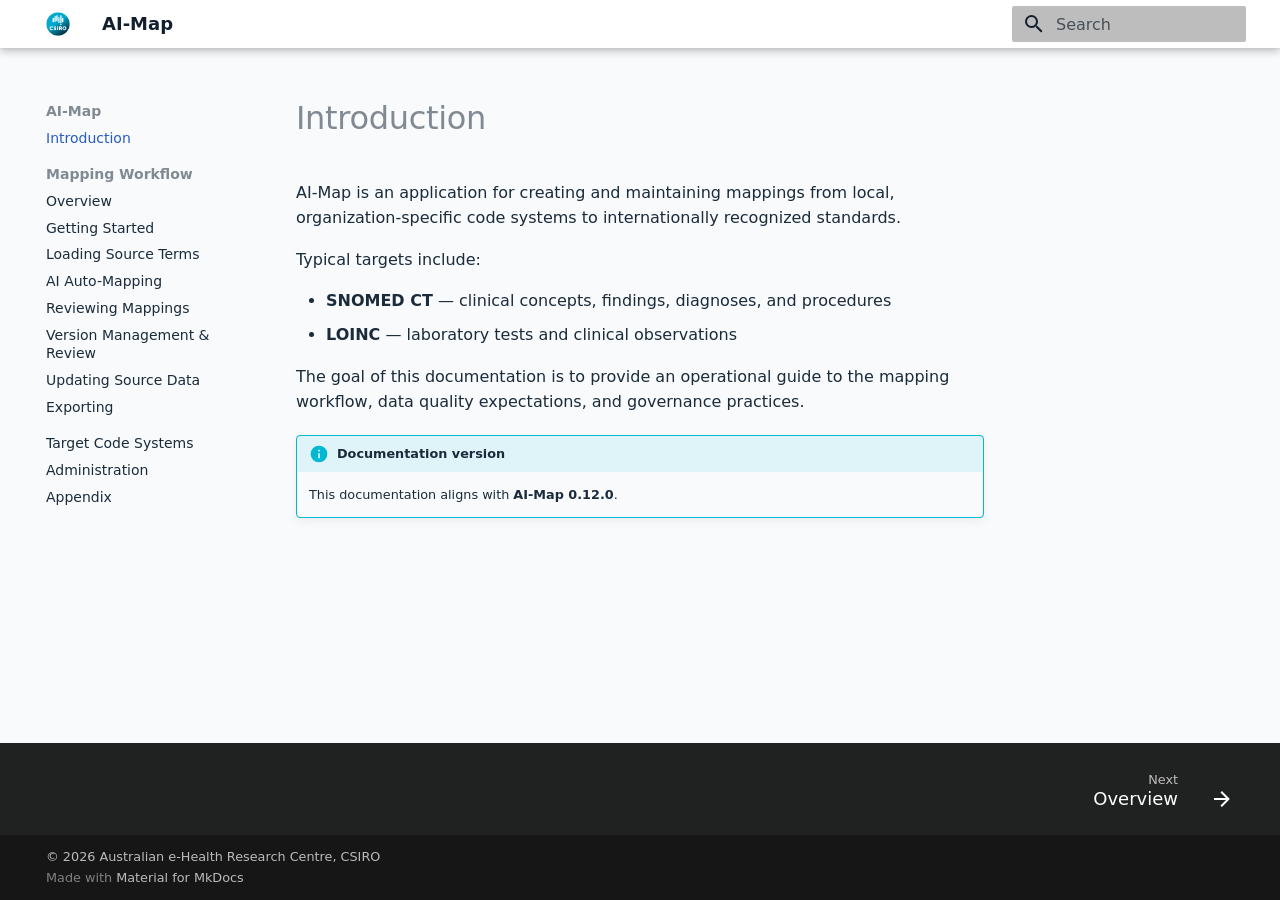
<file: index.html>
<!doctype html>
<html lang="en" class="no-js">
  <head>
    
      <meta charset="utf-8">
      <meta name="viewport" content="width=device-width,initial-scale=1">
      
        <meta name="description" content="Mapping Local Code Systems to SNOMED CT and LOINC">
      
      
        <meta name="author" content="AI-Map Team, AEHRC, CSIRO">
      
      
        <link rel="canonical" href="https://mjosborne1.github.io/ai-map-docs/">
      
      
      
        <link rel="next" href="mapping-workflow/">
      
      
        
      
      
      <link rel="icon" href="images/csiro-logo-small.png">
      <meta name="generator" content="mkdocs-1.6.1, mkdocs-material-9.7.6">
    
    
      
        <title>AI-Map</title>
      
    
    
      <link rel="stylesheet" href="assets/stylesheets/main.484c7ddc.min.css">
      
        
        <link rel="stylesheet" href="assets/stylesheets/palette.ab4e12ef.min.css">
      
      


    
    
      
    
    
      
    
    
      <link rel="stylesheet" href="stylesheets/extra.css">
    
    <script>__md_scope=new URL(".",location),__md_hash=e=>[...e].reduce(((e,_)=>(e<<5)-e+_.charCodeAt(0)),0),__md_get=(e,_=localStorage,t=__md_scope)=>JSON.parse(_.getItem(t.pathname+"."+e)),__md_set=(e,_,t=localStorage,a=__md_scope)=>{try{t.setItem(a.pathname+"."+e,JSON.stringify(_))}catch(e){}}</script>
    
      

    
    
  </head>
  
  
    
    
      
    
    
    
    
    <body dir="ltr" data-md-color-scheme="default" data-md-color-primary="custom" data-md-color-accent="custom">
  
    
    <input class="md-toggle" data-md-toggle="drawer" type="checkbox" id="__drawer" autocomplete="off">
    <input class="md-toggle" data-md-toggle="search" type="checkbox" id="__search" autocomplete="off">
    <label class="md-overlay" for="__drawer"></label>
    <div data-md-component="skip">
      
        
        <a href="#introduction" class="md-skip">
          Skip to content
        </a>
      
    </div>
    <div data-md-component="announce">
      
    </div>
    
    
      

  

<header class="md-header md-header--shadow" data-md-component="header">
  <nav class="md-header__inner md-grid" aria-label="Header">
    <a href="." title="AI-Map" class="md-header__button md-logo" aria-label="AI-Map" data-md-component="logo">
      
  <img src="images/csiro-logo-small.png" alt="logo">

    </a>
    <label class="md-header__button md-icon" for="__drawer">
      
      <svg xmlns="http://www.w3.org/2000/svg" viewBox="0 0 24 24"><path d="M3 6h18v2H3zm0 5h18v2H3zm0 5h18v2H3z"/></svg>
    </label>
    <div class="md-header__title" data-md-component="header-title">
      <div class="md-header__ellipsis">
        <div class="md-header__topic">
          <span class="md-ellipsis">
            AI-Map
          </span>
        </div>
        <div class="md-header__topic" data-md-component="header-topic">
          <span class="md-ellipsis">
            
              Introduction
            
          </span>
        </div>
      </div>
    </div>
    
      
        <form class="md-header__option" data-md-component="palette">
  
    
    
    
    <input class="md-option" data-md-color-media="" data-md-color-scheme="default" data-md-color-primary="custom" data-md-color-accent="custom"  aria-hidden="true"  type="radio" name="__palette" id="__palette_0">
    
  
</form>
      
    
    
      <script>var palette=__md_get("__palette");if(palette&&palette.color){if("(prefers-color-scheme)"===palette.color.media){var media=matchMedia("(prefers-color-scheme: light)"),input=document.querySelector(media.matches?"[data-md-color-media='(prefers-color-scheme: light)']":"[data-md-color-media='(prefers-color-scheme: dark)']");palette.color.media=input.getAttribute("data-md-color-media"),palette.color.scheme=input.getAttribute("data-md-color-scheme"),palette.color.primary=input.getAttribute("data-md-color-primary"),palette.color.accent=input.getAttribute("data-md-color-accent")}for(var[key,value]of Object.entries(palette.color))document.body.setAttribute("data-md-color-"+key,value)}</script>
    
    
    
      
      
        <label class="md-header__button md-icon" for="__search">
          
          <svg xmlns="http://www.w3.org/2000/svg" viewBox="0 0 24 24"><path d="M9.5 3A6.5 6.5 0 0 1 16 9.5c0 1.61-.59 3.09-1.56 4.23l.27.27h.79l5 5-1.5 1.5-5-5v-.79l-.27-.27A6.52 6.52 0 0 1 9.5 16 6.5 6.5 0 0 1 3 9.5 6.5 6.5 0 0 1 9.5 3m0 2C7 5 5 7 5 9.5S7 14 9.5 14 14 12 14 9.5 12 5 9.5 5"/></svg>
        </label>
        <div class="md-search" data-md-component="search" role="dialog">
  <label class="md-search__overlay" for="__search"></label>
  <div class="md-search__inner" role="search">
    <form class="md-search__form" name="search">
      <input type="text" class="md-search__input" name="query" aria-label="Search" placeholder="Search" autocapitalize="off" autocorrect="off" autocomplete="off" spellcheck="false" data-md-component="search-query" required>
      <label class="md-search__icon md-icon" for="__search">
        
        <svg xmlns="http://www.w3.org/2000/svg" viewBox="0 0 24 24"><path d="M9.5 3A6.5 6.5 0 0 1 16 9.5c0 1.61-.59 3.09-1.56 4.23l.27.27h.79l5 5-1.5 1.5-5-5v-.79l-.27-.27A6.52 6.52 0 0 1 9.5 16 6.5 6.5 0 0 1 3 9.5 6.5 6.5 0 0 1 9.5 3m0 2C7 5 5 7 5 9.5S7 14 9.5 14 14 12 14 9.5 12 5 9.5 5"/></svg>
        
        <svg xmlns="http://www.w3.org/2000/svg" viewBox="0 0 24 24"><path d="M20 11v2H8l5.5 5.5-1.42 1.42L4.16 12l7.92-7.92L13.5 5.5 8 11z"/></svg>
      </label>
      <nav class="md-search__options" aria-label="Search">
        
        <button type="reset" class="md-search__icon md-icon" title="Clear" aria-label="Clear" tabindex="-1">
          
          <svg xmlns="http://www.w3.org/2000/svg" viewBox="0 0 24 24"><path d="M19 6.41 17.59 5 12 10.59 6.41 5 5 6.41 10.59 12 5 17.59 6.41 19 12 13.41 17.59 19 19 17.59 13.41 12z"/></svg>
        </button>
      </nav>
      
        <div class="md-search__suggest" data-md-component="search-suggest"></div>
      
    </form>
    <div class="md-search__output">
      <div class="md-search__scrollwrap" tabindex="0" data-md-scrollfix>
        <div class="md-search-result" data-md-component="search-result">
          <div class="md-search-result__meta">
            Initializing search
          </div>
          <ol class="md-search-result__list" role="presentation"></ol>
        </div>
      </div>
    </div>
  </div>
</div>
      
    
    
  </nav>
  
</header>
    
    <div class="md-container" data-md-component="container">
      
      
        
          
        
      
      <main class="md-main" data-md-component="main">
        <div class="md-main__inner md-grid">
          
            
              
              <div class="md-sidebar md-sidebar--primary" data-md-component="sidebar" data-md-type="navigation" >
                <div class="md-sidebar__scrollwrap">
                  <div class="md-sidebar__inner">
                    



<nav class="md-nav md-nav--primary" aria-label="Navigation" data-md-level="0">
  <label class="md-nav__title" for="__drawer">
    <a href="." title="AI-Map" class="md-nav__button md-logo" aria-label="AI-Map" data-md-component="logo">
      
  <img src="images/csiro-logo-small.png" alt="logo">

    </a>
    AI-Map
  </label>
  
  <ul class="md-nav__list" data-md-scrollfix>
    
      
      
  
  
    
  
  
  
    <li class="md-nav__item md-nav__item--active">
      
      <input class="md-nav__toggle md-toggle" type="checkbox" id="__toc">
      
      
        
      
      
      <a href="." class="md-nav__link md-nav__link--active">
        
  
  
  <span class="md-ellipsis">
    
  
    Introduction
  

    
  </span>
  
  

      </a>
      
    </li>
  

    
      
      
  
  
  
  
    
    
    
    
      
        
        
      
    
    
    <li class="md-nav__item md-nav__item--section md-nav__item--nested">
      
        
        
        <input class="md-nav__toggle md-toggle " type="checkbox" id="__nav_2" >
        
          
          <label class="md-nav__link" for="__nav_2" id="__nav_2_label" tabindex="">
            
  
  
  <span class="md-ellipsis">
    
  
    Mapping Workflow
  

    
  </span>
  
  

            <span class="md-nav__icon md-icon"></span>
          </label>
        
        <nav class="md-nav" data-md-level="1" aria-labelledby="__nav_2_label" aria-expanded="false">
          <label class="md-nav__title" for="__nav_2">
            <span class="md-nav__icon md-icon"></span>
            
  
    Mapping Workflow
  

          </label>
          <ul class="md-nav__list" data-md-scrollfix>
            
              
                
  
  
  
  
    <li class="md-nav__item">
      <a href="mapping-workflow/" class="md-nav__link">
        
  
  
  <span class="md-ellipsis">
    
  
    Overview
  

    
  </span>
  
  

      </a>
    </li>
  

              
            
              
                
  
  
  
  
    <li class="md-nav__item">
      <a href="workflow/getting-started/" class="md-nav__link">
        
  
  
  <span class="md-ellipsis">
    
  
    Getting Started
  

    
  </span>
  
  

      </a>
    </li>
  

              
            
              
                
  
  
  
  
    <li class="md-nav__item">
      <a href="workflow/loading-source/" class="md-nav__link">
        
  
  
  <span class="md-ellipsis">
    
  
    Loading Source Terms
  

    
  </span>
  
  

      </a>
    </li>
  

              
            
              
                
  
  
  
  
    <li class="md-nav__item">
      <a href="workflow/auto-mapping/" class="md-nav__link">
        
  
  
  <span class="md-ellipsis">
    
  
    AI Auto-Mapping
  

    
  </span>
  
  

      </a>
    </li>
  

              
            
              
                
  
  
  
  
    <li class="md-nav__item">
      <a href="workflow/reviewing-mappings/" class="md-nav__link">
        
  
  
  <span class="md-ellipsis">
    
  
    Reviewing Mappings
  

    
  </span>
  
  

      </a>
    </li>
  

              
            
              
                
  
  
  
  
    <li class="md-nav__item">
      <a href="workflow/version-management/" class="md-nav__link">
        
  
  
  <span class="md-ellipsis">
    
  
    Version Management & Review
  

    
  </span>
  
  

      </a>
    </li>
  

              
            
              
                
  
  
  
  
    <li class="md-nav__item">
      <a href="workflow/updating-source/" class="md-nav__link">
        
  
  
  <span class="md-ellipsis">
    
  
    Updating Source Data
  

    
  </span>
  
  

      </a>
    </li>
  

              
            
              
                
  
  
  
  
    <li class="md-nav__item">
      <a href="workflow/exporting/" class="md-nav__link">
        
  
  
  <span class="md-ellipsis">
    
  
    Exporting
  

    
  </span>
  
  

      </a>
    </li>
  

              
            
          </ul>
        </nav>
      
    </li>
  

    
      
      
  
  
  
  
    <li class="md-nav__item">
      <a href="code-systems/" class="md-nav__link">
        
  
  
  <span class="md-ellipsis">
    
  
    Target Code Systems
  

    
  </span>
  
  

      </a>
    </li>
  

    
      
      
  
  
  
  
    <li class="md-nav__item">
      <a href="administration/" class="md-nav__link">
        
  
  
  <span class="md-ellipsis">
    
  
    Administration
  

    
  </span>
  
  

      </a>
    </li>
  

    
      
      
  
  
  
  
    <li class="md-nav__item">
      <a href="appendix/" class="md-nav__link">
        
  
  
  <span class="md-ellipsis">
    
  
    Appendix
  

    
  </span>
  
  

      </a>
    </li>
  

    
  </ul>
</nav>
                  </div>
                </div>
              </div>
            
            
              
              <div class="md-sidebar md-sidebar--secondary" data-md-component="sidebar" data-md-type="toc" >
                <div class="md-sidebar__scrollwrap">
                  <div class="md-sidebar__inner">
                    

<nav class="md-nav md-nav--secondary" aria-label="Table of contents">
  
  
  
    
  
  
</nav>
                  </div>
                </div>
              </div>
            
          
          
            <div class="md-content" data-md-component="content">
              
              <article class="md-content__inner md-typeset">
                
                  



<h1 id="introduction">Introduction</h1>
<p>AI-Map is an application for creating and maintaining mappings from local, organization-specific
code systems to internationally recognized standards.</p>
<p>Typical targets include:</p>
<ul>
<li><strong>SNOMED CT</strong> — clinical concepts, findings, diagnoses, and procedures</li>
<li><strong>LOINC</strong> — laboratory tests and clinical observations</li>
</ul>
<p>The goal of this documentation is to provide an operational guide to the mapping workflow,
data quality expectations, and governance practices.</p>
<div class="admonition info">
<p class="admonition-title">Documentation version</p>
<p>This documentation aligns with <strong>AI-Map 0.12.0</strong>.</p>
</div>












                
              </article>
            </div>
          
          
<script>var target=document.getElementById(location.hash.slice(1));target&&target.name&&(target.checked=target.name.startsWith("__tabbed_"))</script>
        </div>
        
          <button type="button" class="md-top md-icon" data-md-component="top" hidden>
  
  <svg xmlns="http://www.w3.org/2000/svg" viewBox="0 0 24 24"><path d="M13 20h-2V8l-5.5 5.5-1.42-1.42L12 4.16l7.92 7.92-1.42 1.42L13 8z"/></svg>
  Back to top
</button>
        
      </main>
      
        <footer class="md-footer">
  
    
      
      <nav class="md-footer__inner md-grid" aria-label="Footer" >
        
        
          
          <a href="mapping-workflow/" class="md-footer__link md-footer__link--next" aria-label="Next: Overview">
            <div class="md-footer__title">
              <span class="md-footer__direction">
                Next
              </span>
              <div class="md-ellipsis">
                Overview
              </div>
            </div>
            <div class="md-footer__button md-icon">
              
              <svg xmlns="http://www.w3.org/2000/svg" viewBox="0 0 24 24"><path d="M4 11v2h12l-5.5 5.5 1.42 1.42L19.84 12l-7.92-7.92L10.5 5.5 16 11z"/></svg>
            </div>
          </a>
        
      </nav>
    
  
  <div class="md-footer-meta md-typeset">
    <div class="md-footer-meta__inner md-grid">
      <div class="md-copyright">
  
    <div class="md-copyright__highlight">
      © 2026 Australian e-Health Research Centre, CSIRO
    </div>
  
  
    Made with
    <a href="https://squidfunk.github.io/mkdocs-material/" target="_blank" rel="noopener">
      Material for MkDocs
    </a>
  
</div>
      
    </div>
  </div>
</footer>
      
    </div>
    <div class="md-dialog" data-md-component="dialog">
      <div class="md-dialog__inner md-typeset"></div>
    </div>
    
    
    
      
      
      <script id="__config" type="application/json">{"annotate": null, "base": ".", "features": ["navigation.sections", "navigation.top", "navigation.footer", "toc.follow", "search.suggest", "search.highlight", "content.code.copy"], "search": "assets/javascripts/workers/search.2c215733.min.js", "tags": null, "translations": {"clipboard.copied": "Copied to clipboard", "clipboard.copy": "Copy to clipboard", "search.result.more.one": "1 more on this page", "search.result.more.other": "# more on this page", "search.result.none": "No matching documents", "search.result.one": "1 matching document", "search.result.other": "# matching documents", "search.result.placeholder": "Type to start searching", "search.result.term.missing": "Missing", "select.version": "Select version"}, "version": null}</script>
    
    
      <script src="assets/javascripts/bundle.79ae519e.min.js"></script>
      
    
  </body>
</html>
</file>
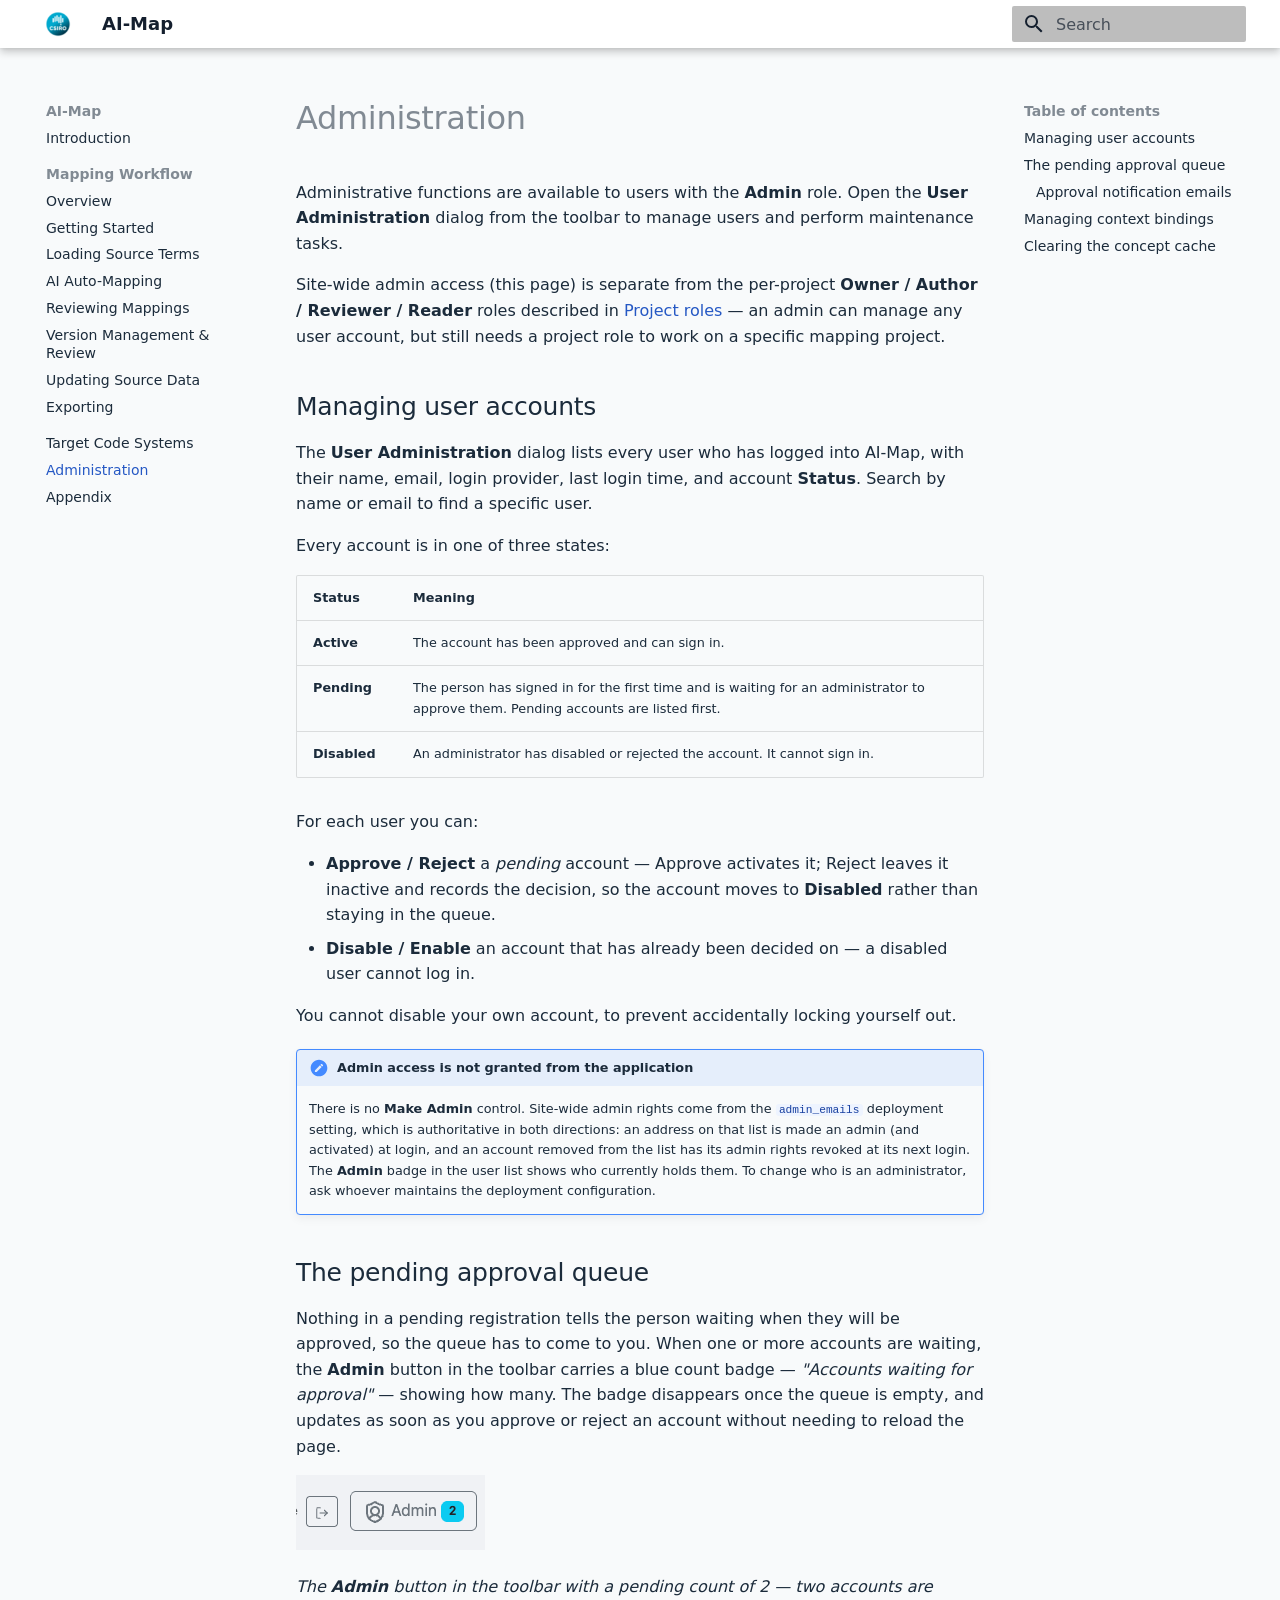
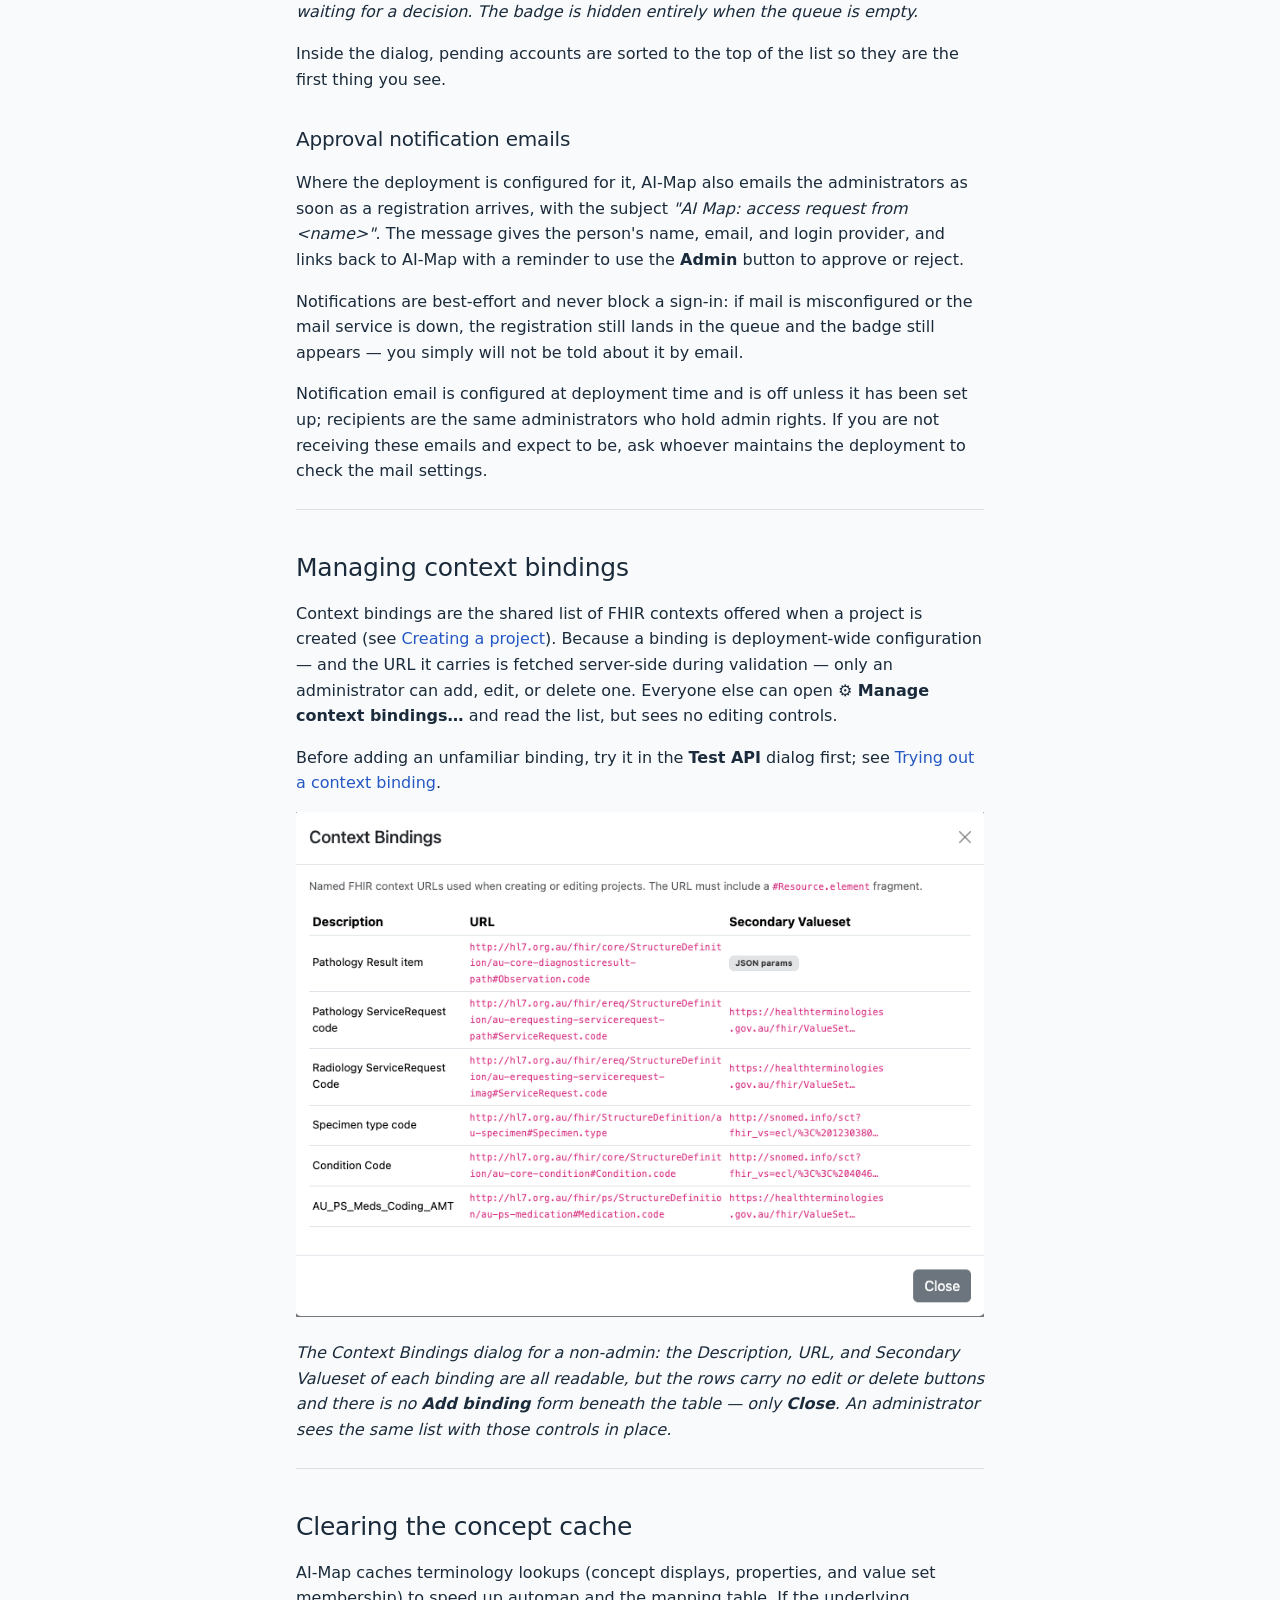
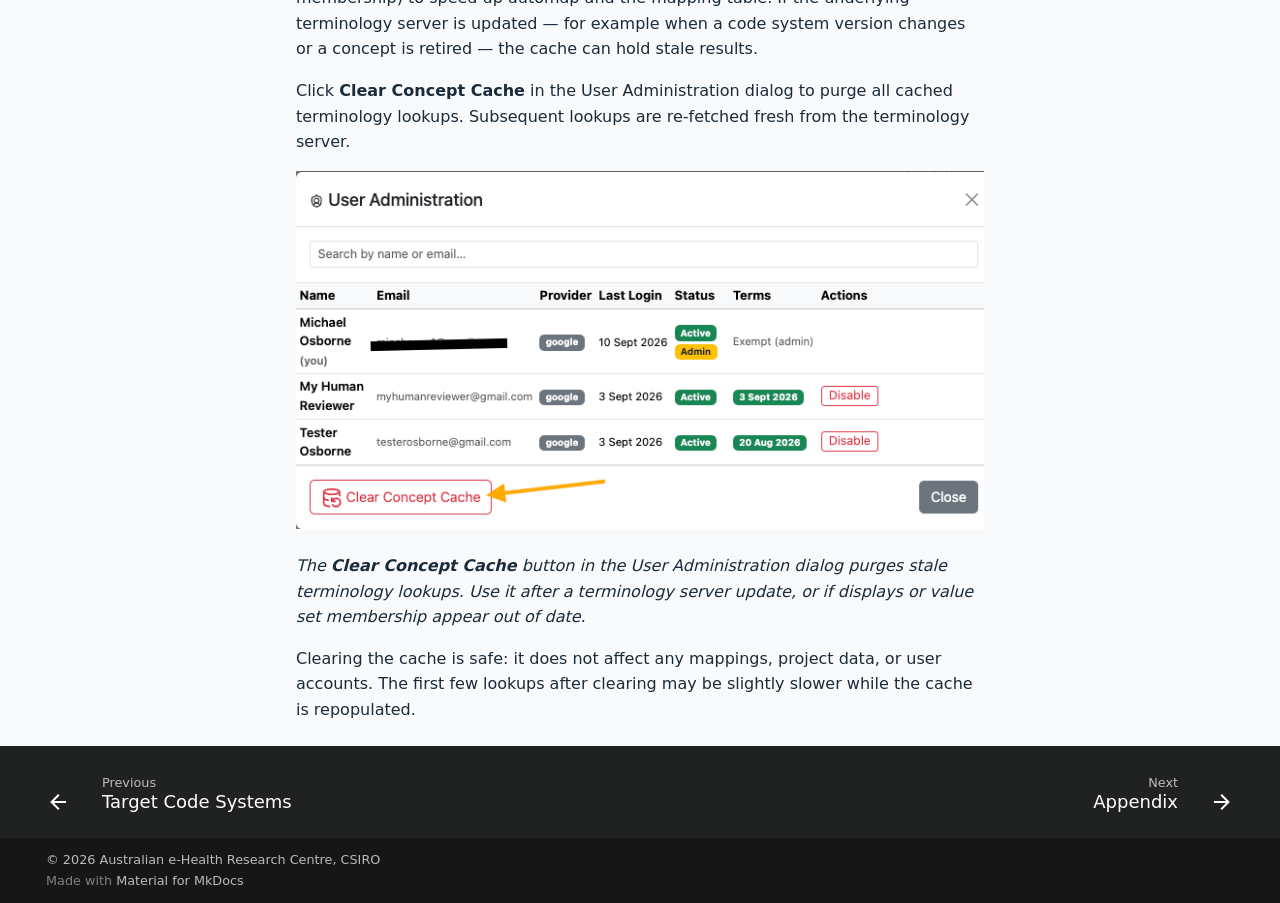
<file: administration/index.html>
<!doctype html>
<html lang="en" class="no-js">
  <head>
    
      <meta charset="utf-8">
      <meta name="viewport" content="width=device-width,initial-scale=1">
      
        <meta name="description" content="Mapping Local Code Systems to SNOMED CT and LOINC">
      
      
        <meta name="author" content="AI-Map Team, AEHRC, CSIRO">
      
      
        <link rel="canonical" href="https://mjosborne1.github.io/ai-map-docs/administration/">
      
      
        <link rel="prev" href="../code-systems/">
      
      
        <link rel="next" href="../appendix/">
      
      
        
      
      
      <link rel="icon" href="../images/csiro-logo-small.png">
      <meta name="generator" content="mkdocs-1.6.1, mkdocs-material-9.7.6">
    
    
      
        <title>Administration - AI-Map</title>
      
    
    
      <link rel="stylesheet" href="../assets/stylesheets/main.484c7ddc.min.css">
      
        
        <link rel="stylesheet" href="../assets/stylesheets/palette.ab4e12ef.min.css">
      
      


    
    
      
    
    
      
    
    
      <link rel="stylesheet" href="../stylesheets/extra.css">
    
    <script>__md_scope=new URL("..",location),__md_hash=e=>[...e].reduce(((e,_)=>(e<<5)-e+_.charCodeAt(0)),0),__md_get=(e,_=localStorage,t=__md_scope)=>JSON.parse(_.getItem(t.pathname+"."+e)),__md_set=(e,_,t=localStorage,a=__md_scope)=>{try{t.setItem(a.pathname+"."+e,JSON.stringify(_))}catch(e){}}</script>
    
      

    
    
  </head>
  
  
    
    
      
    
    
    
    
    <body dir="ltr" data-md-color-scheme="default" data-md-color-primary="custom" data-md-color-accent="custom">
  
    
    <input class="md-toggle" data-md-toggle="drawer" type="checkbox" id="__drawer" autocomplete="off">
    <input class="md-toggle" data-md-toggle="search" type="checkbox" id="__search" autocomplete="off">
    <label class="md-overlay" for="__drawer"></label>
    <div data-md-component="skip">
      
        
        <a href="#administration" class="md-skip">
          Skip to content
        </a>
      
    </div>
    <div data-md-component="announce">
      
    </div>
    
    
      

  

<header class="md-header md-header--shadow" data-md-component="header">
  <nav class="md-header__inner md-grid" aria-label="Header">
    <a href=".." title="AI-Map" class="md-header__button md-logo" aria-label="AI-Map" data-md-component="logo">
      
  <img src="../images/csiro-logo-small.png" alt="logo">

    </a>
    <label class="md-header__button md-icon" for="__drawer">
      
      <svg xmlns="http://www.w3.org/2000/svg" viewBox="0 0 24 24"><path d="M3 6h18v2H3zm0 5h18v2H3zm0 5h18v2H3z"/></svg>
    </label>
    <div class="md-header__title" data-md-component="header-title">
      <div class="md-header__ellipsis">
        <div class="md-header__topic">
          <span class="md-ellipsis">
            AI-Map
          </span>
        </div>
        <div class="md-header__topic" data-md-component="header-topic">
          <span class="md-ellipsis">
            
              Administration
            
          </span>
        </div>
      </div>
    </div>
    
      
        <form class="md-header__option" data-md-component="palette">
  
    
    
    
    <input class="md-option" data-md-color-media="" data-md-color-scheme="default" data-md-color-primary="custom" data-md-color-accent="custom"  aria-hidden="true"  type="radio" name="__palette" id="__palette_0">
    
  
</form>
      
    
    
      <script>var palette=__md_get("__palette");if(palette&&palette.color){if("(prefers-color-scheme)"===palette.color.media){var media=matchMedia("(prefers-color-scheme: light)"),input=document.querySelector(media.matches?"[data-md-color-media='(prefers-color-scheme: light)']":"[data-md-color-media='(prefers-color-scheme: dark)']");palette.color.media=input.getAttribute("data-md-color-media"),palette.color.scheme=input.getAttribute("data-md-color-scheme"),palette.color.primary=input.getAttribute("data-md-color-primary"),palette.color.accent=input.getAttribute("data-md-color-accent")}for(var[key,value]of Object.entries(palette.color))document.body.setAttribute("data-md-color-"+key,value)}</script>
    
    
    
      
      
        <label class="md-header__button md-icon" for="__search">
          
          <svg xmlns="http://www.w3.org/2000/svg" viewBox="0 0 24 24"><path d="M9.5 3A6.5 6.5 0 0 1 16 9.5c0 1.61-.59 3.09-1.56 4.23l.27.27h.79l5 5-1.5 1.5-5-5v-.79l-.27-.27A6.52 6.52 0 0 1 9.5 16 6.5 6.5 0 0 1 3 9.5 6.5 6.5 0 0 1 9.5 3m0 2C7 5 5 7 5 9.5S7 14 9.5 14 14 12 14 9.5 12 5 9.5 5"/></svg>
        </label>
        <div class="md-search" data-md-component="search" role="dialog">
  <label class="md-search__overlay" for="__search"></label>
  <div class="md-search__inner" role="search">
    <form class="md-search__form" name="search">
      <input type="text" class="md-search__input" name="query" aria-label="Search" placeholder="Search" autocapitalize="off" autocorrect="off" autocomplete="off" spellcheck="false" data-md-component="search-query" required>
      <label class="md-search__icon md-icon" for="__search">
        
        <svg xmlns="http://www.w3.org/2000/svg" viewBox="0 0 24 24"><path d="M9.5 3A6.5 6.5 0 0 1 16 9.5c0 1.61-.59 3.09-1.56 4.23l.27.27h.79l5 5-1.5 1.5-5-5v-.79l-.27-.27A6.52 6.52 0 0 1 9.5 16 6.5 6.5 0 0 1 3 9.5 6.5 6.5 0 0 1 9.5 3m0 2C7 5 5 7 5 9.5S7 14 9.5 14 14 12 14 9.5 12 5 9.5 5"/></svg>
        
        <svg xmlns="http://www.w3.org/2000/svg" viewBox="0 0 24 24"><path d="M20 11v2H8l5.5 5.5-1.42 1.42L4.16 12l7.92-7.92L13.5 5.5 8 11z"/></svg>
      </label>
      <nav class="md-search__options" aria-label="Search">
        
        <button type="reset" class="md-search__icon md-icon" title="Clear" aria-label="Clear" tabindex="-1">
          
          <svg xmlns="http://www.w3.org/2000/svg" viewBox="0 0 24 24"><path d="M19 6.41 17.59 5 12 10.59 6.41 5 5 6.41 10.59 12 5 17.59 6.41 19 12 13.41 17.59 19 19 17.59 13.41 12z"/></svg>
        </button>
      </nav>
      
        <div class="md-search__suggest" data-md-component="search-suggest"></div>
      
    </form>
    <div class="md-search__output">
      <div class="md-search__scrollwrap" tabindex="0" data-md-scrollfix>
        <div class="md-search-result" data-md-component="search-result">
          <div class="md-search-result__meta">
            Initializing search
          </div>
          <ol class="md-search-result__list" role="presentation"></ol>
        </div>
      </div>
    </div>
  </div>
</div>
      
    
    
  </nav>
  
</header>
    
    <div class="md-container" data-md-component="container">
      
      
        
          
        
      
      <main class="md-main" data-md-component="main">
        <div class="md-main__inner md-grid">
          
            
              
              <div class="md-sidebar md-sidebar--primary" data-md-component="sidebar" data-md-type="navigation" >
                <div class="md-sidebar__scrollwrap">
                  <div class="md-sidebar__inner">
                    



<nav class="md-nav md-nav--primary" aria-label="Navigation" data-md-level="0">
  <label class="md-nav__title" for="__drawer">
    <a href=".." title="AI-Map" class="md-nav__button md-logo" aria-label="AI-Map" data-md-component="logo">
      
  <img src="../images/csiro-logo-small.png" alt="logo">

    </a>
    AI-Map
  </label>
  
  <ul class="md-nav__list" data-md-scrollfix>
    
      
      
  
  
  
  
    <li class="md-nav__item">
      <a href=".." class="md-nav__link">
        
  
  
  <span class="md-ellipsis">
    
  
    Introduction
  

    
  </span>
  
  

      </a>
    </li>
  

    
      
      
  
  
  
  
    
    
    
    
      
        
        
      
    
    
    <li class="md-nav__item md-nav__item--section md-nav__item--nested">
      
        
        
        <input class="md-nav__toggle md-toggle " type="checkbox" id="__nav_2" >
        
          
          <label class="md-nav__link" for="__nav_2" id="__nav_2_label" tabindex="">
            
  
  
  <span class="md-ellipsis">
    
  
    Mapping Workflow
  

    
  </span>
  
  

            <span class="md-nav__icon md-icon"></span>
          </label>
        
        <nav class="md-nav" data-md-level="1" aria-labelledby="__nav_2_label" aria-expanded="false">
          <label class="md-nav__title" for="__nav_2">
            <span class="md-nav__icon md-icon"></span>
            
  
    Mapping Workflow
  

          </label>
          <ul class="md-nav__list" data-md-scrollfix>
            
              
                
  
  
  
  
    <li class="md-nav__item">
      <a href="../mapping-workflow/" class="md-nav__link">
        
  
  
  <span class="md-ellipsis">
    
  
    Overview
  

    
  </span>
  
  

      </a>
    </li>
  

              
            
              
                
  
  
  
  
    <li class="md-nav__item">
      <a href="../workflow/getting-started/" class="md-nav__link">
        
  
  
  <span class="md-ellipsis">
    
  
    Getting Started
  

    
  </span>
  
  

      </a>
    </li>
  

              
            
              
                
  
  
  
  
    <li class="md-nav__item">
      <a href="../workflow/loading-source/" class="md-nav__link">
        
  
  
  <span class="md-ellipsis">
    
  
    Loading Source Terms
  

    
  </span>
  
  

      </a>
    </li>
  

              
            
              
                
  
  
  
  
    <li class="md-nav__item">
      <a href="../workflow/auto-mapping/" class="md-nav__link">
        
  
  
  <span class="md-ellipsis">
    
  
    AI Auto-Mapping
  

    
  </span>
  
  

      </a>
    </li>
  

              
            
              
                
  
  
  
  
    <li class="md-nav__item">
      <a href="../workflow/reviewing-mappings/" class="md-nav__link">
        
  
  
  <span class="md-ellipsis">
    
  
    Reviewing Mappings
  

    
  </span>
  
  

      </a>
    </li>
  

              
            
              
                
  
  
  
  
    <li class="md-nav__item">
      <a href="../workflow/version-management/" class="md-nav__link">
        
  
  
  <span class="md-ellipsis">
    
  
    Version Management & Review
  

    
  </span>
  
  

      </a>
    </li>
  

              
            
              
                
  
  
  
  
    <li class="md-nav__item">
      <a href="../workflow/updating-source/" class="md-nav__link">
        
  
  
  <span class="md-ellipsis">
    
  
    Updating Source Data
  

    
  </span>
  
  

      </a>
    </li>
  

              
            
              
                
  
  
  
  
    <li class="md-nav__item">
      <a href="../workflow/exporting/" class="md-nav__link">
        
  
  
  <span class="md-ellipsis">
    
  
    Exporting
  

    
  </span>
  
  

      </a>
    </li>
  

              
            
          </ul>
        </nav>
      
    </li>
  

    
      
      
  
  
  
  
    <li class="md-nav__item">
      <a href="../code-systems/" class="md-nav__link">
        
  
  
  <span class="md-ellipsis">
    
  
    Target Code Systems
  

    
  </span>
  
  

      </a>
    </li>
  

    
      
      
  
  
    
  
  
  
    <li class="md-nav__item md-nav__item--active">
      
      <input class="md-nav__toggle md-toggle" type="checkbox" id="__toc">
      
      
        
      
      
        <label class="md-nav__link md-nav__link--active" for="__toc">
          
  
  
  <span class="md-ellipsis">
    
  
    Administration
  

    
  </span>
  
  

          <span class="md-nav__icon md-icon"></span>
        </label>
      
      <a href="./" class="md-nav__link md-nav__link--active">
        
  
  
  <span class="md-ellipsis">
    
  
    Administration
  

    
  </span>
  
  

      </a>
      
        

<nav class="md-nav md-nav--secondary" aria-label="Table of contents">
  
  
  
    
  
  
    <label class="md-nav__title" for="__toc">
      <span class="md-nav__icon md-icon"></span>
      Table of contents
    </label>
    <ul class="md-nav__list" data-md-component="toc" data-md-scrollfix>
      
        <li class="md-nav__item">
  <a href="#managing-user-accounts" class="md-nav__link">
    <span class="md-ellipsis">
      
        Managing user accounts
      
    </span>
  </a>
  
</li>
      
        <li class="md-nav__item">
  <a href="#the-pending-approval-queue" class="md-nav__link">
    <span class="md-ellipsis">
      
        The pending approval queue
      
    </span>
  </a>
  
    <nav class="md-nav" aria-label="The pending approval queue">
      <ul class="md-nav__list">
        
          <li class="md-nav__item">
  <a href="#approval-notification-emails" class="md-nav__link">
    <span class="md-ellipsis">
      
        Approval notification emails
      
    </span>
  </a>
  
</li>
        
      </ul>
    </nav>
  
</li>
      
        <li class="md-nav__item">
  <a href="#managing-context-bindings" class="md-nav__link">
    <span class="md-ellipsis">
      
        Managing context bindings
      
    </span>
  </a>
  
</li>
      
        <li class="md-nav__item">
  <a href="#clearing-the-concept-cache" class="md-nav__link">
    <span class="md-ellipsis">
      
        Clearing the concept cache
      
    </span>
  </a>
  
</li>
      
    </ul>
  
</nav>
      
    </li>
  

    
      
      
  
  
  
  
    <li class="md-nav__item">
      <a href="../appendix/" class="md-nav__link">
        
  
  
  <span class="md-ellipsis">
    
  
    Appendix
  

    
  </span>
  
  

      </a>
    </li>
  

    
  </ul>
</nav>
                  </div>
                </div>
              </div>
            
            
              
              <div class="md-sidebar md-sidebar--secondary" data-md-component="sidebar" data-md-type="toc" >
                <div class="md-sidebar__scrollwrap">
                  <div class="md-sidebar__inner">
                    

<nav class="md-nav md-nav--secondary" aria-label="Table of contents">
  
  
  
    
  
  
    <label class="md-nav__title" for="__toc">
      <span class="md-nav__icon md-icon"></span>
      Table of contents
    </label>
    <ul class="md-nav__list" data-md-component="toc" data-md-scrollfix>
      
        <li class="md-nav__item">
  <a href="#managing-user-accounts" class="md-nav__link">
    <span class="md-ellipsis">
      
        Managing user accounts
      
    </span>
  </a>
  
</li>
      
        <li class="md-nav__item">
  <a href="#the-pending-approval-queue" class="md-nav__link">
    <span class="md-ellipsis">
      
        The pending approval queue
      
    </span>
  </a>
  
    <nav class="md-nav" aria-label="The pending approval queue">
      <ul class="md-nav__list">
        
          <li class="md-nav__item">
  <a href="#approval-notification-emails" class="md-nav__link">
    <span class="md-ellipsis">
      
        Approval notification emails
      
    </span>
  </a>
  
</li>
        
      </ul>
    </nav>
  
</li>
      
        <li class="md-nav__item">
  <a href="#managing-context-bindings" class="md-nav__link">
    <span class="md-ellipsis">
      
        Managing context bindings
      
    </span>
  </a>
  
</li>
      
        <li class="md-nav__item">
  <a href="#clearing-the-concept-cache" class="md-nav__link">
    <span class="md-ellipsis">
      
        Clearing the concept cache
      
    </span>
  </a>
  
</li>
      
    </ul>
  
</nav>
                  </div>
                </div>
              </div>
            
          
          
            <div class="md-content" data-md-component="content">
              
              <article class="md-content__inner md-typeset">
                
                  



<h1 id="administration">Administration</h1>
<p>Administrative functions are available to users with the <strong>Admin</strong> role. Open the <strong>User Administration</strong> dialog from the toolbar to manage users and perform maintenance tasks.</p>
<p>Site-wide admin access (this page) is separate from the per-project <strong>Owner / Author / Reviewer / Reader</strong> roles described in <a href="../workflow/version-management/#project-roles">Project roles</a> — an admin can manage any user account, but still needs a project role to work on a specific mapping project.</p>
<h2 id="managing-user-accounts">Managing user accounts</h2>
<p>The <strong>User Administration</strong> dialog lists every user who has logged into AI-Map, with their name, email, login provider, last login time, and account <strong>Status</strong>. Search by name or email to find a specific user.</p>
<p>Every account is in one of three states:</p>
<table>
<thead>
<tr>
<th>Status</th>
<th>Meaning</th>
</tr>
</thead>
<tbody>
<tr>
<td><strong>Active</strong></td>
<td>The account has been approved and can sign in.</td>
</tr>
<tr>
<td><strong>Pending</strong></td>
<td>The person has signed in for the first time and is waiting for an administrator to approve them. Pending accounts are listed first.</td>
</tr>
<tr>
<td><strong>Disabled</strong></td>
<td>An administrator has disabled or rejected the account. It cannot sign in.</td>
</tr>
</tbody>
</table>
<p>For each user you can:</p>
<ul>
<li><strong>Approve / Reject</strong> a <em>pending</em> account — Approve activates it; Reject leaves it inactive and records the decision, so the account moves to <strong>Disabled</strong> rather than staying in the queue.</li>
<li><strong>Disable / Enable</strong> an account that has already been decided on — a disabled user cannot log in.</li>
</ul>
<p>You cannot disable your own account, to prevent accidentally locking yourself out.</p>
<!-- TODO screenshot 60-AdminPendingApproveReject.png — the User Administration dialog with a
     Pending row showing its blue badge and the green Approve / red Reject buttons, alongside
     an Active row for contrast. Needs a real pending registration to stage.
     TODO screenshot (optional) 61-RejectConfirm.png — the Reject confirmation dialog. -->

<div class="admonition note">
<p class="admonition-title">Admin access is not granted from the application</p>
<p>There is no <strong>Make Admin</strong> control. Site-wide admin rights come from the <code>admin_emails</code>
deployment setting, which is authoritative in both directions: an address on that list is
made an admin (and activated) at login, and an account removed from the list has its admin
rights revoked at its next login. The <strong>Admin</strong> badge in the user list shows who currently
holds them. To change who is an administrator, ask whoever maintains the deployment
configuration.</p>
</div>
<h2 id="the-pending-approval-queue">The pending approval queue</h2>
<p>Nothing in a pending registration tells the person waiting when they will be approved, so the
queue has to come to you. When one or more accounts are waiting, the <strong>Admin</strong> button in the
toolbar carries a blue count badge — <em>"Accounts waiting for approval"</em> — showing how many.
The badge disappears once the queue is empty, and updates as soon as you approve or reject
an account without needing to reload the page.</p>
<p><img alt="Admin button with pending count badge" src="../images/workflow/59-AdminPendingBadge.png" /></p>
<p><em>The <strong>Admin</strong> button in the toolbar with a pending count of 2 — two accounts are waiting for
a decision. The badge is hidden entirely when the queue is empty.</em></p>
<p>Inside the dialog, pending accounts are sorted to the top of the list so they are the first
thing you see.</p>
<h3 id="approval-notification-emails">Approval notification emails</h3>
<p>Where the deployment is configured for it, AI-Map also emails the administrators as soon as a
registration arrives, with the subject <em>"AI Map: access request from &lt;name&gt;"</em>. The message
gives the person's name, email, and login provider, and links back to AI-Map with a reminder
to use the <strong>Admin</strong> button to approve or reject.</p>
<p>Notifications are best-effort and never block a sign-in: if mail is misconfigured or the mail
service is down, the registration still lands in the queue and the badge still appears — you
simply will not be told about it by email.</p>
<p>Notification email is configured at deployment time and is off unless it has been set up;
recipients are the same administrators who hold admin rights. If you are not receiving these
emails and expect to be, ask whoever maintains the deployment to check the mail settings.</p>
<hr />
<h2 id="managing-context-bindings">Managing context bindings</h2>
<p>Context bindings are the shared list of FHIR contexts offered when a project is created (see
<a href="../workflow/getting-started/#creating-a-project">Creating a project</a>). Because a binding is
deployment-wide configuration — and the URL it carries is fetched server-side during
validation — only an administrator can add, edit, or delete one. Everyone else can open
<strong>⚙ Manage context bindings…</strong> and read the list, but sees no editing controls.</p>
<p>Before adding an unfamiliar binding, try it in the <strong>Test API</strong> dialog first; see
<a href="../appendix/#trying-out-a-context-binding">Trying out a context binding</a>.</p>
<p><img alt="Context Bindings dialog as a non-admin sees it" src="../images/workflow/65-ContextBindingsReadOnly.png" /></p>
<p><em>The Context Bindings dialog for a non-admin: the Description, URL, and Secondary Valueset of
each binding are all readable, but the rows carry no edit or delete buttons and there is no
<strong>Add binding</strong> form beneath the table — only <strong>Close</strong>. An administrator sees the same list
with those controls in place.</em></p>
<hr />
<h2 id="clearing-the-concept-cache">Clearing the concept cache</h2>
<p>AI-Map caches terminology lookups (concept displays, properties, and value set membership) to speed up automap and the mapping table. If the underlying terminology server is updated — for example when a code system version changes or a concept is retired — the cache can hold stale results.</p>
<p>Click <strong>Clear Concept Cache</strong> in the User Administration dialog to purge all cached terminology lookups. Subsequent lookups are re-fetched fresh from the terminology server.</p>
<p><img alt="Clear Concept Cache button in User Administration" src="../images/workflow/51-AdminClearConceptCache.png" /></p>
<p><em>The <strong>Clear Concept Cache</strong> button in the User Administration dialog purges stale terminology lookups. Use it after a terminology server update, or if displays or value set membership appear out of date.</em></p>
<p>Clearing the cache is safe: it does not affect any mappings, project data, or user accounts. The first few lookups after clearing may be slightly slower while the cache is repopulated.</p>












                
              </article>
            </div>
          
          
<script>var target=document.getElementById(location.hash.slice(1));target&&target.name&&(target.checked=target.name.startsWith("__tabbed_"))</script>
        </div>
        
          <button type="button" class="md-top md-icon" data-md-component="top" hidden>
  
  <svg xmlns="http://www.w3.org/2000/svg" viewBox="0 0 24 24"><path d="M13 20h-2V8l-5.5 5.5-1.42-1.42L12 4.16l7.92 7.92-1.42 1.42L13 8z"/></svg>
  Back to top
</button>
        
      </main>
      
        <footer class="md-footer">
  
    
      
      <nav class="md-footer__inner md-grid" aria-label="Footer" >
        
          
          <a href="../code-systems/" class="md-footer__link md-footer__link--prev" aria-label="Previous: Target Code Systems">
            <div class="md-footer__button md-icon">
              
              <svg xmlns="http://www.w3.org/2000/svg" viewBox="0 0 24 24"><path d="M20 11v2H8l5.5 5.5-1.42 1.42L4.16 12l7.92-7.92L13.5 5.5 8 11z"/></svg>
            </div>
            <div class="md-footer__title">
              <span class="md-footer__direction">
                Previous
              </span>
              <div class="md-ellipsis">
                Target Code Systems
              </div>
            </div>
          </a>
        
        
          
          <a href="../appendix/" class="md-footer__link md-footer__link--next" aria-label="Next: Appendix">
            <div class="md-footer__title">
              <span class="md-footer__direction">
                Next
              </span>
              <div class="md-ellipsis">
                Appendix
              </div>
            </div>
            <div class="md-footer__button md-icon">
              
              <svg xmlns="http://www.w3.org/2000/svg" viewBox="0 0 24 24"><path d="M4 11v2h12l-5.5 5.5 1.42 1.42L19.84 12l-7.92-7.92L10.5 5.5 16 11z"/></svg>
            </div>
          </a>
        
      </nav>
    
  
  <div class="md-footer-meta md-typeset">
    <div class="md-footer-meta__inner md-grid">
      <div class="md-copyright">
  
    <div class="md-copyright__highlight">
      © 2026 Australian e-Health Research Centre, CSIRO
    </div>
  
  
    Made with
    <a href="https://squidfunk.github.io/mkdocs-material/" target="_blank" rel="noopener">
      Material for MkDocs
    </a>
  
</div>
      
    </div>
  </div>
</footer>
      
    </div>
    <div class="md-dialog" data-md-component="dialog">
      <div class="md-dialog__inner md-typeset"></div>
    </div>
    
    
    
      
      
      <script id="__config" type="application/json">{"annotate": null, "base": "..", "features": ["navigation.sections", "navigation.top", "navigation.footer", "toc.follow", "search.suggest", "search.highlight", "content.code.copy"], "search": "../assets/javascripts/workers/search.2c215733.min.js", "tags": null, "translations": {"clipboard.copied": "Copied to clipboard", "clipboard.copy": "Copy to clipboard", "search.result.more.one": "1 more on this page", "search.result.more.other": "# more on this page", "search.result.none": "No matching documents", "search.result.one": "1 matching document", "search.result.other": "# matching documents", "search.result.placeholder": "Type to start searching", "search.result.term.missing": "Missing", "select.version": "Select version"}, "version": null}</script>
    
    
      <script src="../assets/javascripts/bundle.79ae519e.min.js"></script>
      
    
  </body>
</html>
</file>
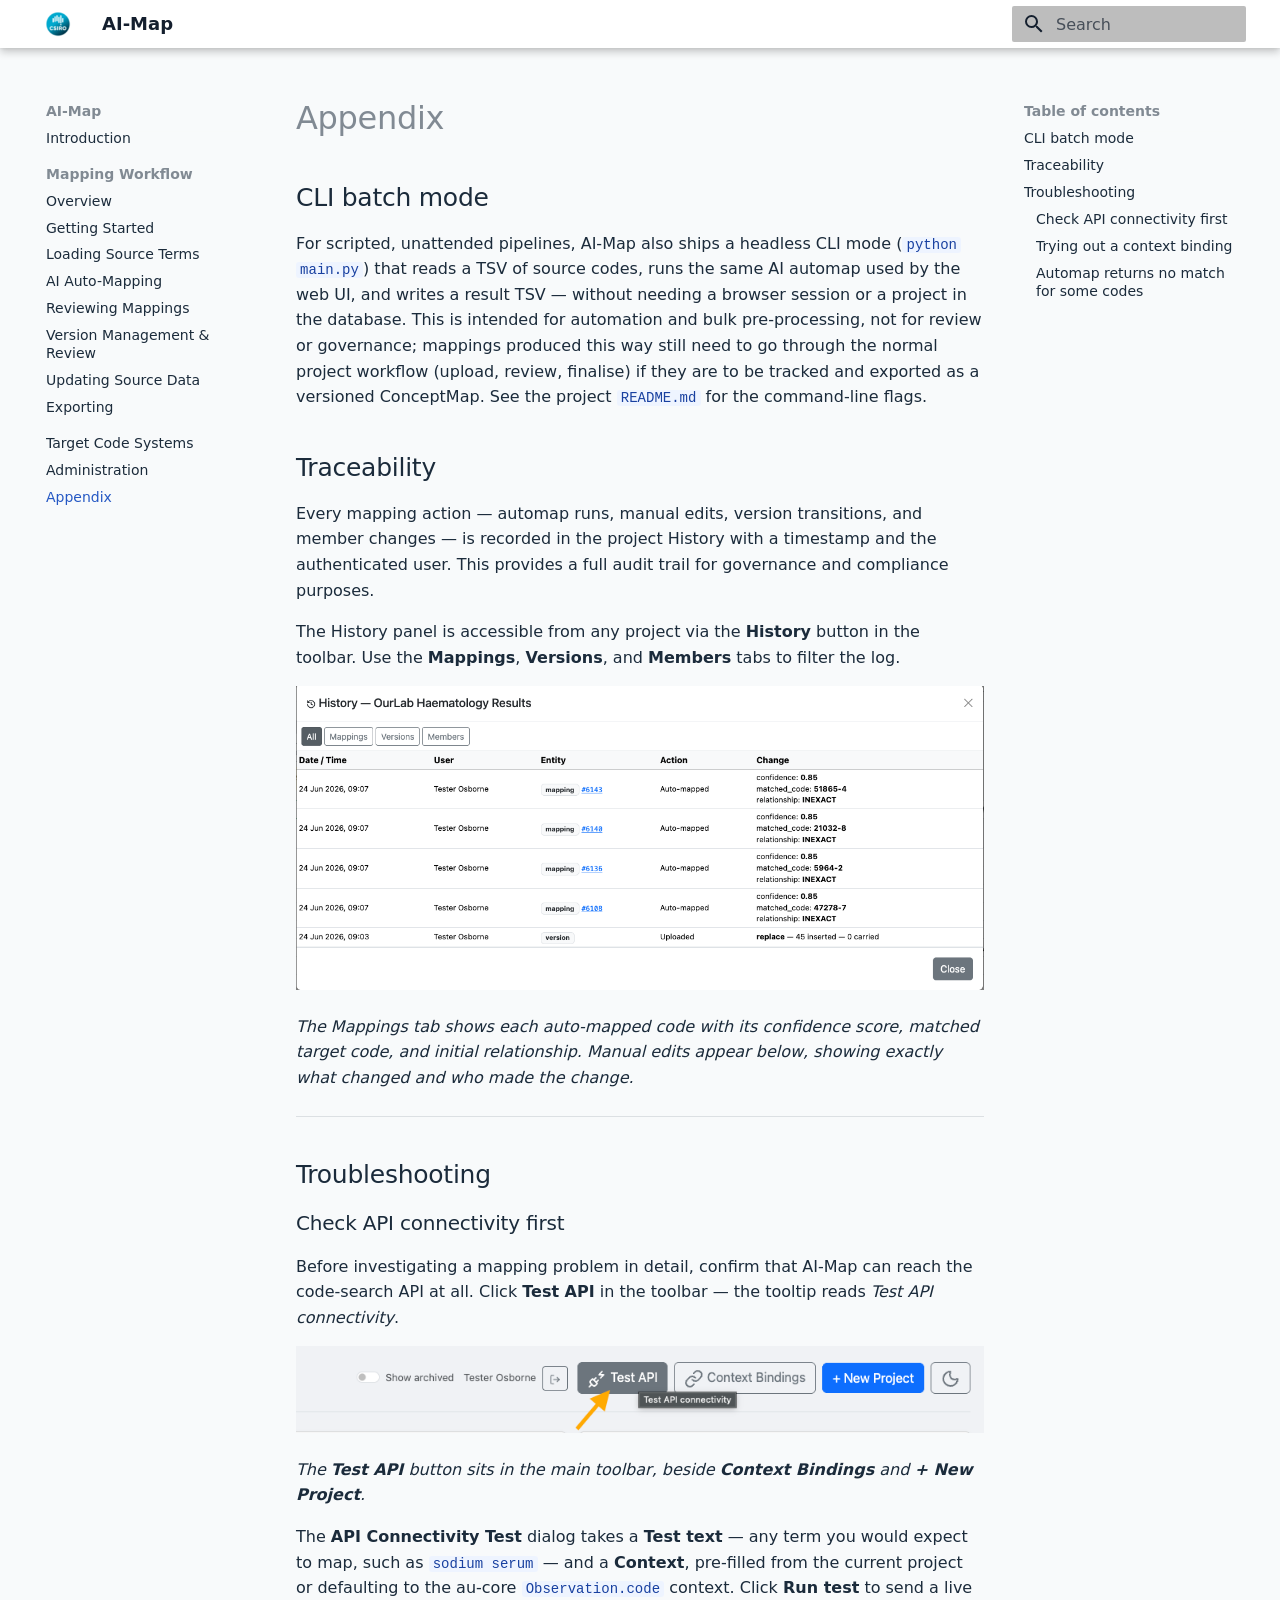
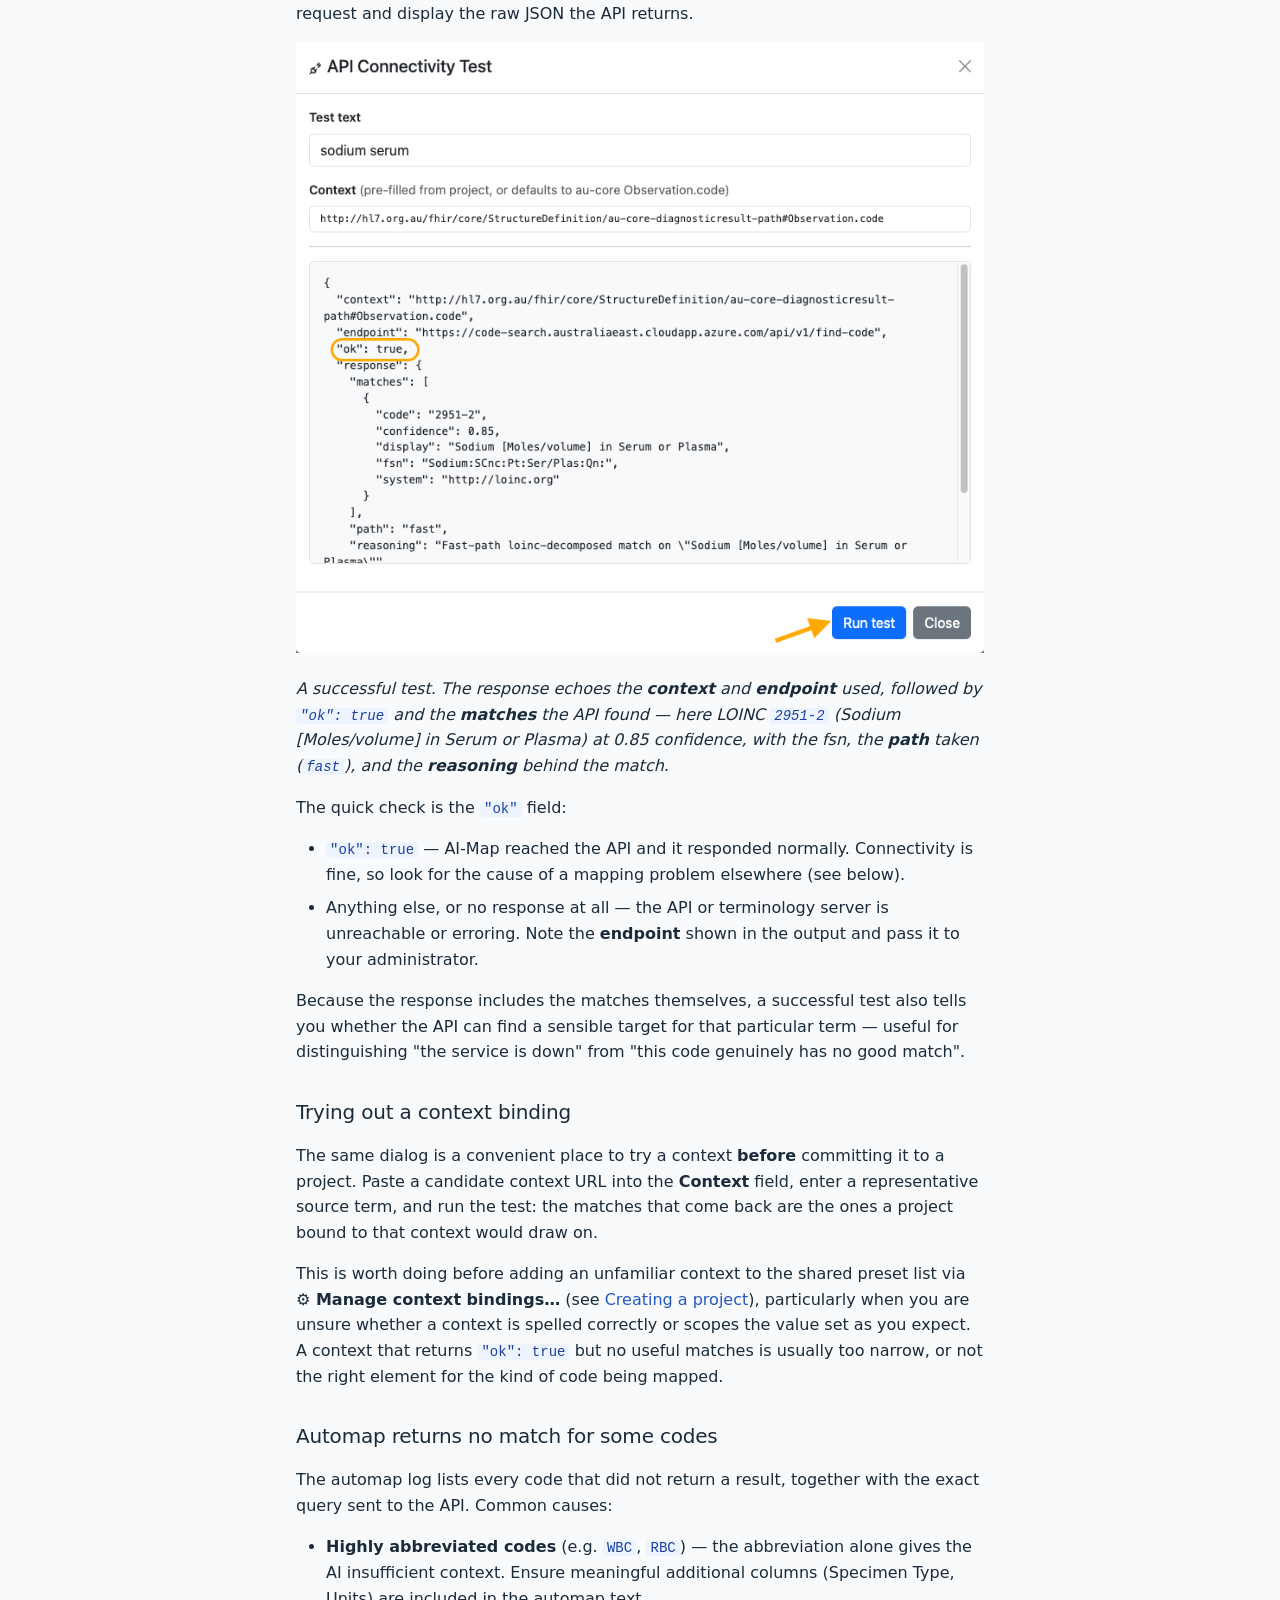
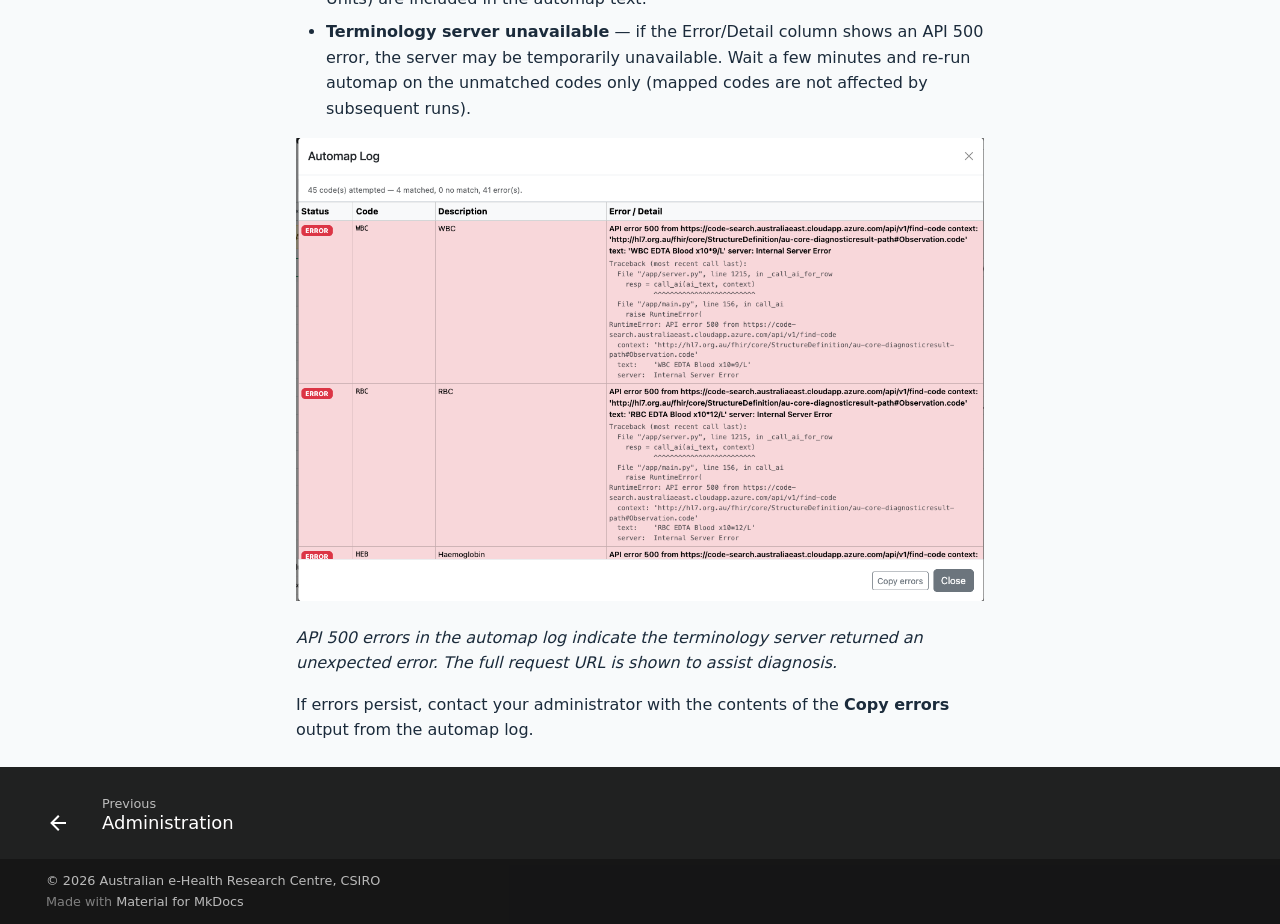
<file: appendix/index.html>
<!doctype html>
<html lang="en" class="no-js">
  <head>
    
      <meta charset="utf-8">
      <meta name="viewport" content="width=device-width,initial-scale=1">
      
        <meta name="description" content="Mapping Local Code Systems to SNOMED CT and LOINC">
      
      
        <meta name="author" content="AI-Map Team, AEHRC, CSIRO">
      
      
        <link rel="canonical" href="https://mjosborne1.github.io/ai-map-docs/appendix/">
      
      
        <link rel="prev" href="../administration/">
      
      
      
        
      
      
      <link rel="icon" href="../images/csiro-logo-small.png">
      <meta name="generator" content="mkdocs-1.6.1, mkdocs-material-9.7.6">
    
    
      
        <title>Appendix - AI-Map</title>
      
    
    
      <link rel="stylesheet" href="../assets/stylesheets/main.484c7ddc.min.css">
      
        
        <link rel="stylesheet" href="../assets/stylesheets/palette.ab4e12ef.min.css">
      
      


    
    
      
    
    
      
    
    
      <link rel="stylesheet" href="../stylesheets/extra.css">
    
    <script>__md_scope=new URL("..",location),__md_hash=e=>[...e].reduce(((e,_)=>(e<<5)-e+_.charCodeAt(0)),0),__md_get=(e,_=localStorage,t=__md_scope)=>JSON.parse(_.getItem(t.pathname+"."+e)),__md_set=(e,_,t=localStorage,a=__md_scope)=>{try{t.setItem(a.pathname+"."+e,JSON.stringify(_))}catch(e){}}</script>
    
      

    
    
  </head>
  
  
    
    
      
    
    
    
    
    <body dir="ltr" data-md-color-scheme="default" data-md-color-primary="custom" data-md-color-accent="custom">
  
    
    <input class="md-toggle" data-md-toggle="drawer" type="checkbox" id="__drawer" autocomplete="off">
    <input class="md-toggle" data-md-toggle="search" type="checkbox" id="__search" autocomplete="off">
    <label class="md-overlay" for="__drawer"></label>
    <div data-md-component="skip">
      
        
        <a href="#appendix" class="md-skip">
          Skip to content
        </a>
      
    </div>
    <div data-md-component="announce">
      
    </div>
    
    
      

  

<header class="md-header md-header--shadow" data-md-component="header">
  <nav class="md-header__inner md-grid" aria-label="Header">
    <a href=".." title="AI-Map" class="md-header__button md-logo" aria-label="AI-Map" data-md-component="logo">
      
  <img src="../images/csiro-logo-small.png" alt="logo">

    </a>
    <label class="md-header__button md-icon" for="__drawer">
      
      <svg xmlns="http://www.w3.org/2000/svg" viewBox="0 0 24 24"><path d="M3 6h18v2H3zm0 5h18v2H3zm0 5h18v2H3z"/></svg>
    </label>
    <div class="md-header__title" data-md-component="header-title">
      <div class="md-header__ellipsis">
        <div class="md-header__topic">
          <span class="md-ellipsis">
            AI-Map
          </span>
        </div>
        <div class="md-header__topic" data-md-component="header-topic">
          <span class="md-ellipsis">
            
              Appendix
            
          </span>
        </div>
      </div>
    </div>
    
      
        <form class="md-header__option" data-md-component="palette">
  
    
    
    
    <input class="md-option" data-md-color-media="" data-md-color-scheme="default" data-md-color-primary="custom" data-md-color-accent="custom"  aria-hidden="true"  type="radio" name="__palette" id="__palette_0">
    
  
</form>
      
    
    
      <script>var palette=__md_get("__palette");if(palette&&palette.color){if("(prefers-color-scheme)"===palette.color.media){var media=matchMedia("(prefers-color-scheme: light)"),input=document.querySelector(media.matches?"[data-md-color-media='(prefers-color-scheme: light)']":"[data-md-color-media='(prefers-color-scheme: dark)']");palette.color.media=input.getAttribute("data-md-color-media"),palette.color.scheme=input.getAttribute("data-md-color-scheme"),palette.color.primary=input.getAttribute("data-md-color-primary"),palette.color.accent=input.getAttribute("data-md-color-accent")}for(var[key,value]of Object.entries(palette.color))document.body.setAttribute("data-md-color-"+key,value)}</script>
    
    
    
      
      
        <label class="md-header__button md-icon" for="__search">
          
          <svg xmlns="http://www.w3.org/2000/svg" viewBox="0 0 24 24"><path d="M9.5 3A6.5 6.5 0 0 1 16 9.5c0 1.61-.59 3.09-1.56 4.23l.27.27h.79l5 5-1.5 1.5-5-5v-.79l-.27-.27A6.52 6.52 0 0 1 9.5 16 6.5 6.5 0 0 1 3 9.5 6.5 6.5 0 0 1 9.5 3m0 2C7 5 5 7 5 9.5S7 14 9.5 14 14 12 14 9.5 12 5 9.5 5"/></svg>
        </label>
        <div class="md-search" data-md-component="search" role="dialog">
  <label class="md-search__overlay" for="__search"></label>
  <div class="md-search__inner" role="search">
    <form class="md-search__form" name="search">
      <input type="text" class="md-search__input" name="query" aria-label="Search" placeholder="Search" autocapitalize="off" autocorrect="off" autocomplete="off" spellcheck="false" data-md-component="search-query" required>
      <label class="md-search__icon md-icon" for="__search">
        
        <svg xmlns="http://www.w3.org/2000/svg" viewBox="0 0 24 24"><path d="M9.5 3A6.5 6.5 0 0 1 16 9.5c0 1.61-.59 3.09-1.56 4.23l.27.27h.79l5 5-1.5 1.5-5-5v-.79l-.27-.27A6.52 6.52 0 0 1 9.5 16 6.5 6.5 0 0 1 3 9.5 6.5 6.5 0 0 1 9.5 3m0 2C7 5 5 7 5 9.5S7 14 9.5 14 14 12 14 9.5 12 5 9.5 5"/></svg>
        
        <svg xmlns="http://www.w3.org/2000/svg" viewBox="0 0 24 24"><path d="M20 11v2H8l5.5 5.5-1.42 1.42L4.16 12l7.92-7.92L13.5 5.5 8 11z"/></svg>
      </label>
      <nav class="md-search__options" aria-label="Search">
        
        <button type="reset" class="md-search__icon md-icon" title="Clear" aria-label="Clear" tabindex="-1">
          
          <svg xmlns="http://www.w3.org/2000/svg" viewBox="0 0 24 24"><path d="M19 6.41 17.59 5 12 10.59 6.41 5 5 6.41 10.59 12 5 17.59 6.41 19 12 13.41 17.59 19 19 17.59 13.41 12z"/></svg>
        </button>
      </nav>
      
        <div class="md-search__suggest" data-md-component="search-suggest"></div>
      
    </form>
    <div class="md-search__output">
      <div class="md-search__scrollwrap" tabindex="0" data-md-scrollfix>
        <div class="md-search-result" data-md-component="search-result">
          <div class="md-search-result__meta">
            Initializing search
          </div>
          <ol class="md-search-result__list" role="presentation"></ol>
        </div>
      </div>
    </div>
  </div>
</div>
      
    
    
  </nav>
  
</header>
    
    <div class="md-container" data-md-component="container">
      
      
        
          
        
      
      <main class="md-main" data-md-component="main">
        <div class="md-main__inner md-grid">
          
            
              
              <div class="md-sidebar md-sidebar--primary" data-md-component="sidebar" data-md-type="navigation" >
                <div class="md-sidebar__scrollwrap">
                  <div class="md-sidebar__inner">
                    



<nav class="md-nav md-nav--primary" aria-label="Navigation" data-md-level="0">
  <label class="md-nav__title" for="__drawer">
    <a href=".." title="AI-Map" class="md-nav__button md-logo" aria-label="AI-Map" data-md-component="logo">
      
  <img src="../images/csiro-logo-small.png" alt="logo">

    </a>
    AI-Map
  </label>
  
  <ul class="md-nav__list" data-md-scrollfix>
    
      
      
  
  
  
  
    <li class="md-nav__item">
      <a href=".." class="md-nav__link">
        
  
  
  <span class="md-ellipsis">
    
  
    Introduction
  

    
  </span>
  
  

      </a>
    </li>
  

    
      
      
  
  
  
  
    
    
    
    
      
        
        
      
    
    
    <li class="md-nav__item md-nav__item--section md-nav__item--nested">
      
        
        
        <input class="md-nav__toggle md-toggle " type="checkbox" id="__nav_2" >
        
          
          <label class="md-nav__link" for="__nav_2" id="__nav_2_label" tabindex="">
            
  
  
  <span class="md-ellipsis">
    
  
    Mapping Workflow
  

    
  </span>
  
  

            <span class="md-nav__icon md-icon"></span>
          </label>
        
        <nav class="md-nav" data-md-level="1" aria-labelledby="__nav_2_label" aria-expanded="false">
          <label class="md-nav__title" for="__nav_2">
            <span class="md-nav__icon md-icon"></span>
            
  
    Mapping Workflow
  

          </label>
          <ul class="md-nav__list" data-md-scrollfix>
            
              
                
  
  
  
  
    <li class="md-nav__item">
      <a href="../mapping-workflow/" class="md-nav__link">
        
  
  
  <span class="md-ellipsis">
    
  
    Overview
  

    
  </span>
  
  

      </a>
    </li>
  

              
            
              
                
  
  
  
  
    <li class="md-nav__item">
      <a href="../workflow/getting-started/" class="md-nav__link">
        
  
  
  <span class="md-ellipsis">
    
  
    Getting Started
  

    
  </span>
  
  

      </a>
    </li>
  

              
            
              
                
  
  
  
  
    <li class="md-nav__item">
      <a href="../workflow/loading-source/" class="md-nav__link">
        
  
  
  <span class="md-ellipsis">
    
  
    Loading Source Terms
  

    
  </span>
  
  

      </a>
    </li>
  

              
            
              
                
  
  
  
  
    <li class="md-nav__item">
      <a href="../workflow/auto-mapping/" class="md-nav__link">
        
  
  
  <span class="md-ellipsis">
    
  
    AI Auto-Mapping
  

    
  </span>
  
  

      </a>
    </li>
  

              
            
              
                
  
  
  
  
    <li class="md-nav__item">
      <a href="../workflow/reviewing-mappings/" class="md-nav__link">
        
  
  
  <span class="md-ellipsis">
    
  
    Reviewing Mappings
  

    
  </span>
  
  

      </a>
    </li>
  

              
            
              
                
  
  
  
  
    <li class="md-nav__item">
      <a href="../workflow/version-management/" class="md-nav__link">
        
  
  
  <span class="md-ellipsis">
    
  
    Version Management & Review
  

    
  </span>
  
  

      </a>
    </li>
  

              
            
              
                
  
  
  
  
    <li class="md-nav__item">
      <a href="../workflow/updating-source/" class="md-nav__link">
        
  
  
  <span class="md-ellipsis">
    
  
    Updating Source Data
  

    
  </span>
  
  

      </a>
    </li>
  

              
            
              
                
  
  
  
  
    <li class="md-nav__item">
      <a href="../workflow/exporting/" class="md-nav__link">
        
  
  
  <span class="md-ellipsis">
    
  
    Exporting
  

    
  </span>
  
  

      </a>
    </li>
  

              
            
          </ul>
        </nav>
      
    </li>
  

    
      
      
  
  
  
  
    <li class="md-nav__item">
      <a href="../code-systems/" class="md-nav__link">
        
  
  
  <span class="md-ellipsis">
    
  
    Target Code Systems
  

    
  </span>
  
  

      </a>
    </li>
  

    
      
      
  
  
  
  
    <li class="md-nav__item">
      <a href="../administration/" class="md-nav__link">
        
  
  
  <span class="md-ellipsis">
    
  
    Administration
  

    
  </span>
  
  

      </a>
    </li>
  

    
      
      
  
  
    
  
  
  
    <li class="md-nav__item md-nav__item--active">
      
      <input class="md-nav__toggle md-toggle" type="checkbox" id="__toc">
      
      
        
      
      
        <label class="md-nav__link md-nav__link--active" for="__toc">
          
  
  
  <span class="md-ellipsis">
    
  
    Appendix
  

    
  </span>
  
  

          <span class="md-nav__icon md-icon"></span>
        </label>
      
      <a href="./" class="md-nav__link md-nav__link--active">
        
  
  
  <span class="md-ellipsis">
    
  
    Appendix
  

    
  </span>
  
  

      </a>
      
        

<nav class="md-nav md-nav--secondary" aria-label="Table of contents">
  
  
  
    
  
  
    <label class="md-nav__title" for="__toc">
      <span class="md-nav__icon md-icon"></span>
      Table of contents
    </label>
    <ul class="md-nav__list" data-md-component="toc" data-md-scrollfix>
      
        <li class="md-nav__item">
  <a href="#cli-batch-mode" class="md-nav__link">
    <span class="md-ellipsis">
      
        CLI batch mode
      
    </span>
  </a>
  
</li>
      
        <li class="md-nav__item">
  <a href="#traceability" class="md-nav__link">
    <span class="md-ellipsis">
      
        Traceability
      
    </span>
  </a>
  
</li>
      
        <li class="md-nav__item">
  <a href="#troubleshooting" class="md-nav__link">
    <span class="md-ellipsis">
      
        Troubleshooting
      
    </span>
  </a>
  
    <nav class="md-nav" aria-label="Troubleshooting">
      <ul class="md-nav__list">
        
          <li class="md-nav__item">
  <a href="#check-api-connectivity-first" class="md-nav__link">
    <span class="md-ellipsis">
      
        Check API connectivity first
      
    </span>
  </a>
  
</li>
        
          <li class="md-nav__item">
  <a href="#trying-out-a-context-binding" class="md-nav__link">
    <span class="md-ellipsis">
      
        Trying out a context binding
      
    </span>
  </a>
  
</li>
        
          <li class="md-nav__item">
  <a href="#automap-returns-no-match-for-some-codes" class="md-nav__link">
    <span class="md-ellipsis">
      
        Automap returns no match for some codes
      
    </span>
  </a>
  
</li>
        
      </ul>
    </nav>
  
</li>
      
    </ul>
  
</nav>
      
    </li>
  

    
  </ul>
</nav>
                  </div>
                </div>
              </div>
            
            
              
              <div class="md-sidebar md-sidebar--secondary" data-md-component="sidebar" data-md-type="toc" >
                <div class="md-sidebar__scrollwrap">
                  <div class="md-sidebar__inner">
                    

<nav class="md-nav md-nav--secondary" aria-label="Table of contents">
  
  
  
    
  
  
    <label class="md-nav__title" for="__toc">
      <span class="md-nav__icon md-icon"></span>
      Table of contents
    </label>
    <ul class="md-nav__list" data-md-component="toc" data-md-scrollfix>
      
        <li class="md-nav__item">
  <a href="#cli-batch-mode" class="md-nav__link">
    <span class="md-ellipsis">
      
        CLI batch mode
      
    </span>
  </a>
  
</li>
      
        <li class="md-nav__item">
  <a href="#traceability" class="md-nav__link">
    <span class="md-ellipsis">
      
        Traceability
      
    </span>
  </a>
  
</li>
      
        <li class="md-nav__item">
  <a href="#troubleshooting" class="md-nav__link">
    <span class="md-ellipsis">
      
        Troubleshooting
      
    </span>
  </a>
  
    <nav class="md-nav" aria-label="Troubleshooting">
      <ul class="md-nav__list">
        
          <li class="md-nav__item">
  <a href="#check-api-connectivity-first" class="md-nav__link">
    <span class="md-ellipsis">
      
        Check API connectivity first
      
    </span>
  </a>
  
</li>
        
          <li class="md-nav__item">
  <a href="#trying-out-a-context-binding" class="md-nav__link">
    <span class="md-ellipsis">
      
        Trying out a context binding
      
    </span>
  </a>
  
</li>
        
          <li class="md-nav__item">
  <a href="#automap-returns-no-match-for-some-codes" class="md-nav__link">
    <span class="md-ellipsis">
      
        Automap returns no match for some codes
      
    </span>
  </a>
  
</li>
        
      </ul>
    </nav>
  
</li>
      
    </ul>
  
</nav>
                  </div>
                </div>
              </div>
            
          
          
            <div class="md-content" data-md-component="content">
              
              <article class="md-content__inner md-typeset">
                
                  



<h1 id="appendix">Appendix</h1>
<h2 id="cli-batch-mode">CLI batch mode</h2>
<p>For scripted, unattended pipelines, AI-Map also ships a headless CLI mode (<code>python main.py</code>) that reads a TSV of source codes, runs the same AI automap used by the web UI, and writes a result TSV — without needing a browser session or a project in the database. This is intended for automation and bulk pre-processing, not for review or governance; mappings produced this way still need to go through the normal project workflow (upload, review, finalise) if they are to be tracked and exported as a versioned ConceptMap. See the project <code>README.md</code> for the command-line flags.</p>
<h2 id="traceability">Traceability</h2>
<p>Every mapping action — automap runs, manual edits, version transitions, and member changes — is recorded in the project History with a timestamp and the authenticated user. This provides a full audit trail for governance and compliance purposes.</p>
<p>The History panel is accessible from any project via the <strong>History</strong> button in the toolbar. Use the <strong>Mappings</strong>, <strong>Versions</strong>, and <strong>Members</strong> tabs to filter the log.</p>
<p><img alt="Traceability history log" src="../images/workflow/Appendix-Traceability.png" /></p>
<p><em>The Mappings tab shows each auto-mapped code with its confidence score, matched target code, and initial relationship. Manual edits appear below, showing exactly what changed and who made the change.</em></p>
<hr />
<h2 id="troubleshooting">Troubleshooting</h2>
<h3 id="check-api-connectivity-first">Check API connectivity first</h3>
<p>Before investigating a mapping problem in detail, confirm that AI-Map can reach the
code-search API at all. Click <strong>Test API</strong> in the toolbar — the tooltip reads <em>Test API
connectivity</em>.</p>
<p><img alt="Test API button in the toolbar" src="../images/workflow/56-TestingTheAPI.png" /></p>
<p><em>The <strong>Test API</strong> button sits in the main toolbar, beside <strong>Context Bindings</strong> and <strong>+ New
Project</strong>.</em></p>
<p>The <strong>API Connectivity Test</strong> dialog takes a <strong>Test text</strong> — any term you would expect to
map, such as <code>sodium serum</code> — and a <strong>Context</strong>, pre-filled from the current project or
defaulting to the au-core <code>Observation.code</code> context. Click <strong>Run test</strong> to send a live
request and display the raw JSON the API returns.</p>
<p><img alt="API Connectivity Test dialog" src="../images/workflow/57-TestingTheAPI2.png" /></p>
<p><em>A successful test. The response echoes the <strong>context</strong> and <strong>endpoint</strong> used, followed by
<code>"ok": true</code> and the <strong>matches</strong> the API found — here LOINC <code>2951-2</code> (Sodium
[Moles/volume] in Serum or Plasma) at 0.85 confidence, with the fsn, the <strong>path</strong> taken
(<code>fast</code>), and the <strong>reasoning</strong> behind the match.</em></p>
<p>The quick check is the <code>"ok"</code> field:</p>
<ul>
<li><code>"ok": true</code> — AI-Map reached the API and it responded normally. Connectivity is fine, so
  look for the cause of a mapping problem elsewhere (see below).</li>
<li>Anything else, or no response at all — the API or terminology server is unreachable or
  erroring. Note the <strong>endpoint</strong> shown in the output and pass it to your administrator.</li>
</ul>
<p>Because the response includes the matches themselves, a successful test also tells you
whether the API can find a sensible target for that particular term — useful for
distinguishing "the service is down" from "this code genuinely has no good match".</p>
<h3 id="trying-out-a-context-binding">Trying out a context binding</h3>
<p>The same dialog is a convenient place to try a context <strong>before</strong> committing it to a
project. Paste a candidate context URL into the <strong>Context</strong> field, enter a representative
source term, and run the test: the matches that come back are the ones a project bound to
that context would draw on.</p>
<p>This is worth doing before adding an unfamiliar context to the shared preset list via
<strong>⚙ Manage context bindings…</strong> (see <a href="../workflow/getting-started/">Creating a project</a>),
particularly when you are unsure whether a context is spelled correctly or scopes the
value set as you expect. A context that returns <code>"ok": true</code> but no useful matches is
usually too narrow, or not the right element for the kind of code being mapped.</p>
<h3 id="automap-returns-no-match-for-some-codes">Automap returns no match for some codes</h3>
<p>The automap log lists every code that did not return a result, together with the exact query sent to the API. Common causes:</p>
<ul>
<li><strong>Highly abbreviated codes</strong> (e.g. <code>WBC</code>, <code>RBC</code>) — the abbreviation alone gives the AI insufficient context. Ensure meaningful additional columns (Specimen Type, Units) are included in the automap text.</li>
<li><strong>Terminology server unavailable</strong> — if the Error/Detail column shows an API 500 error, the server may be temporarily unavailable. Wait a few minutes and re-run automap on the unmatched codes only (mapped codes are not affected by subsequent runs).</li>
</ul>
<p><img alt="Automap log with errors" src="../images/workflow/Appendix-TroubleshootingLogs1.png" /></p>
<p><em>API 500 errors in the automap log indicate the terminology server returned an unexpected error. The full request URL is shown to assist diagnosis.</em></p>
<p>If errors persist, contact your administrator with the contents of the <strong>Copy errors</strong> output from the automap log.</p>












                
              </article>
            </div>
          
          
<script>var target=document.getElementById(location.hash.slice(1));target&&target.name&&(target.checked=target.name.startsWith("__tabbed_"))</script>
        </div>
        
          <button type="button" class="md-top md-icon" data-md-component="top" hidden>
  
  <svg xmlns="http://www.w3.org/2000/svg" viewBox="0 0 24 24"><path d="M13 20h-2V8l-5.5 5.5-1.42-1.42L12 4.16l7.92 7.92-1.42 1.42L13 8z"/></svg>
  Back to top
</button>
        
      </main>
      
        <footer class="md-footer">
  
    
      
      <nav class="md-footer__inner md-grid" aria-label="Footer" >
        
          
          <a href="../administration/" class="md-footer__link md-footer__link--prev" aria-label="Previous: Administration">
            <div class="md-footer__button md-icon">
              
              <svg xmlns="http://www.w3.org/2000/svg" viewBox="0 0 24 24"><path d="M20 11v2H8l5.5 5.5-1.42 1.42L4.16 12l7.92-7.92L13.5 5.5 8 11z"/></svg>
            </div>
            <div class="md-footer__title">
              <span class="md-footer__direction">
                Previous
              </span>
              <div class="md-ellipsis">
                Administration
              </div>
            </div>
          </a>
        
        
      </nav>
    
  
  <div class="md-footer-meta md-typeset">
    <div class="md-footer-meta__inner md-grid">
      <div class="md-copyright">
  
    <div class="md-copyright__highlight">
      © 2026 Australian e-Health Research Centre, CSIRO
    </div>
  
  
    Made with
    <a href="https://squidfunk.github.io/mkdocs-material/" target="_blank" rel="noopener">
      Material for MkDocs
    </a>
  
</div>
      
    </div>
  </div>
</footer>
      
    </div>
    <div class="md-dialog" data-md-component="dialog">
      <div class="md-dialog__inner md-typeset"></div>
    </div>
    
    
    
      
      
      <script id="__config" type="application/json">{"annotate": null, "base": "..", "features": ["navigation.sections", "navigation.top", "navigation.footer", "toc.follow", "search.suggest", "search.highlight", "content.code.copy"], "search": "../assets/javascripts/workers/search.2c215733.min.js", "tags": null, "translations": {"clipboard.copied": "Copied to clipboard", "clipboard.copy": "Copy to clipboard", "search.result.more.one": "1 more on this page", "search.result.more.other": "# more on this page", "search.result.none": "No matching documents", "search.result.one": "1 matching document", "search.result.other": "# matching documents", "search.result.placeholder": "Type to start searching", "search.result.term.missing": "Missing", "select.version": "Select version"}, "version": null}</script>
    
    
      <script src="../assets/javascripts/bundle.79ae519e.min.js"></script>
      
    
  </body>
</html>
</file>
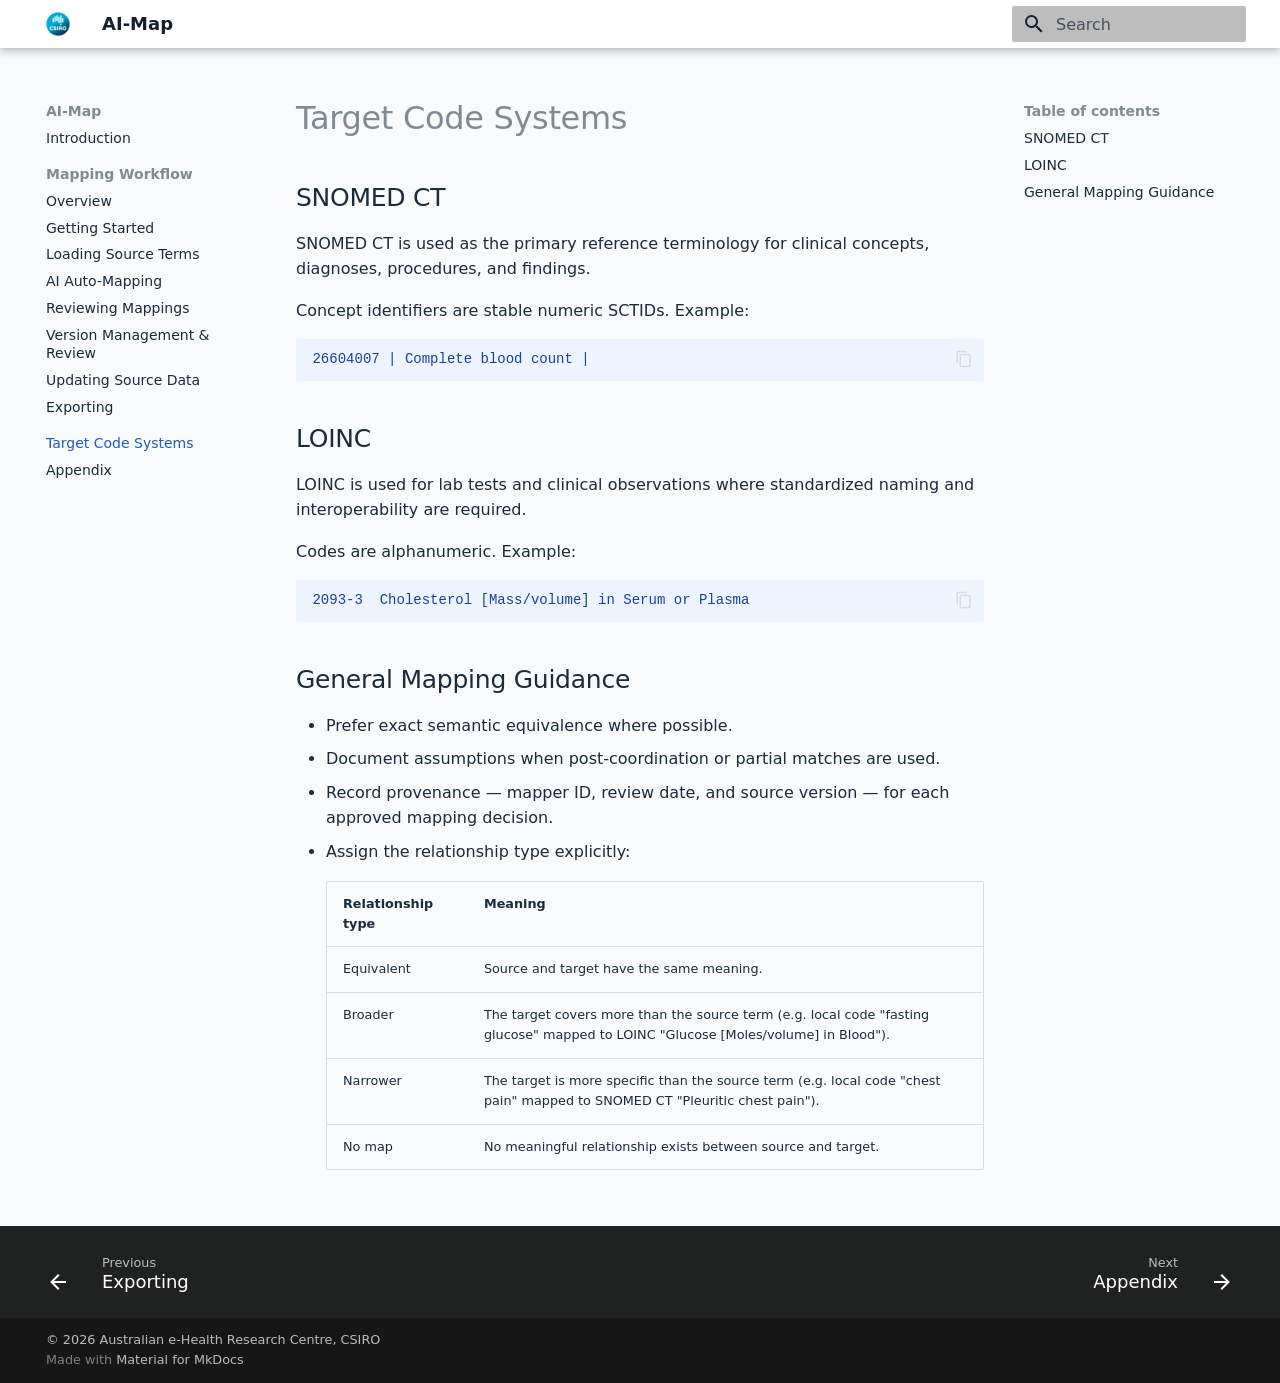
<file: code-systems/index.html>
<!doctype html>
<html lang="en" class="no-js">
  <head>
    
      <meta charset="utf-8">
      <meta name="viewport" content="width=device-width,initial-scale=1">
      
        <meta name="description" content="Mapping Local Code Systems to SNOMED CT and LOINC">
      
      
        <meta name="author" content="AI-Map Team, AEHRC, CSIRO">
      
      
        <link rel="canonical" href="https://mjosborne1.github.io/ai-map-docs/code-systems/">
      
      
        <link rel="prev" href="../workflow/exporting/">
      
      
        <link rel="next" href="../appendix/">
      
      
        
      
      
      <link rel="icon" href="../images/csiro-logo-small.png">
      <meta name="generator" content="mkdocs-1.6.1, mkdocs-material-9.7.6">
    
    
      
        <title>Target Code Systems - AI-Map</title>
      
    
    
      <link rel="stylesheet" href="../assets/stylesheets/main.484c7ddc.min.css">
      
        
        <link rel="stylesheet" href="../assets/stylesheets/palette.ab4e12ef.min.css">
      
      


    
    
      
    
    
      
    
    
      <link rel="stylesheet" href="../stylesheets/extra.css">
    
    <script>__md_scope=new URL("..",location),__md_hash=e=>[...e].reduce(((e,_)=>(e<<5)-e+_.charCodeAt(0)),0),__md_get=(e,_=localStorage,t=__md_scope)=>JSON.parse(_.getItem(t.pathname+"."+e)),__md_set=(e,_,t=localStorage,a=__md_scope)=>{try{t.setItem(a.pathname+"."+e,JSON.stringify(_))}catch(e){}}</script>
    
      

    
    
  </head>
  
  
    
    
      
    
    
    
    
    <body dir="ltr" data-md-color-scheme="default" data-md-color-primary="custom" data-md-color-accent="custom">
  
    
    <input class="md-toggle" data-md-toggle="drawer" type="checkbox" id="__drawer" autocomplete="off">
    <input class="md-toggle" data-md-toggle="search" type="checkbox" id="__search" autocomplete="off">
    <label class="md-overlay" for="__drawer"></label>
    <div data-md-component="skip">
      
        
        <a href="#target-code-systems" class="md-skip">
          Skip to content
        </a>
      
    </div>
    <div data-md-component="announce">
      
    </div>
    
    
      

  

<header class="md-header md-header--shadow" data-md-component="header">
  <nav class="md-header__inner md-grid" aria-label="Header">
    <a href=".." title="AI-Map" class="md-header__button md-logo" aria-label="AI-Map" data-md-component="logo">
      
  <img src="../images/csiro-logo-small.png" alt="logo">

    </a>
    <label class="md-header__button md-icon" for="__drawer">
      
      <svg xmlns="http://www.w3.org/2000/svg" viewBox="0 0 24 24"><path d="M3 6h18v2H3zm0 5h18v2H3zm0 5h18v2H3z"/></svg>
    </label>
    <div class="md-header__title" data-md-component="header-title">
      <div class="md-header__ellipsis">
        <div class="md-header__topic">
          <span class="md-ellipsis">
            AI-Map
          </span>
        </div>
        <div class="md-header__topic" data-md-component="header-topic">
          <span class="md-ellipsis">
            
              Target Code Systems
            
          </span>
        </div>
      </div>
    </div>
    
      
        <form class="md-header__option" data-md-component="palette">
  
    
    
    
    <input class="md-option" data-md-color-media="" data-md-color-scheme="default" data-md-color-primary="custom" data-md-color-accent="custom"  aria-hidden="true"  type="radio" name="__palette" id="__palette_0">
    
  
</form>
      
    
    
      <script>var palette=__md_get("__palette");if(palette&&palette.color){if("(prefers-color-scheme)"===palette.color.media){var media=matchMedia("(prefers-color-scheme: light)"),input=document.querySelector(media.matches?"[data-md-color-media='(prefers-color-scheme: light)']":"[data-md-color-media='(prefers-color-scheme: dark)']");palette.color.media=input.getAttribute("data-md-color-media"),palette.color.scheme=input.getAttribute("data-md-color-scheme"),palette.color.primary=input.getAttribute("data-md-color-primary"),palette.color.accent=input.getAttribute("data-md-color-accent")}for(var[key,value]of Object.entries(palette.color))document.body.setAttribute("data-md-color-"+key,value)}</script>
    
    
    
      
      
        <label class="md-header__button md-icon" for="__search">
          
          <svg xmlns="http://www.w3.org/2000/svg" viewBox="0 0 24 24"><path d="M9.5 3A6.5 6.5 0 0 1 16 9.5c0 1.61-.59 3.09-1.56 4.23l.27.27h.79l5 5-1.5 1.5-5-5v-.79l-.27-.27A6.52 6.52 0 0 1 9.5 16 6.5 6.5 0 0 1 3 9.5 6.5 6.5 0 0 1 9.5 3m0 2C7 5 5 7 5 9.5S7 14 9.5 14 14 12 14 9.5 12 5 9.5 5"/></svg>
        </label>
        <div class="md-search" data-md-component="search" role="dialog">
  <label class="md-search__overlay" for="__search"></label>
  <div class="md-search__inner" role="search">
    <form class="md-search__form" name="search">
      <input type="text" class="md-search__input" name="query" aria-label="Search" placeholder="Search" autocapitalize="off" autocorrect="off" autocomplete="off" spellcheck="false" data-md-component="search-query" required>
      <label class="md-search__icon md-icon" for="__search">
        
        <svg xmlns="http://www.w3.org/2000/svg" viewBox="0 0 24 24"><path d="M9.5 3A6.5 6.5 0 0 1 16 9.5c0 1.61-.59 3.09-1.56 4.23l.27.27h.79l5 5-1.5 1.5-5-5v-.79l-.27-.27A6.52 6.52 0 0 1 9.5 16 6.5 6.5 0 0 1 3 9.5 6.5 6.5 0 0 1 9.5 3m0 2C7 5 5 7 5 9.5S7 14 9.5 14 14 12 14 9.5 12 5 9.5 5"/></svg>
        
        <svg xmlns="http://www.w3.org/2000/svg" viewBox="0 0 24 24"><path d="M20 11v2H8l5.5 5.5-1.42 1.42L4.16 12l7.92-7.92L13.5 5.5 8 11z"/></svg>
      </label>
      <nav class="md-search__options" aria-label="Search">
        
        <button type="reset" class="md-search__icon md-icon" title="Clear" aria-label="Clear" tabindex="-1">
          
          <svg xmlns="http://www.w3.org/2000/svg" viewBox="0 0 24 24"><path d="M19 6.41 17.59 5 12 10.59 6.41 5 5 6.41 10.59 12 5 17.59 6.41 19 12 13.41 17.59 19 19 17.59 13.41 12z"/></svg>
        </button>
      </nav>
      
        <div class="md-search__suggest" data-md-component="search-suggest"></div>
      
    </form>
    <div class="md-search__output">
      <div class="md-search__scrollwrap" tabindex="0" data-md-scrollfix>
        <div class="md-search-result" data-md-component="search-result">
          <div class="md-search-result__meta">
            Initializing search
          </div>
          <ol class="md-search-result__list" role="presentation"></ol>
        </div>
      </div>
    </div>
  </div>
</div>
      
    
    
  </nav>
  
</header>
    
    <div class="md-container" data-md-component="container">
      
      
        
          
        
      
      <main class="md-main" data-md-component="main">
        <div class="md-main__inner md-grid">
          
            
              
              <div class="md-sidebar md-sidebar--primary" data-md-component="sidebar" data-md-type="navigation" >
                <div class="md-sidebar__scrollwrap">
                  <div class="md-sidebar__inner">
                    



<nav class="md-nav md-nav--primary" aria-label="Navigation" data-md-level="0">
  <label class="md-nav__title" for="__drawer">
    <a href=".." title="AI-Map" class="md-nav__button md-logo" aria-label="AI-Map" data-md-component="logo">
      
  <img src="../images/csiro-logo-small.png" alt="logo">

    </a>
    AI-Map
  </label>
  
  <ul class="md-nav__list" data-md-scrollfix>
    
      
      
  
  
  
  
    <li class="md-nav__item">
      <a href=".." class="md-nav__link">
        
  
  
  <span class="md-ellipsis">
    
  
    Introduction
  

    
  </span>
  
  

      </a>
    </li>
  

    
      
      
  
  
  
  
    
    
    
    
      
        
        
      
    
    
    <li class="md-nav__item md-nav__item--section md-nav__item--nested">
      
        
        
        <input class="md-nav__toggle md-toggle " type="checkbox" id="__nav_2" >
        
          
          <label class="md-nav__link" for="__nav_2" id="__nav_2_label" tabindex="">
            
  
  
  <span class="md-ellipsis">
    
  
    Mapping Workflow
  

    
  </span>
  
  

            <span class="md-nav__icon md-icon"></span>
          </label>
        
        <nav class="md-nav" data-md-level="1" aria-labelledby="__nav_2_label" aria-expanded="false">
          <label class="md-nav__title" for="__nav_2">
            <span class="md-nav__icon md-icon"></span>
            
  
    Mapping Workflow
  

          </label>
          <ul class="md-nav__list" data-md-scrollfix>
            
              
                
  
  
  
  
    <li class="md-nav__item">
      <a href="../mapping-workflow/" class="md-nav__link">
        
  
  
  <span class="md-ellipsis">
    
  
    Overview
  

    
  </span>
  
  

      </a>
    </li>
  

              
            
              
                
  
  
  
  
    <li class="md-nav__item">
      <a href="../workflow/getting-started/" class="md-nav__link">
        
  
  
  <span class="md-ellipsis">
    
  
    Getting Started
  

    
  </span>
  
  

      </a>
    </li>
  

              
            
              
                
  
  
  
  
    <li class="md-nav__item">
      <a href="../workflow/loading-source/" class="md-nav__link">
        
  
  
  <span class="md-ellipsis">
    
  
    Loading Source Terms
  

    
  </span>
  
  

      </a>
    </li>
  

              
            
              
                
  
  
  
  
    <li class="md-nav__item">
      <a href="../workflow/auto-mapping/" class="md-nav__link">
        
  
  
  <span class="md-ellipsis">
    
  
    AI Auto-Mapping
  

    
  </span>
  
  

      </a>
    </li>
  

              
            
              
                
  
  
  
  
    <li class="md-nav__item">
      <a href="../workflow/reviewing-mappings/" class="md-nav__link">
        
  
  
  <span class="md-ellipsis">
    
  
    Reviewing Mappings
  

    
  </span>
  
  

      </a>
    </li>
  

              
            
              
                
  
  
  
  
    <li class="md-nav__item">
      <a href="../workflow/version-management/" class="md-nav__link">
        
  
  
  <span class="md-ellipsis">
    
  
    Version Management & Review
  

    
  </span>
  
  

      </a>
    </li>
  

              
            
              
                
  
  
  
  
    <li class="md-nav__item">
      <a href="../workflow/updating-source/" class="md-nav__link">
        
  
  
  <span class="md-ellipsis">
    
  
    Updating Source Data
  

    
  </span>
  
  

      </a>
    </li>
  

              
            
              
                
  
  
  
  
    <li class="md-nav__item">
      <a href="../workflow/exporting/" class="md-nav__link">
        
  
  
  <span class="md-ellipsis">
    
  
    Exporting
  

    
  </span>
  
  

      </a>
    </li>
  

              
            
          </ul>
        </nav>
      
    </li>
  

    
      
      
  
  
    
  
  
  
    <li class="md-nav__item md-nav__item--active">
      
      <input class="md-nav__toggle md-toggle" type="checkbox" id="__toc">
      
      
        
      
      
        <label class="md-nav__link md-nav__link--active" for="__toc">
          
  
  
  <span class="md-ellipsis">
    
  
    Target Code Systems
  

    
  </span>
  
  

          <span class="md-nav__icon md-icon"></span>
        </label>
      
      <a href="./" class="md-nav__link md-nav__link--active">
        
  
  
  <span class="md-ellipsis">
    
  
    Target Code Systems
  

    
  </span>
  
  

      </a>
      
        

<nav class="md-nav md-nav--secondary" aria-label="Table of contents">
  
  
  
    
  
  
    <label class="md-nav__title" for="__toc">
      <span class="md-nav__icon md-icon"></span>
      Table of contents
    </label>
    <ul class="md-nav__list" data-md-component="toc" data-md-scrollfix>
      
        <li class="md-nav__item">
  <a href="#snomed-ct" class="md-nav__link">
    <span class="md-ellipsis">
      
        SNOMED CT
      
    </span>
  </a>
  
</li>
      
        <li class="md-nav__item">
  <a href="#loinc" class="md-nav__link">
    <span class="md-ellipsis">
      
        LOINC
      
    </span>
  </a>
  
</li>
      
        <li class="md-nav__item">
  <a href="#general-mapping-guidance" class="md-nav__link">
    <span class="md-ellipsis">
      
        General Mapping Guidance
      
    </span>
  </a>
  
</li>
      
    </ul>
  
</nav>
      
    </li>
  

    
      
      
  
  
  
  
    <li class="md-nav__item">
      <a href="../appendix/" class="md-nav__link">
        
  
  
  <span class="md-ellipsis">
    
  
    Appendix
  

    
  </span>
  
  

      </a>
    </li>
  

    
  </ul>
</nav>
                  </div>
                </div>
              </div>
            
            
              
              <div class="md-sidebar md-sidebar--secondary" data-md-component="sidebar" data-md-type="toc" >
                <div class="md-sidebar__scrollwrap">
                  <div class="md-sidebar__inner">
                    

<nav class="md-nav md-nav--secondary" aria-label="Table of contents">
  
  
  
    
  
  
    <label class="md-nav__title" for="__toc">
      <span class="md-nav__icon md-icon"></span>
      Table of contents
    </label>
    <ul class="md-nav__list" data-md-component="toc" data-md-scrollfix>
      
        <li class="md-nav__item">
  <a href="#snomed-ct" class="md-nav__link">
    <span class="md-ellipsis">
      
        SNOMED CT
      
    </span>
  </a>
  
</li>
      
        <li class="md-nav__item">
  <a href="#loinc" class="md-nav__link">
    <span class="md-ellipsis">
      
        LOINC
      
    </span>
  </a>
  
</li>
      
        <li class="md-nav__item">
  <a href="#general-mapping-guidance" class="md-nav__link">
    <span class="md-ellipsis">
      
        General Mapping Guidance
      
    </span>
  </a>
  
</li>
      
    </ul>
  
</nav>
                  </div>
                </div>
              </div>
            
          
          
            <div class="md-content" data-md-component="content">
              
              <article class="md-content__inner md-typeset">
                
                  



<h1 id="target-code-systems">Target Code Systems</h1>
<h2 id="snomed-ct">SNOMED CT</h2>
<p>SNOMED CT is used as the primary reference terminology for clinical concepts,
diagnoses, procedures, and findings.</p>
<p>Concept identifiers are stable numeric SCTIDs. Example:</p>
<pre><code class="language-text">26604007 | Complete blood count |
</code></pre>
<h2 id="loinc">LOINC</h2>
<p>LOINC is used for lab tests and clinical observations where standardized naming
and interoperability are required.</p>
<p>Codes are alphanumeric. Example:</p>
<pre><code class="language-text">2093-3  Cholesterol [Mass/volume] in Serum or Plasma
</code></pre>
<h2 id="general-mapping-guidance">General Mapping Guidance</h2>
<ul>
<li>Prefer exact semantic equivalence where possible.</li>
<li>Document assumptions when post-coordination or partial matches are used.</li>
<li>Record provenance — mapper ID, review date, and source version — for each approved mapping decision.</li>
<li>
<p>Assign the relationship type explicitly:</p>
<table>
<thead>
<tr>
<th>Relationship type</th>
<th>Meaning</th>
</tr>
</thead>
<tbody>
<tr>
<td>Equivalent</td>
<td>Source and target have the same meaning.</td>
</tr>
<tr>
<td>Broader</td>
<td>The target covers more than the source term (e.g. local code "fasting glucose" mapped to LOINC "Glucose [Moles/volume] in Blood").</td>
</tr>
<tr>
<td>Narrower</td>
<td>The target is more specific than the source term (e.g. local code "chest pain" mapped to SNOMED CT "Pleuritic chest pain").</td>
</tr>
<tr>
<td>No map</td>
<td>No meaningful relationship exists between source and target.</td>
</tr>
</tbody>
</table>
</li>
</ul>












                
              </article>
            </div>
          
          
<script>var target=document.getElementById(location.hash.slice(1));target&&target.name&&(target.checked=target.name.startsWith("__tabbed_"))</script>
        </div>
        
          <button type="button" class="md-top md-icon" data-md-component="top" hidden>
  
  <svg xmlns="http://www.w3.org/2000/svg" viewBox="0 0 24 24"><path d="M13 20h-2V8l-5.5 5.5-1.42-1.42L12 4.16l7.92 7.92-1.42 1.42L13 8z"/></svg>
  Back to top
</button>
        
      </main>
      
        <footer class="md-footer">
  
    
      
      <nav class="md-footer__inner md-grid" aria-label="Footer" >
        
          
          <a href="../workflow/exporting/" class="md-footer__link md-footer__link--prev" aria-label="Previous: Exporting">
            <div class="md-footer__button md-icon">
              
              <svg xmlns="http://www.w3.org/2000/svg" viewBox="0 0 24 24"><path d="M20 11v2H8l5.5 5.5-1.42 1.42L4.16 12l7.92-7.92L13.5 5.5 8 11z"/></svg>
            </div>
            <div class="md-footer__title">
              <span class="md-footer__direction">
                Previous
              </span>
              <div class="md-ellipsis">
                Exporting
              </div>
            </div>
          </a>
        
        
          
          <a href="../appendix/" class="md-footer__link md-footer__link--next" aria-label="Next: Appendix">
            <div class="md-footer__title">
              <span class="md-footer__direction">
                Next
              </span>
              <div class="md-ellipsis">
                Appendix
              </div>
            </div>
            <div class="md-footer__button md-icon">
              
              <svg xmlns="http://www.w3.org/2000/svg" viewBox="0 0 24 24"><path d="M4 11v2h12l-5.5 5.5 1.42 1.42L19.84 12l-7.92-7.92L10.5 5.5 16 11z"/></svg>
            </div>
          </a>
        
      </nav>
    
  
  <div class="md-footer-meta md-typeset">
    <div class="md-footer-meta__inner md-grid">
      <div class="md-copyright">
  
    <div class="md-copyright__highlight">
      © 2026 Australian e-Health Research Centre, CSIRO
    </div>
  
  
    Made with
    <a href="https://squidfunk.github.io/mkdocs-material/" target="_blank" rel="noopener">
      Material for MkDocs
    </a>
  
</div>
      
    </div>
  </div>
</footer>
      
    </div>
    <div class="md-dialog" data-md-component="dialog">
      <div class="md-dialog__inner md-typeset"></div>
    </div>
    
    
    
      
      
      <script id="__config" type="application/json">{"annotate": null, "base": "..", "features": ["navigation.sections", "navigation.top", "navigation.footer", "toc.follow", "search.suggest", "search.highlight", "content.code.copy"], "search": "../assets/javascripts/workers/search.2c215733.min.js", "tags": null, "translations": {"clipboard.copied": "Copied to clipboard", "clipboard.copy": "Copy to clipboard", "search.result.more.one": "1 more on this page", "search.result.more.other": "# more on this page", "search.result.none": "No matching documents", "search.result.one": "1 matching document", "search.result.other": "# matching documents", "search.result.placeholder": "Type to start searching", "search.result.term.missing": "Missing", "select.version": "Select version"}, "version": null}</script>
    
    
      <script src="../assets/javascripts/bundle.79ae519e.min.js"></script>
      
    
  </body>
</html>
</file>
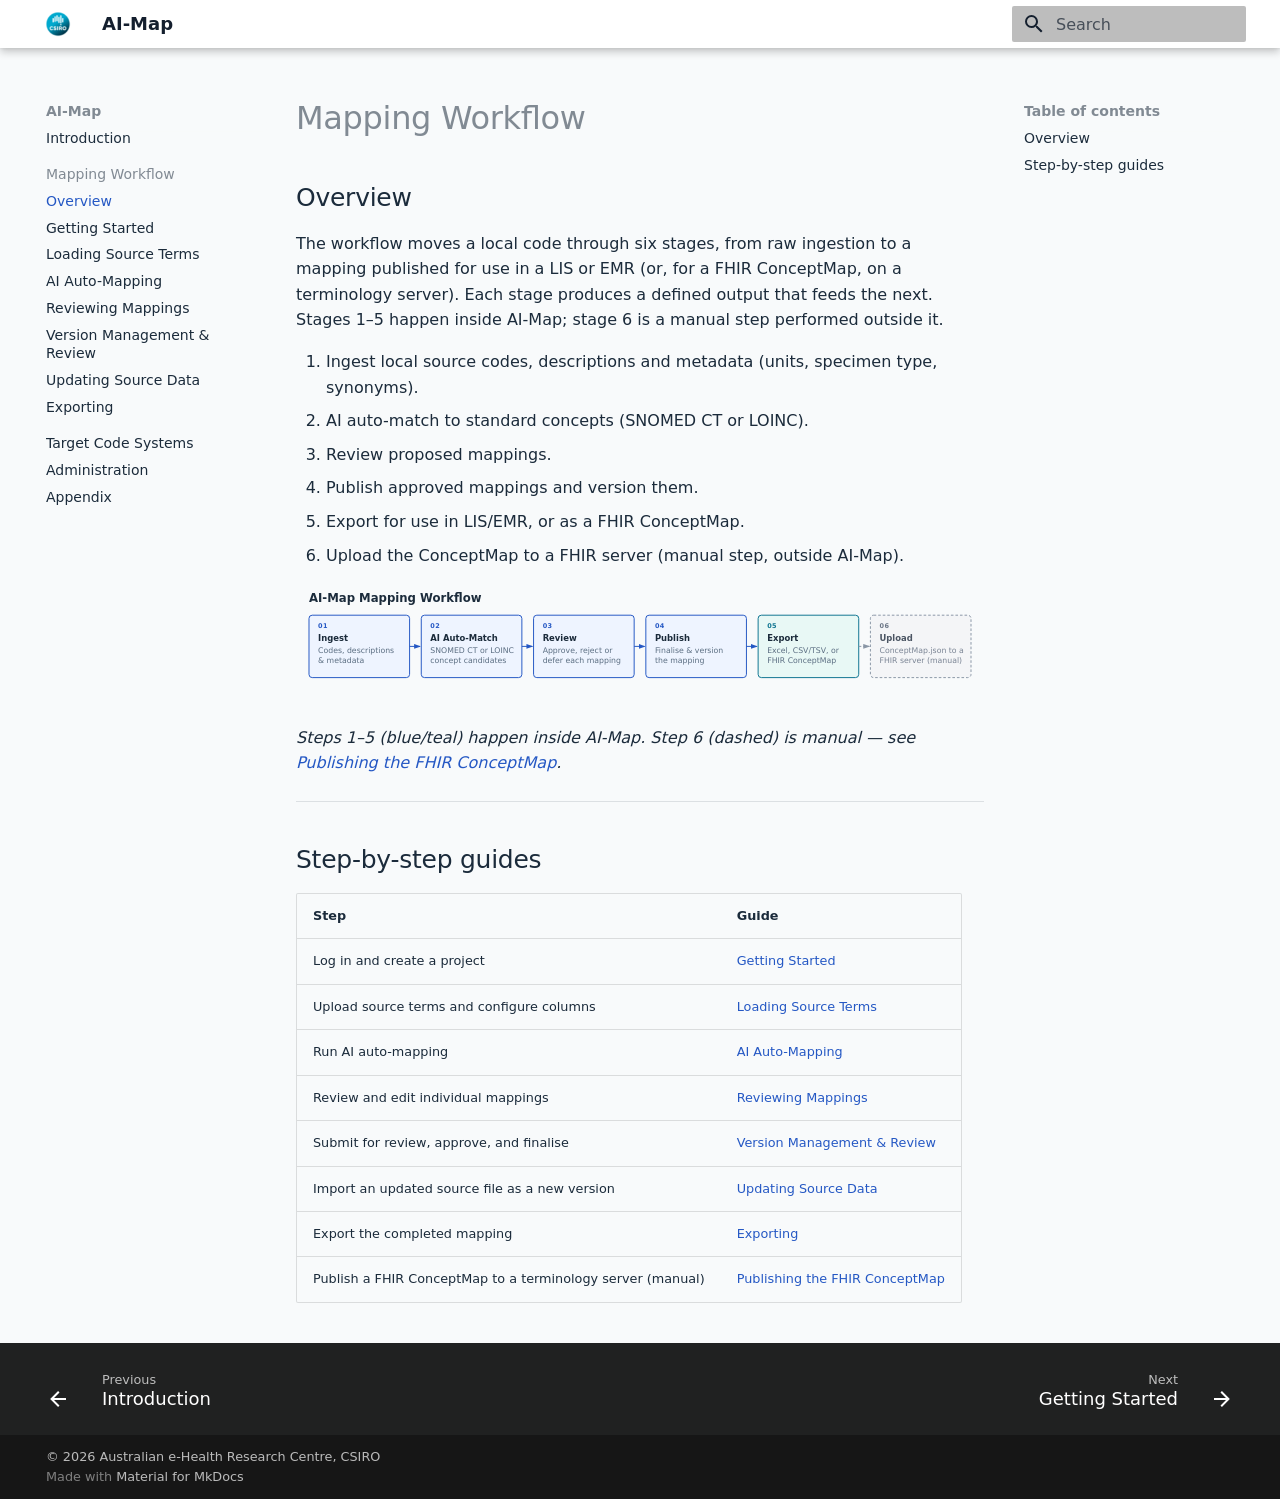
<file: mapping-workflow/index.html>
<!doctype html>
<html lang="en" class="no-js">
  <head>
    
      <meta charset="utf-8">
      <meta name="viewport" content="width=device-width,initial-scale=1">
      
        <meta name="description" content="Mapping Local Code Systems to SNOMED CT and LOINC">
      
      
        <meta name="author" content="AI-Map Team, AEHRC, CSIRO">
      
      
        <link rel="canonical" href="https://mjosborne1.github.io/ai-map-docs/mapping-workflow/">
      
      
        <link rel="prev" href="..">
      
      
        <link rel="next" href="../workflow/getting-started/">
      
      
        
      
      
      <link rel="icon" href="../images/csiro-logo-small.png">
      <meta name="generator" content="mkdocs-1.6.1, mkdocs-material-9.7.6">
    
    
      
        <title>Overview - AI-Map</title>
      
    
    
      <link rel="stylesheet" href="../assets/stylesheets/main.484c7ddc.min.css">
      
        
        <link rel="stylesheet" href="../assets/stylesheets/palette.ab4e12ef.min.css">
      
      


    
    
      
    
    
      
    
    
      <link rel="stylesheet" href="../stylesheets/extra.css">
    
    <script>__md_scope=new URL("..",location),__md_hash=e=>[...e].reduce(((e,_)=>(e<<5)-e+_.charCodeAt(0)),0),__md_get=(e,_=localStorage,t=__md_scope)=>JSON.parse(_.getItem(t.pathname+"."+e)),__md_set=(e,_,t=localStorage,a=__md_scope)=>{try{t.setItem(a.pathname+"."+e,JSON.stringify(_))}catch(e){}}</script>
    
      

    
    
  </head>
  
  
    
    
      
    
    
    
    
    <body dir="ltr" data-md-color-scheme="default" data-md-color-primary="custom" data-md-color-accent="custom">
  
    
    <input class="md-toggle" data-md-toggle="drawer" type="checkbox" id="__drawer" autocomplete="off">
    <input class="md-toggle" data-md-toggle="search" type="checkbox" id="__search" autocomplete="off">
    <label class="md-overlay" for="__drawer"></label>
    <div data-md-component="skip">
      
        
        <a href="#mapping-workflow" class="md-skip">
          Skip to content
        </a>
      
    </div>
    <div data-md-component="announce">
      
    </div>
    
    
      

  

<header class="md-header md-header--shadow" data-md-component="header">
  <nav class="md-header__inner md-grid" aria-label="Header">
    <a href=".." title="AI-Map" class="md-header__button md-logo" aria-label="AI-Map" data-md-component="logo">
      
  <img src="../images/csiro-logo-small.png" alt="logo">

    </a>
    <label class="md-header__button md-icon" for="__drawer">
      
      <svg xmlns="http://www.w3.org/2000/svg" viewBox="0 0 24 24"><path d="M3 6h18v2H3zm0 5h18v2H3zm0 5h18v2H3z"/></svg>
    </label>
    <div class="md-header__title" data-md-component="header-title">
      <div class="md-header__ellipsis">
        <div class="md-header__topic">
          <span class="md-ellipsis">
            AI-Map
          </span>
        </div>
        <div class="md-header__topic" data-md-component="header-topic">
          <span class="md-ellipsis">
            
              Overview
            
          </span>
        </div>
      </div>
    </div>
    
      
        <form class="md-header__option" data-md-component="palette">
  
    
    
    
    <input class="md-option" data-md-color-media="" data-md-color-scheme="default" data-md-color-primary="custom" data-md-color-accent="custom"  aria-hidden="true"  type="radio" name="__palette" id="__palette_0">
    
  
</form>
      
    
    
      <script>var palette=__md_get("__palette");if(palette&&palette.color){if("(prefers-color-scheme)"===palette.color.media){var media=matchMedia("(prefers-color-scheme: light)"),input=document.querySelector(media.matches?"[data-md-color-media='(prefers-color-scheme: light)']":"[data-md-color-media='(prefers-color-scheme: dark)']");palette.color.media=input.getAttribute("data-md-color-media"),palette.color.scheme=input.getAttribute("data-md-color-scheme"),palette.color.primary=input.getAttribute("data-md-color-primary"),palette.color.accent=input.getAttribute("data-md-color-accent")}for(var[key,value]of Object.entries(palette.color))document.body.setAttribute("data-md-color-"+key,value)}</script>
    
    
    
      
      
        <label class="md-header__button md-icon" for="__search">
          
          <svg xmlns="http://www.w3.org/2000/svg" viewBox="0 0 24 24"><path d="M9.5 3A6.5 6.5 0 0 1 16 9.5c0 1.61-.59 3.09-1.56 4.23l.27.27h.79l5 5-1.5 1.5-5-5v-.79l-.27-.27A6.52 6.52 0 0 1 9.5 16 6.5 6.5 0 0 1 3 9.5 6.5 6.5 0 0 1 9.5 3m0 2C7 5 5 7 5 9.5S7 14 9.5 14 14 12 14 9.5 12 5 9.5 5"/></svg>
        </label>
        <div class="md-search" data-md-component="search" role="dialog">
  <label class="md-search__overlay" for="__search"></label>
  <div class="md-search__inner" role="search">
    <form class="md-search__form" name="search">
      <input type="text" class="md-search__input" name="query" aria-label="Search" placeholder="Search" autocapitalize="off" autocorrect="off" autocomplete="off" spellcheck="false" data-md-component="search-query" required>
      <label class="md-search__icon md-icon" for="__search">
        
        <svg xmlns="http://www.w3.org/2000/svg" viewBox="0 0 24 24"><path d="M9.5 3A6.5 6.5 0 0 1 16 9.5c0 1.61-.59 3.09-1.56 4.23l.27.27h.79l5 5-1.5 1.5-5-5v-.79l-.27-.27A6.52 6.52 0 0 1 9.5 16 6.5 6.5 0 0 1 3 9.5 6.5 6.5 0 0 1 9.5 3m0 2C7 5 5 7 5 9.5S7 14 9.5 14 14 12 14 9.5 12 5 9.5 5"/></svg>
        
        <svg xmlns="http://www.w3.org/2000/svg" viewBox="0 0 24 24"><path d="M20 11v2H8l5.5 5.5-1.42 1.42L4.16 12l7.92-7.92L13.5 5.5 8 11z"/></svg>
      </label>
      <nav class="md-search__options" aria-label="Search">
        
        <button type="reset" class="md-search__icon md-icon" title="Clear" aria-label="Clear" tabindex="-1">
          
          <svg xmlns="http://www.w3.org/2000/svg" viewBox="0 0 24 24"><path d="M19 6.41 17.59 5 12 10.59 6.41 5 5 6.41 10.59 12 5 17.59 6.41 19 12 13.41 17.59 19 19 17.59 13.41 12z"/></svg>
        </button>
      </nav>
      
        <div class="md-search__suggest" data-md-component="search-suggest"></div>
      
    </form>
    <div class="md-search__output">
      <div class="md-search__scrollwrap" tabindex="0" data-md-scrollfix>
        <div class="md-search-result" data-md-component="search-result">
          <div class="md-search-result__meta">
            Initializing search
          </div>
          <ol class="md-search-result__list" role="presentation"></ol>
        </div>
      </div>
    </div>
  </div>
</div>
      
    
    
  </nav>
  
</header>
    
    <div class="md-container" data-md-component="container">
      
      
        
          
        
      
      <main class="md-main" data-md-component="main">
        <div class="md-main__inner md-grid">
          
            
              
              <div class="md-sidebar md-sidebar--primary" data-md-component="sidebar" data-md-type="navigation" >
                <div class="md-sidebar__scrollwrap">
                  <div class="md-sidebar__inner">
                    



<nav class="md-nav md-nav--primary" aria-label="Navigation" data-md-level="0">
  <label class="md-nav__title" for="__drawer">
    <a href=".." title="AI-Map" class="md-nav__button md-logo" aria-label="AI-Map" data-md-component="logo">
      
  <img src="../images/csiro-logo-small.png" alt="logo">

    </a>
    AI-Map
  </label>
  
  <ul class="md-nav__list" data-md-scrollfix>
    
      
      
  
  
  
  
    <li class="md-nav__item">
      <a href=".." class="md-nav__link">
        
  
  
  <span class="md-ellipsis">
    
  
    Introduction
  

    
  </span>
  
  

      </a>
    </li>
  

    
      
      
  
  
    
  
  
  
    
    
    
    
      
        
        
      
    
    
    <li class="md-nav__item md-nav__item--active md-nav__item--section md-nav__item--nested">
      
        
        
        <input class="md-nav__toggle md-toggle " type="checkbox" id="__nav_2" checked>
        
          
          <label class="md-nav__link" for="__nav_2" id="__nav_2_label" tabindex="">
            
  
  
  <span class="md-ellipsis">
    
  
    Mapping Workflow
  

    
  </span>
  
  

            <span class="md-nav__icon md-icon"></span>
          </label>
        
        <nav class="md-nav" data-md-level="1" aria-labelledby="__nav_2_label" aria-expanded="true">
          <label class="md-nav__title" for="__nav_2">
            <span class="md-nav__icon md-icon"></span>
            
  
    Mapping Workflow
  

          </label>
          <ul class="md-nav__list" data-md-scrollfix>
            
              
                
  
  
    
  
  
  
    <li class="md-nav__item md-nav__item--active">
      
      <input class="md-nav__toggle md-toggle" type="checkbox" id="__toc">
      
      
        
      
      
        <label class="md-nav__link md-nav__link--active" for="__toc">
          
  
  
  <span class="md-ellipsis">
    
  
    Overview
  

    
  </span>
  
  

          <span class="md-nav__icon md-icon"></span>
        </label>
      
      <a href="./" class="md-nav__link md-nav__link--active">
        
  
  
  <span class="md-ellipsis">
    
  
    Overview
  

    
  </span>
  
  

      </a>
      
        

<nav class="md-nav md-nav--secondary" aria-label="Table of contents">
  
  
  
    
  
  
    <label class="md-nav__title" for="__toc">
      <span class="md-nav__icon md-icon"></span>
      Table of contents
    </label>
    <ul class="md-nav__list" data-md-component="toc" data-md-scrollfix>
      
        <li class="md-nav__item">
  <a href="#overview" class="md-nav__link">
    <span class="md-ellipsis">
      
        Overview
      
    </span>
  </a>
  
</li>
      
        <li class="md-nav__item">
  <a href="#step-by-step-guides" class="md-nav__link">
    <span class="md-ellipsis">
      
        Step-by-step guides
      
    </span>
  </a>
  
</li>
      
    </ul>
  
</nav>
      
    </li>
  

              
            
              
                
  
  
  
  
    <li class="md-nav__item">
      <a href="../workflow/getting-started/" class="md-nav__link">
        
  
  
  <span class="md-ellipsis">
    
  
    Getting Started
  

    
  </span>
  
  

      </a>
    </li>
  

              
            
              
                
  
  
  
  
    <li class="md-nav__item">
      <a href="../workflow/loading-source/" class="md-nav__link">
        
  
  
  <span class="md-ellipsis">
    
  
    Loading Source Terms
  

    
  </span>
  
  

      </a>
    </li>
  

              
            
              
                
  
  
  
  
    <li class="md-nav__item">
      <a href="../workflow/auto-mapping/" class="md-nav__link">
        
  
  
  <span class="md-ellipsis">
    
  
    AI Auto-Mapping
  

    
  </span>
  
  

      </a>
    </li>
  

              
            
              
                
  
  
  
  
    <li class="md-nav__item">
      <a href="../workflow/reviewing-mappings/" class="md-nav__link">
        
  
  
  <span class="md-ellipsis">
    
  
    Reviewing Mappings
  

    
  </span>
  
  

      </a>
    </li>
  

              
            
              
                
  
  
  
  
    <li class="md-nav__item">
      <a href="../workflow/version-management/" class="md-nav__link">
        
  
  
  <span class="md-ellipsis">
    
  
    Version Management & Review
  

    
  </span>
  
  

      </a>
    </li>
  

              
            
              
                
  
  
  
  
    <li class="md-nav__item">
      <a href="../workflow/updating-source/" class="md-nav__link">
        
  
  
  <span class="md-ellipsis">
    
  
    Updating Source Data
  

    
  </span>
  
  

      </a>
    </li>
  

              
            
              
                
  
  
  
  
    <li class="md-nav__item">
      <a href="../workflow/exporting/" class="md-nav__link">
        
  
  
  <span class="md-ellipsis">
    
  
    Exporting
  

    
  </span>
  
  

      </a>
    </li>
  

              
            
          </ul>
        </nav>
      
    </li>
  

    
      
      
  
  
  
  
    <li class="md-nav__item">
      <a href="../code-systems/" class="md-nav__link">
        
  
  
  <span class="md-ellipsis">
    
  
    Target Code Systems
  

    
  </span>
  
  

      </a>
    </li>
  

    
      
      
  
  
  
  
    <li class="md-nav__item">
      <a href="../administration/" class="md-nav__link">
        
  
  
  <span class="md-ellipsis">
    
  
    Administration
  

    
  </span>
  
  

      </a>
    </li>
  

    
      
      
  
  
  
  
    <li class="md-nav__item">
      <a href="../appendix/" class="md-nav__link">
        
  
  
  <span class="md-ellipsis">
    
  
    Appendix
  

    
  </span>
  
  

      </a>
    </li>
  

    
  </ul>
</nav>
                  </div>
                </div>
              </div>
            
            
              
              <div class="md-sidebar md-sidebar--secondary" data-md-component="sidebar" data-md-type="toc" >
                <div class="md-sidebar__scrollwrap">
                  <div class="md-sidebar__inner">
                    

<nav class="md-nav md-nav--secondary" aria-label="Table of contents">
  
  
  
    
  
  
    <label class="md-nav__title" for="__toc">
      <span class="md-nav__icon md-icon"></span>
      Table of contents
    </label>
    <ul class="md-nav__list" data-md-component="toc" data-md-scrollfix>
      
        <li class="md-nav__item">
  <a href="#overview" class="md-nav__link">
    <span class="md-ellipsis">
      
        Overview
      
    </span>
  </a>
  
</li>
      
        <li class="md-nav__item">
  <a href="#step-by-step-guides" class="md-nav__link">
    <span class="md-ellipsis">
      
        Step-by-step guides
      
    </span>
  </a>
  
</li>
      
    </ul>
  
</nav>
                  </div>
                </div>
              </div>
            
          
          
            <div class="md-content" data-md-component="content">
              
              <article class="md-content__inner md-typeset">
                
                  



<h1 id="mapping-workflow">Mapping Workflow</h1>
<h2 id="overview">Overview</h2>
<p>The workflow moves a local code through six stages, from raw ingestion to a mapping published for use in a LIS or EMR (or, for a FHIR ConceptMap, on a terminology server). Each stage produces a defined output that feeds the next. Stages 1–5 happen inside AI-Map; stage 6 is a manual step performed outside it.</p>
<ol>
<li>Ingest local source codes, descriptions and metadata (units, specimen type, synonyms).</li>
<li>AI auto-match to standard concepts (SNOMED CT or LOINC).</li>
<li>Review proposed mappings.</li>
<li>Publish approved mappings and version them.</li>
<li>Export for use in LIS/EMR, or as a FHIR ConceptMap.</li>
<li>Upload the ConceptMap to a FHIR server (manual step, outside AI-Map).</li>
</ol>
<p><img alt="Mapping workflow" src="../images/workflow/example-mapping-workflow.svg" /></p>
<p><em>Steps 1–5 (blue/teal) happen inside AI-Map. Step 6 (dashed) is manual — see <a href="../workflow/exporting/#publishing-the-fhir-conceptmap">Publishing the FHIR ConceptMap</a>.</em></p>
<hr />
<h2 id="step-by-step-guides">Step-by-step guides</h2>
<table>
<thead>
<tr>
<th>Step</th>
<th>Guide</th>
</tr>
</thead>
<tbody>
<tr>
<td>Log in and create a project</td>
<td><a href="../workflow/getting-started/">Getting Started</a></td>
</tr>
<tr>
<td>Upload source terms and configure columns</td>
<td><a href="../workflow/loading-source/">Loading Source Terms</a></td>
</tr>
<tr>
<td>Run AI auto-mapping</td>
<td><a href="../workflow/auto-mapping/">AI Auto-Mapping</a></td>
</tr>
<tr>
<td>Review and edit individual mappings</td>
<td><a href="../workflow/reviewing-mappings/">Reviewing Mappings</a></td>
</tr>
<tr>
<td>Submit for review, approve, and finalise</td>
<td><a href="../workflow/version-management/">Version Management &amp; Review</a></td>
</tr>
<tr>
<td>Import an updated source file as a new version</td>
<td><a href="../workflow/updating-source/">Updating Source Data</a></td>
</tr>
<tr>
<td>Export the completed mapping</td>
<td><a href="../workflow/exporting/">Exporting</a></td>
</tr>
<tr>
<td>Publish a FHIR ConceptMap to a terminology server (manual)</td>
<td><a href="../workflow/exporting/#publishing-the-fhir-conceptmap">Publishing the FHIR ConceptMap</a></td>
</tr>
</tbody>
</table>












                
              </article>
            </div>
          
          
<script>var target=document.getElementById(location.hash.slice(1));target&&target.name&&(target.checked=target.name.startsWith("__tabbed_"))</script>
        </div>
        
          <button type="button" class="md-top md-icon" data-md-component="top" hidden>
  
  <svg xmlns="http://www.w3.org/2000/svg" viewBox="0 0 24 24"><path d="M13 20h-2V8l-5.5 5.5-1.42-1.42L12 4.16l7.92 7.92-1.42 1.42L13 8z"/></svg>
  Back to top
</button>
        
      </main>
      
        <footer class="md-footer">
  
    
      
      <nav class="md-footer__inner md-grid" aria-label="Footer" >
        
          
          <a href=".." class="md-footer__link md-footer__link--prev" aria-label="Previous: Introduction">
            <div class="md-footer__button md-icon">
              
              <svg xmlns="http://www.w3.org/2000/svg" viewBox="0 0 24 24"><path d="M20 11v2H8l5.5 5.5-1.42 1.42L4.16 12l7.92-7.92L13.5 5.5 8 11z"/></svg>
            </div>
            <div class="md-footer__title">
              <span class="md-footer__direction">
                Previous
              </span>
              <div class="md-ellipsis">
                Introduction
              </div>
            </div>
          </a>
        
        
          
          <a href="../workflow/getting-started/" class="md-footer__link md-footer__link--next" aria-label="Next: Getting Started">
            <div class="md-footer__title">
              <span class="md-footer__direction">
                Next
              </span>
              <div class="md-ellipsis">
                Getting Started
              </div>
            </div>
            <div class="md-footer__button md-icon">
              
              <svg xmlns="http://www.w3.org/2000/svg" viewBox="0 0 24 24"><path d="M4 11v2h12l-5.5 5.5 1.42 1.42L19.84 12l-7.92-7.92L10.5 5.5 16 11z"/></svg>
            </div>
          </a>
        
      </nav>
    
  
  <div class="md-footer-meta md-typeset">
    <div class="md-footer-meta__inner md-grid">
      <div class="md-copyright">
  
    <div class="md-copyright__highlight">
      © 2026 Australian e-Health Research Centre, CSIRO
    </div>
  
  
    Made with
    <a href="https://squidfunk.github.io/mkdocs-material/" target="_blank" rel="noopener">
      Material for MkDocs
    </a>
  
</div>
      
    </div>
  </div>
</footer>
      
    </div>
    <div class="md-dialog" data-md-component="dialog">
      <div class="md-dialog__inner md-typeset"></div>
    </div>
    
    
    
      
      
      <script id="__config" type="application/json">{"annotate": null, "base": "..", "features": ["navigation.sections", "navigation.top", "navigation.footer", "toc.follow", "search.suggest", "search.highlight", "content.code.copy"], "search": "../assets/javascripts/workers/search.2c215733.min.js", "tags": null, "translations": {"clipboard.copied": "Copied to clipboard", "clipboard.copy": "Copy to clipboard", "search.result.more.one": "1 more on this page", "search.result.more.other": "# more on this page", "search.result.none": "No matching documents", "search.result.one": "1 matching document", "search.result.other": "# matching documents", "search.result.placeholder": "Type to start searching", "search.result.term.missing": "Missing", "select.version": "Select version"}, "version": null}</script>
    
    
      <script src="../assets/javascripts/bundle.79ae519e.min.js"></script>
      
    
  </body>
</html>
</file>
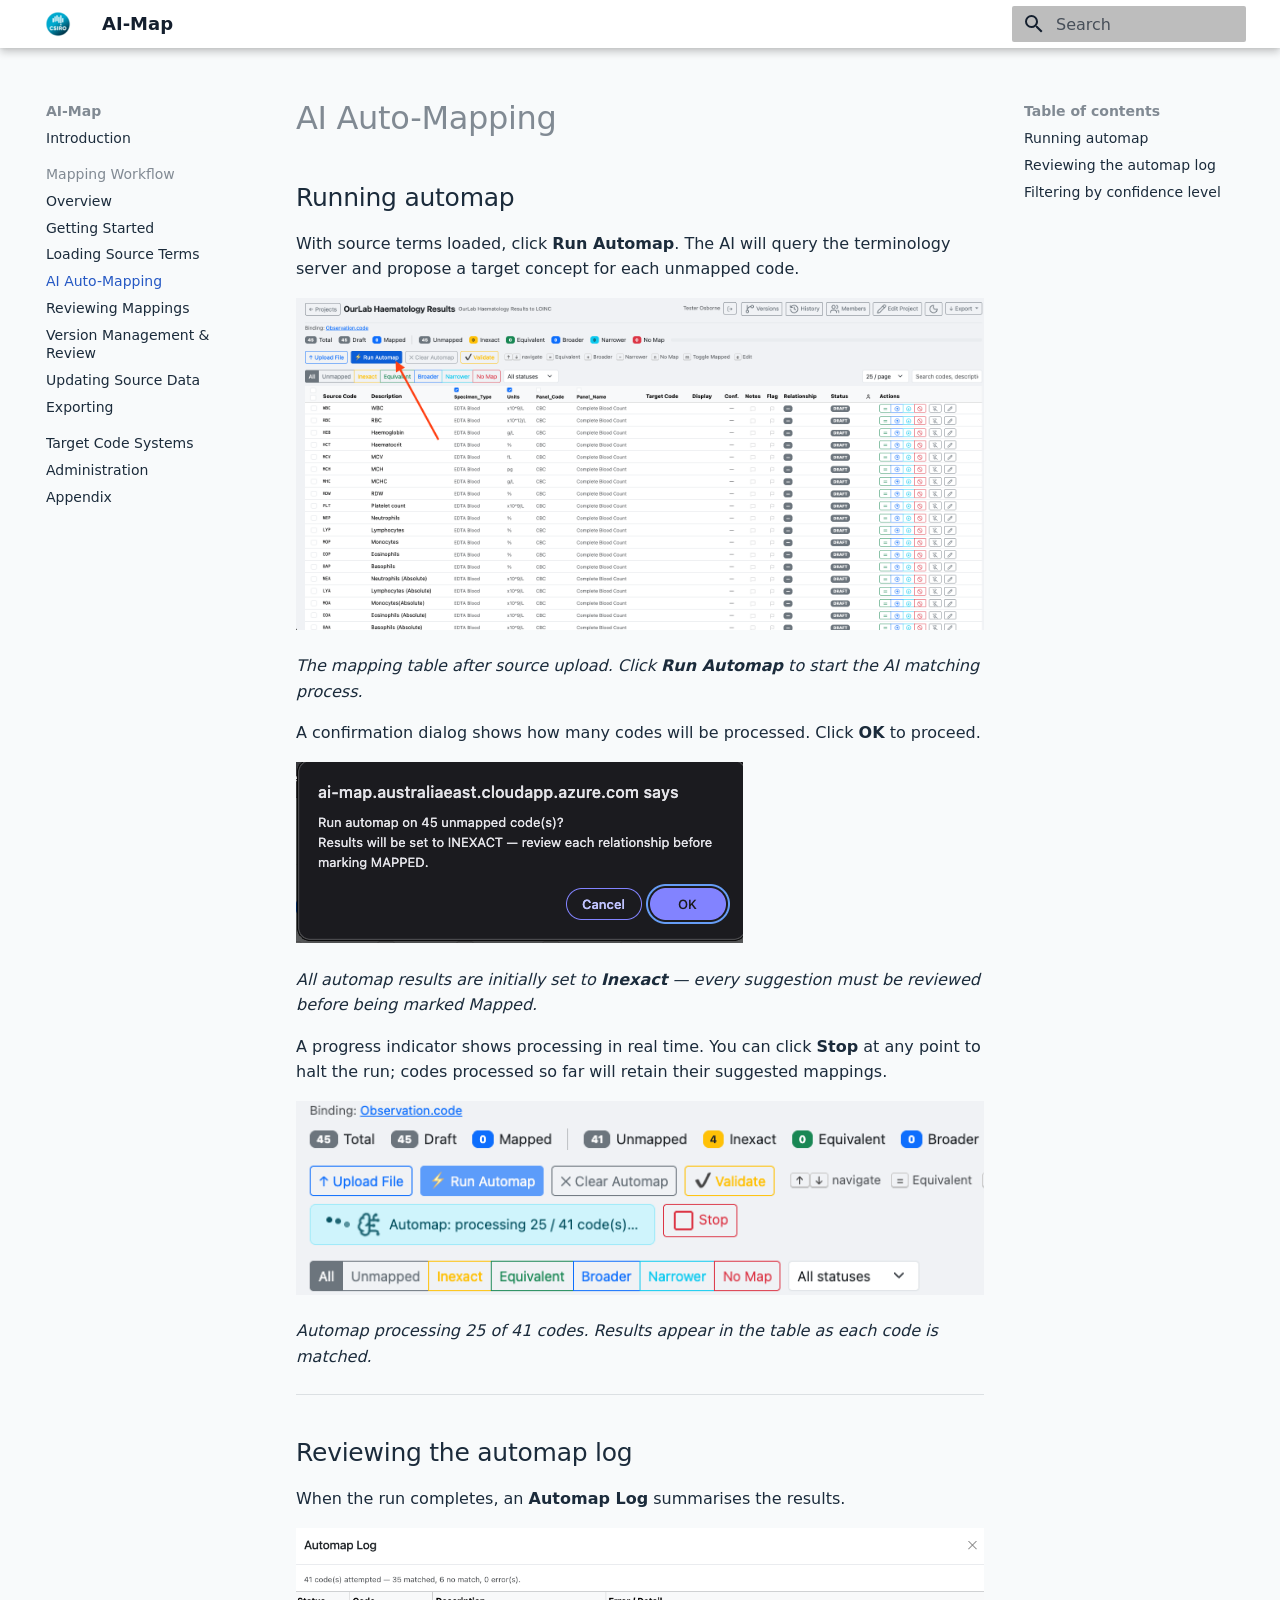
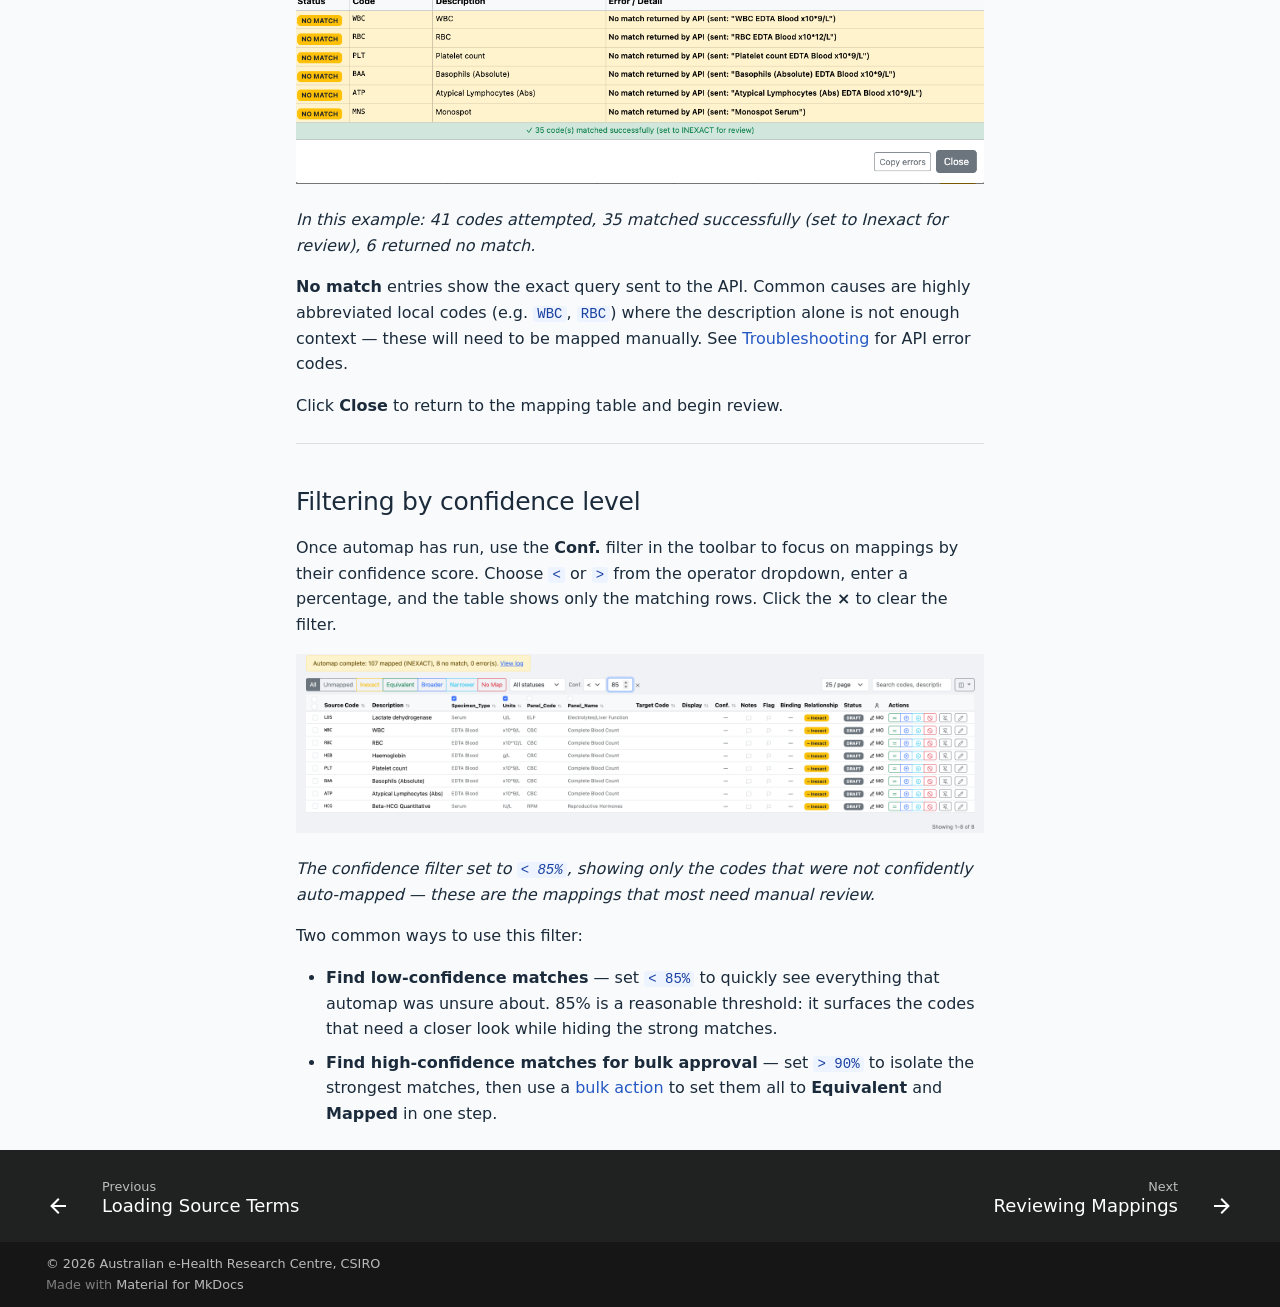
<file: workflow/auto-mapping/index.html>
<!doctype html>
<html lang="en" class="no-js">
  <head>
    
      <meta charset="utf-8">
      <meta name="viewport" content="width=device-width,initial-scale=1">
      
        <meta name="description" content="Mapping Local Code Systems to SNOMED CT and LOINC">
      
      
        <meta name="author" content="AI-Map Team, AEHRC, CSIRO">
      
      
        <link rel="canonical" href="https://mjosborne1.github.io/ai-map-docs/workflow/auto-mapping/">
      
      
        <link rel="prev" href="../loading-source/">
      
      
        <link rel="next" href="../reviewing-mappings/">
      
      
        
      
      
      <link rel="icon" href="../../images/csiro-logo-small.png">
      <meta name="generator" content="mkdocs-1.6.1, mkdocs-material-9.7.6">
    
    
      
        <title>AI Auto-Mapping - AI-Map</title>
      
    
    
      <link rel="stylesheet" href="../../assets/stylesheets/main.484c7ddc.min.css">
      
        
        <link rel="stylesheet" href="../../assets/stylesheets/palette.ab4e12ef.min.css">
      
      


    
    
      
    
    
      
    
    
      <link rel="stylesheet" href="../../stylesheets/extra.css">
    
    <script>__md_scope=new URL("../..",location),__md_hash=e=>[...e].reduce(((e,_)=>(e<<5)-e+_.charCodeAt(0)),0),__md_get=(e,_=localStorage,t=__md_scope)=>JSON.parse(_.getItem(t.pathname+"."+e)),__md_set=(e,_,t=localStorage,a=__md_scope)=>{try{t.setItem(a.pathname+"."+e,JSON.stringify(_))}catch(e){}}</script>
    
      

    
    
  </head>
  
  
    
    
      
    
    
    
    
    <body dir="ltr" data-md-color-scheme="default" data-md-color-primary="custom" data-md-color-accent="custom">
  
    
    <input class="md-toggle" data-md-toggle="drawer" type="checkbox" id="__drawer" autocomplete="off">
    <input class="md-toggle" data-md-toggle="search" type="checkbox" id="__search" autocomplete="off">
    <label class="md-overlay" for="__drawer"></label>
    <div data-md-component="skip">
      
        
        <a href="#ai-auto-mapping" class="md-skip">
          Skip to content
        </a>
      
    </div>
    <div data-md-component="announce">
      
    </div>
    
    
      

  

<header class="md-header md-header--shadow" data-md-component="header">
  <nav class="md-header__inner md-grid" aria-label="Header">
    <a href="../.." title="AI-Map" class="md-header__button md-logo" aria-label="AI-Map" data-md-component="logo">
      
  <img src="../../images/csiro-logo-small.png" alt="logo">

    </a>
    <label class="md-header__button md-icon" for="__drawer">
      
      <svg xmlns="http://www.w3.org/2000/svg" viewBox="0 0 24 24"><path d="M3 6h18v2H3zm0 5h18v2H3zm0 5h18v2H3z"/></svg>
    </label>
    <div class="md-header__title" data-md-component="header-title">
      <div class="md-header__ellipsis">
        <div class="md-header__topic">
          <span class="md-ellipsis">
            AI-Map
          </span>
        </div>
        <div class="md-header__topic" data-md-component="header-topic">
          <span class="md-ellipsis">
            
              AI Auto-Mapping
            
          </span>
        </div>
      </div>
    </div>
    
      
        <form class="md-header__option" data-md-component="palette">
  
    
    
    
    <input class="md-option" data-md-color-media="" data-md-color-scheme="default" data-md-color-primary="custom" data-md-color-accent="custom"  aria-hidden="true"  type="radio" name="__palette" id="__palette_0">
    
  
</form>
      
    
    
      <script>var palette=__md_get("__palette");if(palette&&palette.color){if("(prefers-color-scheme)"===palette.color.media){var media=matchMedia("(prefers-color-scheme: light)"),input=document.querySelector(media.matches?"[data-md-color-media='(prefers-color-scheme: light)']":"[data-md-color-media='(prefers-color-scheme: dark)']");palette.color.media=input.getAttribute("data-md-color-media"),palette.color.scheme=input.getAttribute("data-md-color-scheme"),palette.color.primary=input.getAttribute("data-md-color-primary"),palette.color.accent=input.getAttribute("data-md-color-accent")}for(var[key,value]of Object.entries(palette.color))document.body.setAttribute("data-md-color-"+key,value)}</script>
    
    
    
      
      
        <label class="md-header__button md-icon" for="__search">
          
          <svg xmlns="http://www.w3.org/2000/svg" viewBox="0 0 24 24"><path d="M9.5 3A6.5 6.5 0 0 1 16 9.5c0 1.61-.59 3.09-1.56 4.23l.27.27h.79l5 5-1.5 1.5-5-5v-.79l-.27-.27A6.52 6.52 0 0 1 9.5 16 6.5 6.5 0 0 1 3 9.5 6.5 6.5 0 0 1 9.5 3m0 2C7 5 5 7 5 9.5S7 14 9.5 14 14 12 14 9.5 12 5 9.5 5"/></svg>
        </label>
        <div class="md-search" data-md-component="search" role="dialog">
  <label class="md-search__overlay" for="__search"></label>
  <div class="md-search__inner" role="search">
    <form class="md-search__form" name="search">
      <input type="text" class="md-search__input" name="query" aria-label="Search" placeholder="Search" autocapitalize="off" autocorrect="off" autocomplete="off" spellcheck="false" data-md-component="search-query" required>
      <label class="md-search__icon md-icon" for="__search">
        
        <svg xmlns="http://www.w3.org/2000/svg" viewBox="0 0 24 24"><path d="M9.5 3A6.5 6.5 0 0 1 16 9.5c0 1.61-.59 3.09-1.56 4.23l.27.27h.79l5 5-1.5 1.5-5-5v-.79l-.27-.27A6.52 6.52 0 0 1 9.5 16 6.5 6.5 0 0 1 3 9.5 6.5 6.5 0 0 1 9.5 3m0 2C7 5 5 7 5 9.5S7 14 9.5 14 14 12 14 9.5 12 5 9.5 5"/></svg>
        
        <svg xmlns="http://www.w3.org/2000/svg" viewBox="0 0 24 24"><path d="M20 11v2H8l5.5 5.5-1.42 1.42L4.16 12l7.92-7.92L13.5 5.5 8 11z"/></svg>
      </label>
      <nav class="md-search__options" aria-label="Search">
        
        <button type="reset" class="md-search__icon md-icon" title="Clear" aria-label="Clear" tabindex="-1">
          
          <svg xmlns="http://www.w3.org/2000/svg" viewBox="0 0 24 24"><path d="M19 6.41 17.59 5 12 10.59 6.41 5 5 6.41 10.59 12 5 17.59 6.41 19 12 13.41 17.59 19 19 17.59 13.41 12z"/></svg>
        </button>
      </nav>
      
        <div class="md-search__suggest" data-md-component="search-suggest"></div>
      
    </form>
    <div class="md-search__output">
      <div class="md-search__scrollwrap" tabindex="0" data-md-scrollfix>
        <div class="md-search-result" data-md-component="search-result">
          <div class="md-search-result__meta">
            Initializing search
          </div>
          <ol class="md-search-result__list" role="presentation"></ol>
        </div>
      </div>
    </div>
  </div>
</div>
      
    
    
  </nav>
  
</header>
    
    <div class="md-container" data-md-component="container">
      
      
        
          
        
      
      <main class="md-main" data-md-component="main">
        <div class="md-main__inner md-grid">
          
            
              
              <div class="md-sidebar md-sidebar--primary" data-md-component="sidebar" data-md-type="navigation" >
                <div class="md-sidebar__scrollwrap">
                  <div class="md-sidebar__inner">
                    



<nav class="md-nav md-nav--primary" aria-label="Navigation" data-md-level="0">
  <label class="md-nav__title" for="__drawer">
    <a href="../.." title="AI-Map" class="md-nav__button md-logo" aria-label="AI-Map" data-md-component="logo">
      
  <img src="../../images/csiro-logo-small.png" alt="logo">

    </a>
    AI-Map
  </label>
  
  <ul class="md-nav__list" data-md-scrollfix>
    
      
      
  
  
  
  
    <li class="md-nav__item">
      <a href="../.." class="md-nav__link">
        
  
  
  <span class="md-ellipsis">
    
  
    Introduction
  

    
  </span>
  
  

      </a>
    </li>
  

    
      
      
  
  
    
  
  
  
    
    
    
    
      
        
        
      
    
    
    <li class="md-nav__item md-nav__item--active md-nav__item--section md-nav__item--nested">
      
        
        
        <input class="md-nav__toggle md-toggle " type="checkbox" id="__nav_2" checked>
        
          
          <label class="md-nav__link" for="__nav_2" id="__nav_2_label" tabindex="">
            
  
  
  <span class="md-ellipsis">
    
  
    Mapping Workflow
  

    
  </span>
  
  

            <span class="md-nav__icon md-icon"></span>
          </label>
        
        <nav class="md-nav" data-md-level="1" aria-labelledby="__nav_2_label" aria-expanded="true">
          <label class="md-nav__title" for="__nav_2">
            <span class="md-nav__icon md-icon"></span>
            
  
    Mapping Workflow
  

          </label>
          <ul class="md-nav__list" data-md-scrollfix>
            
              
                
  
  
  
  
    <li class="md-nav__item">
      <a href="../../mapping-workflow/" class="md-nav__link">
        
  
  
  <span class="md-ellipsis">
    
  
    Overview
  

    
  </span>
  
  

      </a>
    </li>
  

              
            
              
                
  
  
  
  
    <li class="md-nav__item">
      <a href="../getting-started/" class="md-nav__link">
        
  
  
  <span class="md-ellipsis">
    
  
    Getting Started
  

    
  </span>
  
  

      </a>
    </li>
  

              
            
              
                
  
  
  
  
    <li class="md-nav__item">
      <a href="../loading-source/" class="md-nav__link">
        
  
  
  <span class="md-ellipsis">
    
  
    Loading Source Terms
  

    
  </span>
  
  

      </a>
    </li>
  

              
            
              
                
  
  
    
  
  
  
    <li class="md-nav__item md-nav__item--active">
      
      <input class="md-nav__toggle md-toggle" type="checkbox" id="__toc">
      
      
        
      
      
        <label class="md-nav__link md-nav__link--active" for="__toc">
          
  
  
  <span class="md-ellipsis">
    
  
    AI Auto-Mapping
  

    
  </span>
  
  

          <span class="md-nav__icon md-icon"></span>
        </label>
      
      <a href="./" class="md-nav__link md-nav__link--active">
        
  
  
  <span class="md-ellipsis">
    
  
    AI Auto-Mapping
  

    
  </span>
  
  

      </a>
      
        

<nav class="md-nav md-nav--secondary" aria-label="Table of contents">
  
  
  
    
  
  
    <label class="md-nav__title" for="__toc">
      <span class="md-nav__icon md-icon"></span>
      Table of contents
    </label>
    <ul class="md-nav__list" data-md-component="toc" data-md-scrollfix>
      
        <li class="md-nav__item">
  <a href="#running-automap" class="md-nav__link">
    <span class="md-ellipsis">
      
        Running automap
      
    </span>
  </a>
  
</li>
      
        <li class="md-nav__item">
  <a href="#reviewing-the-automap-log" class="md-nav__link">
    <span class="md-ellipsis">
      
        Reviewing the automap log
      
    </span>
  </a>
  
</li>
      
        <li class="md-nav__item">
  <a href="#filtering-by-confidence-level" class="md-nav__link">
    <span class="md-ellipsis">
      
        Filtering by confidence level
      
    </span>
  </a>
  
</li>
      
    </ul>
  
</nav>
      
    </li>
  

              
            
              
                
  
  
  
  
    <li class="md-nav__item">
      <a href="../reviewing-mappings/" class="md-nav__link">
        
  
  
  <span class="md-ellipsis">
    
  
    Reviewing Mappings
  

    
  </span>
  
  

      </a>
    </li>
  

              
            
              
                
  
  
  
  
    <li class="md-nav__item">
      <a href="../version-management/" class="md-nav__link">
        
  
  
  <span class="md-ellipsis">
    
  
    Version Management & Review
  

    
  </span>
  
  

      </a>
    </li>
  

              
            
              
                
  
  
  
  
    <li class="md-nav__item">
      <a href="../updating-source/" class="md-nav__link">
        
  
  
  <span class="md-ellipsis">
    
  
    Updating Source Data
  

    
  </span>
  
  

      </a>
    </li>
  

              
            
              
                
  
  
  
  
    <li class="md-nav__item">
      <a href="../exporting/" class="md-nav__link">
        
  
  
  <span class="md-ellipsis">
    
  
    Exporting
  

    
  </span>
  
  

      </a>
    </li>
  

              
            
          </ul>
        </nav>
      
    </li>
  

    
      
      
  
  
  
  
    <li class="md-nav__item">
      <a href="../../code-systems/" class="md-nav__link">
        
  
  
  <span class="md-ellipsis">
    
  
    Target Code Systems
  

    
  </span>
  
  

      </a>
    </li>
  

    
      
      
  
  
  
  
    <li class="md-nav__item">
      <a href="../../administration/" class="md-nav__link">
        
  
  
  <span class="md-ellipsis">
    
  
    Administration
  

    
  </span>
  
  

      </a>
    </li>
  

    
      
      
  
  
  
  
    <li class="md-nav__item">
      <a href="../../appendix/" class="md-nav__link">
        
  
  
  <span class="md-ellipsis">
    
  
    Appendix
  

    
  </span>
  
  

      </a>
    </li>
  

    
  </ul>
</nav>
                  </div>
                </div>
              </div>
            
            
              
              <div class="md-sidebar md-sidebar--secondary" data-md-component="sidebar" data-md-type="toc" >
                <div class="md-sidebar__scrollwrap">
                  <div class="md-sidebar__inner">
                    

<nav class="md-nav md-nav--secondary" aria-label="Table of contents">
  
  
  
    
  
  
    <label class="md-nav__title" for="__toc">
      <span class="md-nav__icon md-icon"></span>
      Table of contents
    </label>
    <ul class="md-nav__list" data-md-component="toc" data-md-scrollfix>
      
        <li class="md-nav__item">
  <a href="#running-automap" class="md-nav__link">
    <span class="md-ellipsis">
      
        Running automap
      
    </span>
  </a>
  
</li>
      
        <li class="md-nav__item">
  <a href="#reviewing-the-automap-log" class="md-nav__link">
    <span class="md-ellipsis">
      
        Reviewing the automap log
      
    </span>
  </a>
  
</li>
      
        <li class="md-nav__item">
  <a href="#filtering-by-confidence-level" class="md-nav__link">
    <span class="md-ellipsis">
      
        Filtering by confidence level
      
    </span>
  </a>
  
</li>
      
    </ul>
  
</nav>
                  </div>
                </div>
              </div>
            
          
          
            <div class="md-content" data-md-component="content">
              
              <article class="md-content__inner md-typeset">
                
                  



<h1 id="ai-auto-mapping">AI Auto-Mapping</h1>
<h2 id="running-automap">Running automap</h2>
<p>With source terms loaded, click <strong>Run Automap</strong>. The AI will query the terminology server and propose a target concept for each unmapped code.</p>
<p><img alt="Mapping table with Run Automap highlighted" src="../../images/workflow/11-RunAutomap.png" /></p>
<p><em>The mapping table after source upload. Click <strong>Run Automap</strong> to start the AI matching process.</em></p>
<p>A confirmation dialog shows how many codes will be processed. Click <strong>OK</strong> to proceed.</p>
<p><img alt="Automap confirmation dialog" src="../../images/workflow/12-AutomapConfirmation.png" /></p>
<p><em>All automap results are initially set to <strong>Inexact</strong> — every suggestion must be reviewed before being marked Mapped.</em></p>
<p>A progress indicator shows processing in real time. You can click <strong>Stop</strong> at any point to halt the run; codes processed so far will retain their suggested mappings.</p>
<p><img alt="Automap running" src="../../images/workflow/13-Automap-running.png" /></p>
<p><em>Automap processing 25 of 41 codes. Results appear in the table as each code is matched.</em></p>
<hr />
<h2 id="reviewing-the-automap-log">Reviewing the automap log</h2>
<p>When the run completes, an <strong>Automap Log</strong> summarises the results.</p>
<p><img alt="Automap log" src="../../images/workflow/14-PostAutomapLog.png" /></p>
<p><em>In this example: 41 codes attempted, 35 matched successfully (set to Inexact for review), 6 returned no match.</em></p>
<p><strong>No match</strong> entries show the exact query sent to the API. Common causes are highly abbreviated local codes (e.g. <code>WBC</code>, <code>RBC</code>) where the description alone is not enough context — these will need to be mapped manually. See <a href="../../appendix/#troubleshooting">Troubleshooting</a> for API error codes.</p>
<p>Click <strong>Close</strong> to return to the mapping table and begin review.</p>
<hr />
<h2 id="filtering-by-confidence-level">Filtering by confidence level</h2>
<p>Once automap has run, use the <strong>Conf.</strong> filter in the toolbar to focus on mappings by their confidence score. Choose <code>&lt;</code> or <code>&gt;</code> from the operator dropdown, enter a percentage, and the table shows only the matching rows. Click the <strong>×</strong> to clear the filter.</p>
<p><img alt="Confidence level filter" src="../../images/workflow/50-ConfidenceLevelFilter.png" /></p>
<p><em>The confidence filter set to <code>&lt; 85%</code>, showing only the codes that were not confidently auto-mapped — these are the mappings that most need manual review.</em></p>
<p>Two common ways to use this filter:</p>
<ul>
<li><strong>Find low-confidence matches</strong> — set <code>&lt; 85%</code> to quickly see everything that automap was unsure about. 85% is a reasonable threshold: it surfaces the codes that need a closer look while hiding the strong matches.</li>
<li><strong>Find high-confidence matches for bulk approval</strong> — set <code>&gt; 90%</code> to isolate the strongest matches, then use a <a href="../version-management/#bulk-actions-during-review">bulk action</a> to set them all to <strong>Equivalent</strong> and <strong>Mapped</strong> in one step.</li>
</ul>












                
              </article>
            </div>
          
          
<script>var target=document.getElementById(location.hash.slice(1));target&&target.name&&(target.checked=target.name.startsWith("__tabbed_"))</script>
        </div>
        
          <button type="button" class="md-top md-icon" data-md-component="top" hidden>
  
  <svg xmlns="http://www.w3.org/2000/svg" viewBox="0 0 24 24"><path d="M13 20h-2V8l-5.5 5.5-1.42-1.42L12 4.16l7.92 7.92-1.42 1.42L13 8z"/></svg>
  Back to top
</button>
        
      </main>
      
        <footer class="md-footer">
  
    
      
      <nav class="md-footer__inner md-grid" aria-label="Footer" >
        
          
          <a href="../loading-source/" class="md-footer__link md-footer__link--prev" aria-label="Previous: Loading Source Terms">
            <div class="md-footer__button md-icon">
              
              <svg xmlns="http://www.w3.org/2000/svg" viewBox="0 0 24 24"><path d="M20 11v2H8l5.5 5.5-1.42 1.42L4.16 12l7.92-7.92L13.5 5.5 8 11z"/></svg>
            </div>
            <div class="md-footer__title">
              <span class="md-footer__direction">
                Previous
              </span>
              <div class="md-ellipsis">
                Loading Source Terms
              </div>
            </div>
          </a>
        
        
          
          <a href="../reviewing-mappings/" class="md-footer__link md-footer__link--next" aria-label="Next: Reviewing Mappings">
            <div class="md-footer__title">
              <span class="md-footer__direction">
                Next
              </span>
              <div class="md-ellipsis">
                Reviewing Mappings
              </div>
            </div>
            <div class="md-footer__button md-icon">
              
              <svg xmlns="http://www.w3.org/2000/svg" viewBox="0 0 24 24"><path d="M4 11v2h12l-5.5 5.5 1.42 1.42L19.84 12l-7.92-7.92L10.5 5.5 16 11z"/></svg>
            </div>
          </a>
        
      </nav>
    
  
  <div class="md-footer-meta md-typeset">
    <div class="md-footer-meta__inner md-grid">
      <div class="md-copyright">
  
    <div class="md-copyright__highlight">
      © 2026 Australian e-Health Research Centre, CSIRO
    </div>
  
  
    Made with
    <a href="https://squidfunk.github.io/mkdocs-material/" target="_blank" rel="noopener">
      Material for MkDocs
    </a>
  
</div>
      
    </div>
  </div>
</footer>
      
    </div>
    <div class="md-dialog" data-md-component="dialog">
      <div class="md-dialog__inner md-typeset"></div>
    </div>
    
    
    
      
      
      <script id="__config" type="application/json">{"annotate": null, "base": "../..", "features": ["navigation.sections", "navigation.top", "navigation.footer", "toc.follow", "search.suggest", "search.highlight", "content.code.copy"], "search": "../../assets/javascripts/workers/search.2c215733.min.js", "tags": null, "translations": {"clipboard.copied": "Copied to clipboard", "clipboard.copy": "Copy to clipboard", "search.result.more.one": "1 more on this page", "search.result.more.other": "# more on this page", "search.result.none": "No matching documents", "search.result.one": "1 matching document", "search.result.other": "# matching documents", "search.result.placeholder": "Type to start searching", "search.result.term.missing": "Missing", "select.version": "Select version"}, "version": null}</script>
    
    
      <script src="../../assets/javascripts/bundle.79ae519e.min.js"></script>
      
    
  </body>
</html>
</file>
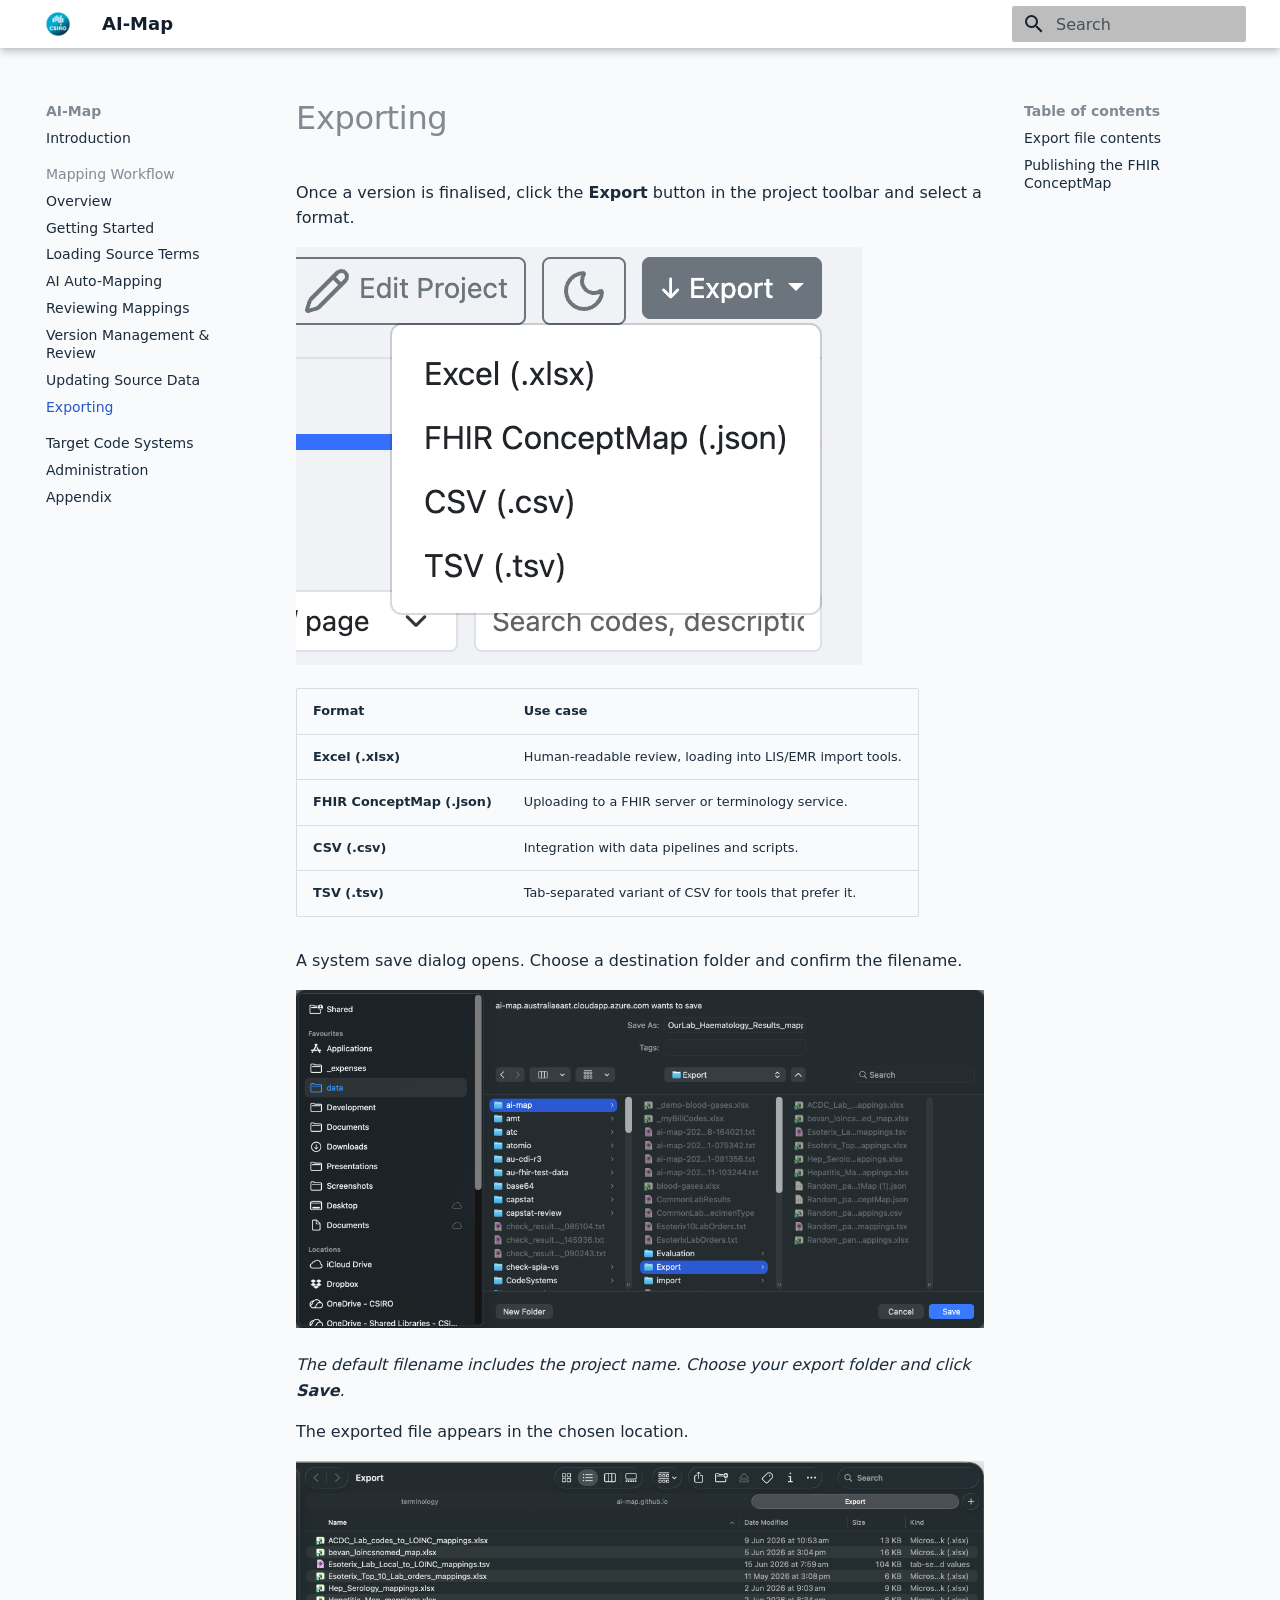
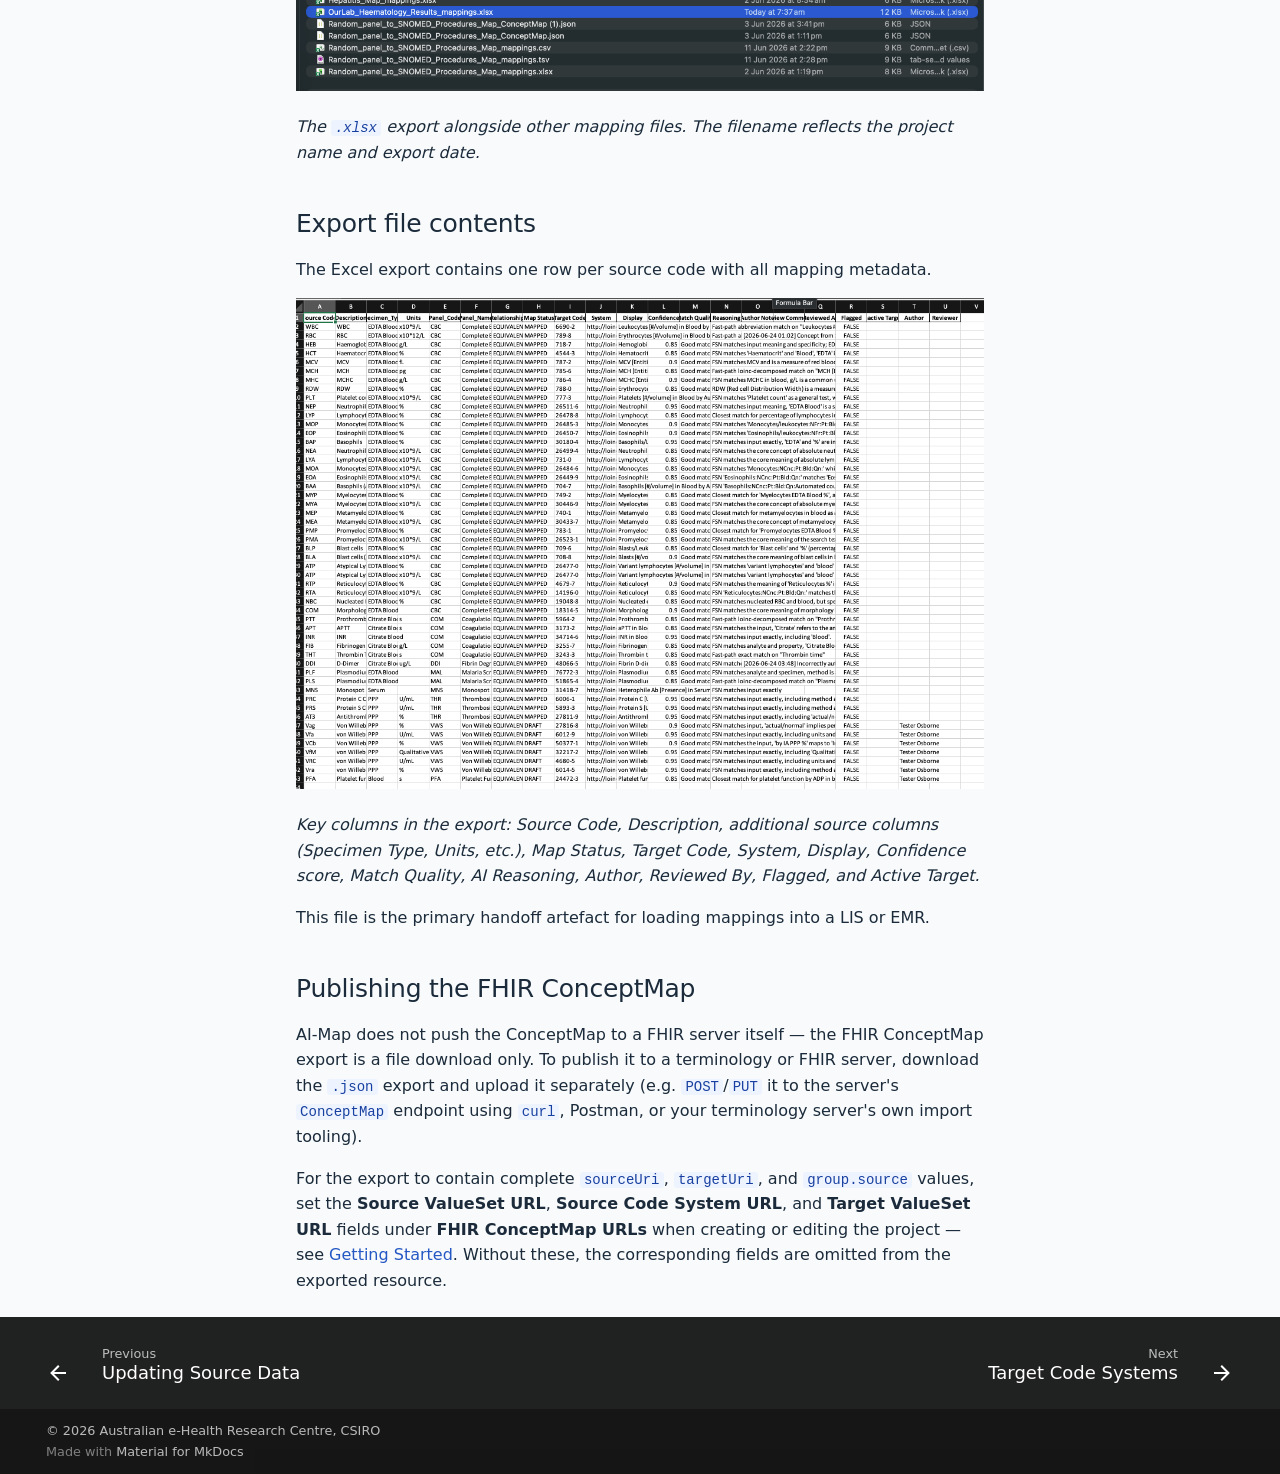
<file: workflow/exporting/index.html>
<!doctype html>
<html lang="en" class="no-js">
  <head>
    
      <meta charset="utf-8">
      <meta name="viewport" content="width=device-width,initial-scale=1">
      
        <meta name="description" content="Mapping Local Code Systems to SNOMED CT and LOINC">
      
      
        <meta name="author" content="AI-Map Team, AEHRC, CSIRO">
      
      
        <link rel="canonical" href="https://mjosborne1.github.io/ai-map-docs/workflow/exporting/">
      
      
        <link rel="prev" href="../updating-source/">
      
      
        <link rel="next" href="../../code-systems/">
      
      
        
      
      
      <link rel="icon" href="../../images/csiro-logo-small.png">
      <meta name="generator" content="mkdocs-1.6.1, mkdocs-material-9.7.6">
    
    
      
        <title>Exporting - AI-Map</title>
      
    
    
      <link rel="stylesheet" href="../../assets/stylesheets/main.484c7ddc.min.css">
      
        
        <link rel="stylesheet" href="../../assets/stylesheets/palette.ab4e12ef.min.css">
      
      


    
    
      
    
    
      
    
    
      <link rel="stylesheet" href="../../stylesheets/extra.css">
    
    <script>__md_scope=new URL("../..",location),__md_hash=e=>[...e].reduce(((e,_)=>(e<<5)-e+_.charCodeAt(0)),0),__md_get=(e,_=localStorage,t=__md_scope)=>JSON.parse(_.getItem(t.pathname+"."+e)),__md_set=(e,_,t=localStorage,a=__md_scope)=>{try{t.setItem(a.pathname+"."+e,JSON.stringify(_))}catch(e){}}</script>
    
      

    
    
  </head>
  
  
    
    
      
    
    
    
    
    <body dir="ltr" data-md-color-scheme="default" data-md-color-primary="custom" data-md-color-accent="custom">
  
    
    <input class="md-toggle" data-md-toggle="drawer" type="checkbox" id="__drawer" autocomplete="off">
    <input class="md-toggle" data-md-toggle="search" type="checkbox" id="__search" autocomplete="off">
    <label class="md-overlay" for="__drawer"></label>
    <div data-md-component="skip">
      
        
        <a href="#exporting" class="md-skip">
          Skip to content
        </a>
      
    </div>
    <div data-md-component="announce">
      
    </div>
    
    
      

  

<header class="md-header md-header--shadow" data-md-component="header">
  <nav class="md-header__inner md-grid" aria-label="Header">
    <a href="../.." title="AI-Map" class="md-header__button md-logo" aria-label="AI-Map" data-md-component="logo">
      
  <img src="../../images/csiro-logo-small.png" alt="logo">

    </a>
    <label class="md-header__button md-icon" for="__drawer">
      
      <svg xmlns="http://www.w3.org/2000/svg" viewBox="0 0 24 24"><path d="M3 6h18v2H3zm0 5h18v2H3zm0 5h18v2H3z"/></svg>
    </label>
    <div class="md-header__title" data-md-component="header-title">
      <div class="md-header__ellipsis">
        <div class="md-header__topic">
          <span class="md-ellipsis">
            AI-Map
          </span>
        </div>
        <div class="md-header__topic" data-md-component="header-topic">
          <span class="md-ellipsis">
            
              Exporting
            
          </span>
        </div>
      </div>
    </div>
    
      
        <form class="md-header__option" data-md-component="palette">
  
    
    
    
    <input class="md-option" data-md-color-media="" data-md-color-scheme="default" data-md-color-primary="custom" data-md-color-accent="custom"  aria-hidden="true"  type="radio" name="__palette" id="__palette_0">
    
  
</form>
      
    
    
      <script>var palette=__md_get("__palette");if(palette&&palette.color){if("(prefers-color-scheme)"===palette.color.media){var media=matchMedia("(prefers-color-scheme: light)"),input=document.querySelector(media.matches?"[data-md-color-media='(prefers-color-scheme: light)']":"[data-md-color-media='(prefers-color-scheme: dark)']");palette.color.media=input.getAttribute("data-md-color-media"),palette.color.scheme=input.getAttribute("data-md-color-scheme"),palette.color.primary=input.getAttribute("data-md-color-primary"),palette.color.accent=input.getAttribute("data-md-color-accent")}for(var[key,value]of Object.entries(palette.color))document.body.setAttribute("data-md-color-"+key,value)}</script>
    
    
    
      
      
        <label class="md-header__button md-icon" for="__search">
          
          <svg xmlns="http://www.w3.org/2000/svg" viewBox="0 0 24 24"><path d="M9.5 3A6.5 6.5 0 0 1 16 9.5c0 1.61-.59 3.09-1.56 4.23l.27.27h.79l5 5-1.5 1.5-5-5v-.79l-.27-.27A6.52 6.52 0 0 1 9.5 16 6.5 6.5 0 0 1 3 9.5 6.5 6.5 0 0 1 9.5 3m0 2C7 5 5 7 5 9.5S7 14 9.5 14 14 12 14 9.5 12 5 9.5 5"/></svg>
        </label>
        <div class="md-search" data-md-component="search" role="dialog">
  <label class="md-search__overlay" for="__search"></label>
  <div class="md-search__inner" role="search">
    <form class="md-search__form" name="search">
      <input type="text" class="md-search__input" name="query" aria-label="Search" placeholder="Search" autocapitalize="off" autocorrect="off" autocomplete="off" spellcheck="false" data-md-component="search-query" required>
      <label class="md-search__icon md-icon" for="__search">
        
        <svg xmlns="http://www.w3.org/2000/svg" viewBox="0 0 24 24"><path d="M9.5 3A6.5 6.5 0 0 1 16 9.5c0 1.61-.59 3.09-1.56 4.23l.27.27h.79l5 5-1.5 1.5-5-5v-.79l-.27-.27A6.52 6.52 0 0 1 9.5 16 6.5 6.5 0 0 1 3 9.5 6.5 6.5 0 0 1 9.5 3m0 2C7 5 5 7 5 9.5S7 14 9.5 14 14 12 14 9.5 12 5 9.5 5"/></svg>
        
        <svg xmlns="http://www.w3.org/2000/svg" viewBox="0 0 24 24"><path d="M20 11v2H8l5.5 5.5-1.42 1.42L4.16 12l7.92-7.92L13.5 5.5 8 11z"/></svg>
      </label>
      <nav class="md-search__options" aria-label="Search">
        
        <button type="reset" class="md-search__icon md-icon" title="Clear" aria-label="Clear" tabindex="-1">
          
          <svg xmlns="http://www.w3.org/2000/svg" viewBox="0 0 24 24"><path d="M19 6.41 17.59 5 12 10.59 6.41 5 5 6.41 10.59 12 5 17.59 6.41 19 12 13.41 17.59 19 19 17.59 13.41 12z"/></svg>
        </button>
      </nav>
      
        <div class="md-search__suggest" data-md-component="search-suggest"></div>
      
    </form>
    <div class="md-search__output">
      <div class="md-search__scrollwrap" tabindex="0" data-md-scrollfix>
        <div class="md-search-result" data-md-component="search-result">
          <div class="md-search-result__meta">
            Initializing search
          </div>
          <ol class="md-search-result__list" role="presentation"></ol>
        </div>
      </div>
    </div>
  </div>
</div>
      
    
    
  </nav>
  
</header>
    
    <div class="md-container" data-md-component="container">
      
      
        
          
        
      
      <main class="md-main" data-md-component="main">
        <div class="md-main__inner md-grid">
          
            
              
              <div class="md-sidebar md-sidebar--primary" data-md-component="sidebar" data-md-type="navigation" >
                <div class="md-sidebar__scrollwrap">
                  <div class="md-sidebar__inner">
                    



<nav class="md-nav md-nav--primary" aria-label="Navigation" data-md-level="0">
  <label class="md-nav__title" for="__drawer">
    <a href="../.." title="AI-Map" class="md-nav__button md-logo" aria-label="AI-Map" data-md-component="logo">
      
  <img src="../../images/csiro-logo-small.png" alt="logo">

    </a>
    AI-Map
  </label>
  
  <ul class="md-nav__list" data-md-scrollfix>
    
      
      
  
  
  
  
    <li class="md-nav__item">
      <a href="../.." class="md-nav__link">
        
  
  
  <span class="md-ellipsis">
    
  
    Introduction
  

    
  </span>
  
  

      </a>
    </li>
  

    
      
      
  
  
    
  
  
  
    
    
    
    
      
        
        
      
    
    
    <li class="md-nav__item md-nav__item--active md-nav__item--section md-nav__item--nested">
      
        
        
        <input class="md-nav__toggle md-toggle " type="checkbox" id="__nav_2" checked>
        
          
          <label class="md-nav__link" for="__nav_2" id="__nav_2_label" tabindex="">
            
  
  
  <span class="md-ellipsis">
    
  
    Mapping Workflow
  

    
  </span>
  
  

            <span class="md-nav__icon md-icon"></span>
          </label>
        
        <nav class="md-nav" data-md-level="1" aria-labelledby="__nav_2_label" aria-expanded="true">
          <label class="md-nav__title" for="__nav_2">
            <span class="md-nav__icon md-icon"></span>
            
  
    Mapping Workflow
  

          </label>
          <ul class="md-nav__list" data-md-scrollfix>
            
              
                
  
  
  
  
    <li class="md-nav__item">
      <a href="../../mapping-workflow/" class="md-nav__link">
        
  
  
  <span class="md-ellipsis">
    
  
    Overview
  

    
  </span>
  
  

      </a>
    </li>
  

              
            
              
                
  
  
  
  
    <li class="md-nav__item">
      <a href="../getting-started/" class="md-nav__link">
        
  
  
  <span class="md-ellipsis">
    
  
    Getting Started
  

    
  </span>
  
  

      </a>
    </li>
  

              
            
              
                
  
  
  
  
    <li class="md-nav__item">
      <a href="../loading-source/" class="md-nav__link">
        
  
  
  <span class="md-ellipsis">
    
  
    Loading Source Terms
  

    
  </span>
  
  

      </a>
    </li>
  

              
            
              
                
  
  
  
  
    <li class="md-nav__item">
      <a href="../auto-mapping/" class="md-nav__link">
        
  
  
  <span class="md-ellipsis">
    
  
    AI Auto-Mapping
  

    
  </span>
  
  

      </a>
    </li>
  

              
            
              
                
  
  
  
  
    <li class="md-nav__item">
      <a href="../reviewing-mappings/" class="md-nav__link">
        
  
  
  <span class="md-ellipsis">
    
  
    Reviewing Mappings
  

    
  </span>
  
  

      </a>
    </li>
  

              
            
              
                
  
  
  
  
    <li class="md-nav__item">
      <a href="../version-management/" class="md-nav__link">
        
  
  
  <span class="md-ellipsis">
    
  
    Version Management & Review
  

    
  </span>
  
  

      </a>
    </li>
  

              
            
              
                
  
  
  
  
    <li class="md-nav__item">
      <a href="../updating-source/" class="md-nav__link">
        
  
  
  <span class="md-ellipsis">
    
  
    Updating Source Data
  

    
  </span>
  
  

      </a>
    </li>
  

              
            
              
                
  
  
    
  
  
  
    <li class="md-nav__item md-nav__item--active">
      
      <input class="md-nav__toggle md-toggle" type="checkbox" id="__toc">
      
      
        
      
      
        <label class="md-nav__link md-nav__link--active" for="__toc">
          
  
  
  <span class="md-ellipsis">
    
  
    Exporting
  

    
  </span>
  
  

          <span class="md-nav__icon md-icon"></span>
        </label>
      
      <a href="./" class="md-nav__link md-nav__link--active">
        
  
  
  <span class="md-ellipsis">
    
  
    Exporting
  

    
  </span>
  
  

      </a>
      
        

<nav class="md-nav md-nav--secondary" aria-label="Table of contents">
  
  
  
    
  
  
    <label class="md-nav__title" for="__toc">
      <span class="md-nav__icon md-icon"></span>
      Table of contents
    </label>
    <ul class="md-nav__list" data-md-component="toc" data-md-scrollfix>
      
        <li class="md-nav__item">
  <a href="#export-file-contents" class="md-nav__link">
    <span class="md-ellipsis">
      
        Export file contents
      
    </span>
  </a>
  
</li>
      
        <li class="md-nav__item">
  <a href="#publishing-the-fhir-conceptmap" class="md-nav__link">
    <span class="md-ellipsis">
      
        Publishing the FHIR ConceptMap
      
    </span>
  </a>
  
</li>
      
    </ul>
  
</nav>
      
    </li>
  

              
            
          </ul>
        </nav>
      
    </li>
  

    
      
      
  
  
  
  
    <li class="md-nav__item">
      <a href="../../code-systems/" class="md-nav__link">
        
  
  
  <span class="md-ellipsis">
    
  
    Target Code Systems
  

    
  </span>
  
  

      </a>
    </li>
  

    
      
      
  
  
  
  
    <li class="md-nav__item">
      <a href="../../administration/" class="md-nav__link">
        
  
  
  <span class="md-ellipsis">
    
  
    Administration
  

    
  </span>
  
  

      </a>
    </li>
  

    
      
      
  
  
  
  
    <li class="md-nav__item">
      <a href="../../appendix/" class="md-nav__link">
        
  
  
  <span class="md-ellipsis">
    
  
    Appendix
  

    
  </span>
  
  

      </a>
    </li>
  

    
  </ul>
</nav>
                  </div>
                </div>
              </div>
            
            
              
              <div class="md-sidebar md-sidebar--secondary" data-md-component="sidebar" data-md-type="toc" >
                <div class="md-sidebar__scrollwrap">
                  <div class="md-sidebar__inner">
                    

<nav class="md-nav md-nav--secondary" aria-label="Table of contents">
  
  
  
    
  
  
    <label class="md-nav__title" for="__toc">
      <span class="md-nav__icon md-icon"></span>
      Table of contents
    </label>
    <ul class="md-nav__list" data-md-component="toc" data-md-scrollfix>
      
        <li class="md-nav__item">
  <a href="#export-file-contents" class="md-nav__link">
    <span class="md-ellipsis">
      
        Export file contents
      
    </span>
  </a>
  
</li>
      
        <li class="md-nav__item">
  <a href="#publishing-the-fhir-conceptmap" class="md-nav__link">
    <span class="md-ellipsis">
      
        Publishing the FHIR ConceptMap
      
    </span>
  </a>
  
</li>
      
    </ul>
  
</nav>
                  </div>
                </div>
              </div>
            
          
          
            <div class="md-content" data-md-component="content">
              
              <article class="md-content__inner md-typeset">
                
                  



<h1 id="exporting">Exporting</h1>
<p>Once a version is finalised, click the <strong>Export</strong> button in the project toolbar and select a format.</p>
<p><img alt="Export format options" src="../../images/workflow/43-ExportOptions.png" /></p>
<table>
<thead>
<tr>
<th>Format</th>
<th>Use case</th>
</tr>
</thead>
<tbody>
<tr>
<td><strong>Excel (.xlsx)</strong></td>
<td>Human-readable review, loading into LIS/EMR import tools.</td>
</tr>
<tr>
<td><strong>FHIR ConceptMap (.json)</strong></td>
<td>Uploading to a FHIR server or terminology service.</td>
</tr>
<tr>
<td><strong>CSV (.csv)</strong></td>
<td>Integration with data pipelines and scripts.</td>
</tr>
<tr>
<td><strong>TSV (.tsv)</strong></td>
<td>Tab-separated variant of CSV for tools that prefer it.</td>
</tr>
</tbody>
</table>
<p>A system save dialog opens. Choose a destination folder and confirm the filename.</p>
<p><img alt="Save dialog" src="../../images/workflow/44-SelectFilepath.png" /></p>
<p><em>The default filename includes the project name. Choose your export folder and click <strong>Save</strong>.</em></p>
<p>The exported file appears in the chosen location.</p>
<p><img alt="Exported file in Finder" src="../../images/workflow/45-ExportedFile.png" /></p>
<p><em>The <code>.xlsx</code> export alongside other mapping files. The filename reflects the project name and export date.</em></p>
<h2 id="export-file-contents">Export file contents</h2>
<p>The Excel export contains one row per source code with all mapping metadata.</p>
<p><img alt="Excel export" src="../../images/workflow/46-ExcelViewofV2Map.png" /></p>
<p><em>Key columns in the export: Source Code, Description, additional source columns (Specimen Type, Units, etc.), Map Status, Target Code, System, Display, Confidence score, Match Quality, AI Reasoning, Author, Reviewed By, Flagged, and Active Target.</em></p>
<p>This file is the primary handoff artefact for loading mappings into a LIS or EMR.</p>
<h2 id="publishing-the-fhir-conceptmap">Publishing the FHIR ConceptMap</h2>
<p>AI-Map does not push the ConceptMap to a FHIR server itself — the FHIR ConceptMap export is a file download only. To publish it to a terminology or FHIR server, download the <code>.json</code> export and upload it separately (e.g. <code>POST</code>/<code>PUT</code> it to the server's <code>ConceptMap</code> endpoint using <code>curl</code>, Postman, or your terminology server's own import tooling).</p>
<p>For the export to contain complete <code>sourceUri</code>, <code>targetUri</code>, and <code>group.source</code> values, set the <strong>Source ValueSet URL</strong>, <strong>Source Code System URL</strong>, and <strong>Target ValueSet URL</strong> fields under <strong>FHIR ConceptMap URLs</strong> when creating or editing the project — see <a href="../getting-started/#creating-a-project">Getting Started</a>. Without these, the corresponding fields are omitted from the exported resource.</p>












                
              </article>
            </div>
          
          
<script>var target=document.getElementById(location.hash.slice(1));target&&target.name&&(target.checked=target.name.startsWith("__tabbed_"))</script>
        </div>
        
          <button type="button" class="md-top md-icon" data-md-component="top" hidden>
  
  <svg xmlns="http://www.w3.org/2000/svg" viewBox="0 0 24 24"><path d="M13 20h-2V8l-5.5 5.5-1.42-1.42L12 4.16l7.92 7.92-1.42 1.42L13 8z"/></svg>
  Back to top
</button>
        
      </main>
      
        <footer class="md-footer">
  
    
      
      <nav class="md-footer__inner md-grid" aria-label="Footer" >
        
          
          <a href="../updating-source/" class="md-footer__link md-footer__link--prev" aria-label="Previous: Updating Source Data">
            <div class="md-footer__button md-icon">
              
              <svg xmlns="http://www.w3.org/2000/svg" viewBox="0 0 24 24"><path d="M20 11v2H8l5.5 5.5-1.42 1.42L4.16 12l7.92-7.92L13.5 5.5 8 11z"/></svg>
            </div>
            <div class="md-footer__title">
              <span class="md-footer__direction">
                Previous
              </span>
              <div class="md-ellipsis">
                Updating Source Data
              </div>
            </div>
          </a>
        
        
          
          <a href="../../code-systems/" class="md-footer__link md-footer__link--next" aria-label="Next: Target Code Systems">
            <div class="md-footer__title">
              <span class="md-footer__direction">
                Next
              </span>
              <div class="md-ellipsis">
                Target Code Systems
              </div>
            </div>
            <div class="md-footer__button md-icon">
              
              <svg xmlns="http://www.w3.org/2000/svg" viewBox="0 0 24 24"><path d="M4 11v2h12l-5.5 5.5 1.42 1.42L19.84 12l-7.92-7.92L10.5 5.5 16 11z"/></svg>
            </div>
          </a>
        
      </nav>
    
  
  <div class="md-footer-meta md-typeset">
    <div class="md-footer-meta__inner md-grid">
      <div class="md-copyright">
  
    <div class="md-copyright__highlight">
      © 2026 Australian e-Health Research Centre, CSIRO
    </div>
  
  
    Made with
    <a href="https://squidfunk.github.io/mkdocs-material/" target="_blank" rel="noopener">
      Material for MkDocs
    </a>
  
</div>
      
    </div>
  </div>
</footer>
      
    </div>
    <div class="md-dialog" data-md-component="dialog">
      <div class="md-dialog__inner md-typeset"></div>
    </div>
    
    
    
      
      
      <script id="__config" type="application/json">{"annotate": null, "base": "../..", "features": ["navigation.sections", "navigation.top", "navigation.footer", "toc.follow", "search.suggest", "search.highlight", "content.code.copy"], "search": "../../assets/javascripts/workers/search.2c215733.min.js", "tags": null, "translations": {"clipboard.copied": "Copied to clipboard", "clipboard.copy": "Copy to clipboard", "search.result.more.one": "1 more on this page", "search.result.more.other": "# more on this page", "search.result.none": "No matching documents", "search.result.one": "1 matching document", "search.result.other": "# matching documents", "search.result.placeholder": "Type to start searching", "search.result.term.missing": "Missing", "select.version": "Select version"}, "version": null}</script>
    
    
      <script src="../../assets/javascripts/bundle.79ae519e.min.js"></script>
      
    
  </body>
</html>
</file>
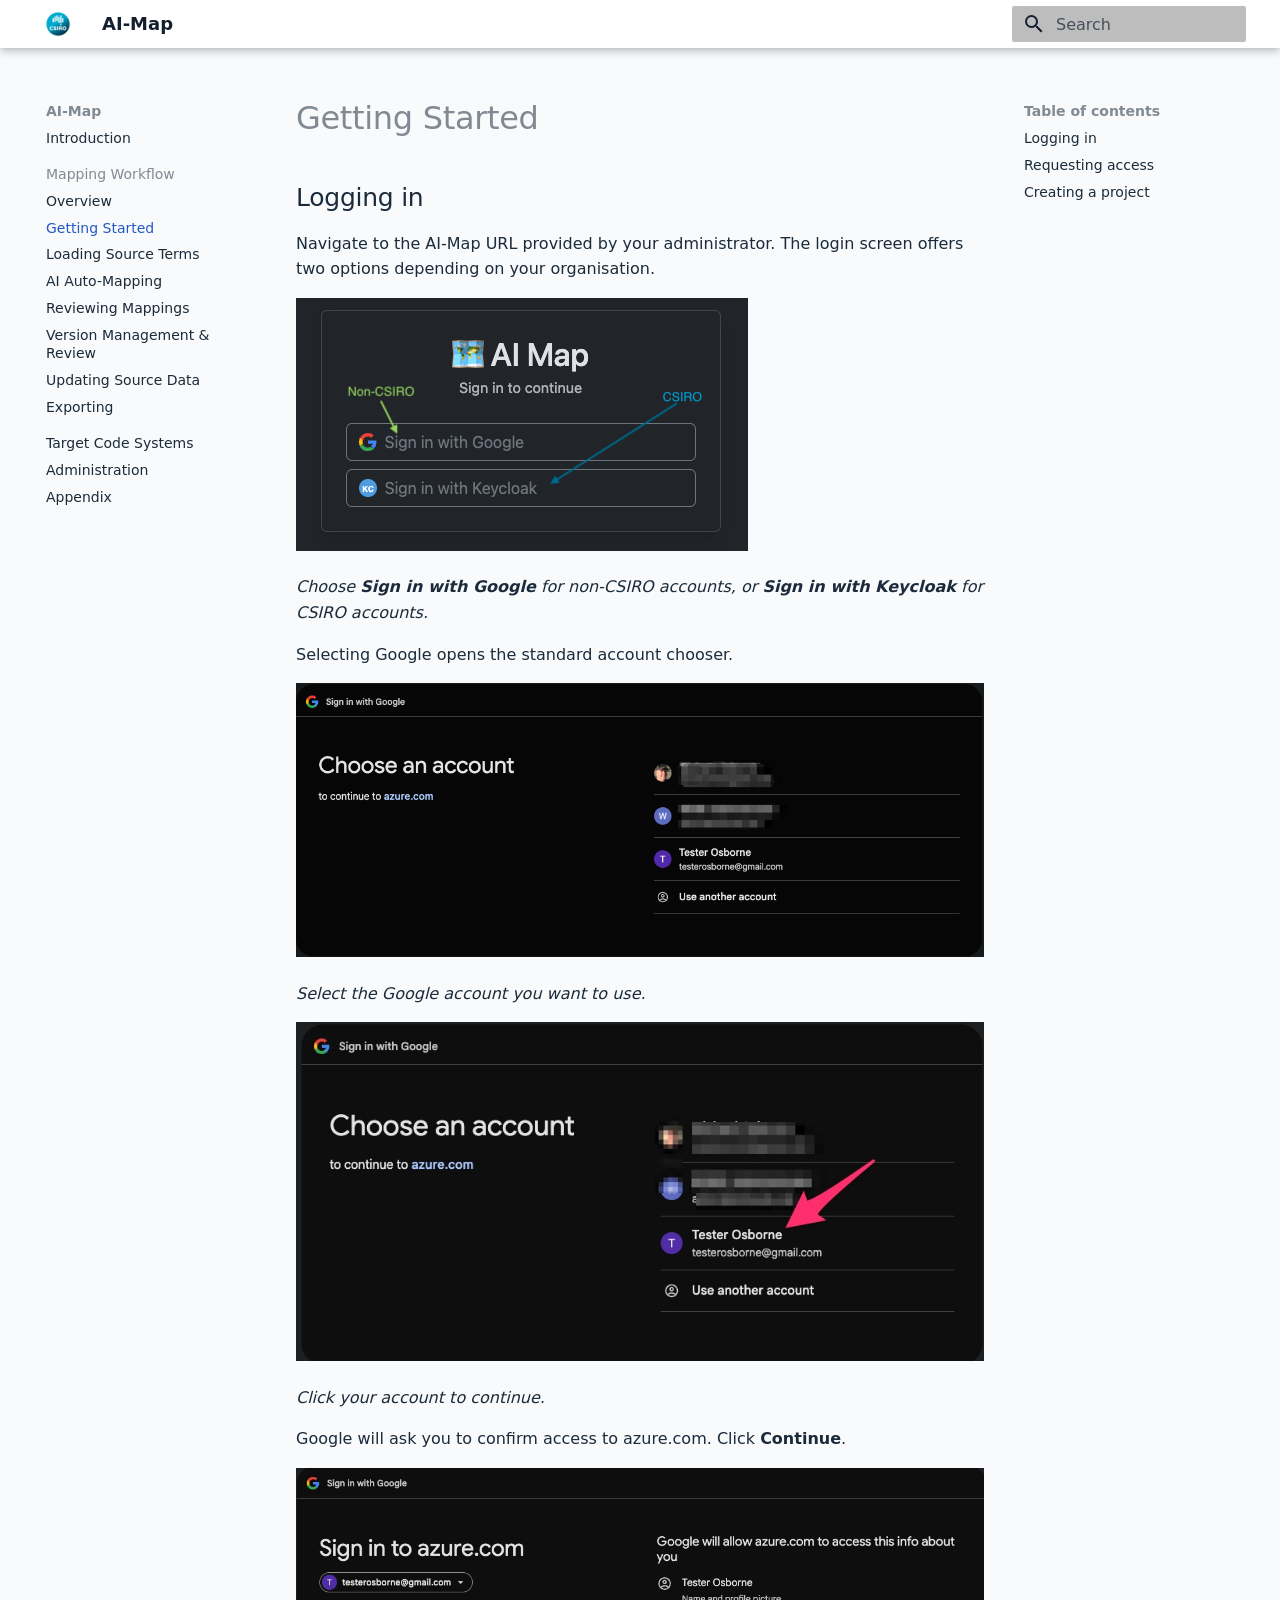
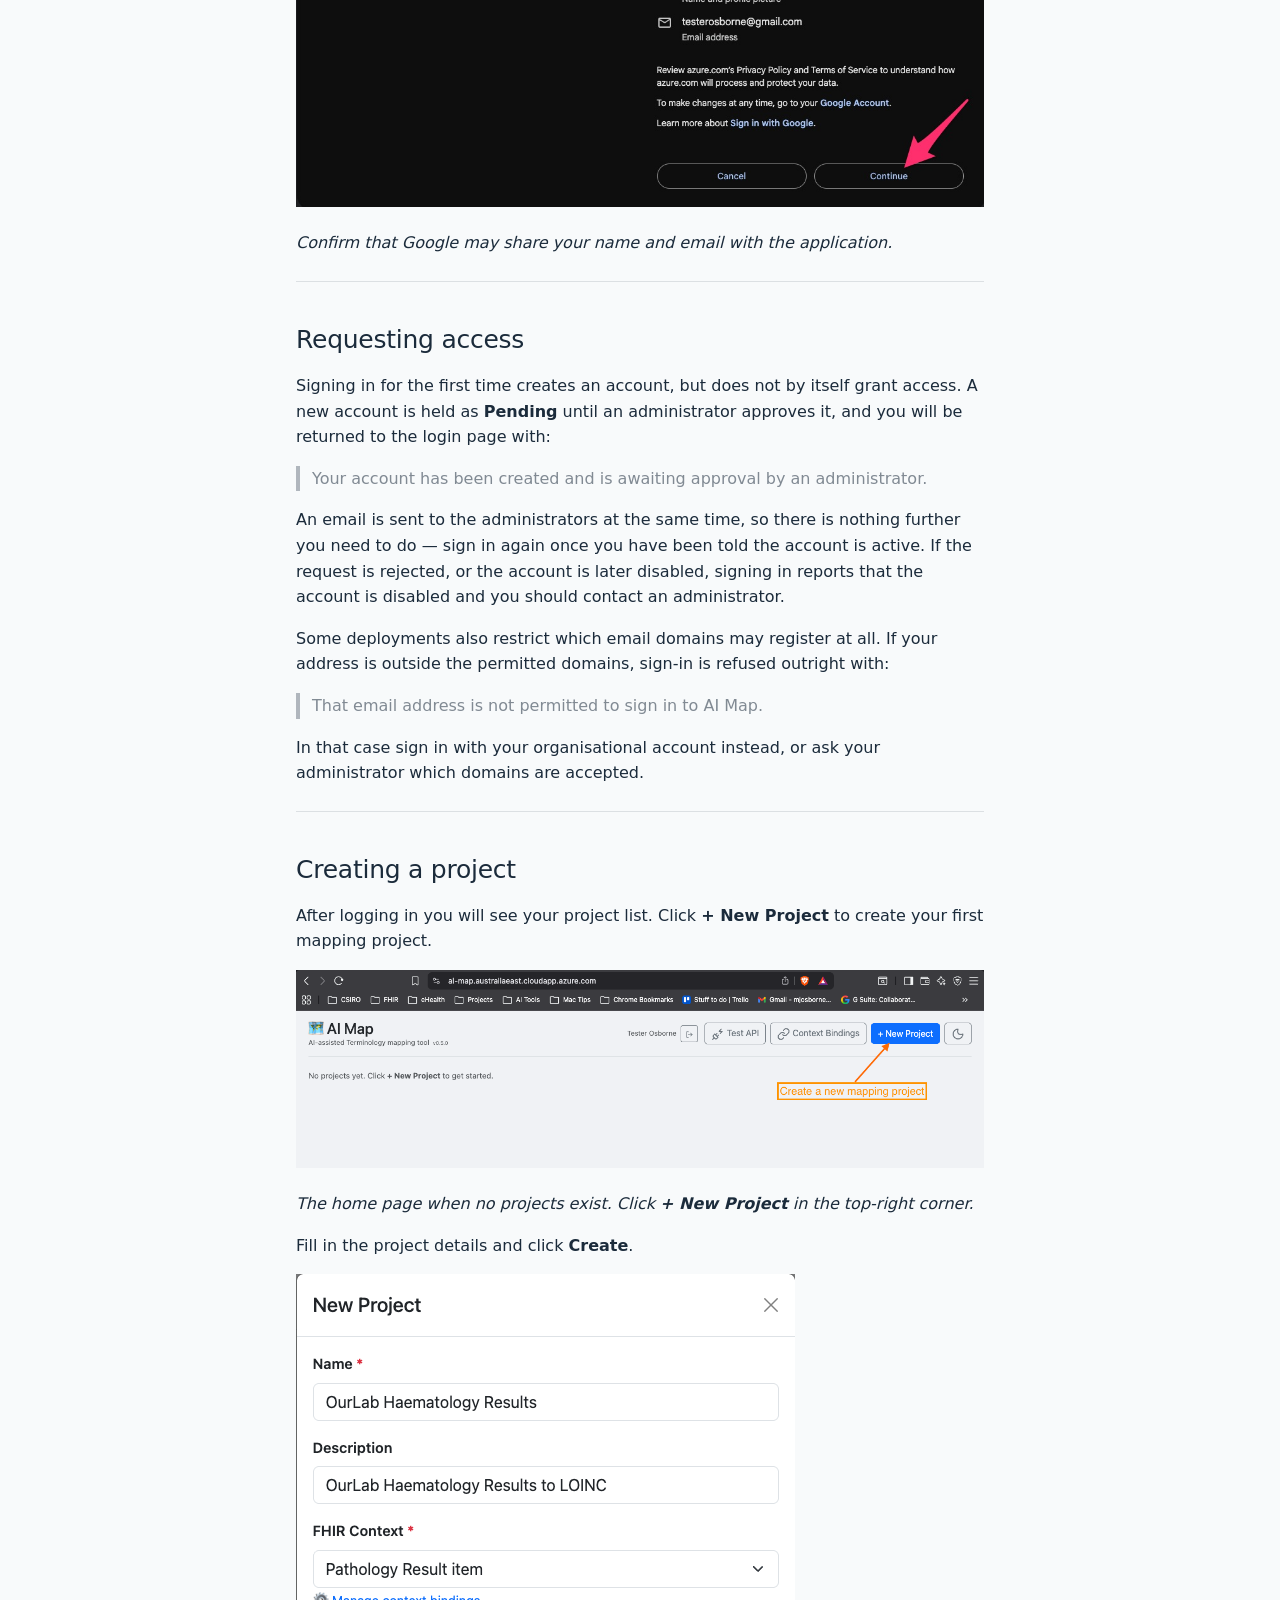
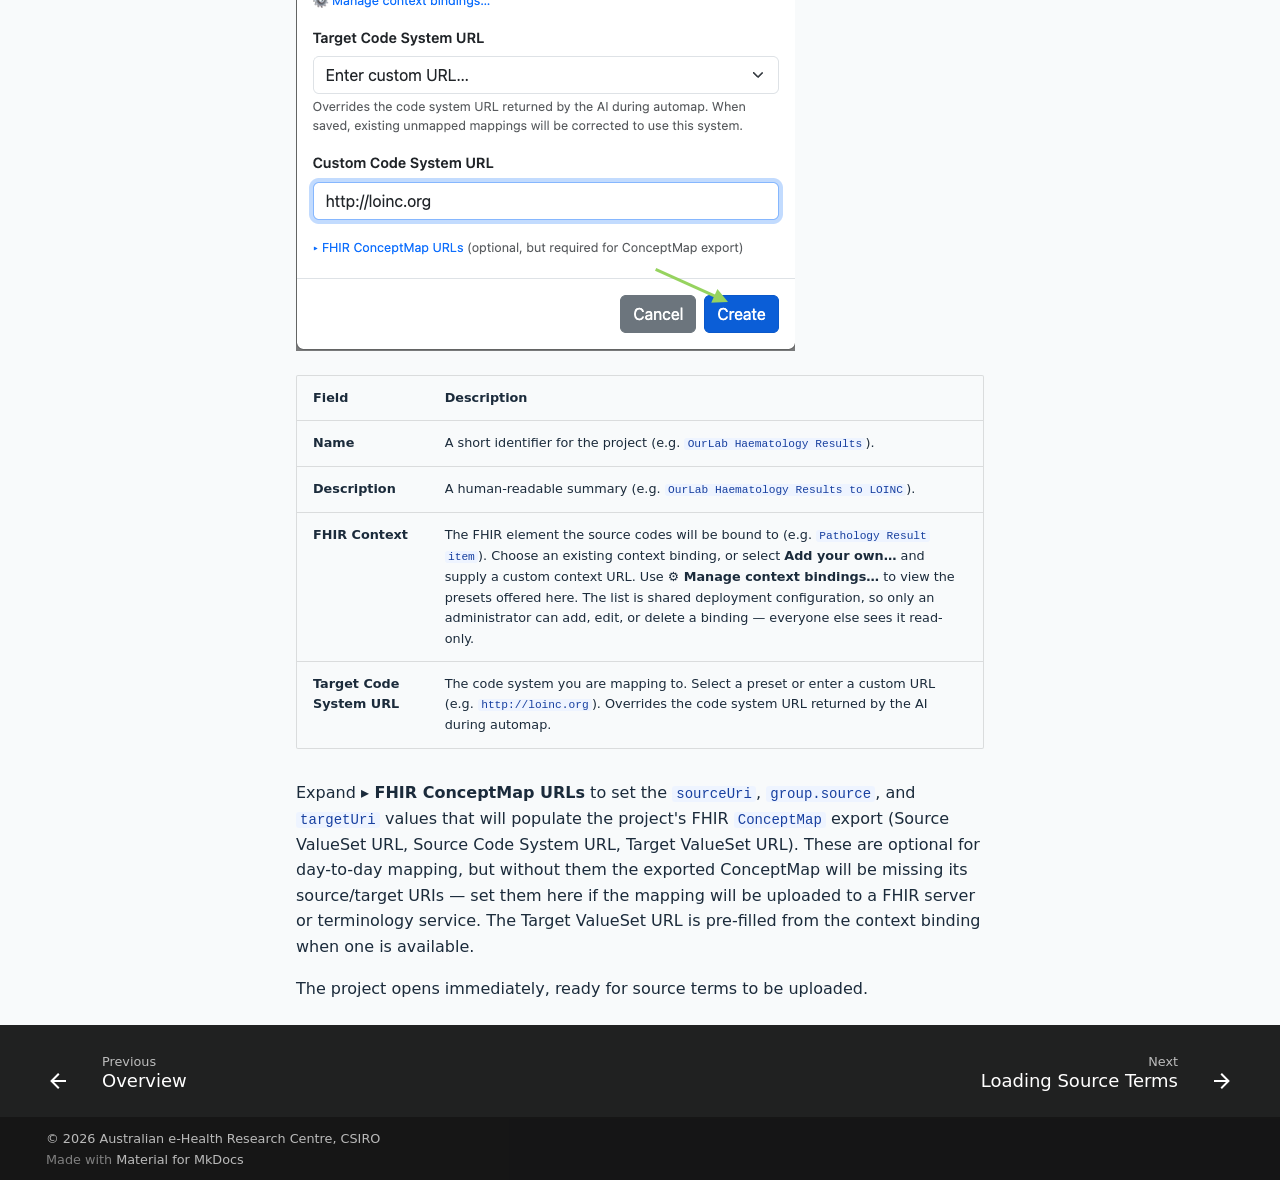
<file: workflow/getting-started/index.html>
<!doctype html>
<html lang="en" class="no-js">
  <head>
    
      <meta charset="utf-8">
      <meta name="viewport" content="width=device-width,initial-scale=1">
      
        <meta name="description" content="Mapping Local Code Systems to SNOMED CT and LOINC">
      
      
        <meta name="author" content="AI-Map Team, AEHRC, CSIRO">
      
      
        <link rel="canonical" href="https://mjosborne1.github.io/ai-map-docs/workflow/getting-started/">
      
      
        <link rel="prev" href="../../mapping-workflow/">
      
      
        <link rel="next" href="../loading-source/">
      
      
        
      
      
      <link rel="icon" href="../../images/csiro-logo-small.png">
      <meta name="generator" content="mkdocs-1.6.1, mkdocs-material-9.7.6">
    
    
      
        <title>Getting Started - AI-Map</title>
      
    
    
      <link rel="stylesheet" href="../../assets/stylesheets/main.484c7ddc.min.css">
      
        
        <link rel="stylesheet" href="../../assets/stylesheets/palette.ab4e12ef.min.css">
      
      


    
    
      
    
    
      
    
    
      <link rel="stylesheet" href="../../stylesheets/extra.css">
    
    <script>__md_scope=new URL("../..",location),__md_hash=e=>[...e].reduce(((e,_)=>(e<<5)-e+_.charCodeAt(0)),0),__md_get=(e,_=localStorage,t=__md_scope)=>JSON.parse(_.getItem(t.pathname+"."+e)),__md_set=(e,_,t=localStorage,a=__md_scope)=>{try{t.setItem(a.pathname+"."+e,JSON.stringify(_))}catch(e){}}</script>
    
      

    
    
  </head>
  
  
    
    
      
    
    
    
    
    <body dir="ltr" data-md-color-scheme="default" data-md-color-primary="custom" data-md-color-accent="custom">
  
    
    <input class="md-toggle" data-md-toggle="drawer" type="checkbox" id="__drawer" autocomplete="off">
    <input class="md-toggle" data-md-toggle="search" type="checkbox" id="__search" autocomplete="off">
    <label class="md-overlay" for="__drawer"></label>
    <div data-md-component="skip">
      
        
        <a href="#getting-started" class="md-skip">
          Skip to content
        </a>
      
    </div>
    <div data-md-component="announce">
      
    </div>
    
    
      

  

<header class="md-header md-header--shadow" data-md-component="header">
  <nav class="md-header__inner md-grid" aria-label="Header">
    <a href="../.." title="AI-Map" class="md-header__button md-logo" aria-label="AI-Map" data-md-component="logo">
      
  <img src="../../images/csiro-logo-small.png" alt="logo">

    </a>
    <label class="md-header__button md-icon" for="__drawer">
      
      <svg xmlns="http://www.w3.org/2000/svg" viewBox="0 0 24 24"><path d="M3 6h18v2H3zm0 5h18v2H3zm0 5h18v2H3z"/></svg>
    </label>
    <div class="md-header__title" data-md-component="header-title">
      <div class="md-header__ellipsis">
        <div class="md-header__topic">
          <span class="md-ellipsis">
            AI-Map
          </span>
        </div>
        <div class="md-header__topic" data-md-component="header-topic">
          <span class="md-ellipsis">
            
              Getting Started
            
          </span>
        </div>
      </div>
    </div>
    
      
        <form class="md-header__option" data-md-component="palette">
  
    
    
    
    <input class="md-option" data-md-color-media="" data-md-color-scheme="default" data-md-color-primary="custom" data-md-color-accent="custom"  aria-hidden="true"  type="radio" name="__palette" id="__palette_0">
    
  
</form>
      
    
    
      <script>var palette=__md_get("__palette");if(palette&&palette.color){if("(prefers-color-scheme)"===palette.color.media){var media=matchMedia("(prefers-color-scheme: light)"),input=document.querySelector(media.matches?"[data-md-color-media='(prefers-color-scheme: light)']":"[data-md-color-media='(prefers-color-scheme: dark)']");palette.color.media=input.getAttribute("data-md-color-media"),palette.color.scheme=input.getAttribute("data-md-color-scheme"),palette.color.primary=input.getAttribute("data-md-color-primary"),palette.color.accent=input.getAttribute("data-md-color-accent")}for(var[key,value]of Object.entries(palette.color))document.body.setAttribute("data-md-color-"+key,value)}</script>
    
    
    
      
      
        <label class="md-header__button md-icon" for="__search">
          
          <svg xmlns="http://www.w3.org/2000/svg" viewBox="0 0 24 24"><path d="M9.5 3A6.5 6.5 0 0 1 16 9.5c0 1.61-.59 3.09-1.56 4.23l.27.27h.79l5 5-1.5 1.5-5-5v-.79l-.27-.27A6.52 6.52 0 0 1 9.5 16 6.5 6.5 0 0 1 3 9.5 6.5 6.5 0 0 1 9.5 3m0 2C7 5 5 7 5 9.5S7 14 9.5 14 14 12 14 9.5 12 5 9.5 5"/></svg>
        </label>
        <div class="md-search" data-md-component="search" role="dialog">
  <label class="md-search__overlay" for="__search"></label>
  <div class="md-search__inner" role="search">
    <form class="md-search__form" name="search">
      <input type="text" class="md-search__input" name="query" aria-label="Search" placeholder="Search" autocapitalize="off" autocorrect="off" autocomplete="off" spellcheck="false" data-md-component="search-query" required>
      <label class="md-search__icon md-icon" for="__search">
        
        <svg xmlns="http://www.w3.org/2000/svg" viewBox="0 0 24 24"><path d="M9.5 3A6.5 6.5 0 0 1 16 9.5c0 1.61-.59 3.09-1.56 4.23l.27.27h.79l5 5-1.5 1.5-5-5v-.79l-.27-.27A6.52 6.52 0 0 1 9.5 16 6.5 6.5 0 0 1 3 9.5 6.5 6.5 0 0 1 9.5 3m0 2C7 5 5 7 5 9.5S7 14 9.5 14 14 12 14 9.5 12 5 9.5 5"/></svg>
        
        <svg xmlns="http://www.w3.org/2000/svg" viewBox="0 0 24 24"><path d="M20 11v2H8l5.5 5.5-1.42 1.42L4.16 12l7.92-7.92L13.5 5.5 8 11z"/></svg>
      </label>
      <nav class="md-search__options" aria-label="Search">
        
        <button type="reset" class="md-search__icon md-icon" title="Clear" aria-label="Clear" tabindex="-1">
          
          <svg xmlns="http://www.w3.org/2000/svg" viewBox="0 0 24 24"><path d="M19 6.41 17.59 5 12 10.59 6.41 5 5 6.41 10.59 12 5 17.59 6.41 19 12 13.41 17.59 19 19 17.59 13.41 12z"/></svg>
        </button>
      </nav>
      
        <div class="md-search__suggest" data-md-component="search-suggest"></div>
      
    </form>
    <div class="md-search__output">
      <div class="md-search__scrollwrap" tabindex="0" data-md-scrollfix>
        <div class="md-search-result" data-md-component="search-result">
          <div class="md-search-result__meta">
            Initializing search
          </div>
          <ol class="md-search-result__list" role="presentation"></ol>
        </div>
      </div>
    </div>
  </div>
</div>
      
    
    
  </nav>
  
</header>
    
    <div class="md-container" data-md-component="container">
      
      
        
          
        
      
      <main class="md-main" data-md-component="main">
        <div class="md-main__inner md-grid">
          
            
              
              <div class="md-sidebar md-sidebar--primary" data-md-component="sidebar" data-md-type="navigation" >
                <div class="md-sidebar__scrollwrap">
                  <div class="md-sidebar__inner">
                    



<nav class="md-nav md-nav--primary" aria-label="Navigation" data-md-level="0">
  <label class="md-nav__title" for="__drawer">
    <a href="../.." title="AI-Map" class="md-nav__button md-logo" aria-label="AI-Map" data-md-component="logo">
      
  <img src="../../images/csiro-logo-small.png" alt="logo">

    </a>
    AI-Map
  </label>
  
  <ul class="md-nav__list" data-md-scrollfix>
    
      
      
  
  
  
  
    <li class="md-nav__item">
      <a href="../.." class="md-nav__link">
        
  
  
  <span class="md-ellipsis">
    
  
    Introduction
  

    
  </span>
  
  

      </a>
    </li>
  

    
      
      
  
  
    
  
  
  
    
    
    
    
      
        
        
      
    
    
    <li class="md-nav__item md-nav__item--active md-nav__item--section md-nav__item--nested">
      
        
        
        <input class="md-nav__toggle md-toggle " type="checkbox" id="__nav_2" checked>
        
          
          <label class="md-nav__link" for="__nav_2" id="__nav_2_label" tabindex="">
            
  
  
  <span class="md-ellipsis">
    
  
    Mapping Workflow
  

    
  </span>
  
  

            <span class="md-nav__icon md-icon"></span>
          </label>
        
        <nav class="md-nav" data-md-level="1" aria-labelledby="__nav_2_label" aria-expanded="true">
          <label class="md-nav__title" for="__nav_2">
            <span class="md-nav__icon md-icon"></span>
            
  
    Mapping Workflow
  

          </label>
          <ul class="md-nav__list" data-md-scrollfix>
            
              
                
  
  
  
  
    <li class="md-nav__item">
      <a href="../../mapping-workflow/" class="md-nav__link">
        
  
  
  <span class="md-ellipsis">
    
  
    Overview
  

    
  </span>
  
  

      </a>
    </li>
  

              
            
              
                
  
  
    
  
  
  
    <li class="md-nav__item md-nav__item--active">
      
      <input class="md-nav__toggle md-toggle" type="checkbox" id="__toc">
      
      
        
      
      
        <label class="md-nav__link md-nav__link--active" for="__toc">
          
  
  
  <span class="md-ellipsis">
    
  
    Getting Started
  

    
  </span>
  
  

          <span class="md-nav__icon md-icon"></span>
        </label>
      
      <a href="./" class="md-nav__link md-nav__link--active">
        
  
  
  <span class="md-ellipsis">
    
  
    Getting Started
  

    
  </span>
  
  

      </a>
      
        

<nav class="md-nav md-nav--secondary" aria-label="Table of contents">
  
  
  
    
  
  
    <label class="md-nav__title" for="__toc">
      <span class="md-nav__icon md-icon"></span>
      Table of contents
    </label>
    <ul class="md-nav__list" data-md-component="toc" data-md-scrollfix>
      
        <li class="md-nav__item">
  <a href="#logging-in" class="md-nav__link">
    <span class="md-ellipsis">
      
        Logging in
      
    </span>
  </a>
  
</li>
      
        <li class="md-nav__item">
  <a href="#requesting-access" class="md-nav__link">
    <span class="md-ellipsis">
      
        Requesting access
      
    </span>
  </a>
  
</li>
      
        <li class="md-nav__item">
  <a href="#creating-a-project" class="md-nav__link">
    <span class="md-ellipsis">
      
        Creating a project
      
    </span>
  </a>
  
</li>
      
    </ul>
  
</nav>
      
    </li>
  

              
            
              
                
  
  
  
  
    <li class="md-nav__item">
      <a href="../loading-source/" class="md-nav__link">
        
  
  
  <span class="md-ellipsis">
    
  
    Loading Source Terms
  

    
  </span>
  
  

      </a>
    </li>
  

              
            
              
                
  
  
  
  
    <li class="md-nav__item">
      <a href="../auto-mapping/" class="md-nav__link">
        
  
  
  <span class="md-ellipsis">
    
  
    AI Auto-Mapping
  

    
  </span>
  
  

      </a>
    </li>
  

              
            
              
                
  
  
  
  
    <li class="md-nav__item">
      <a href="../reviewing-mappings/" class="md-nav__link">
        
  
  
  <span class="md-ellipsis">
    
  
    Reviewing Mappings
  

    
  </span>
  
  

      </a>
    </li>
  

              
            
              
                
  
  
  
  
    <li class="md-nav__item">
      <a href="../version-management/" class="md-nav__link">
        
  
  
  <span class="md-ellipsis">
    
  
    Version Management & Review
  

    
  </span>
  
  

      </a>
    </li>
  

              
            
              
                
  
  
  
  
    <li class="md-nav__item">
      <a href="../updating-source/" class="md-nav__link">
        
  
  
  <span class="md-ellipsis">
    
  
    Updating Source Data
  

    
  </span>
  
  

      </a>
    </li>
  

              
            
              
                
  
  
  
  
    <li class="md-nav__item">
      <a href="../exporting/" class="md-nav__link">
        
  
  
  <span class="md-ellipsis">
    
  
    Exporting
  

    
  </span>
  
  

      </a>
    </li>
  

              
            
          </ul>
        </nav>
      
    </li>
  

    
      
      
  
  
  
  
    <li class="md-nav__item">
      <a href="../../code-systems/" class="md-nav__link">
        
  
  
  <span class="md-ellipsis">
    
  
    Target Code Systems
  

    
  </span>
  
  

      </a>
    </li>
  

    
      
      
  
  
  
  
    <li class="md-nav__item">
      <a href="../../administration/" class="md-nav__link">
        
  
  
  <span class="md-ellipsis">
    
  
    Administration
  

    
  </span>
  
  

      </a>
    </li>
  

    
      
      
  
  
  
  
    <li class="md-nav__item">
      <a href="../../appendix/" class="md-nav__link">
        
  
  
  <span class="md-ellipsis">
    
  
    Appendix
  

    
  </span>
  
  

      </a>
    </li>
  

    
  </ul>
</nav>
                  </div>
                </div>
              </div>
            
            
              
              <div class="md-sidebar md-sidebar--secondary" data-md-component="sidebar" data-md-type="toc" >
                <div class="md-sidebar__scrollwrap">
                  <div class="md-sidebar__inner">
                    

<nav class="md-nav md-nav--secondary" aria-label="Table of contents">
  
  
  
    
  
  
    <label class="md-nav__title" for="__toc">
      <span class="md-nav__icon md-icon"></span>
      Table of contents
    </label>
    <ul class="md-nav__list" data-md-component="toc" data-md-scrollfix>
      
        <li class="md-nav__item">
  <a href="#logging-in" class="md-nav__link">
    <span class="md-ellipsis">
      
        Logging in
      
    </span>
  </a>
  
</li>
      
        <li class="md-nav__item">
  <a href="#requesting-access" class="md-nav__link">
    <span class="md-ellipsis">
      
        Requesting access
      
    </span>
  </a>
  
</li>
      
        <li class="md-nav__item">
  <a href="#creating-a-project" class="md-nav__link">
    <span class="md-ellipsis">
      
        Creating a project
      
    </span>
  </a>
  
</li>
      
    </ul>
  
</nav>
                  </div>
                </div>
              </div>
            
          
          
            <div class="md-content" data-md-component="content">
              
              <article class="md-content__inner md-typeset">
                
                  



<h1 id="getting-started">Getting Started</h1>
<h2 id="logging-in">Logging in</h2>
<p>Navigate to the AI-Map URL provided by your administrator. The login screen offers two options depending on your organisation.</p>
<p><img alt="Login provider selection" src="../../images/workflow/0-LoginProviderSelection.png" /></p>
<p><em>Choose <strong>Sign in with Google</strong> for non-CSIRO accounts, or <strong>Sign in with Keycloak</strong> for CSIRO accounts.</em></p>
<p>Selecting Google opens the standard account chooser.</p>
<p><img alt="Google account chooser" src="../../images/workflow/1-GoogleLogin.png" /></p>
<p><em>Select the Google account you want to use.</em></p>
<p><img alt="Select account" src="../../images/workflow/2-SelectAccount.jpg" /></p>
<p><em>Click your account to continue.</em></p>
<p>Google will ask you to confirm access to azure.com. Click <strong>Continue</strong>.</p>
<p><img alt="Google permission screen" src="../../images/workflow/3-GoogleLoginContinued.jpg" /></p>
<p><em>Confirm that Google may share your name and email with the application.</em></p>
<hr />
<h2 id="requesting-access">Requesting access</h2>
<p>Signing in for the first time creates an account, but does not by itself grant access.
A new account is held as <strong>Pending</strong> until an administrator approves it, and you will be
returned to the login page with:</p>
<blockquote>
<p>Your account has been created and is awaiting approval by an administrator.</p>
</blockquote>
<p>An email is sent to the administrators at the same time, so there is nothing further you
need to do — sign in again once you have been told the account is active. If the request is
rejected, or the account is later disabled, signing in reports that the account is disabled
and you should contact an administrator.</p>
<!-- TODO screenshot 58-AwaitingApproval.png — the login page showing the "Your account has
     been created and is awaiting approval by an administrator" banner. Needs a real pending
     registration to stage. -->

<p>Some deployments also restrict which email domains may register at all. If your address is
outside the permitted domains, sign-in is refused outright with:</p>
<blockquote>
<p>That email address is not permitted to sign in to AI Map.</p>
</blockquote>
<p>In that case sign in with your organisational account instead, or ask your administrator
which domains are accepted.</p>
<hr />
<h2 id="creating-a-project">Creating a project</h2>
<p>After logging in you will see your project list. Click <strong>+ New Project</strong> to create your first mapping project.</p>
<p><img alt="Home page — no projects yet" src="../../images/workflow/4-CreateNewProject.png" /></p>
<p><em>The home page when no projects exist. Click <strong>+ New Project</strong> in the top-right corner.</em></p>
<p>Fill in the project details and click <strong>Create</strong>.</p>
<p><img alt="New Project dialog" src="../../images/workflow/5-ProjectConfigBasic.png" /></p>
<table>
<thead>
<tr>
<th>Field</th>
<th>Description</th>
</tr>
</thead>
<tbody>
<tr>
<td><strong>Name</strong></td>
<td>A short identifier for the project (e.g. <code>OurLab Haematology Results</code>).</td>
</tr>
<tr>
<td><strong>Description</strong></td>
<td>A human-readable summary (e.g. <code>OurLab Haematology Results to LOINC</code>).</td>
</tr>
<tr>
<td><strong>FHIR Context</strong></td>
<td>The FHIR element the source codes will be bound to (e.g. <code>Pathology Result item</code>). Choose an existing context binding, or select <strong>Add your own…</strong> and supply a custom context URL. Use <strong>⚙ Manage context bindings…</strong> to view the presets offered here. The list is shared deployment configuration, so only an administrator can add, edit, or delete a binding — everyone else sees it read-only.</td>
</tr>
<tr>
<td><strong>Target Code System URL</strong></td>
<td>The code system you are mapping to. Select a preset or enter a custom URL (e.g. <code>http://loinc.org</code>). Overrides the code system URL returned by the AI during automap.</td>
</tr>
</tbody>
</table>
<p>Expand <strong>▸ FHIR ConceptMap URLs</strong> to set the <code>sourceUri</code>, <code>group.source</code>, and <code>targetUri</code> values that will populate the project's FHIR <code>ConceptMap</code> export (Source ValueSet URL, Source Code System URL, Target ValueSet URL). These are optional for day-to-day mapping, but without them the exported ConceptMap will be missing its source/target URIs — set them here if the mapping will be uploaded to a FHIR server or terminology service. The Target ValueSet URL is pre-filled from the context binding when one is available.</p>
<p>The project opens immediately, ready for source terms to be uploaded.</p>












                
              </article>
            </div>
          
          
<script>var target=document.getElementById(location.hash.slice(1));target&&target.name&&(target.checked=target.name.startsWith("__tabbed_"))</script>
        </div>
        
          <button type="button" class="md-top md-icon" data-md-component="top" hidden>
  
  <svg xmlns="http://www.w3.org/2000/svg" viewBox="0 0 24 24"><path d="M13 20h-2V8l-5.5 5.5-1.42-1.42L12 4.16l7.92 7.92-1.42 1.42L13 8z"/></svg>
  Back to top
</button>
        
      </main>
      
        <footer class="md-footer">
  
    
      
      <nav class="md-footer__inner md-grid" aria-label="Footer" >
        
          
          <a href="../../mapping-workflow/" class="md-footer__link md-footer__link--prev" aria-label="Previous: Overview">
            <div class="md-footer__button md-icon">
              
              <svg xmlns="http://www.w3.org/2000/svg" viewBox="0 0 24 24"><path d="M20 11v2H8l5.5 5.5-1.42 1.42L4.16 12l7.92-7.92L13.5 5.5 8 11z"/></svg>
            </div>
            <div class="md-footer__title">
              <span class="md-footer__direction">
                Previous
              </span>
              <div class="md-ellipsis">
                Overview
              </div>
            </div>
          </a>
        
        
          
          <a href="../loading-source/" class="md-footer__link md-footer__link--next" aria-label="Next: Loading Source Terms">
            <div class="md-footer__title">
              <span class="md-footer__direction">
                Next
              </span>
              <div class="md-ellipsis">
                Loading Source Terms
              </div>
            </div>
            <div class="md-footer__button md-icon">
              
              <svg xmlns="http://www.w3.org/2000/svg" viewBox="0 0 24 24"><path d="M4 11v2h12l-5.5 5.5 1.42 1.42L19.84 12l-7.92-7.92L10.5 5.5 16 11z"/></svg>
            </div>
          </a>
        
      </nav>
    
  
  <div class="md-footer-meta md-typeset">
    <div class="md-footer-meta__inner md-grid">
      <div class="md-copyright">
  
    <div class="md-copyright__highlight">
      © 2026 Australian e-Health Research Centre, CSIRO
    </div>
  
  
    Made with
    <a href="https://squidfunk.github.io/mkdocs-material/" target="_blank" rel="noopener">
      Material for MkDocs
    </a>
  
</div>
      
    </div>
  </div>
</footer>
      
    </div>
    <div class="md-dialog" data-md-component="dialog">
      <div class="md-dialog__inner md-typeset"></div>
    </div>
    
    
    
      
      
      <script id="__config" type="application/json">{"annotate": null, "base": "../..", "features": ["navigation.sections", "navigation.top", "navigation.footer", "toc.follow", "search.suggest", "search.highlight", "content.code.copy"], "search": "../../assets/javascripts/workers/search.2c215733.min.js", "tags": null, "translations": {"clipboard.copied": "Copied to clipboard", "clipboard.copy": "Copy to clipboard", "search.result.more.one": "1 more on this page", "search.result.more.other": "# more on this page", "search.result.none": "No matching documents", "search.result.one": "1 matching document", "search.result.other": "# matching documents", "search.result.placeholder": "Type to start searching", "search.result.term.missing": "Missing", "select.version": "Select version"}, "version": null}</script>
    
    
      <script src="../../assets/javascripts/bundle.79ae519e.min.js"></script>
      
    
  </body>
</html>
</file>
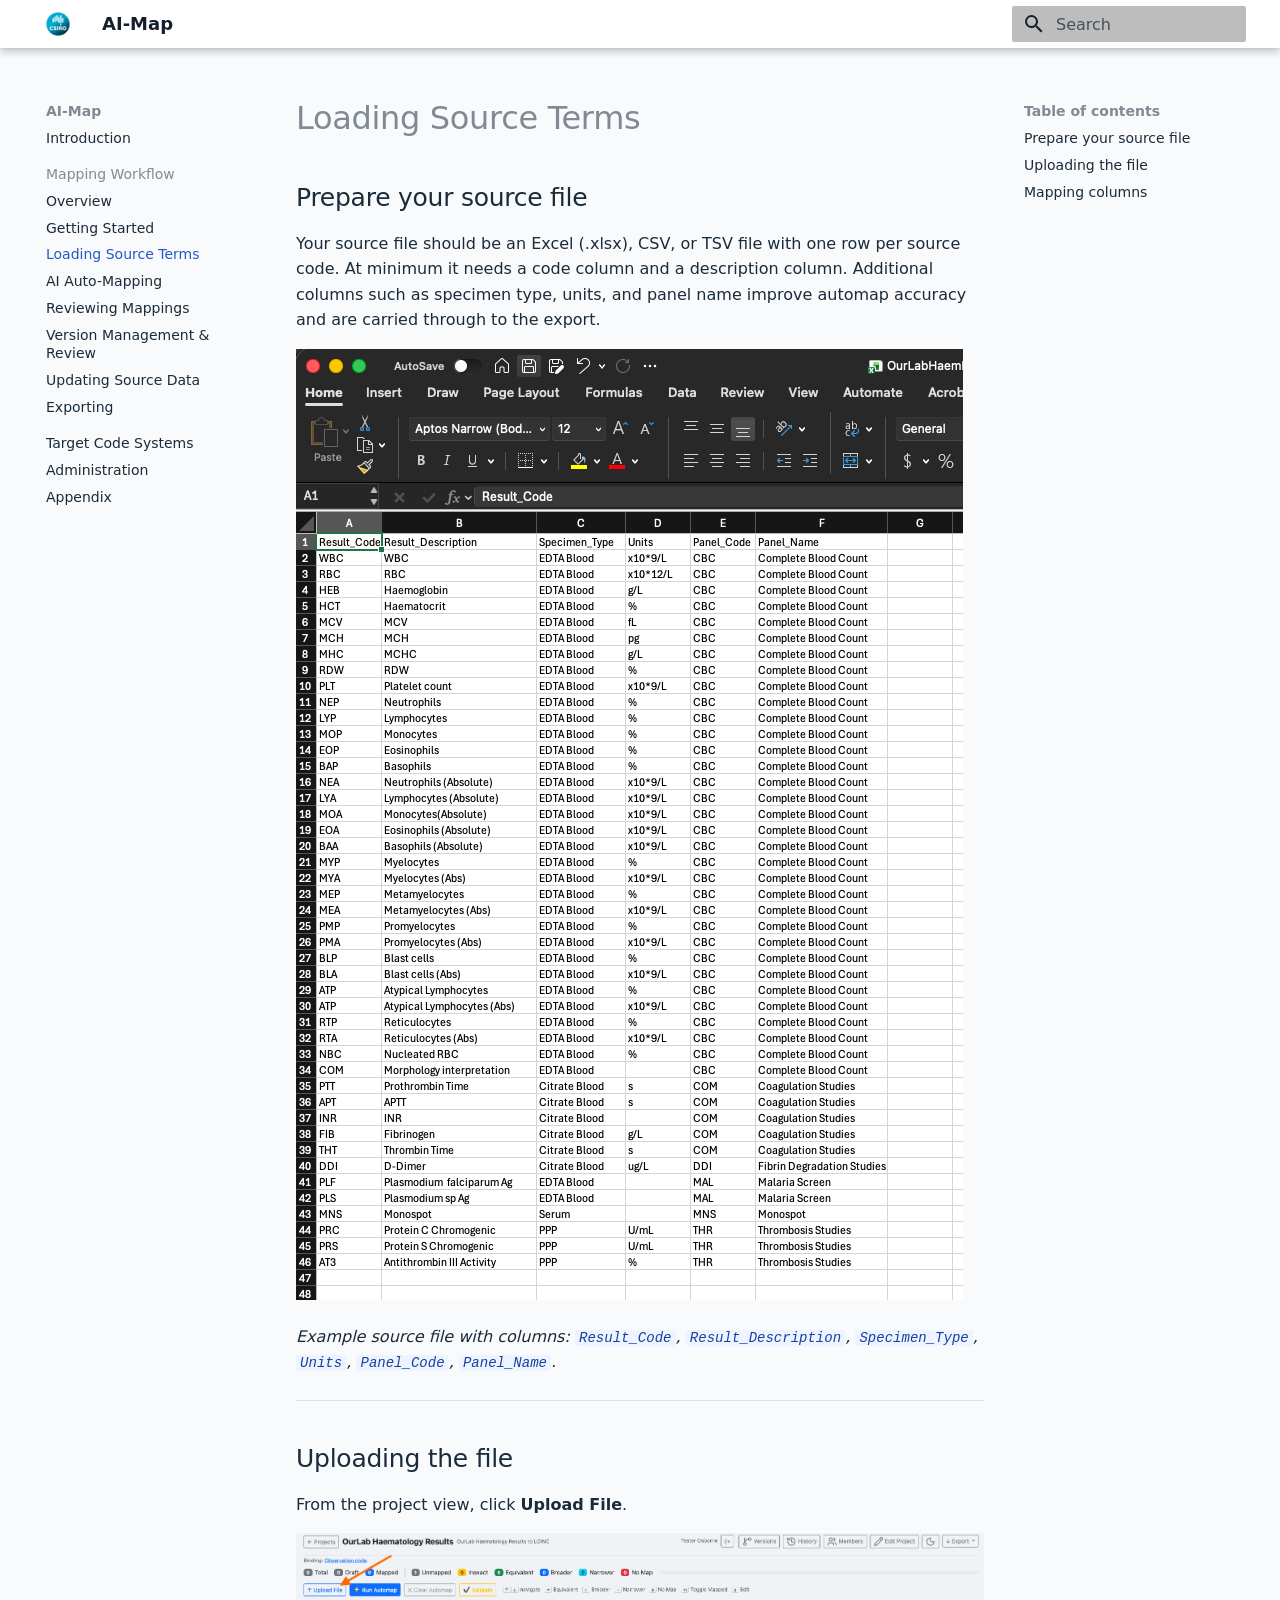
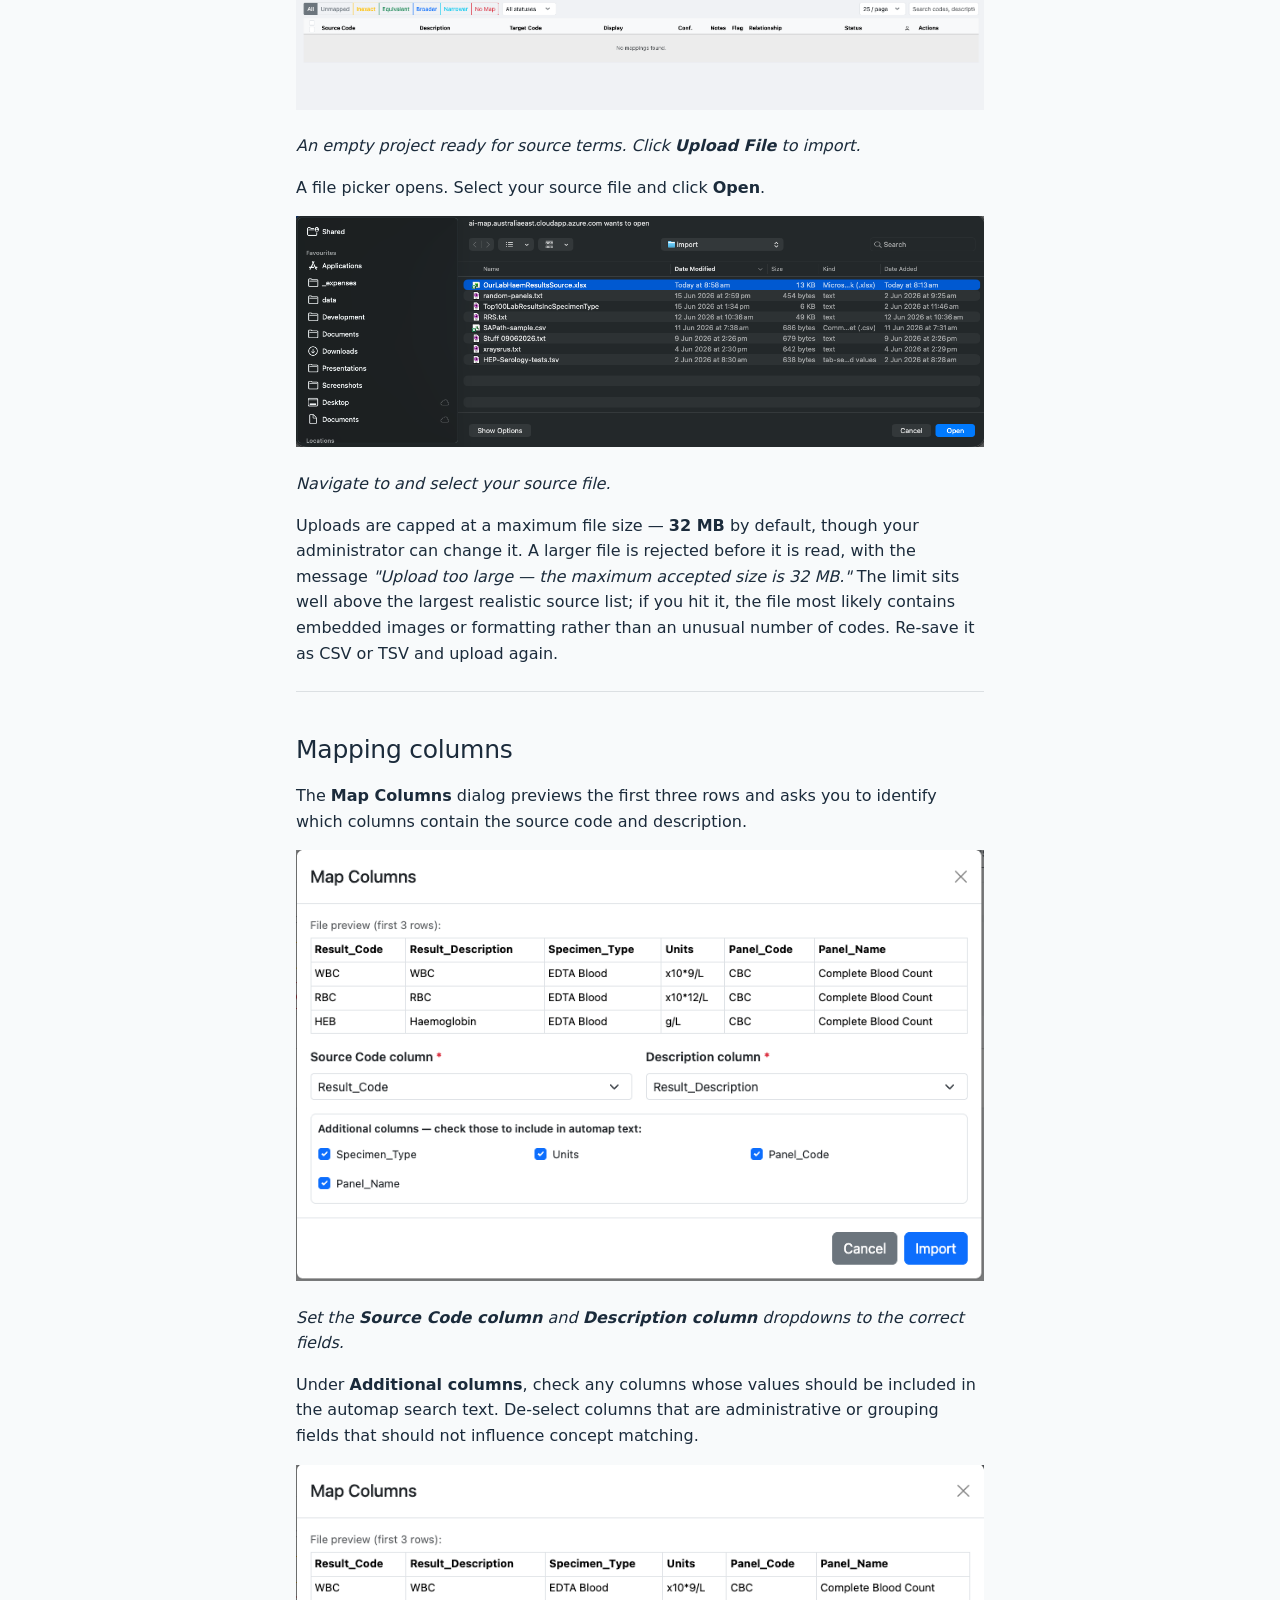
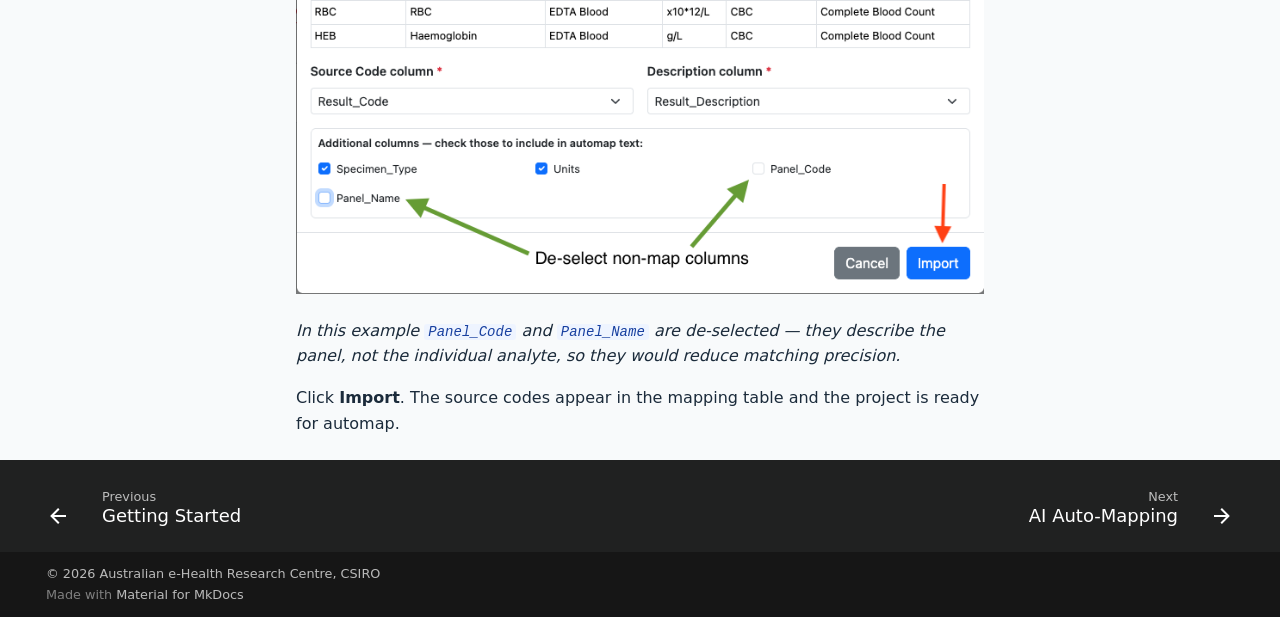
<file: workflow/loading-source/index.html>
<!doctype html>
<html lang="en" class="no-js">
  <head>
    
      <meta charset="utf-8">
      <meta name="viewport" content="width=device-width,initial-scale=1">
      
        <meta name="description" content="Mapping Local Code Systems to SNOMED CT and LOINC">
      
      
        <meta name="author" content="AI-Map Team, AEHRC, CSIRO">
      
      
        <link rel="canonical" href="https://mjosborne1.github.io/ai-map-docs/workflow/loading-source/">
      
      
        <link rel="prev" href="../getting-started/">
      
      
        <link rel="next" href="../auto-mapping/">
      
      
        
      
      
      <link rel="icon" href="../../images/csiro-logo-small.png">
      <meta name="generator" content="mkdocs-1.6.1, mkdocs-material-9.7.6">
    
    
      
        <title>Loading Source Terms - AI-Map</title>
      
    
    
      <link rel="stylesheet" href="../../assets/stylesheets/main.484c7ddc.min.css">
      
        
        <link rel="stylesheet" href="../../assets/stylesheets/palette.ab4e12ef.min.css">
      
      


    
    
      
    
    
      
    
    
      <link rel="stylesheet" href="../../stylesheets/extra.css">
    
    <script>__md_scope=new URL("../..",location),__md_hash=e=>[...e].reduce(((e,_)=>(e<<5)-e+_.charCodeAt(0)),0),__md_get=(e,_=localStorage,t=__md_scope)=>JSON.parse(_.getItem(t.pathname+"."+e)),__md_set=(e,_,t=localStorage,a=__md_scope)=>{try{t.setItem(a.pathname+"."+e,JSON.stringify(_))}catch(e){}}</script>
    
      

    
    
  </head>
  
  
    
    
      
    
    
    
    
    <body dir="ltr" data-md-color-scheme="default" data-md-color-primary="custom" data-md-color-accent="custom">
  
    
    <input class="md-toggle" data-md-toggle="drawer" type="checkbox" id="__drawer" autocomplete="off">
    <input class="md-toggle" data-md-toggle="search" type="checkbox" id="__search" autocomplete="off">
    <label class="md-overlay" for="__drawer"></label>
    <div data-md-component="skip">
      
        
        <a href="#loading-source-terms" class="md-skip">
          Skip to content
        </a>
      
    </div>
    <div data-md-component="announce">
      
    </div>
    
    
      

  

<header class="md-header md-header--shadow" data-md-component="header">
  <nav class="md-header__inner md-grid" aria-label="Header">
    <a href="../.." title="AI-Map" class="md-header__button md-logo" aria-label="AI-Map" data-md-component="logo">
      
  <img src="../../images/csiro-logo-small.png" alt="logo">

    </a>
    <label class="md-header__button md-icon" for="__drawer">
      
      <svg xmlns="http://www.w3.org/2000/svg" viewBox="0 0 24 24"><path d="M3 6h18v2H3zm0 5h18v2H3zm0 5h18v2H3z"/></svg>
    </label>
    <div class="md-header__title" data-md-component="header-title">
      <div class="md-header__ellipsis">
        <div class="md-header__topic">
          <span class="md-ellipsis">
            AI-Map
          </span>
        </div>
        <div class="md-header__topic" data-md-component="header-topic">
          <span class="md-ellipsis">
            
              Loading Source Terms
            
          </span>
        </div>
      </div>
    </div>
    
      
        <form class="md-header__option" data-md-component="palette">
  
    
    
    
    <input class="md-option" data-md-color-media="" data-md-color-scheme="default" data-md-color-primary="custom" data-md-color-accent="custom"  aria-hidden="true"  type="radio" name="__palette" id="__palette_0">
    
  
</form>
      
    
    
      <script>var palette=__md_get("__palette");if(palette&&palette.color){if("(prefers-color-scheme)"===palette.color.media){var media=matchMedia("(prefers-color-scheme: light)"),input=document.querySelector(media.matches?"[data-md-color-media='(prefers-color-scheme: light)']":"[data-md-color-media='(prefers-color-scheme: dark)']");palette.color.media=input.getAttribute("data-md-color-media"),palette.color.scheme=input.getAttribute("data-md-color-scheme"),palette.color.primary=input.getAttribute("data-md-color-primary"),palette.color.accent=input.getAttribute("data-md-color-accent")}for(var[key,value]of Object.entries(palette.color))document.body.setAttribute("data-md-color-"+key,value)}</script>
    
    
    
      
      
        <label class="md-header__button md-icon" for="__search">
          
          <svg xmlns="http://www.w3.org/2000/svg" viewBox="0 0 24 24"><path d="M9.5 3A6.5 6.5 0 0 1 16 9.5c0 1.61-.59 3.09-1.56 4.23l.27.27h.79l5 5-1.5 1.5-5-5v-.79l-.27-.27A6.52 6.52 0 0 1 9.5 16 6.5 6.5 0 0 1 3 9.5 6.5 6.5 0 0 1 9.5 3m0 2C7 5 5 7 5 9.5S7 14 9.5 14 14 12 14 9.5 12 5 9.5 5"/></svg>
        </label>
        <div class="md-search" data-md-component="search" role="dialog">
  <label class="md-search__overlay" for="__search"></label>
  <div class="md-search__inner" role="search">
    <form class="md-search__form" name="search">
      <input type="text" class="md-search__input" name="query" aria-label="Search" placeholder="Search" autocapitalize="off" autocorrect="off" autocomplete="off" spellcheck="false" data-md-component="search-query" required>
      <label class="md-search__icon md-icon" for="__search">
        
        <svg xmlns="http://www.w3.org/2000/svg" viewBox="0 0 24 24"><path d="M9.5 3A6.5 6.5 0 0 1 16 9.5c0 1.61-.59 3.09-1.56 4.23l.27.27h.79l5 5-1.5 1.5-5-5v-.79l-.27-.27A6.52 6.52 0 0 1 9.5 16 6.5 6.5 0 0 1 3 9.5 6.5 6.5 0 0 1 9.5 3m0 2C7 5 5 7 5 9.5S7 14 9.5 14 14 12 14 9.5 12 5 9.5 5"/></svg>
        
        <svg xmlns="http://www.w3.org/2000/svg" viewBox="0 0 24 24"><path d="M20 11v2H8l5.5 5.5-1.42 1.42L4.16 12l7.92-7.92L13.5 5.5 8 11z"/></svg>
      </label>
      <nav class="md-search__options" aria-label="Search">
        
        <button type="reset" class="md-search__icon md-icon" title="Clear" aria-label="Clear" tabindex="-1">
          
          <svg xmlns="http://www.w3.org/2000/svg" viewBox="0 0 24 24"><path d="M19 6.41 17.59 5 12 10.59 6.41 5 5 6.41 10.59 12 5 17.59 6.41 19 12 13.41 17.59 19 19 17.59 13.41 12z"/></svg>
        </button>
      </nav>
      
        <div class="md-search__suggest" data-md-component="search-suggest"></div>
      
    </form>
    <div class="md-search__output">
      <div class="md-search__scrollwrap" tabindex="0" data-md-scrollfix>
        <div class="md-search-result" data-md-component="search-result">
          <div class="md-search-result__meta">
            Initializing search
          </div>
          <ol class="md-search-result__list" role="presentation"></ol>
        </div>
      </div>
    </div>
  </div>
</div>
      
    
    
  </nav>
  
</header>
    
    <div class="md-container" data-md-component="container">
      
      
        
          
        
      
      <main class="md-main" data-md-component="main">
        <div class="md-main__inner md-grid">
          
            
              
              <div class="md-sidebar md-sidebar--primary" data-md-component="sidebar" data-md-type="navigation" >
                <div class="md-sidebar__scrollwrap">
                  <div class="md-sidebar__inner">
                    



<nav class="md-nav md-nav--primary" aria-label="Navigation" data-md-level="0">
  <label class="md-nav__title" for="__drawer">
    <a href="../.." title="AI-Map" class="md-nav__button md-logo" aria-label="AI-Map" data-md-component="logo">
      
  <img src="../../images/csiro-logo-small.png" alt="logo">

    </a>
    AI-Map
  </label>
  
  <ul class="md-nav__list" data-md-scrollfix>
    
      
      
  
  
  
  
    <li class="md-nav__item">
      <a href="../.." class="md-nav__link">
        
  
  
  <span class="md-ellipsis">
    
  
    Introduction
  

    
  </span>
  
  

      </a>
    </li>
  

    
      
      
  
  
    
  
  
  
    
    
    
    
      
        
        
      
    
    
    <li class="md-nav__item md-nav__item--active md-nav__item--section md-nav__item--nested">
      
        
        
        <input class="md-nav__toggle md-toggle " type="checkbox" id="__nav_2" checked>
        
          
          <label class="md-nav__link" for="__nav_2" id="__nav_2_label" tabindex="">
            
  
  
  <span class="md-ellipsis">
    
  
    Mapping Workflow
  

    
  </span>
  
  

            <span class="md-nav__icon md-icon"></span>
          </label>
        
        <nav class="md-nav" data-md-level="1" aria-labelledby="__nav_2_label" aria-expanded="true">
          <label class="md-nav__title" for="__nav_2">
            <span class="md-nav__icon md-icon"></span>
            
  
    Mapping Workflow
  

          </label>
          <ul class="md-nav__list" data-md-scrollfix>
            
              
                
  
  
  
  
    <li class="md-nav__item">
      <a href="../../mapping-workflow/" class="md-nav__link">
        
  
  
  <span class="md-ellipsis">
    
  
    Overview
  

    
  </span>
  
  

      </a>
    </li>
  

              
            
              
                
  
  
  
  
    <li class="md-nav__item">
      <a href="../getting-started/" class="md-nav__link">
        
  
  
  <span class="md-ellipsis">
    
  
    Getting Started
  

    
  </span>
  
  

      </a>
    </li>
  

              
            
              
                
  
  
    
  
  
  
    <li class="md-nav__item md-nav__item--active">
      
      <input class="md-nav__toggle md-toggle" type="checkbox" id="__toc">
      
      
        
      
      
        <label class="md-nav__link md-nav__link--active" for="__toc">
          
  
  
  <span class="md-ellipsis">
    
  
    Loading Source Terms
  

    
  </span>
  
  

          <span class="md-nav__icon md-icon"></span>
        </label>
      
      <a href="./" class="md-nav__link md-nav__link--active">
        
  
  
  <span class="md-ellipsis">
    
  
    Loading Source Terms
  

    
  </span>
  
  

      </a>
      
        

<nav class="md-nav md-nav--secondary" aria-label="Table of contents">
  
  
  
    
  
  
    <label class="md-nav__title" for="__toc">
      <span class="md-nav__icon md-icon"></span>
      Table of contents
    </label>
    <ul class="md-nav__list" data-md-component="toc" data-md-scrollfix>
      
        <li class="md-nav__item">
  <a href="#prepare-your-source-file" class="md-nav__link">
    <span class="md-ellipsis">
      
        Prepare your source file
      
    </span>
  </a>
  
</li>
      
        <li class="md-nav__item">
  <a href="#uploading-the-file" class="md-nav__link">
    <span class="md-ellipsis">
      
        Uploading the file
      
    </span>
  </a>
  
</li>
      
        <li class="md-nav__item">
  <a href="#mapping-columns" class="md-nav__link">
    <span class="md-ellipsis">
      
        Mapping columns
      
    </span>
  </a>
  
</li>
      
    </ul>
  
</nav>
      
    </li>
  

              
            
              
                
  
  
  
  
    <li class="md-nav__item">
      <a href="../auto-mapping/" class="md-nav__link">
        
  
  
  <span class="md-ellipsis">
    
  
    AI Auto-Mapping
  

    
  </span>
  
  

      </a>
    </li>
  

              
            
              
                
  
  
  
  
    <li class="md-nav__item">
      <a href="../reviewing-mappings/" class="md-nav__link">
        
  
  
  <span class="md-ellipsis">
    
  
    Reviewing Mappings
  

    
  </span>
  
  

      </a>
    </li>
  

              
            
              
                
  
  
  
  
    <li class="md-nav__item">
      <a href="../version-management/" class="md-nav__link">
        
  
  
  <span class="md-ellipsis">
    
  
    Version Management & Review
  

    
  </span>
  
  

      </a>
    </li>
  

              
            
              
                
  
  
  
  
    <li class="md-nav__item">
      <a href="../updating-source/" class="md-nav__link">
        
  
  
  <span class="md-ellipsis">
    
  
    Updating Source Data
  

    
  </span>
  
  

      </a>
    </li>
  

              
            
              
                
  
  
  
  
    <li class="md-nav__item">
      <a href="../exporting/" class="md-nav__link">
        
  
  
  <span class="md-ellipsis">
    
  
    Exporting
  

    
  </span>
  
  

      </a>
    </li>
  

              
            
          </ul>
        </nav>
      
    </li>
  

    
      
      
  
  
  
  
    <li class="md-nav__item">
      <a href="../../code-systems/" class="md-nav__link">
        
  
  
  <span class="md-ellipsis">
    
  
    Target Code Systems
  

    
  </span>
  
  

      </a>
    </li>
  

    
      
      
  
  
  
  
    <li class="md-nav__item">
      <a href="../../administration/" class="md-nav__link">
        
  
  
  <span class="md-ellipsis">
    
  
    Administration
  

    
  </span>
  
  

      </a>
    </li>
  

    
      
      
  
  
  
  
    <li class="md-nav__item">
      <a href="../../appendix/" class="md-nav__link">
        
  
  
  <span class="md-ellipsis">
    
  
    Appendix
  

    
  </span>
  
  

      </a>
    </li>
  

    
  </ul>
</nav>
                  </div>
                </div>
              </div>
            
            
              
              <div class="md-sidebar md-sidebar--secondary" data-md-component="sidebar" data-md-type="toc" >
                <div class="md-sidebar__scrollwrap">
                  <div class="md-sidebar__inner">
                    

<nav class="md-nav md-nav--secondary" aria-label="Table of contents">
  
  
  
    
  
  
    <label class="md-nav__title" for="__toc">
      <span class="md-nav__icon md-icon"></span>
      Table of contents
    </label>
    <ul class="md-nav__list" data-md-component="toc" data-md-scrollfix>
      
        <li class="md-nav__item">
  <a href="#prepare-your-source-file" class="md-nav__link">
    <span class="md-ellipsis">
      
        Prepare your source file
      
    </span>
  </a>
  
</li>
      
        <li class="md-nav__item">
  <a href="#uploading-the-file" class="md-nav__link">
    <span class="md-ellipsis">
      
        Uploading the file
      
    </span>
  </a>
  
</li>
      
        <li class="md-nav__item">
  <a href="#mapping-columns" class="md-nav__link">
    <span class="md-ellipsis">
      
        Mapping columns
      
    </span>
  </a>
  
</li>
      
    </ul>
  
</nav>
                  </div>
                </div>
              </div>
            
          
          
            <div class="md-content" data-md-component="content">
              
              <article class="md-content__inner md-typeset">
                
                  



<h1 id="loading-source-terms">Loading Source Terms</h1>
<h2 id="prepare-your-source-file">Prepare your source file</h2>
<p>Your source file should be an Excel (.xlsx), CSV, or TSV file with one row per source code. At minimum it needs a code column and a description column. Additional columns such as specimen type, units, and panel name improve automap accuracy and are carried through to the export.</p>
<p><img alt="Example source file in Excel" src="../../images/workflow/7-SourceTermsExample.png" /></p>
<p><em>Example source file with columns: <code>Result_Code</code>, <code>Result_Description</code>, <code>Specimen_Type</code>, <code>Units</code>, <code>Panel_Code</code>, <code>Panel_Name</code>.</em></p>
<hr />
<h2 id="uploading-the-file">Uploading the file</h2>
<p>From the project view, click <strong>Upload File</strong>.</p>
<p><img alt="Project view with Upload File button" src="../../images/workflow/6-ProjectUploadSource.png" /></p>
<p><em>An empty project ready for source terms. Click <strong>Upload File</strong> to import.</em></p>
<p>A file picker opens. Select your source file and click <strong>Open</strong>.</p>
<p><img alt="File picker" src="../../images/workflow/8-UploadSourceTerms.png" /></p>
<p><em>Navigate to and select your source file.</em></p>
<p>Uploads are capped at a maximum file size — <strong>32 MB</strong> by default, though your administrator
can change it. A larger file is rejected before it is read, with the message <em>"Upload too
large — the maximum accepted size is 32 MB."</em> The limit sits well above the largest
realistic source list; if you hit it, the file most likely contains embedded images or
formatting rather than an unusual number of codes. Re-save it as CSV or TSV and upload
again.</p>
<hr />
<h2 id="mapping-columns">Mapping columns</h2>
<p>The <strong>Map Columns</strong> dialog previews the first three rows and asks you to identify which columns contain the source code and description.</p>
<p><img alt="Map Columns — initial selection" src="../../images/workflow/9-MapColumnsSetup1.png" /></p>
<p><em>Set the <strong>Source Code column</strong> and <strong>Description column</strong> dropdowns to the correct fields.</em></p>
<p>Under <strong>Additional columns</strong>, check any columns whose values should be included in the automap search text. De-select columns that are administrative or grouping fields that should not influence concept matching.</p>
<p><img alt="Map Columns — de-select non-map columns" src="../../images/workflow/10-MapColsSetup2.png" /></p>
<p><em>In this example <code>Panel_Code</code> and <code>Panel_Name</code> are de-selected — they describe the panel, not the individual analyte, so they would reduce matching precision.</em></p>
<p>Click <strong>Import</strong>. The source codes appear in the mapping table and the project is ready for automap.</p>












                
              </article>
            </div>
          
          
<script>var target=document.getElementById(location.hash.slice(1));target&&target.name&&(target.checked=target.name.startsWith("__tabbed_"))</script>
        </div>
        
          <button type="button" class="md-top md-icon" data-md-component="top" hidden>
  
  <svg xmlns="http://www.w3.org/2000/svg" viewBox="0 0 24 24"><path d="M13 20h-2V8l-5.5 5.5-1.42-1.42L12 4.16l7.92 7.92-1.42 1.42L13 8z"/></svg>
  Back to top
</button>
        
      </main>
      
        <footer class="md-footer">
  
    
      
      <nav class="md-footer__inner md-grid" aria-label="Footer" >
        
          
          <a href="../getting-started/" class="md-footer__link md-footer__link--prev" aria-label="Previous: Getting Started">
            <div class="md-footer__button md-icon">
              
              <svg xmlns="http://www.w3.org/2000/svg" viewBox="0 0 24 24"><path d="M20 11v2H8l5.5 5.5-1.42 1.42L4.16 12l7.92-7.92L13.5 5.5 8 11z"/></svg>
            </div>
            <div class="md-footer__title">
              <span class="md-footer__direction">
                Previous
              </span>
              <div class="md-ellipsis">
                Getting Started
              </div>
            </div>
          </a>
        
        
          
          <a href="../auto-mapping/" class="md-footer__link md-footer__link--next" aria-label="Next: AI Auto-Mapping">
            <div class="md-footer__title">
              <span class="md-footer__direction">
                Next
              </span>
              <div class="md-ellipsis">
                AI Auto-Mapping
              </div>
            </div>
            <div class="md-footer__button md-icon">
              
              <svg xmlns="http://www.w3.org/2000/svg" viewBox="0 0 24 24"><path d="M4 11v2h12l-5.5 5.5 1.42 1.42L19.84 12l-7.92-7.92L10.5 5.5 16 11z"/></svg>
            </div>
          </a>
        
      </nav>
    
  
  <div class="md-footer-meta md-typeset">
    <div class="md-footer-meta__inner md-grid">
      <div class="md-copyright">
  
    <div class="md-copyright__highlight">
      © 2026 Australian e-Health Research Centre, CSIRO
    </div>
  
  
    Made with
    <a href="https://squidfunk.github.io/mkdocs-material/" target="_blank" rel="noopener">
      Material for MkDocs
    </a>
  
</div>
      
    </div>
  </div>
</footer>
      
    </div>
    <div class="md-dialog" data-md-component="dialog">
      <div class="md-dialog__inner md-typeset"></div>
    </div>
    
    
    
      
      
      <script id="__config" type="application/json">{"annotate": null, "base": "../..", "features": ["navigation.sections", "navigation.top", "navigation.footer", "toc.follow", "search.suggest", "search.highlight", "content.code.copy"], "search": "../../assets/javascripts/workers/search.2c215733.min.js", "tags": null, "translations": {"clipboard.copied": "Copied to clipboard", "clipboard.copy": "Copy to clipboard", "search.result.more.one": "1 more on this page", "search.result.more.other": "# more on this page", "search.result.none": "No matching documents", "search.result.one": "1 matching document", "search.result.other": "# matching documents", "search.result.placeholder": "Type to start searching", "search.result.term.missing": "Missing", "select.version": "Select version"}, "version": null}</script>
    
    
      <script src="../../assets/javascripts/bundle.79ae519e.min.js"></script>
      
    
  </body>
</html>
</file>
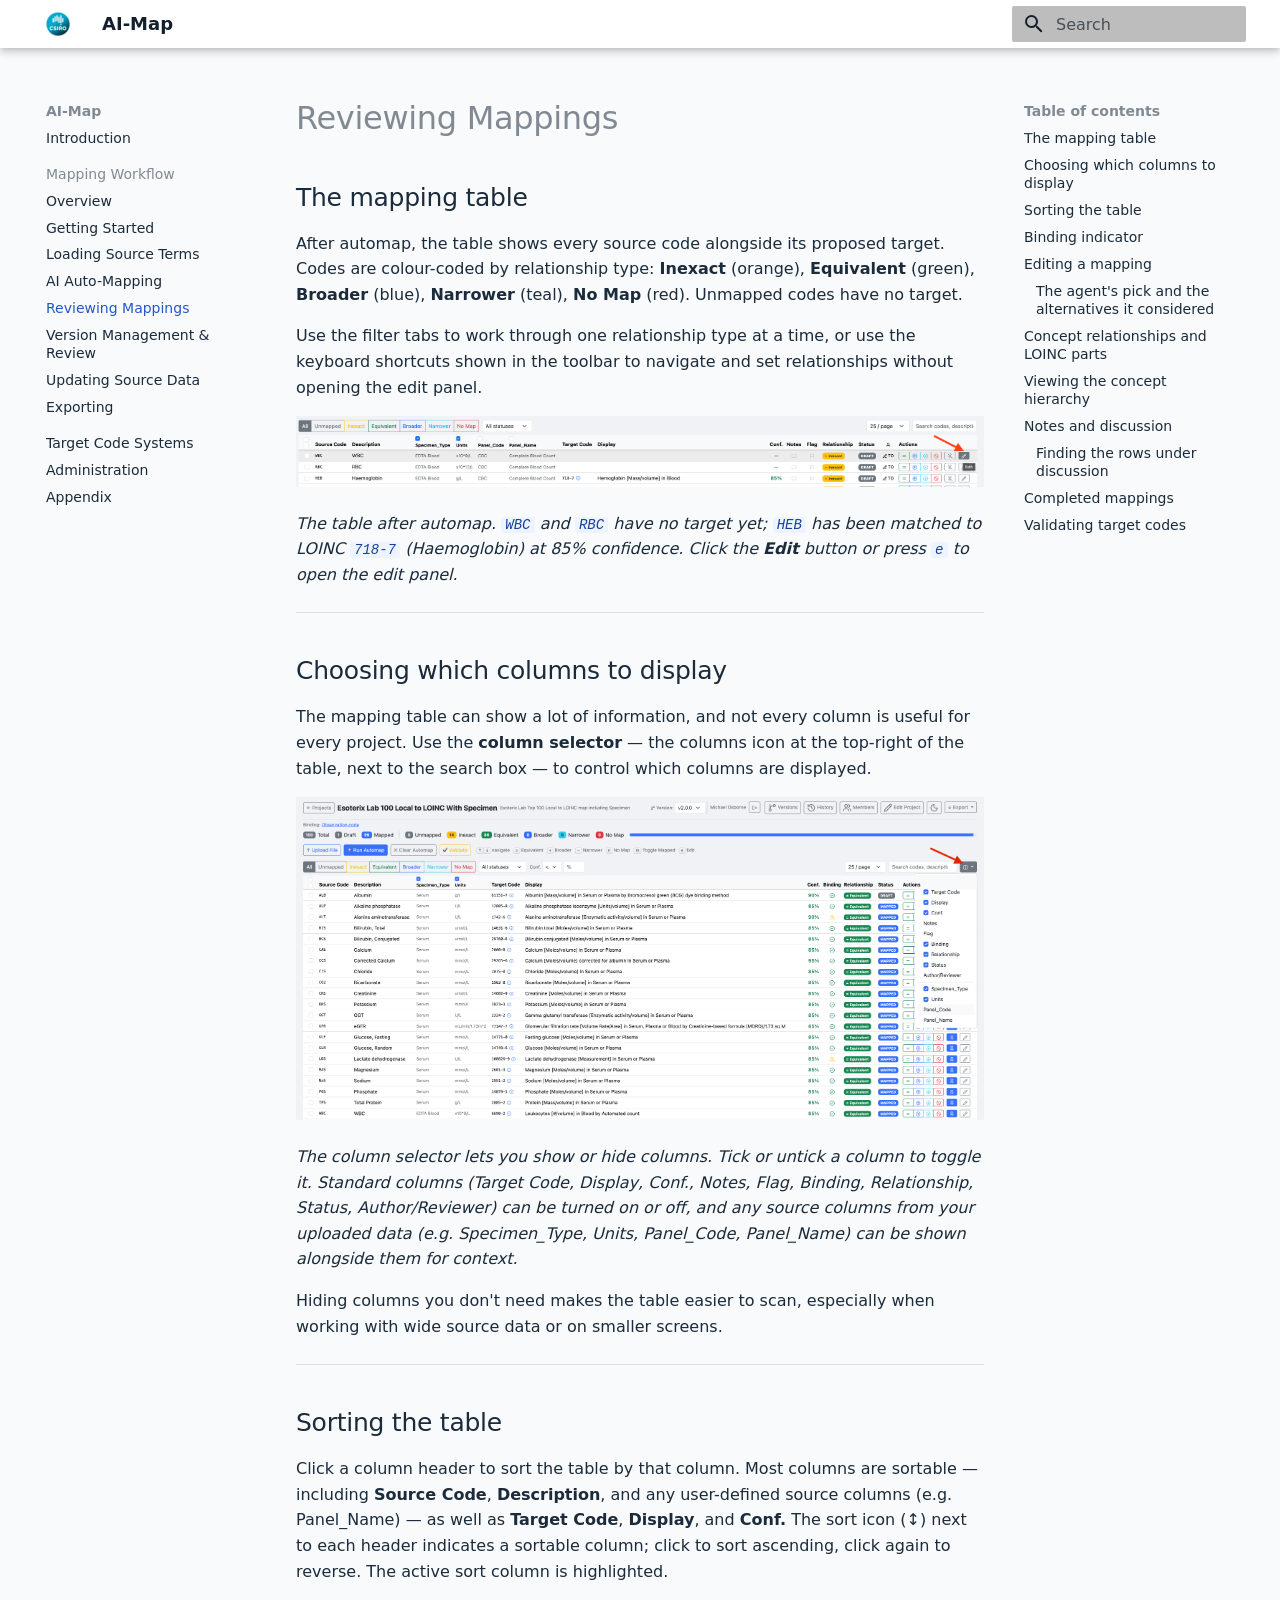
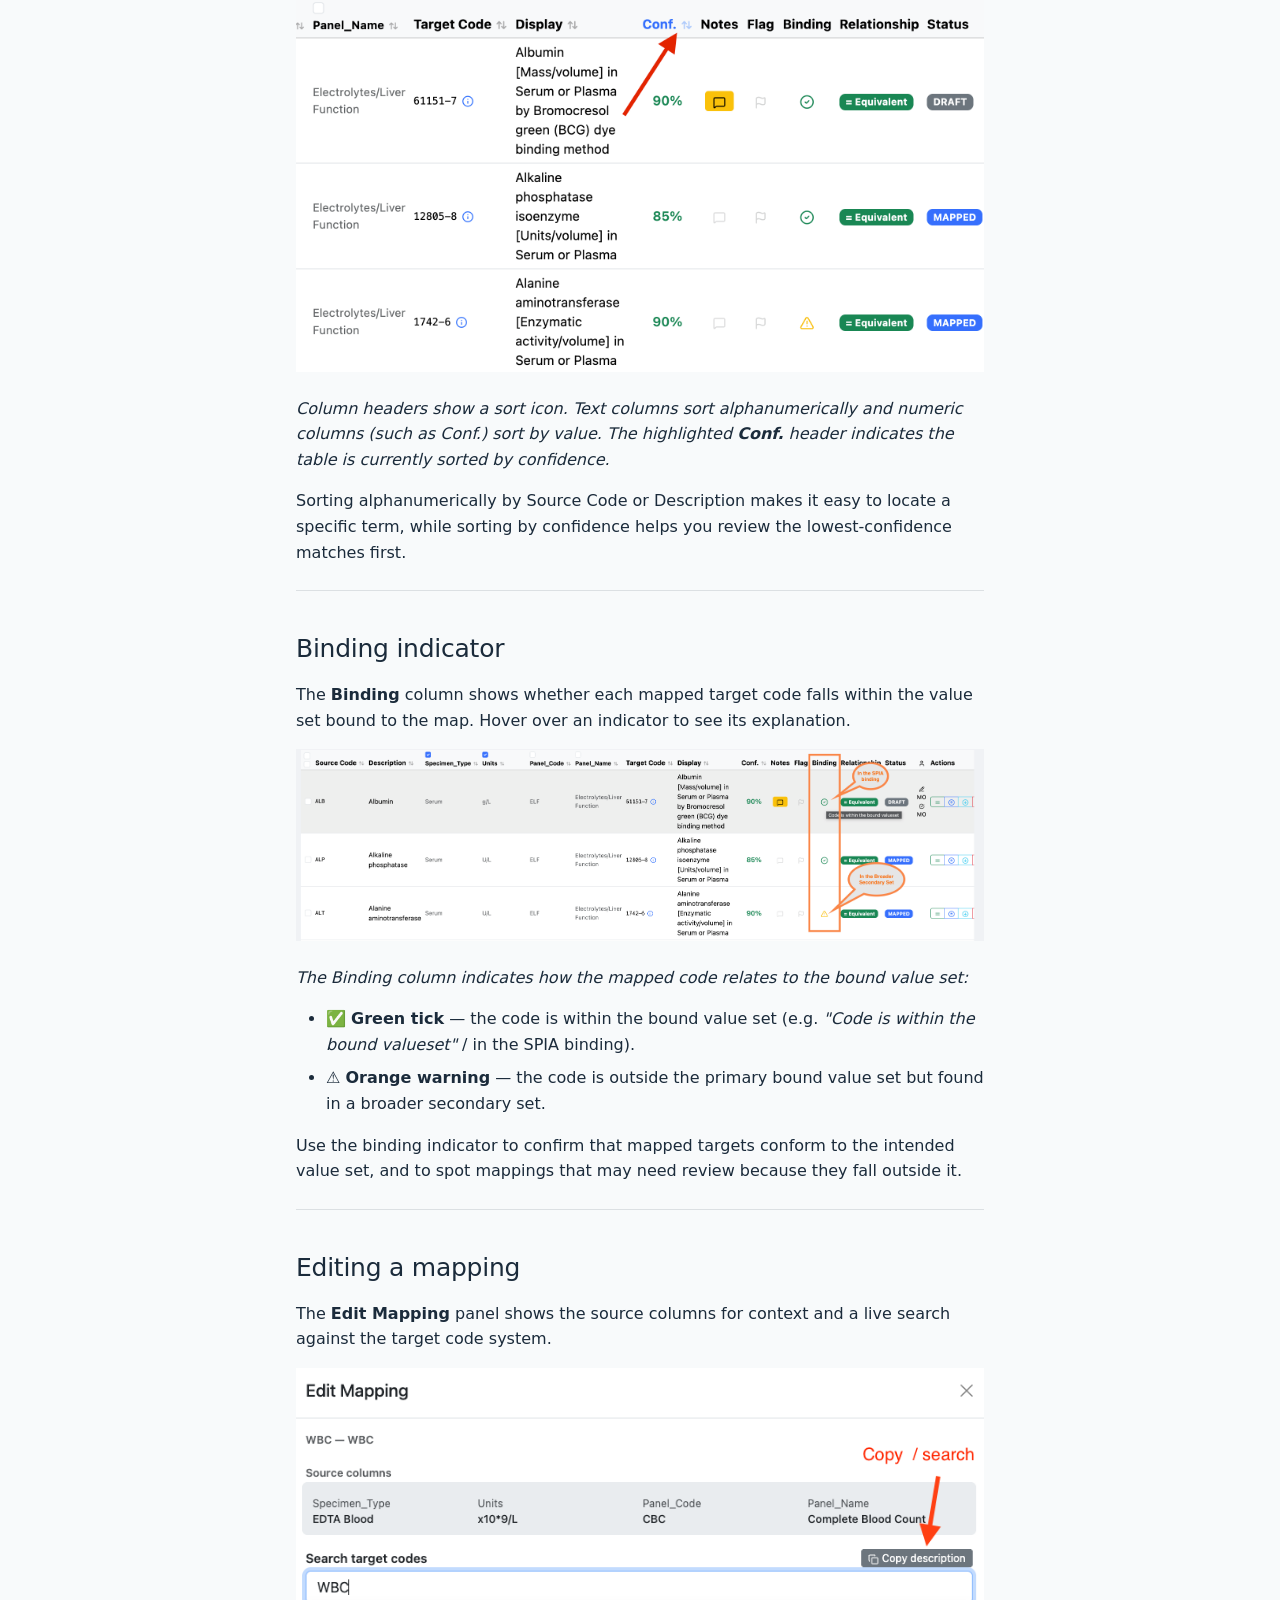
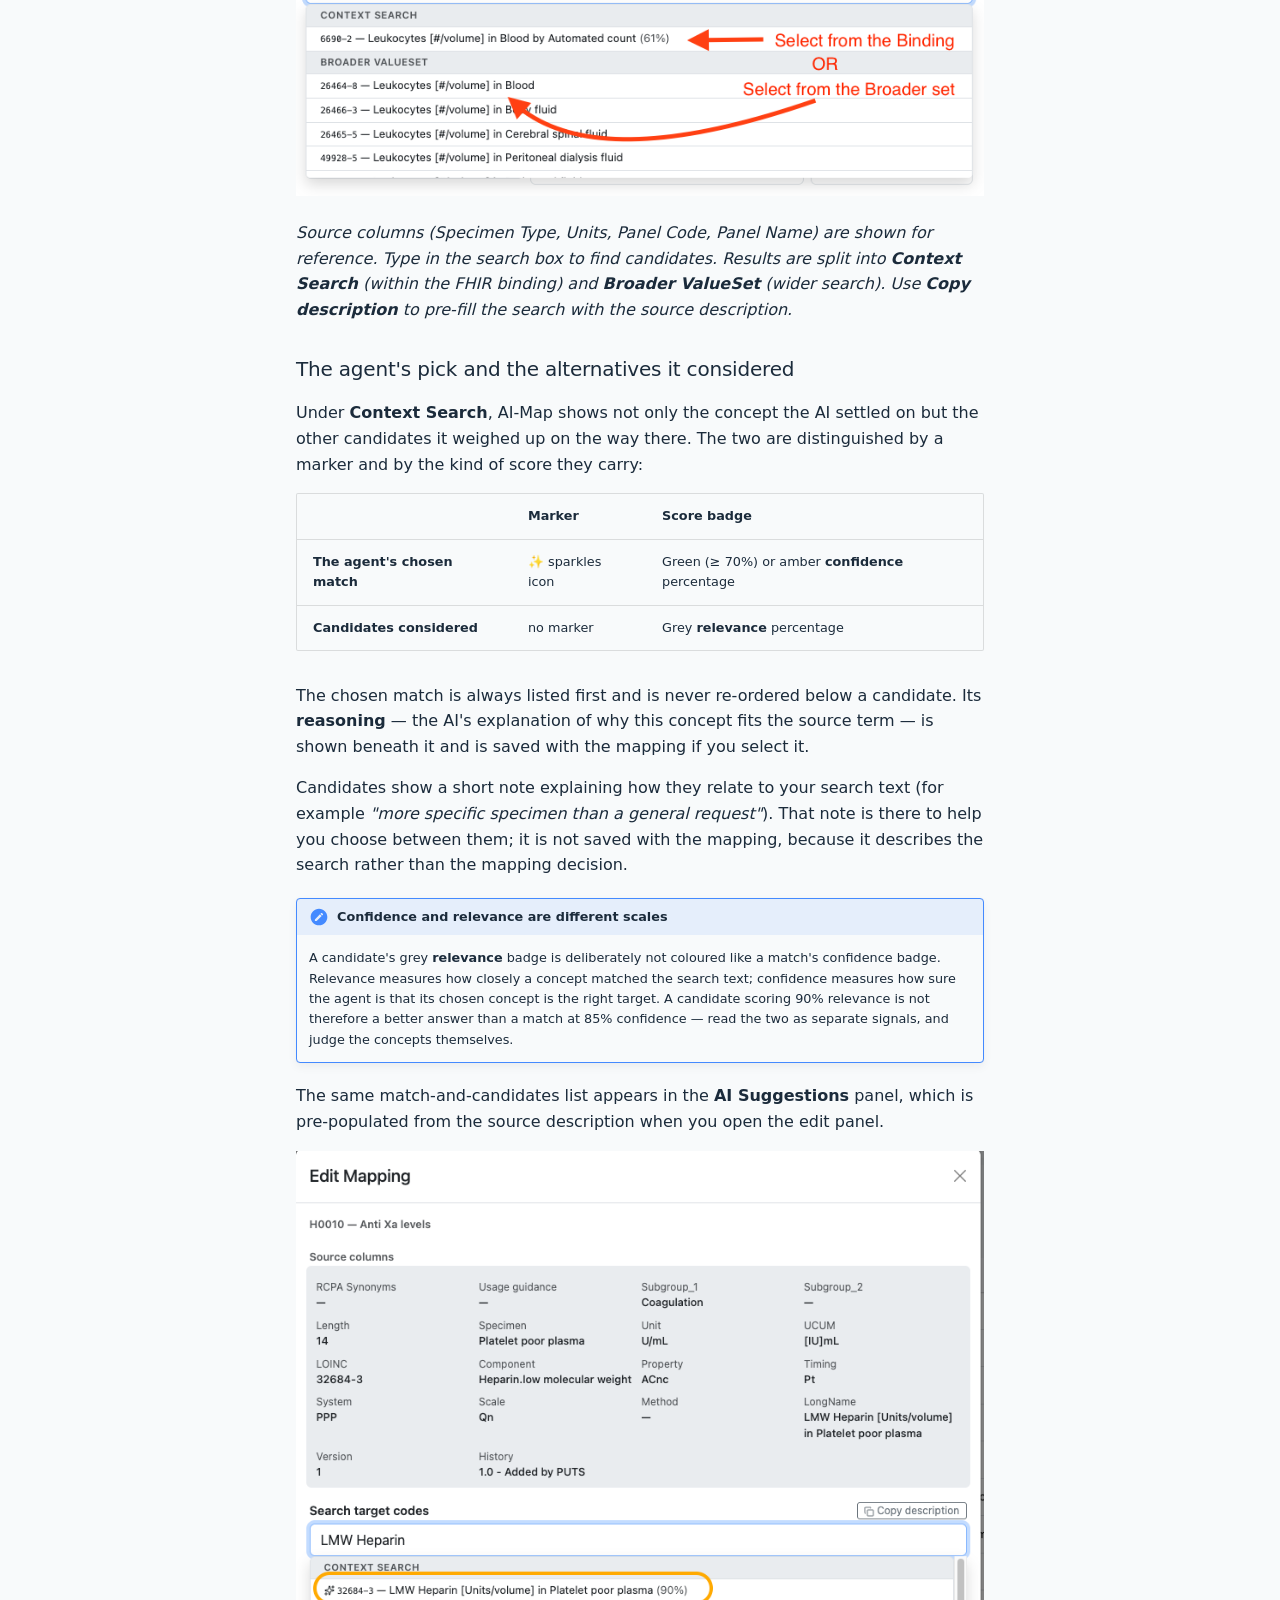
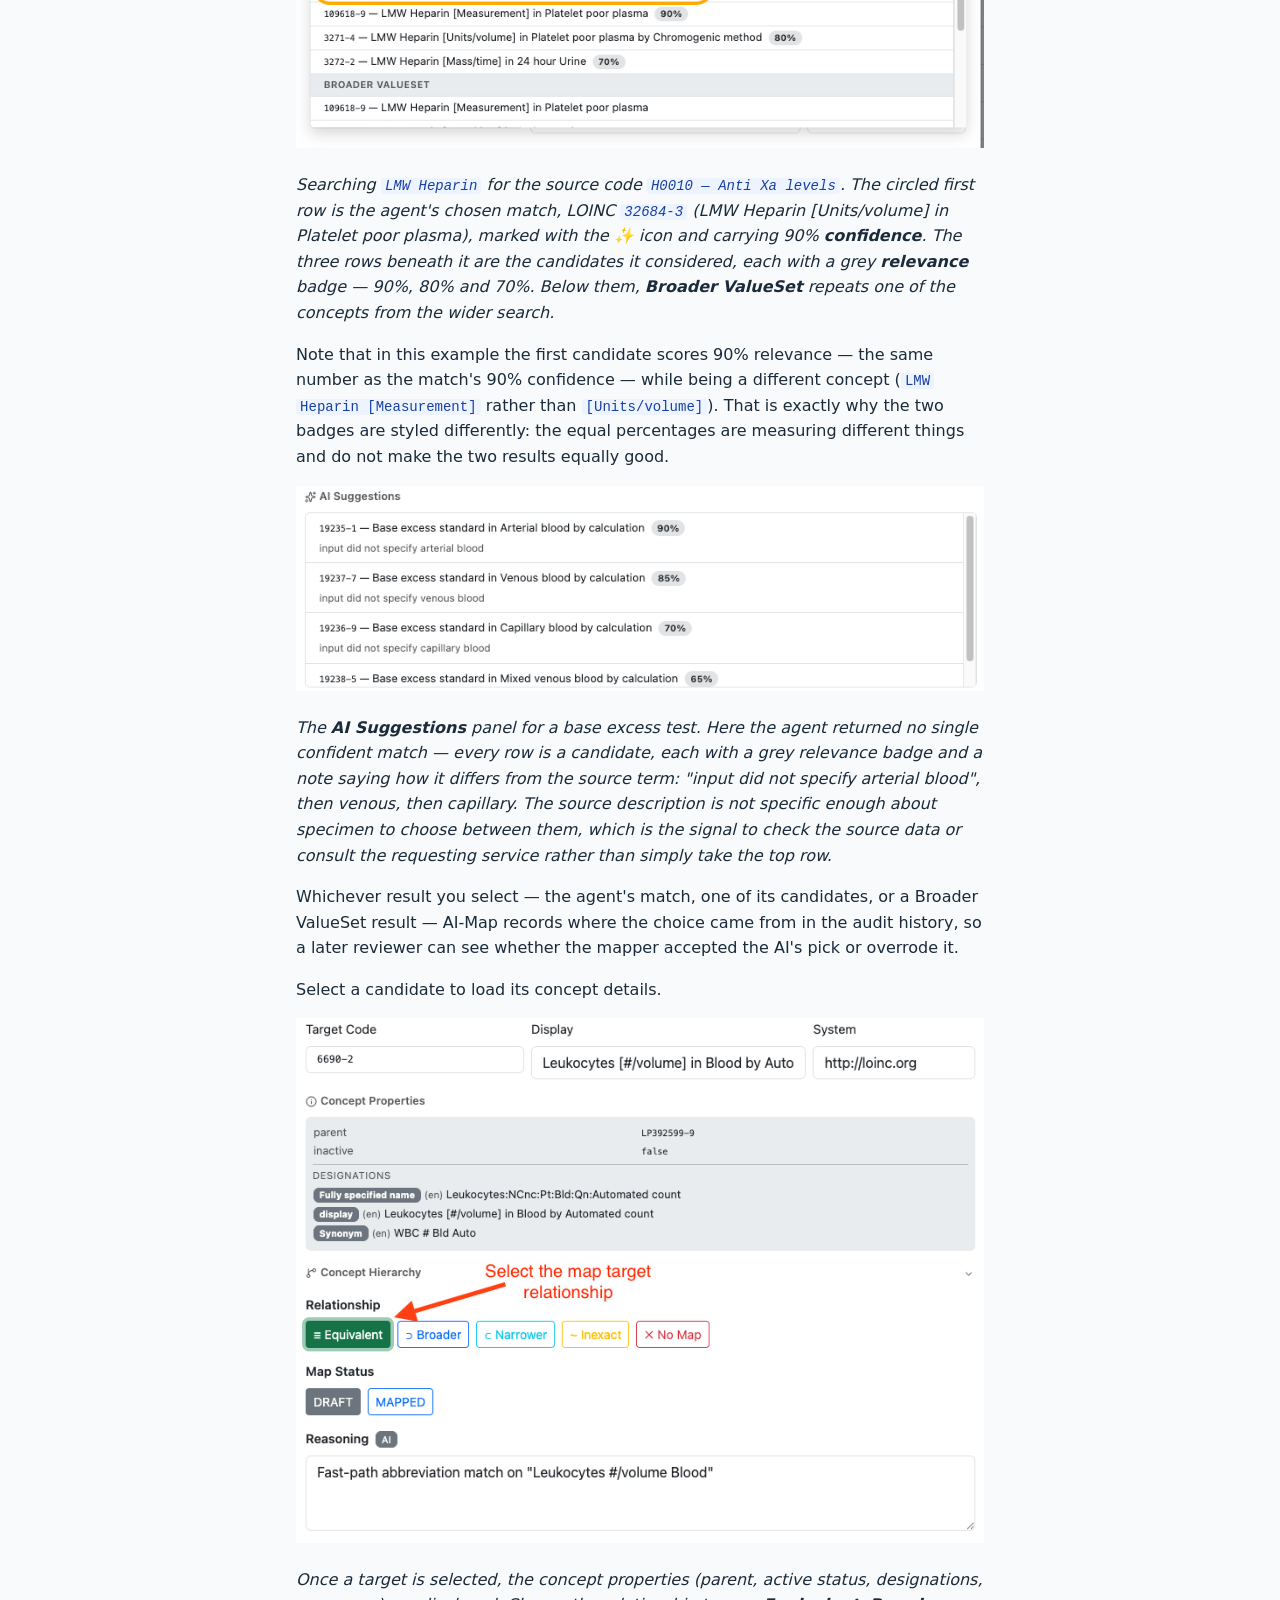
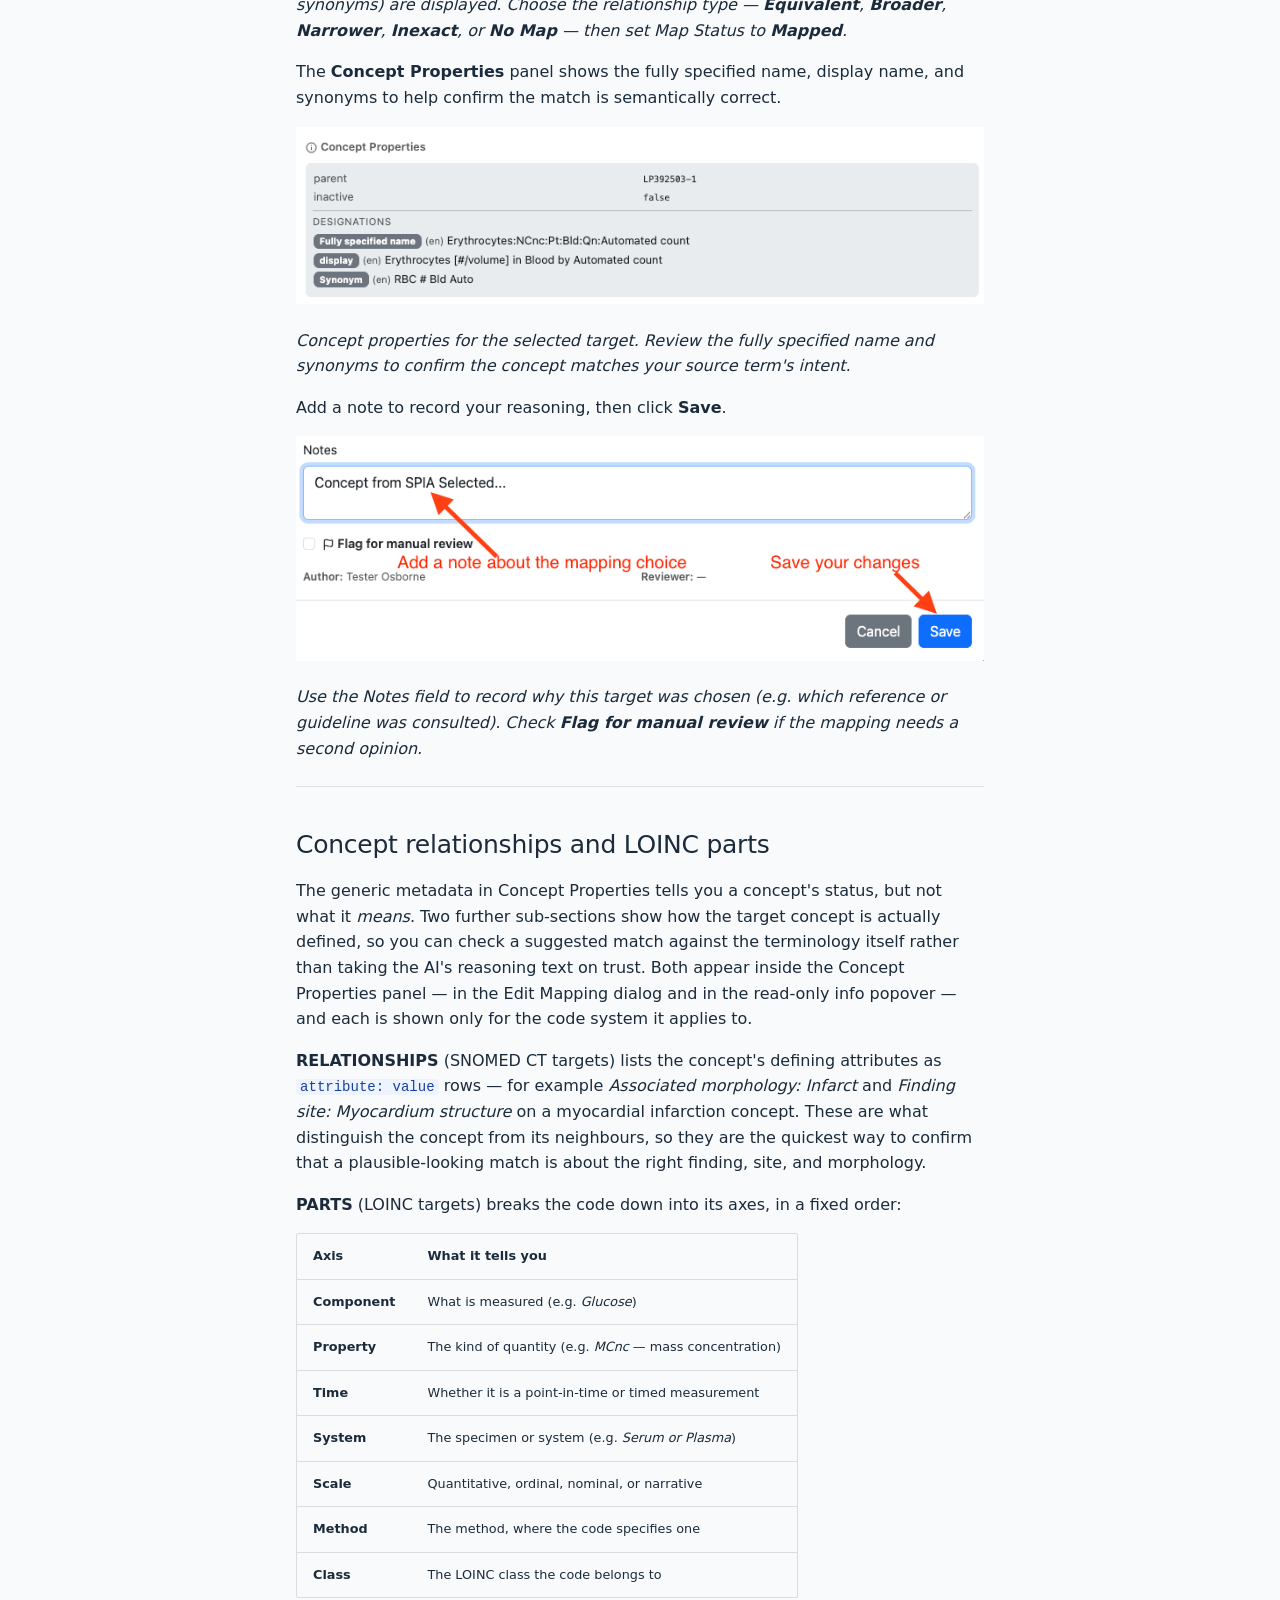
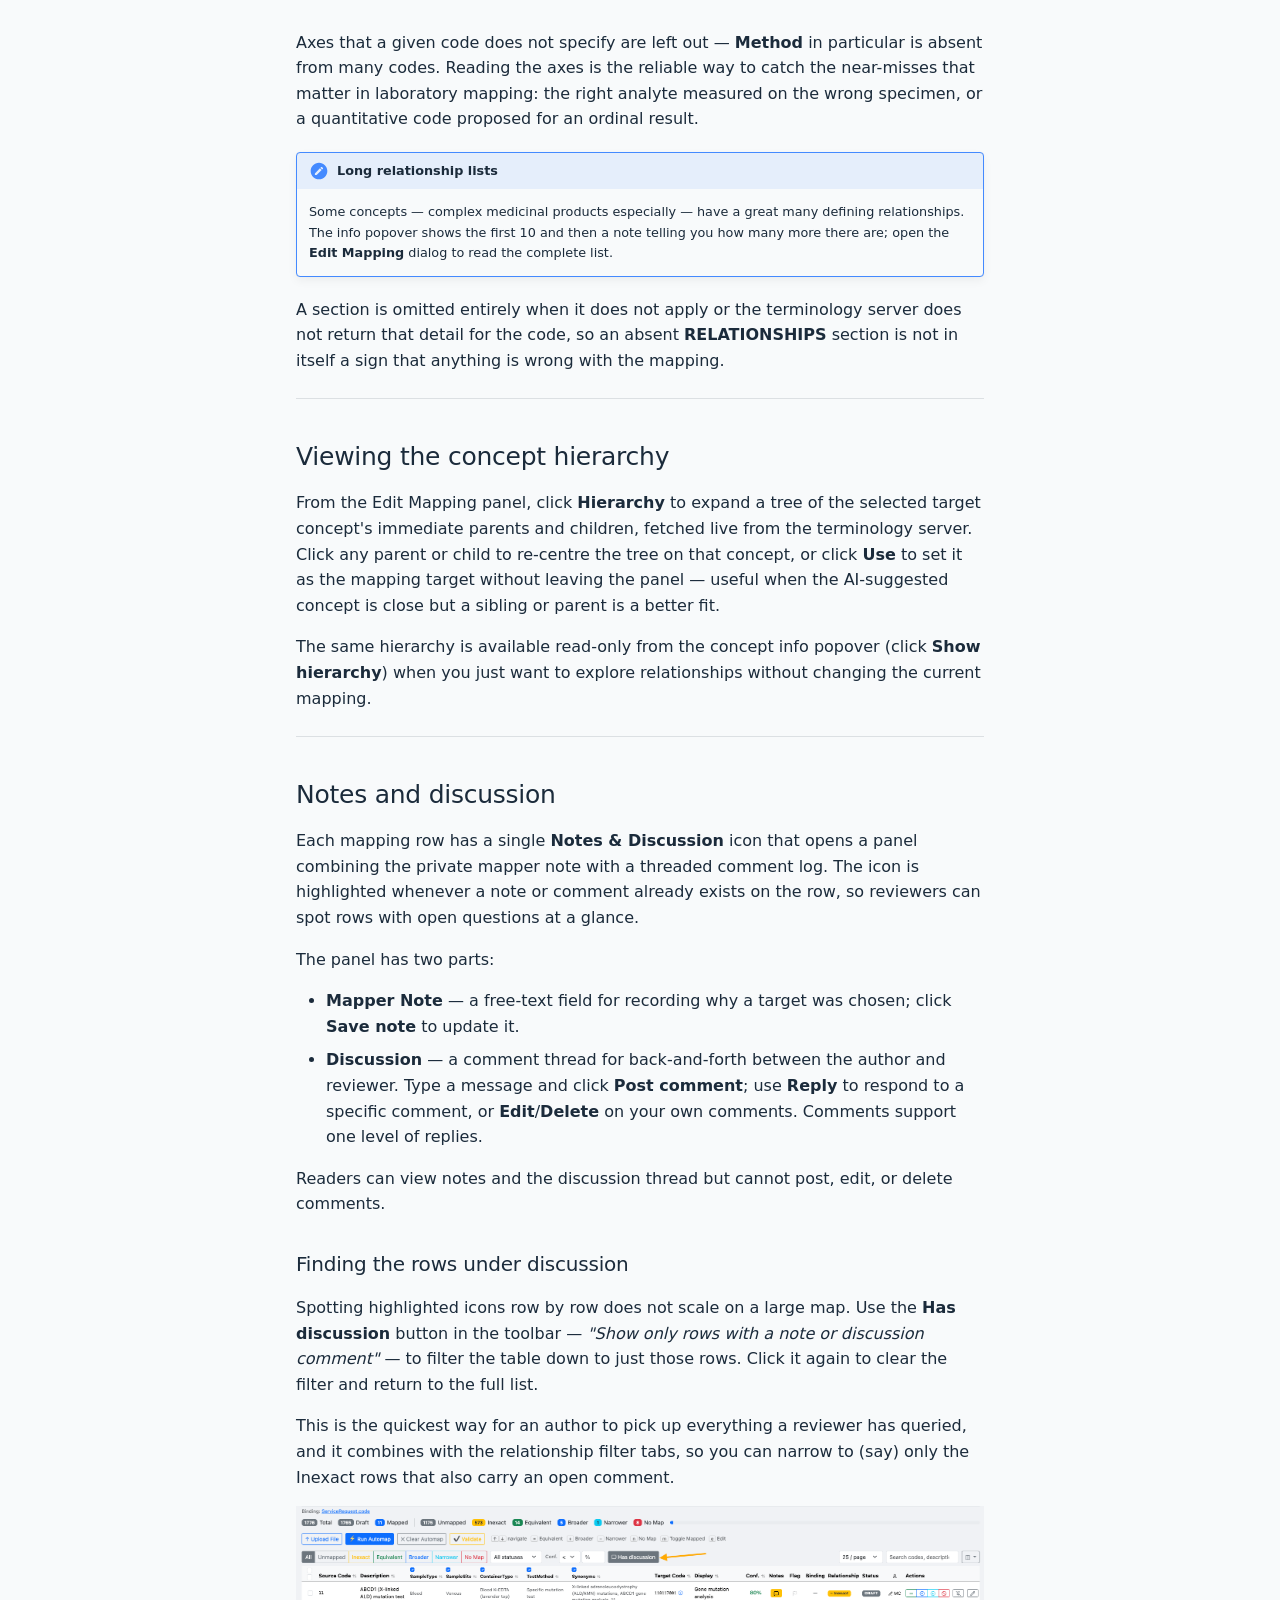
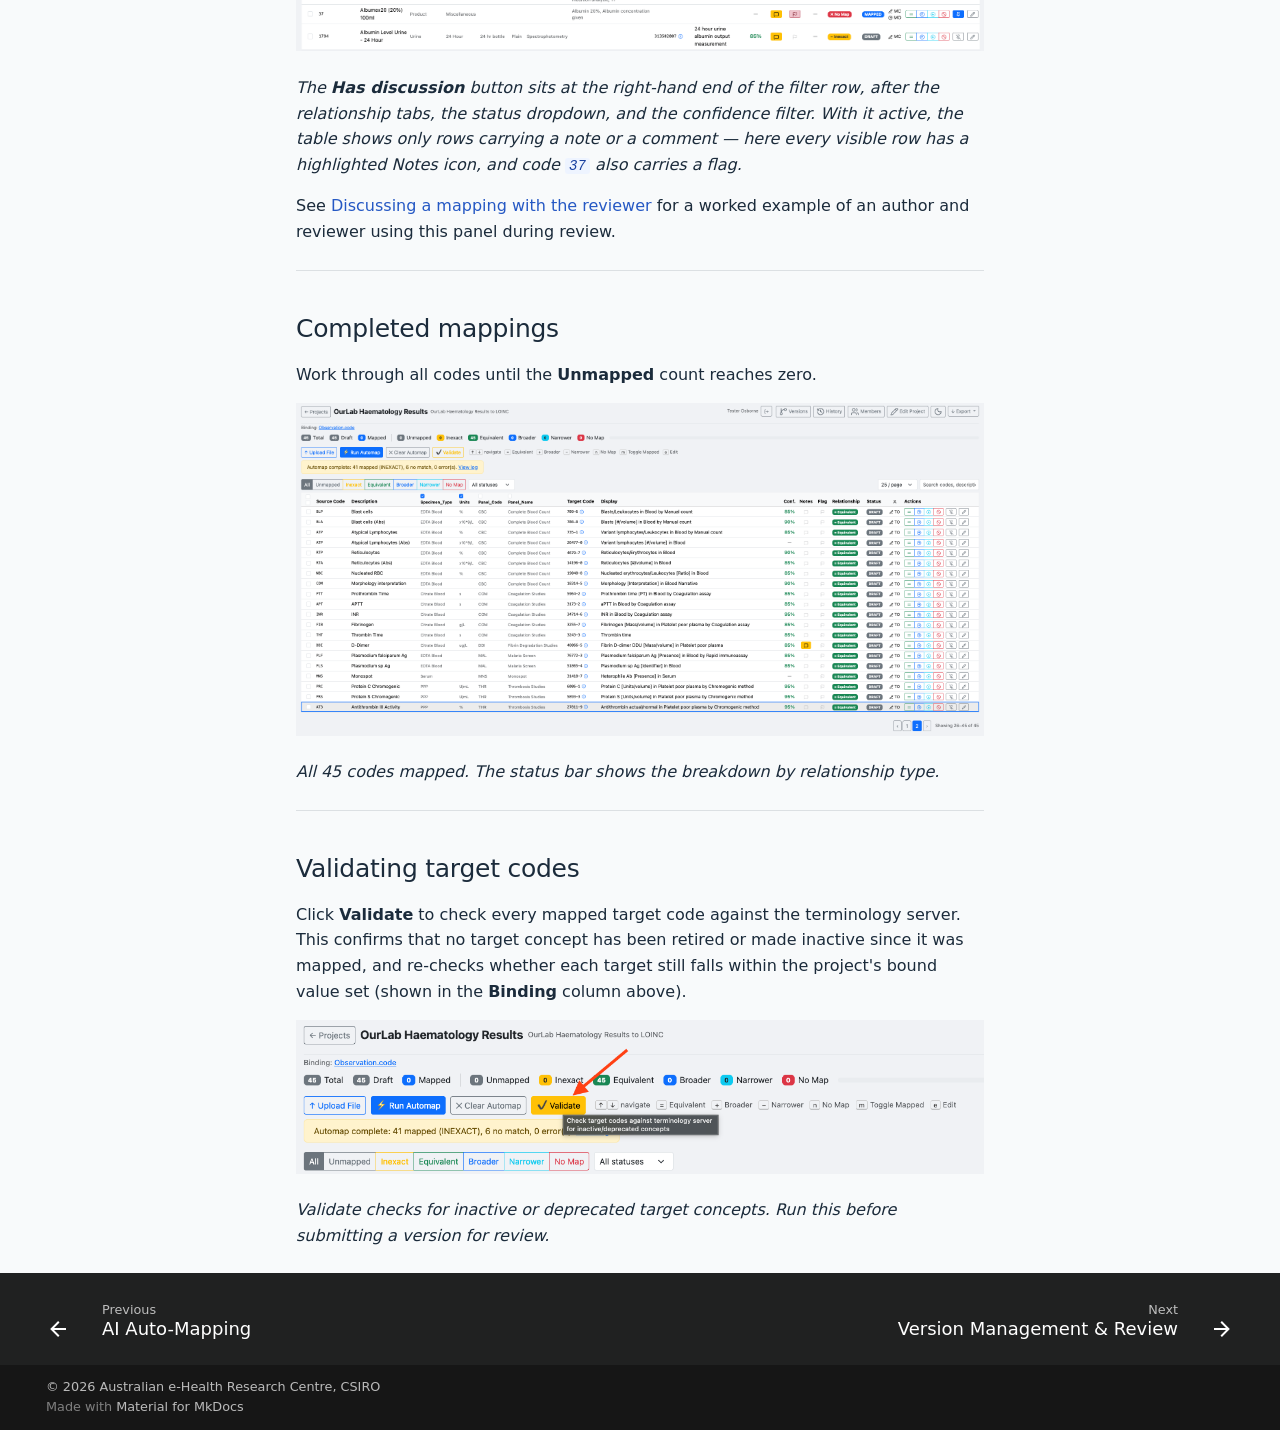
<file: workflow/reviewing-mappings/index.html>
<!doctype html>
<html lang="en" class="no-js">
  <head>
    
      <meta charset="utf-8">
      <meta name="viewport" content="width=device-width,initial-scale=1">
      
        <meta name="description" content="Mapping Local Code Systems to SNOMED CT and LOINC">
      
      
        <meta name="author" content="AI-Map Team, AEHRC, CSIRO">
      
      
        <link rel="canonical" href="https://mjosborne1.github.io/ai-map-docs/workflow/reviewing-mappings/">
      
      
        <link rel="prev" href="../auto-mapping/">
      
      
        <link rel="next" href="../version-management/">
      
      
        
      
      
      <link rel="icon" href="../../images/csiro-logo-small.png">
      <meta name="generator" content="mkdocs-1.6.1, mkdocs-material-9.7.6">
    
    
      
        <title>Reviewing Mappings - AI-Map</title>
      
    
    
      <link rel="stylesheet" href="../../assets/stylesheets/main.484c7ddc.min.css">
      
        
        <link rel="stylesheet" href="../../assets/stylesheets/palette.ab4e12ef.min.css">
      
      


    
    
      
    
    
      
    
    
      <link rel="stylesheet" href="../../stylesheets/extra.css">
    
    <script>__md_scope=new URL("../..",location),__md_hash=e=>[...e].reduce(((e,_)=>(e<<5)-e+_.charCodeAt(0)),0),__md_get=(e,_=localStorage,t=__md_scope)=>JSON.parse(_.getItem(t.pathname+"."+e)),__md_set=(e,_,t=localStorage,a=__md_scope)=>{try{t.setItem(a.pathname+"."+e,JSON.stringify(_))}catch(e){}}</script>
    
      

    
    
  </head>
  
  
    
    
      
    
    
    
    
    <body dir="ltr" data-md-color-scheme="default" data-md-color-primary="custom" data-md-color-accent="custom">
  
    
    <input class="md-toggle" data-md-toggle="drawer" type="checkbox" id="__drawer" autocomplete="off">
    <input class="md-toggle" data-md-toggle="search" type="checkbox" id="__search" autocomplete="off">
    <label class="md-overlay" for="__drawer"></label>
    <div data-md-component="skip">
      
        
        <a href="#reviewing-mappings" class="md-skip">
          Skip to content
        </a>
      
    </div>
    <div data-md-component="announce">
      
    </div>
    
    
      

  

<header class="md-header md-header--shadow" data-md-component="header">
  <nav class="md-header__inner md-grid" aria-label="Header">
    <a href="../.." title="AI-Map" class="md-header__button md-logo" aria-label="AI-Map" data-md-component="logo">
      
  <img src="../../images/csiro-logo-small.png" alt="logo">

    </a>
    <label class="md-header__button md-icon" for="__drawer">
      
      <svg xmlns="http://www.w3.org/2000/svg" viewBox="0 0 24 24"><path d="M3 6h18v2H3zm0 5h18v2H3zm0 5h18v2H3z"/></svg>
    </label>
    <div class="md-header__title" data-md-component="header-title">
      <div class="md-header__ellipsis">
        <div class="md-header__topic">
          <span class="md-ellipsis">
            AI-Map
          </span>
        </div>
        <div class="md-header__topic" data-md-component="header-topic">
          <span class="md-ellipsis">
            
              Reviewing Mappings
            
          </span>
        </div>
      </div>
    </div>
    
      
        <form class="md-header__option" data-md-component="palette">
  
    
    
    
    <input class="md-option" data-md-color-media="" data-md-color-scheme="default" data-md-color-primary="custom" data-md-color-accent="custom"  aria-hidden="true"  type="radio" name="__palette" id="__palette_0">
    
  
</form>
      
    
    
      <script>var palette=__md_get("__palette");if(palette&&palette.color){if("(prefers-color-scheme)"===palette.color.media){var media=matchMedia("(prefers-color-scheme: light)"),input=document.querySelector(media.matches?"[data-md-color-media='(prefers-color-scheme: light)']":"[data-md-color-media='(prefers-color-scheme: dark)']");palette.color.media=input.getAttribute("data-md-color-media"),palette.color.scheme=input.getAttribute("data-md-color-scheme"),palette.color.primary=input.getAttribute("data-md-color-primary"),palette.color.accent=input.getAttribute("data-md-color-accent")}for(var[key,value]of Object.entries(palette.color))document.body.setAttribute("data-md-color-"+key,value)}</script>
    
    
    
      
      
        <label class="md-header__button md-icon" for="__search">
          
          <svg xmlns="http://www.w3.org/2000/svg" viewBox="0 0 24 24"><path d="M9.5 3A6.5 6.5 0 0 1 16 9.5c0 1.61-.59 3.09-1.56 4.23l.27.27h.79l5 5-1.5 1.5-5-5v-.79l-.27-.27A6.52 6.52 0 0 1 9.5 16 6.5 6.5 0 0 1 3 9.5 6.5 6.5 0 0 1 9.5 3m0 2C7 5 5 7 5 9.5S7 14 9.5 14 14 12 14 9.5 12 5 9.5 5"/></svg>
        </label>
        <div class="md-search" data-md-component="search" role="dialog">
  <label class="md-search__overlay" for="__search"></label>
  <div class="md-search__inner" role="search">
    <form class="md-search__form" name="search">
      <input type="text" class="md-search__input" name="query" aria-label="Search" placeholder="Search" autocapitalize="off" autocorrect="off" autocomplete="off" spellcheck="false" data-md-component="search-query" required>
      <label class="md-search__icon md-icon" for="__search">
        
        <svg xmlns="http://www.w3.org/2000/svg" viewBox="0 0 24 24"><path d="M9.5 3A6.5 6.5 0 0 1 16 9.5c0 1.61-.59 3.09-1.56 4.23l.27.27h.79l5 5-1.5 1.5-5-5v-.79l-.27-.27A6.52 6.52 0 0 1 9.5 16 6.5 6.5 0 0 1 3 9.5 6.5 6.5 0 0 1 9.5 3m0 2C7 5 5 7 5 9.5S7 14 9.5 14 14 12 14 9.5 12 5 9.5 5"/></svg>
        
        <svg xmlns="http://www.w3.org/2000/svg" viewBox="0 0 24 24"><path d="M20 11v2H8l5.5 5.5-1.42 1.42L4.16 12l7.92-7.92L13.5 5.5 8 11z"/></svg>
      </label>
      <nav class="md-search__options" aria-label="Search">
        
        <button type="reset" class="md-search__icon md-icon" title="Clear" aria-label="Clear" tabindex="-1">
          
          <svg xmlns="http://www.w3.org/2000/svg" viewBox="0 0 24 24"><path d="M19 6.41 17.59 5 12 10.59 6.41 5 5 6.41 10.59 12 5 17.59 6.41 19 12 13.41 17.59 19 19 17.59 13.41 12z"/></svg>
        </button>
      </nav>
      
        <div class="md-search__suggest" data-md-component="search-suggest"></div>
      
    </form>
    <div class="md-search__output">
      <div class="md-search__scrollwrap" tabindex="0" data-md-scrollfix>
        <div class="md-search-result" data-md-component="search-result">
          <div class="md-search-result__meta">
            Initializing search
          </div>
          <ol class="md-search-result__list" role="presentation"></ol>
        </div>
      </div>
    </div>
  </div>
</div>
      
    
    
  </nav>
  
</header>
    
    <div class="md-container" data-md-component="container">
      
      
        
          
        
      
      <main class="md-main" data-md-component="main">
        <div class="md-main__inner md-grid">
          
            
              
              <div class="md-sidebar md-sidebar--primary" data-md-component="sidebar" data-md-type="navigation" >
                <div class="md-sidebar__scrollwrap">
                  <div class="md-sidebar__inner">
                    



<nav class="md-nav md-nav--primary" aria-label="Navigation" data-md-level="0">
  <label class="md-nav__title" for="__drawer">
    <a href="../.." title="AI-Map" class="md-nav__button md-logo" aria-label="AI-Map" data-md-component="logo">
      
  <img src="../../images/csiro-logo-small.png" alt="logo">

    </a>
    AI-Map
  </label>
  
  <ul class="md-nav__list" data-md-scrollfix>
    
      
      
  
  
  
  
    <li class="md-nav__item">
      <a href="../.." class="md-nav__link">
        
  
  
  <span class="md-ellipsis">
    
  
    Introduction
  

    
  </span>
  
  

      </a>
    </li>
  

    
      
      
  
  
    
  
  
  
    
    
    
    
      
        
        
      
    
    
    <li class="md-nav__item md-nav__item--active md-nav__item--section md-nav__item--nested">
      
        
        
        <input class="md-nav__toggle md-toggle " type="checkbox" id="__nav_2" checked>
        
          
          <label class="md-nav__link" for="__nav_2" id="__nav_2_label" tabindex="">
            
  
  
  <span class="md-ellipsis">
    
  
    Mapping Workflow
  

    
  </span>
  
  

            <span class="md-nav__icon md-icon"></span>
          </label>
        
        <nav class="md-nav" data-md-level="1" aria-labelledby="__nav_2_label" aria-expanded="true">
          <label class="md-nav__title" for="__nav_2">
            <span class="md-nav__icon md-icon"></span>
            
  
    Mapping Workflow
  

          </label>
          <ul class="md-nav__list" data-md-scrollfix>
            
              
                
  
  
  
  
    <li class="md-nav__item">
      <a href="../../mapping-workflow/" class="md-nav__link">
        
  
  
  <span class="md-ellipsis">
    
  
    Overview
  

    
  </span>
  
  

      </a>
    </li>
  

              
            
              
                
  
  
  
  
    <li class="md-nav__item">
      <a href="../getting-started/" class="md-nav__link">
        
  
  
  <span class="md-ellipsis">
    
  
    Getting Started
  

    
  </span>
  
  

      </a>
    </li>
  

              
            
              
                
  
  
  
  
    <li class="md-nav__item">
      <a href="../loading-source/" class="md-nav__link">
        
  
  
  <span class="md-ellipsis">
    
  
    Loading Source Terms
  

    
  </span>
  
  

      </a>
    </li>
  

              
            
              
                
  
  
  
  
    <li class="md-nav__item">
      <a href="../auto-mapping/" class="md-nav__link">
        
  
  
  <span class="md-ellipsis">
    
  
    AI Auto-Mapping
  

    
  </span>
  
  

      </a>
    </li>
  

              
            
              
                
  
  
    
  
  
  
    <li class="md-nav__item md-nav__item--active">
      
      <input class="md-nav__toggle md-toggle" type="checkbox" id="__toc">
      
      
        
      
      
        <label class="md-nav__link md-nav__link--active" for="__toc">
          
  
  
  <span class="md-ellipsis">
    
  
    Reviewing Mappings
  

    
  </span>
  
  

          <span class="md-nav__icon md-icon"></span>
        </label>
      
      <a href="./" class="md-nav__link md-nav__link--active">
        
  
  
  <span class="md-ellipsis">
    
  
    Reviewing Mappings
  

    
  </span>
  
  

      </a>
      
        

<nav class="md-nav md-nav--secondary" aria-label="Table of contents">
  
  
  
    
  
  
    <label class="md-nav__title" for="__toc">
      <span class="md-nav__icon md-icon"></span>
      Table of contents
    </label>
    <ul class="md-nav__list" data-md-component="toc" data-md-scrollfix>
      
        <li class="md-nav__item">
  <a href="#the-mapping-table" class="md-nav__link">
    <span class="md-ellipsis">
      
        The mapping table
      
    </span>
  </a>
  
</li>
      
        <li class="md-nav__item">
  <a href="#choosing-which-columns-to-display" class="md-nav__link">
    <span class="md-ellipsis">
      
        Choosing which columns to display
      
    </span>
  </a>
  
</li>
      
        <li class="md-nav__item">
  <a href="#sorting-the-table" class="md-nav__link">
    <span class="md-ellipsis">
      
        Sorting the table
      
    </span>
  </a>
  
</li>
      
        <li class="md-nav__item">
  <a href="#binding-indicator" class="md-nav__link">
    <span class="md-ellipsis">
      
        Binding indicator
      
    </span>
  </a>
  
</li>
      
        <li class="md-nav__item">
  <a href="#editing-a-mapping" class="md-nav__link">
    <span class="md-ellipsis">
      
        Editing a mapping
      
    </span>
  </a>
  
    <nav class="md-nav" aria-label="Editing a mapping">
      <ul class="md-nav__list">
        
          <li class="md-nav__item">
  <a href="#the-agents-pick-and-the-alternatives-it-considered" class="md-nav__link">
    <span class="md-ellipsis">
      
        The agent's pick and the alternatives it considered
      
    </span>
  </a>
  
</li>
        
      </ul>
    </nav>
  
</li>
      
        <li class="md-nav__item">
  <a href="#concept-relationships-and-loinc-parts" class="md-nav__link">
    <span class="md-ellipsis">
      
        Concept relationships and LOINC parts
      
    </span>
  </a>
  
</li>
      
        <li class="md-nav__item">
  <a href="#viewing-the-concept-hierarchy" class="md-nav__link">
    <span class="md-ellipsis">
      
        Viewing the concept hierarchy
      
    </span>
  </a>
  
</li>
      
        <li class="md-nav__item">
  <a href="#notes-and-discussion" class="md-nav__link">
    <span class="md-ellipsis">
      
        Notes and discussion
      
    </span>
  </a>
  
    <nav class="md-nav" aria-label="Notes and discussion">
      <ul class="md-nav__list">
        
          <li class="md-nav__item">
  <a href="#finding-the-rows-under-discussion" class="md-nav__link">
    <span class="md-ellipsis">
      
        Finding the rows under discussion
      
    </span>
  </a>
  
</li>
        
      </ul>
    </nav>
  
</li>
      
        <li class="md-nav__item">
  <a href="#completed-mappings" class="md-nav__link">
    <span class="md-ellipsis">
      
        Completed mappings
      
    </span>
  </a>
  
</li>
      
        <li class="md-nav__item">
  <a href="#validating-target-codes" class="md-nav__link">
    <span class="md-ellipsis">
      
        Validating target codes
      
    </span>
  </a>
  
</li>
      
    </ul>
  
</nav>
      
    </li>
  

              
            
              
                
  
  
  
  
    <li class="md-nav__item">
      <a href="../version-management/" class="md-nav__link">
        
  
  
  <span class="md-ellipsis">
    
  
    Version Management & Review
  

    
  </span>
  
  

      </a>
    </li>
  

              
            
              
                
  
  
  
  
    <li class="md-nav__item">
      <a href="../updating-source/" class="md-nav__link">
        
  
  
  <span class="md-ellipsis">
    
  
    Updating Source Data
  

    
  </span>
  
  

      </a>
    </li>
  

              
            
              
                
  
  
  
  
    <li class="md-nav__item">
      <a href="../exporting/" class="md-nav__link">
        
  
  
  <span class="md-ellipsis">
    
  
    Exporting
  

    
  </span>
  
  

      </a>
    </li>
  

              
            
          </ul>
        </nav>
      
    </li>
  

    
      
      
  
  
  
  
    <li class="md-nav__item">
      <a href="../../code-systems/" class="md-nav__link">
        
  
  
  <span class="md-ellipsis">
    
  
    Target Code Systems
  

    
  </span>
  
  

      </a>
    </li>
  

    
      
      
  
  
  
  
    <li class="md-nav__item">
      <a href="../../administration/" class="md-nav__link">
        
  
  
  <span class="md-ellipsis">
    
  
    Administration
  

    
  </span>
  
  

      </a>
    </li>
  

    
      
      
  
  
  
  
    <li class="md-nav__item">
      <a href="../../appendix/" class="md-nav__link">
        
  
  
  <span class="md-ellipsis">
    
  
    Appendix
  

    
  </span>
  
  

      </a>
    </li>
  

    
  </ul>
</nav>
                  </div>
                </div>
              </div>
            
            
              
              <div class="md-sidebar md-sidebar--secondary" data-md-component="sidebar" data-md-type="toc" >
                <div class="md-sidebar__scrollwrap">
                  <div class="md-sidebar__inner">
                    

<nav class="md-nav md-nav--secondary" aria-label="Table of contents">
  
  
  
    
  
  
    <label class="md-nav__title" for="__toc">
      <span class="md-nav__icon md-icon"></span>
      Table of contents
    </label>
    <ul class="md-nav__list" data-md-component="toc" data-md-scrollfix>
      
        <li class="md-nav__item">
  <a href="#the-mapping-table" class="md-nav__link">
    <span class="md-ellipsis">
      
        The mapping table
      
    </span>
  </a>
  
</li>
      
        <li class="md-nav__item">
  <a href="#choosing-which-columns-to-display" class="md-nav__link">
    <span class="md-ellipsis">
      
        Choosing which columns to display
      
    </span>
  </a>
  
</li>
      
        <li class="md-nav__item">
  <a href="#sorting-the-table" class="md-nav__link">
    <span class="md-ellipsis">
      
        Sorting the table
      
    </span>
  </a>
  
</li>
      
        <li class="md-nav__item">
  <a href="#binding-indicator" class="md-nav__link">
    <span class="md-ellipsis">
      
        Binding indicator
      
    </span>
  </a>
  
</li>
      
        <li class="md-nav__item">
  <a href="#editing-a-mapping" class="md-nav__link">
    <span class="md-ellipsis">
      
        Editing a mapping
      
    </span>
  </a>
  
    <nav class="md-nav" aria-label="Editing a mapping">
      <ul class="md-nav__list">
        
          <li class="md-nav__item">
  <a href="#the-agents-pick-and-the-alternatives-it-considered" class="md-nav__link">
    <span class="md-ellipsis">
      
        The agent's pick and the alternatives it considered
      
    </span>
  </a>
  
</li>
        
      </ul>
    </nav>
  
</li>
      
        <li class="md-nav__item">
  <a href="#concept-relationships-and-loinc-parts" class="md-nav__link">
    <span class="md-ellipsis">
      
        Concept relationships and LOINC parts
      
    </span>
  </a>
  
</li>
      
        <li class="md-nav__item">
  <a href="#viewing-the-concept-hierarchy" class="md-nav__link">
    <span class="md-ellipsis">
      
        Viewing the concept hierarchy
      
    </span>
  </a>
  
</li>
      
        <li class="md-nav__item">
  <a href="#notes-and-discussion" class="md-nav__link">
    <span class="md-ellipsis">
      
        Notes and discussion
      
    </span>
  </a>
  
    <nav class="md-nav" aria-label="Notes and discussion">
      <ul class="md-nav__list">
        
          <li class="md-nav__item">
  <a href="#finding-the-rows-under-discussion" class="md-nav__link">
    <span class="md-ellipsis">
      
        Finding the rows under discussion
      
    </span>
  </a>
  
</li>
        
      </ul>
    </nav>
  
</li>
      
        <li class="md-nav__item">
  <a href="#completed-mappings" class="md-nav__link">
    <span class="md-ellipsis">
      
        Completed mappings
      
    </span>
  </a>
  
</li>
      
        <li class="md-nav__item">
  <a href="#validating-target-codes" class="md-nav__link">
    <span class="md-ellipsis">
      
        Validating target codes
      
    </span>
  </a>
  
</li>
      
    </ul>
  
</nav>
                  </div>
                </div>
              </div>
            
          
          
            <div class="md-content" data-md-component="content">
              
              <article class="md-content__inner md-typeset">
                
                  



<h1 id="reviewing-mappings">Reviewing Mappings</h1>
<h2 id="the-mapping-table">The mapping table</h2>
<p>After automap, the table shows every source code alongside its proposed target. Codes are colour-coded by relationship type: <strong>Inexact</strong> (orange), <strong>Equivalent</strong> (green), <strong>Broader</strong> (blue), <strong>Narrower</strong> (teal), <strong>No Map</strong> (red). Unmapped codes have no target.</p>
<p>Use the filter tabs to work through one relationship type at a time, or use the keyboard shortcuts shown in the toolbar to navigate and set relationships without opening the edit panel.</p>
<p><img alt="Mapping table after automap" src="../../images/workflow/15-EditMappingfromTable.png" /></p>
<p><em>The table after automap. <code>WBC</code> and <code>RBC</code> have no target yet; <code>HEB</code> has been matched to LOINC <code>718-7</code> (Haemoglobin) at 85% confidence. Click the <strong>Edit</strong> button or press <code>e</code> to open the edit panel.</em></p>
<hr />
<h2 id="choosing-which-columns-to-display">Choosing which columns to display</h2>
<p>The mapping table can show a lot of information, and not every column is useful for every project. Use the <strong>column selector</strong> — the columns icon at the top-right of the table, next to the search box — to control which columns are displayed.</p>
<p><img alt="Column display selection" src="../../images/workflow/47-ColumnDisplaySelection.png" /></p>
<p><em>The column selector lets you show or hide columns. Tick or untick a column to toggle it. Standard columns (Target Code, Display, Conf., Notes, Flag, Binding, Relationship, Status, Author/Reviewer) can be turned on or off, and any source columns from your uploaded data (e.g. Specimen_Type, Units, Panel_Code, Panel_Name) can be shown alongside them for context.</em></p>
<p>Hiding columns you don't need makes the table easier to scan, especially when working with wide source data or on smaller screens.</p>
<hr />
<h2 id="sorting-the-table">Sorting the table</h2>
<p>Click a column header to sort the table by that column. Most columns are sortable — including <strong>Source Code</strong>, <strong>Description</strong>, and any user-defined source columns (e.g. Panel_Name) — as well as <strong>Target Code</strong>, <strong>Display</strong>, and <strong>Conf.</strong> The sort icon (↕) next to each header indicates a sortable column; click to sort ascending, click again to reverse. The active sort column is highlighted.</p>
<p><img alt="Sorting columns" src="../../images/workflow/48-SortingColumns.png" /></p>
<p><em>Column headers show a sort icon. Text columns sort alphanumerically and numeric columns (such as Conf.) sort by value. The highlighted <strong>Conf.</strong> header indicates the table is currently sorted by confidence.</em></p>
<p>Sorting alphanumerically by Source Code or Description makes it easy to locate a specific term, while sorting by confidence helps you review the lowest-confidence matches first.</p>
<hr />
<h2 id="binding-indicator">Binding indicator</h2>
<p>The <strong>Binding</strong> column shows whether each mapped target code falls within the value set bound to the map. Hover over an indicator to see its explanation.</p>
<p><img alt="Binding indicator" src="../../images/workflow/49-BindingIndicator.png" /></p>
<p><em>The Binding column indicates how the mapped code relates to the bound value set:</em></p>
<ul>
<li>✅ <strong>Green tick</strong> — the code is within the bound value set (e.g. <em>"Code is within the bound valueset"</em> / in the SPIA binding).</li>
<li>⚠️ <strong>Orange warning</strong> — the code is outside the primary bound value set but found in a broader secondary set.</li>
</ul>
<p>Use the binding indicator to confirm that mapped targets conform to the intended value set, and to spot mappings that may need review because they fall outside it.</p>
<hr />
<h2 id="editing-a-mapping">Editing a mapping</h2>
<p>The <strong>Edit Mapping</strong> panel shows the source columns for context and a live search against the target code system.</p>
<p><img alt="Edit Mapping — search" src="../../images/workflow/16-EditMappingTarget.png" /></p>
<p><em>Source columns (Specimen Type, Units, Panel Code, Panel Name) are shown for reference. Type in the search box to find candidates. Results are split into <strong>Context Search</strong> (within the FHIR binding) and <strong>Broader ValueSet</strong> (wider search). Use <strong>Copy description</strong> to pre-fill the search with the source description.</em></p>
<h3 id="the-agents-pick-and-the-alternatives-it-considered">The agent's pick and the alternatives it considered</h3>
<p>Under <strong>Context Search</strong>, AI-Map shows not only the concept the AI settled on but the other
candidates it weighed up on the way there. The two are distinguished by a marker and by the
kind of score they carry:</p>
<table>
<thead>
<tr>
<th></th>
<th>Marker</th>
<th>Score badge</th>
</tr>
</thead>
<tbody>
<tr>
<td><strong>The agent's chosen match</strong></td>
<td>✨ sparkles icon</td>
<td>Green (≥ 70%) or amber <strong>confidence</strong> percentage</td>
</tr>
<tr>
<td><strong>Candidates considered</strong></td>
<td>no marker</td>
<td>Grey <strong>relevance</strong> percentage</td>
</tr>
</tbody>
</table>
<p>The chosen match is always listed first and is never re-ordered below a candidate. Its
<strong>reasoning</strong> — the AI's explanation of why this concept fits the source term — is shown
beneath it and is saved with the mapping if you select it.</p>
<p>Candidates show a short note explaining how they relate to your search text (for example
<em>"more specific specimen than a general request"</em>). That note is there to help you choose
between them; it is not saved with the mapping, because it describes the search rather than
the mapping decision.</p>
<div class="admonition note">
<p class="admonition-title">Confidence and relevance are different scales</p>
<p>A candidate's grey <strong>relevance</strong> badge is deliberately not coloured like a match's
confidence badge. Relevance measures how closely a concept matched the search text;
confidence measures how sure the agent is that its chosen concept is the right target.
A candidate scoring 90% relevance is not therefore a better answer than a match at 85%
confidence — read the two as separate signals, and judge the concepts themselves.</p>
</div>
<p>The same match-and-candidates list appears in the <strong>AI Suggestions</strong> panel, which is
pre-populated from the source description when you open the edit panel.</p>
<p><img alt="Context Search showing the chosen match and the candidates considered" src="../../images/workflow/62-SearchCandidates.png" /></p>
<p><em>Searching <code>LMW Heparin</code> for the source code <code>H0010 — Anti Xa levels</code>. The circled first row
is the agent's chosen match, LOINC <code>32684-3</code> (LMW Heparin [Units/volume] in Platelet poor
plasma), marked with the ✨ icon and carrying 90% <strong>confidence</strong>. The three rows beneath it
are the candidates it considered, each with a grey <strong>relevance</strong> badge — 90%, 80% and 70%.
Below them, <strong>Broader ValueSet</strong> repeats one of the concepts from the wider search.</em></p>
<p>Note that in this example the first candidate scores 90% relevance — the same number as the
match's 90% confidence — while being a different concept (<code>LMW Heparin [Measurement]</code> rather
than <code>[Units/volume]</code>). That is exactly why the two badges are styled differently: the equal
percentages are measuring different things and do not make the two results equally good.</p>
<p><img alt="AI Suggestions panel listing candidates" src="../../images/workflow/63-AiSuggestionsCandidates.png" /></p>
<p><em>The <strong>AI Suggestions</strong> panel for a base excess test. Here the agent returned no single
confident match — every row is a candidate, each with a grey relevance badge and a note
saying how it differs from the source term: "input did not specify arterial blood", then
venous, then capillary. The source description is not specific enough about specimen to
choose between them, which is the signal to check the source data or consult the requesting
service rather than simply take the top row.</em></p>
<p>Whichever result you select — the agent's match, one of its candidates, or a Broader
ValueSet result — AI-Map records where the choice came from in the audit history, so a later
reviewer can see whether the mapper accepted the AI's pick or overrode it.</p>
<p>Select a candidate to load its concept details.</p>
<p><img alt="Edit Mapping — set relationship" src="../../images/workflow/17-SetMapTargetRelationship.png" /></p>
<p><em>Once a target is selected, the concept properties (parent, active status, designations, synonyms) are displayed. Choose the relationship type — <strong>Equivalent</strong>, <strong>Broader</strong>, <strong>Narrower</strong>, <strong>Inexact</strong>, or <strong>No Map</strong> — then set Map Status to <strong>Mapped</strong>.</em></p>
<p>The <strong>Concept Properties</strong> panel shows the fully specified name, display name, and synonyms to help confirm the match is semantically correct.</p>
<p><img alt="Concept properties" src="../../images/workflow/18-ConceptProperties.png" /></p>
<p><em>Concept properties for the selected target. Review the fully specified name and synonyms to confirm the concept matches your source term's intent.</em></p>
<p>Add a note to record your reasoning, then click <strong>Save</strong>.</p>
<p><img alt="Add note and save" src="../../images/workflow/19-AddNoteThenSave.png" /></p>
<p><em>Use the Notes field to record why this target was chosen (e.g. which reference or guideline was consulted). Check <strong>Flag for manual review</strong> if the mapping needs a second opinion.</em></p>
<hr />
<h2 id="concept-relationships-and-loinc-parts">Concept relationships and LOINC parts</h2>
<p>The generic metadata in Concept Properties tells you a concept's status, but not what it
<em>means</em>. Two further sub-sections show how the target concept is actually defined, so you
can check a suggested match against the terminology itself rather than taking the AI's
reasoning text on trust. Both appear inside the Concept Properties panel — in the Edit
Mapping dialog and in the read-only info popover — and each is shown only for the code
system it applies to.</p>
<p><strong>RELATIONSHIPS</strong> (SNOMED CT targets) lists the concept's defining attributes as
<code>attribute: value</code> rows — for example <em>Associated morphology: Infarct</em> and <em>Finding site:
Myocardium structure</em> on a myocardial infarction concept. These are what distinguish the
concept from its neighbours, so they are the quickest way to confirm that a plausible-looking
match is about the right finding, site, and morphology.</p>
<p><strong>PARTS</strong> (LOINC targets) breaks the code down into its axes, in a fixed order:</p>
<table>
<thead>
<tr>
<th>Axis</th>
<th>What it tells you</th>
</tr>
</thead>
<tbody>
<tr>
<td><strong>Component</strong></td>
<td>What is measured (e.g. <em>Glucose</em>)</td>
</tr>
<tr>
<td><strong>Property</strong></td>
<td>The kind of quantity (e.g. <em>MCnc</em> — mass concentration)</td>
</tr>
<tr>
<td><strong>Time</strong></td>
<td>Whether it is a point-in-time or timed measurement</td>
</tr>
<tr>
<td><strong>System</strong></td>
<td>The specimen or system (e.g. <em>Serum or Plasma</em>)</td>
</tr>
<tr>
<td><strong>Scale</strong></td>
<td>Quantitative, ordinal, nominal, or narrative</td>
</tr>
<tr>
<td><strong>Method</strong></td>
<td>The method, where the code specifies one</td>
</tr>
<tr>
<td><strong>Class</strong></td>
<td>The LOINC class the code belongs to</td>
</tr>
</tbody>
</table>
<p>Axes that a given code does not specify are left out — <strong>Method</strong> in particular is absent
from many codes. Reading the axes is the reliable way to catch the near-misses that matter
in laboratory mapping: the right analyte measured on the wrong specimen, or a quantitative
code proposed for an ordinal result.</p>
<div class="admonition note">
<p class="admonition-title">Long relationship lists</p>
<p>Some concepts — complex medicinal products especially — have a great many defining
relationships. The info popover shows the first 10 and then a note telling you how many
more there are; open the <strong>Edit Mapping</strong> dialog to read the complete list.</p>
</div>
<p>A section is omitted entirely when it does not apply or the terminology server does not
return that detail for the code, so an absent <strong>RELATIONSHIPS</strong> section is not in itself a
sign that anything is wrong with the mapping.</p>
<hr />
<h2 id="viewing-the-concept-hierarchy">Viewing the concept hierarchy</h2>
<p>From the Edit Mapping panel, click <strong>Hierarchy</strong> to expand a tree of the selected target concept's immediate parents and children, fetched live from the terminology server. Click any parent or child to re-centre the tree on that concept, or click <strong>Use</strong> to set it as the mapping target without leaving the panel — useful when the AI-suggested concept is close but a sibling or parent is a better fit.</p>
<p>The same hierarchy is available read-only from the concept info popover (click <strong>Show hierarchy</strong>) when you just want to explore relationships without changing the current mapping.</p>
<hr />
<h2 id="notes-and-discussion">Notes and discussion</h2>
<p>Each mapping row has a single <strong>Notes &amp; Discussion</strong> icon that opens a panel combining the private mapper note with a threaded comment log. The icon is highlighted whenever a note or comment already exists on the row, so reviewers can spot rows with open questions at a glance.</p>
<p>The panel has two parts:</p>
<ul>
<li><strong>Mapper Note</strong> — a free-text field for recording why a target was chosen; click <strong>Save note</strong> to update it.</li>
<li><strong>Discussion</strong> — a comment thread for back-and-forth between the author and reviewer. Type a message and click <strong>Post comment</strong>; use <strong>Reply</strong> to respond to a specific comment, or <strong>Edit</strong>/<strong>Delete</strong> on your own comments. Comments support one level of replies.</li>
</ul>
<p>Readers can view notes and the discussion thread but cannot post, edit, or delete comments.</p>
<h3 id="finding-the-rows-under-discussion">Finding the rows under discussion</h3>
<p>Spotting highlighted icons row by row does not scale on a large map. Use the <strong>Has
discussion</strong> button in the toolbar — <em>"Show only rows with a note or discussion comment"</em> —
to filter the table down to just those rows. Click it again to clear the filter and return
to the full list.</p>
<p>This is the quickest way for an author to pick up everything a reviewer has queried, and it
combines with the relationship filter tabs, so you can narrow to (say) only the Inexact rows
that also carry an open comment.</p>
<p><img alt="Has discussion filter in the toolbar" src="../../images/workflow/66-HasDiscussionFilter.png" /></p>
<p><em>The <strong>Has discussion</strong> button sits at the right-hand end of the filter row, after the
relationship tabs, the status dropdown, and the confidence filter. With it active, the table
shows only rows carrying a note or a comment — here every visible row has a highlighted Notes
icon, and code <code>37</code> also carries a flag.</em></p>
<p>See <a href="../version-management/#discussing-a-mapping-with-the-reviewer">Discussing a mapping with the reviewer</a> for a worked example of an author and reviewer using this panel during review.</p>
<hr />
<h2 id="completed-mappings">Completed mappings</h2>
<p>Work through all codes until the <strong>Unmapped</strong> count reaches zero.</p>
<p><img alt="Completed mapping table" src="../../images/workflow/20-CompletedMap.png" /></p>
<p><em>All 45 codes mapped. The status bar shows the breakdown by relationship type.</em></p>
<hr />
<h2 id="validating-target-codes">Validating target codes</h2>
<p>Click <strong>Validate</strong> to check every mapped target code against the terminology server. This confirms that no target concept has been retired or made inactive since it was mapped, and re-checks whether each target still falls within the project's bound value set (shown in the <strong>Binding</strong> column above).</p>
<p><img alt="Validate button" src="../../images/workflow/21-Validation.png" /></p>
<p><em>Validate checks for inactive or deprecated target concepts. Run this before submitting a version for review.</em></p>












                
              </article>
            </div>
          
          
<script>var target=document.getElementById(location.hash.slice(1));target&&target.name&&(target.checked=target.name.startsWith("__tabbed_"))</script>
        </div>
        
          <button type="button" class="md-top md-icon" data-md-component="top" hidden>
  
  <svg xmlns="http://www.w3.org/2000/svg" viewBox="0 0 24 24"><path d="M13 20h-2V8l-5.5 5.5-1.42-1.42L12 4.16l7.92 7.92-1.42 1.42L13 8z"/></svg>
  Back to top
</button>
        
      </main>
      
        <footer class="md-footer">
  
    
      
      <nav class="md-footer__inner md-grid" aria-label="Footer" >
        
          
          <a href="../auto-mapping/" class="md-footer__link md-footer__link--prev" aria-label="Previous: AI Auto-Mapping">
            <div class="md-footer__button md-icon">
              
              <svg xmlns="http://www.w3.org/2000/svg" viewBox="0 0 24 24"><path d="M20 11v2H8l5.5 5.5-1.42 1.42L4.16 12l7.92-7.92L13.5 5.5 8 11z"/></svg>
            </div>
            <div class="md-footer__title">
              <span class="md-footer__direction">
                Previous
              </span>
              <div class="md-ellipsis">
                AI Auto-Mapping
              </div>
            </div>
          </a>
        
        
          
          <a href="../version-management/" class="md-footer__link md-footer__link--next" aria-label="Next: Version Management &amp; Review">
            <div class="md-footer__title">
              <span class="md-footer__direction">
                Next
              </span>
              <div class="md-ellipsis">
                Version Management & Review
              </div>
            </div>
            <div class="md-footer__button md-icon">
              
              <svg xmlns="http://www.w3.org/2000/svg" viewBox="0 0 24 24"><path d="M4 11v2h12l-5.5 5.5 1.42 1.42L19.84 12l-7.92-7.92L10.5 5.5 16 11z"/></svg>
            </div>
          </a>
        
      </nav>
    
  
  <div class="md-footer-meta md-typeset">
    <div class="md-footer-meta__inner md-grid">
      <div class="md-copyright">
  
    <div class="md-copyright__highlight">
      © 2026 Australian e-Health Research Centre, CSIRO
    </div>
  
  
    Made with
    <a href="https://squidfunk.github.io/mkdocs-material/" target="_blank" rel="noopener">
      Material for MkDocs
    </a>
  
</div>
      
    </div>
  </div>
</footer>
      
    </div>
    <div class="md-dialog" data-md-component="dialog">
      <div class="md-dialog__inner md-typeset"></div>
    </div>
    
    
    
      
      
      <script id="__config" type="application/json">{"annotate": null, "base": "../..", "features": ["navigation.sections", "navigation.top", "navigation.footer", "toc.follow", "search.suggest", "search.highlight", "content.code.copy"], "search": "../../assets/javascripts/workers/search.2c215733.min.js", "tags": null, "translations": {"clipboard.copied": "Copied to clipboard", "clipboard.copy": "Copy to clipboard", "search.result.more.one": "1 more on this page", "search.result.more.other": "# more on this page", "search.result.none": "No matching documents", "search.result.one": "1 matching document", "search.result.other": "# matching documents", "search.result.placeholder": "Type to start searching", "search.result.term.missing": "Missing", "select.version": "Select version"}, "version": null}</script>
    
    
      <script src="../../assets/javascripts/bundle.79ae519e.min.js"></script>
      
    
  </body>
</html>
</file>
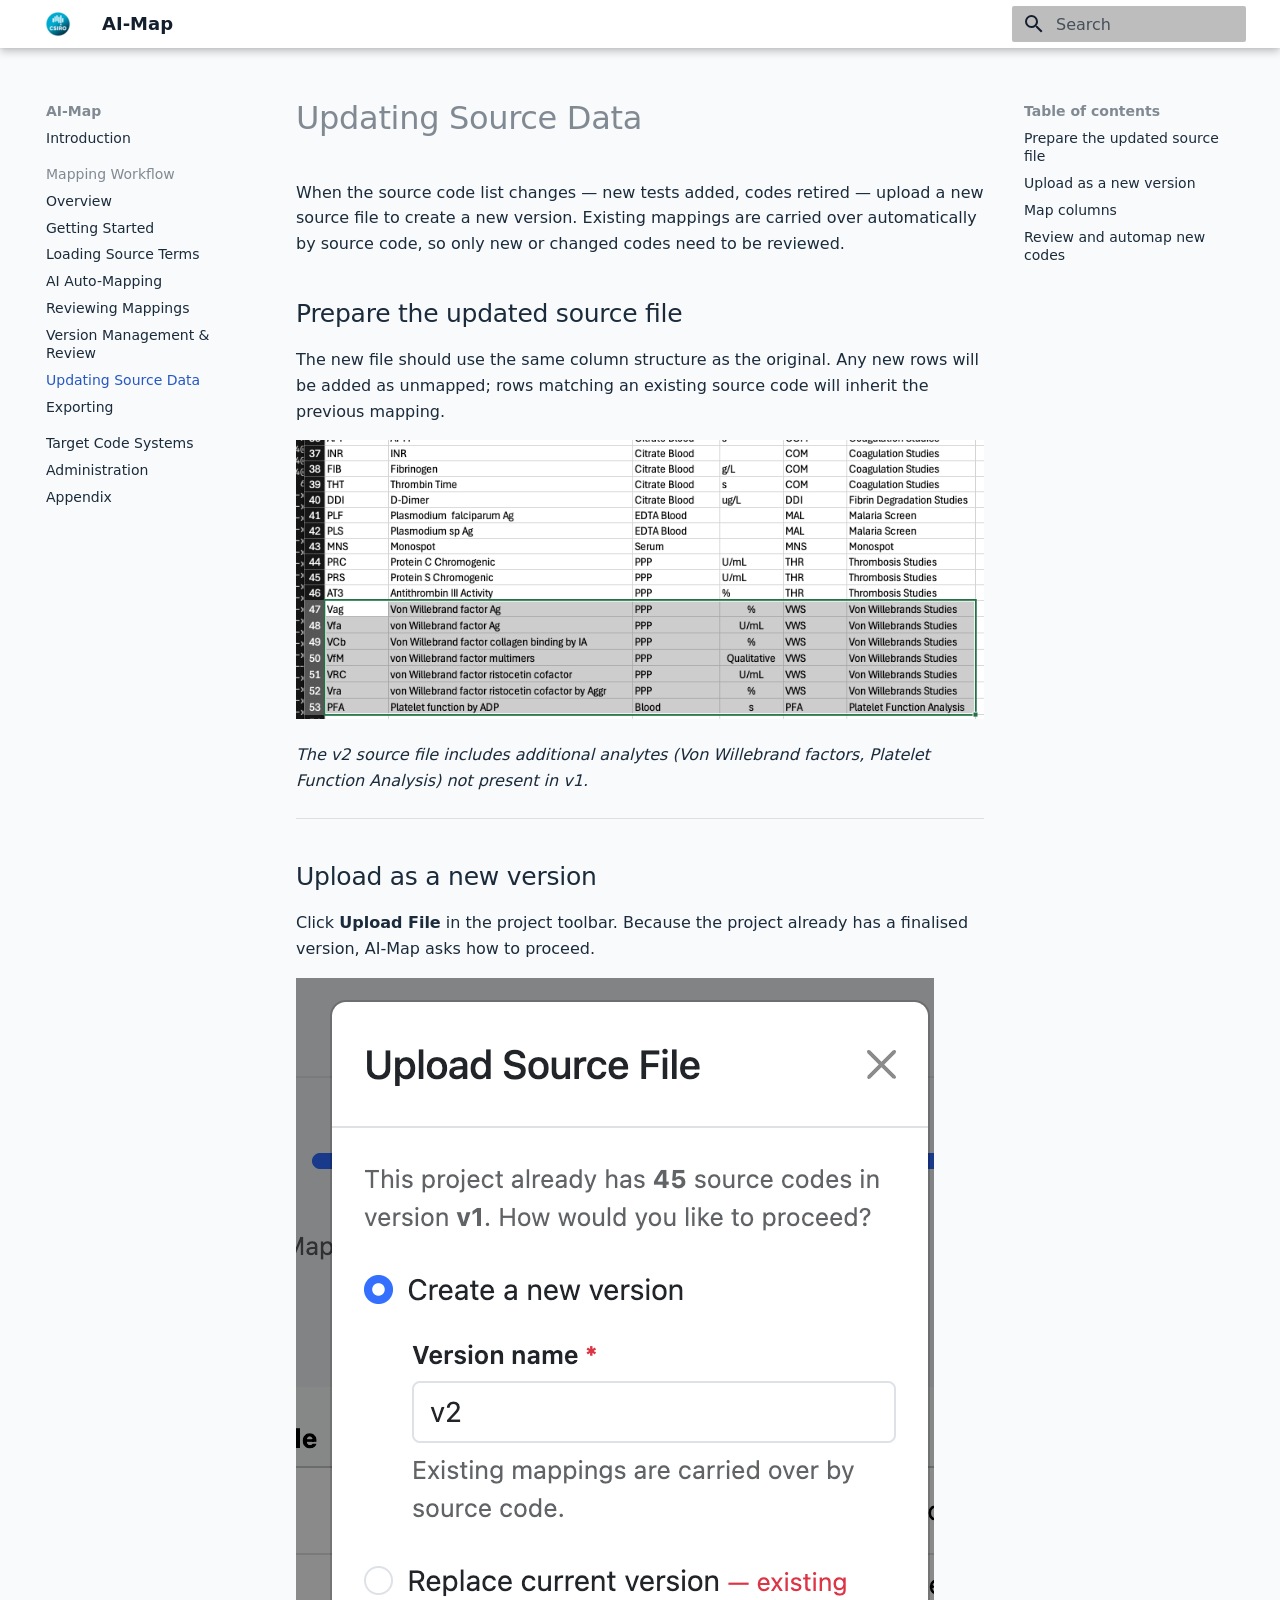
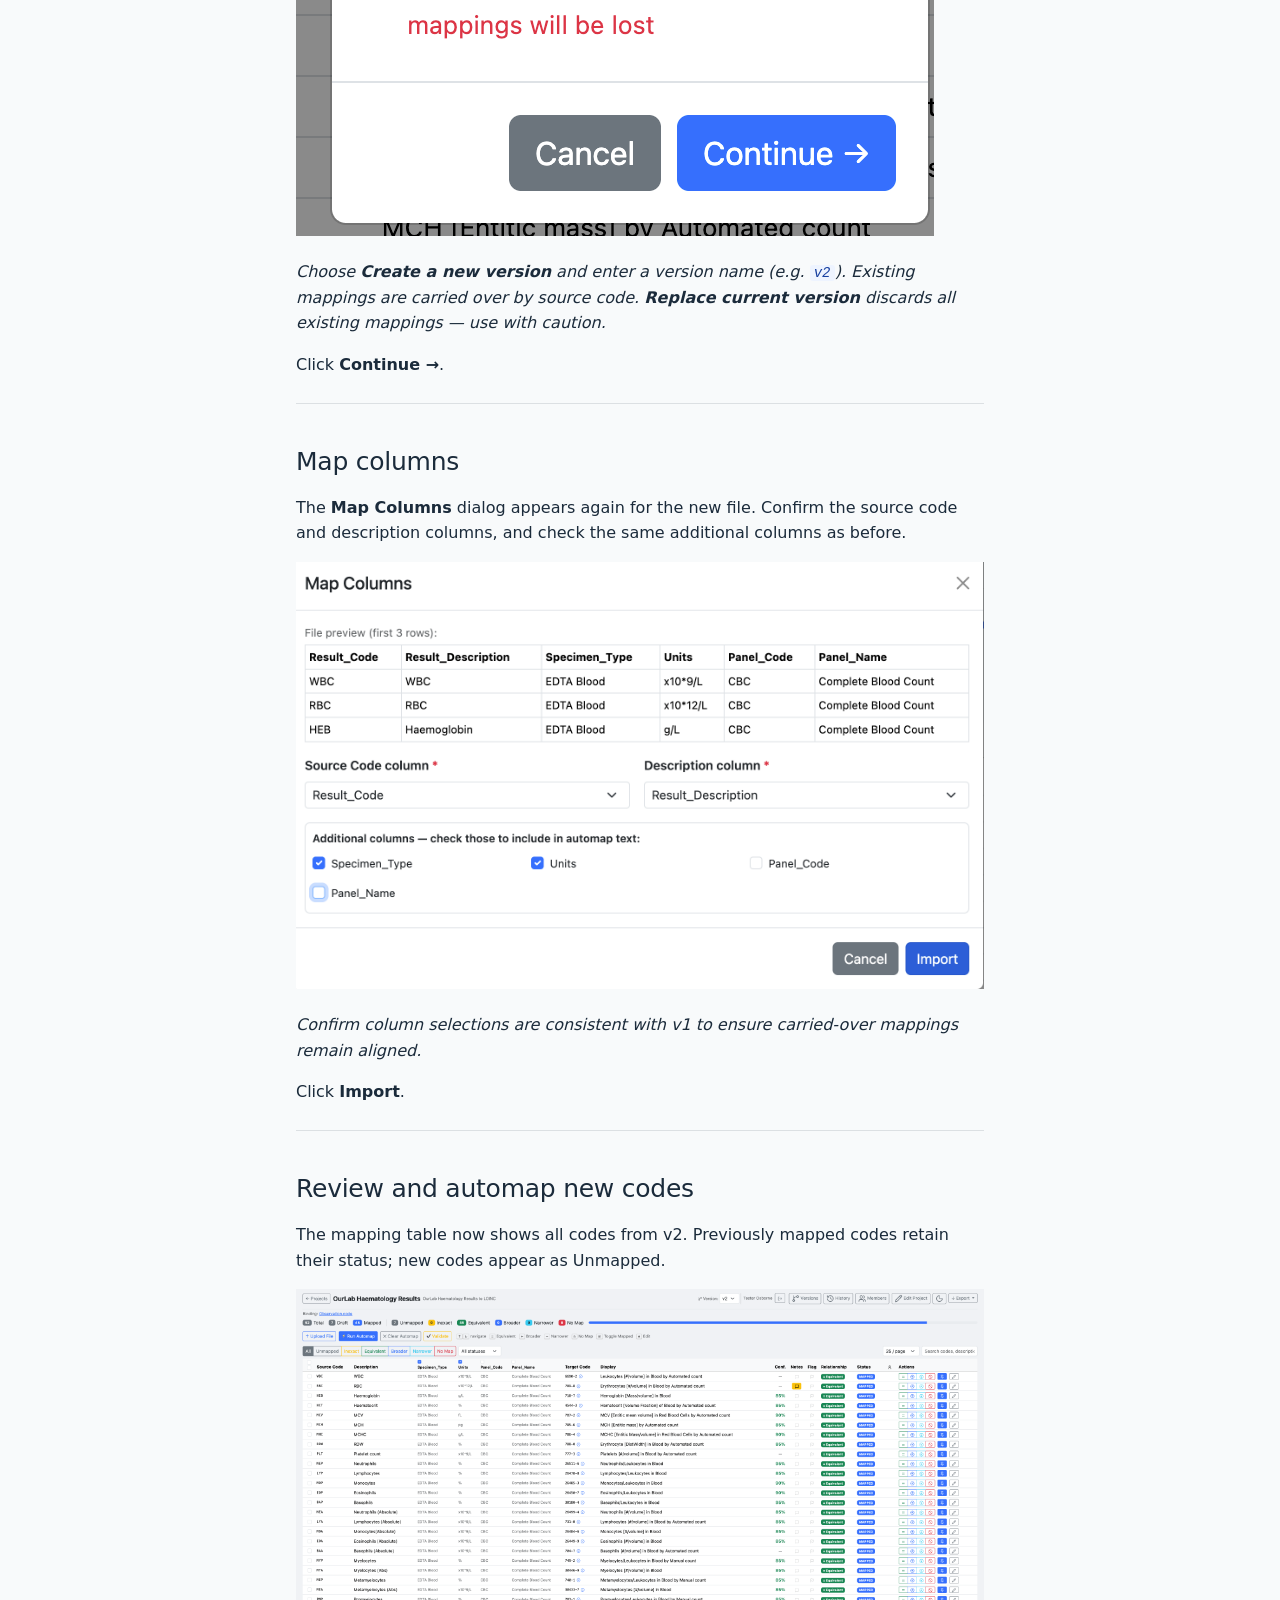
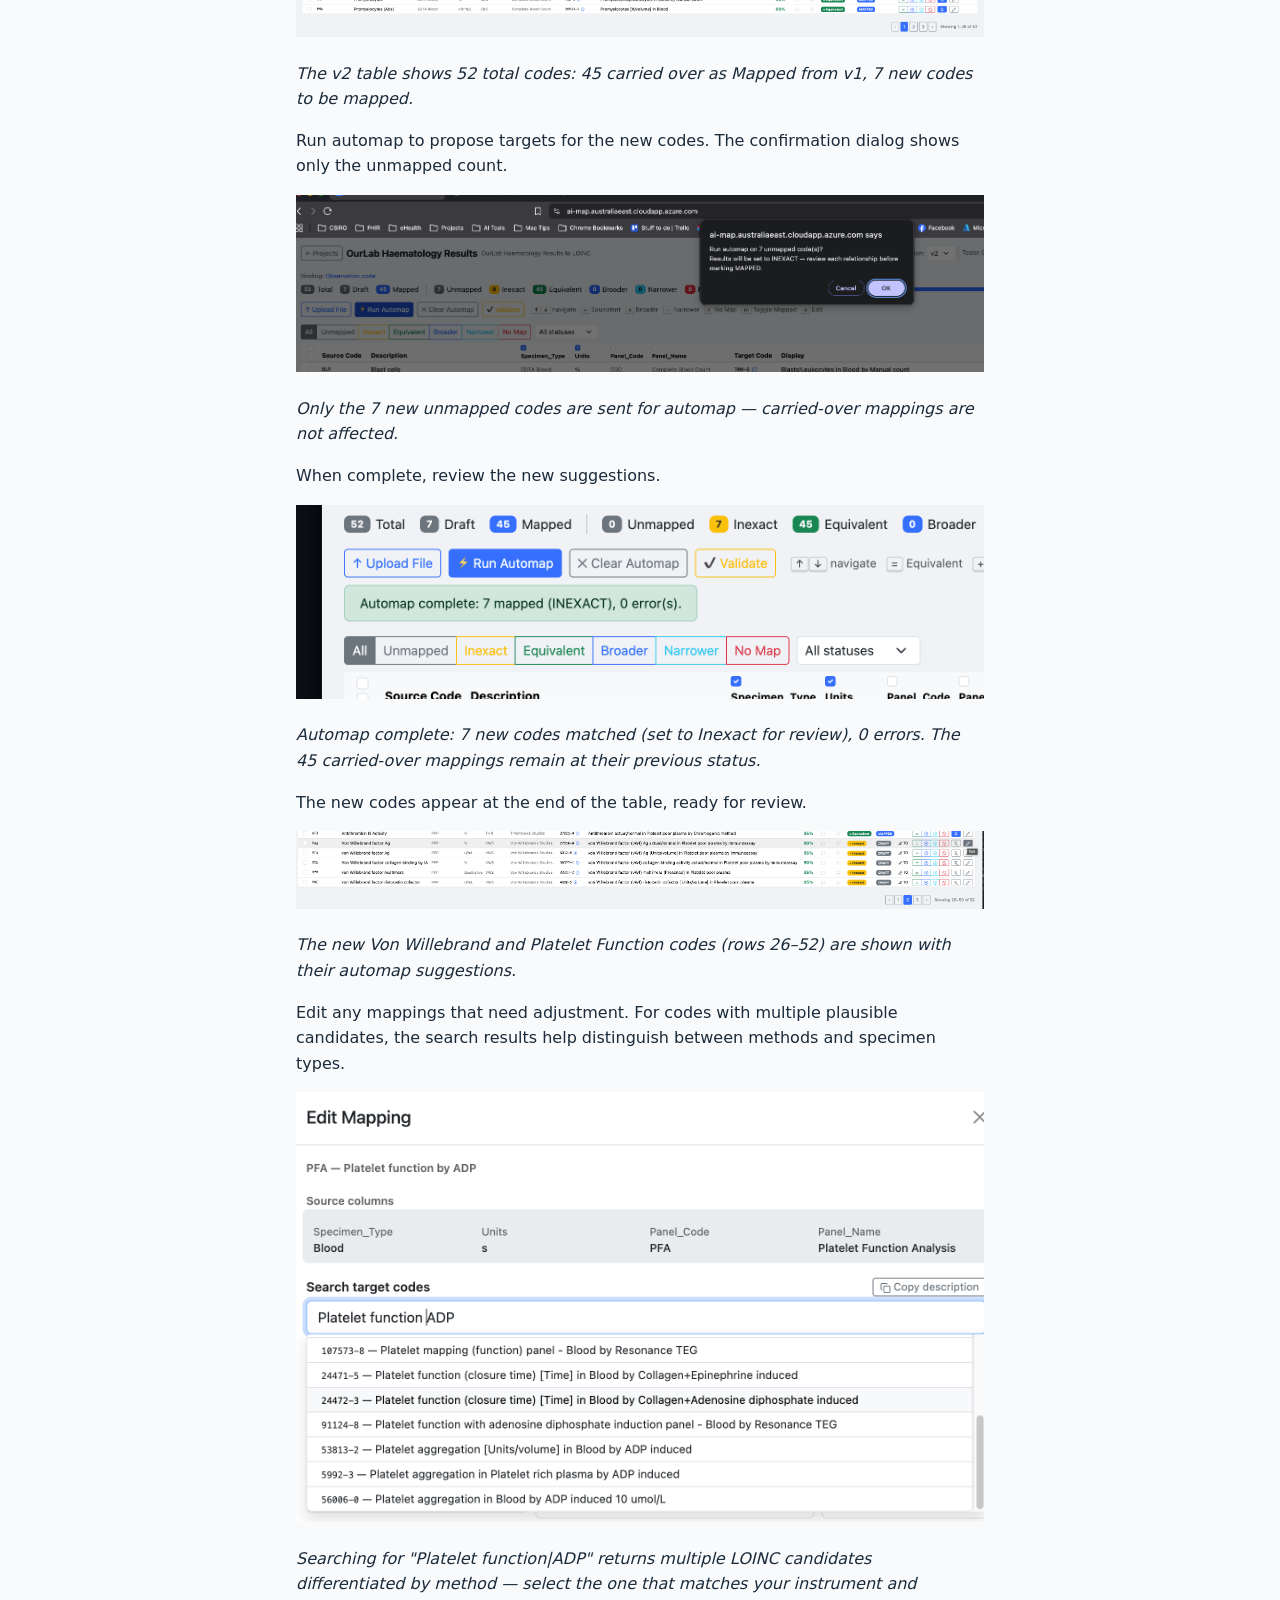
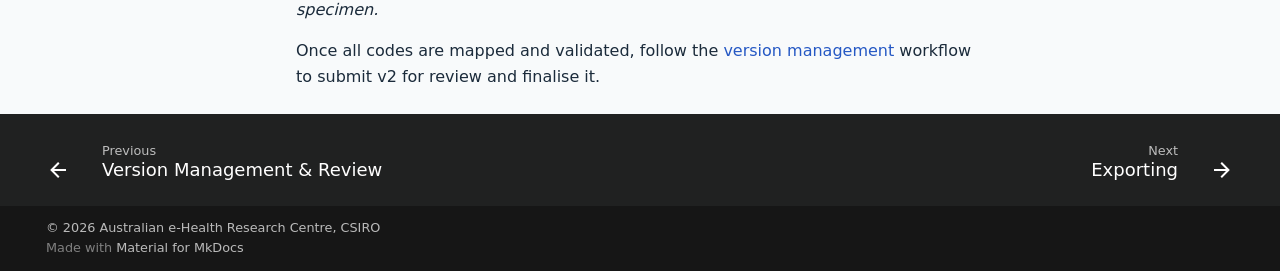
<file: workflow/updating-source/index.html>
<!doctype html>
<html lang="en" class="no-js">
  <head>
    
      <meta charset="utf-8">
      <meta name="viewport" content="width=device-width,initial-scale=1">
      
        <meta name="description" content="Mapping Local Code Systems to SNOMED CT and LOINC">
      
      
        <meta name="author" content="AI-Map Team, AEHRC, CSIRO">
      
      
        <link rel="canonical" href="https://mjosborne1.github.io/ai-map-docs/workflow/updating-source/">
      
      
        <link rel="prev" href="../version-management/">
      
      
        <link rel="next" href="../exporting/">
      
      
        
      
      
      <link rel="icon" href="../../images/csiro-logo-small.png">
      <meta name="generator" content="mkdocs-1.6.1, mkdocs-material-9.7.6">
    
    
      
        <title>Updating Source Data - AI-Map</title>
      
    
    
      <link rel="stylesheet" href="../../assets/stylesheets/main.484c7ddc.min.css">
      
        
        <link rel="stylesheet" href="../../assets/stylesheets/palette.ab4e12ef.min.css">
      
      


    
    
      
    
    
      
    
    
      <link rel="stylesheet" href="../../stylesheets/extra.css">
    
    <script>__md_scope=new URL("../..",location),__md_hash=e=>[...e].reduce(((e,_)=>(e<<5)-e+_.charCodeAt(0)),0),__md_get=(e,_=localStorage,t=__md_scope)=>JSON.parse(_.getItem(t.pathname+"."+e)),__md_set=(e,_,t=localStorage,a=__md_scope)=>{try{t.setItem(a.pathname+"."+e,JSON.stringify(_))}catch(e){}}</script>
    
      

    
    
  </head>
  
  
    
    
      
    
    
    
    
    <body dir="ltr" data-md-color-scheme="default" data-md-color-primary="custom" data-md-color-accent="custom">
  
    
    <input class="md-toggle" data-md-toggle="drawer" type="checkbox" id="__drawer" autocomplete="off">
    <input class="md-toggle" data-md-toggle="search" type="checkbox" id="__search" autocomplete="off">
    <label class="md-overlay" for="__drawer"></label>
    <div data-md-component="skip">
      
        
        <a href="#updating-source-data" class="md-skip">
          Skip to content
        </a>
      
    </div>
    <div data-md-component="announce">
      
    </div>
    
    
      

  

<header class="md-header md-header--shadow" data-md-component="header">
  <nav class="md-header__inner md-grid" aria-label="Header">
    <a href="../.." title="AI-Map" class="md-header__button md-logo" aria-label="AI-Map" data-md-component="logo">
      
  <img src="../../images/csiro-logo-small.png" alt="logo">

    </a>
    <label class="md-header__button md-icon" for="__drawer">
      
      <svg xmlns="http://www.w3.org/2000/svg" viewBox="0 0 24 24"><path d="M3 6h18v2H3zm0 5h18v2H3zm0 5h18v2H3z"/></svg>
    </label>
    <div class="md-header__title" data-md-component="header-title">
      <div class="md-header__ellipsis">
        <div class="md-header__topic">
          <span class="md-ellipsis">
            AI-Map
          </span>
        </div>
        <div class="md-header__topic" data-md-component="header-topic">
          <span class="md-ellipsis">
            
              Updating Source Data
            
          </span>
        </div>
      </div>
    </div>
    
      
        <form class="md-header__option" data-md-component="palette">
  
    
    
    
    <input class="md-option" data-md-color-media="" data-md-color-scheme="default" data-md-color-primary="custom" data-md-color-accent="custom"  aria-hidden="true"  type="radio" name="__palette" id="__palette_0">
    
  
</form>
      
    
    
      <script>var palette=__md_get("__palette");if(palette&&palette.color){if("(prefers-color-scheme)"===palette.color.media){var media=matchMedia("(prefers-color-scheme: light)"),input=document.querySelector(media.matches?"[data-md-color-media='(prefers-color-scheme: light)']":"[data-md-color-media='(prefers-color-scheme: dark)']");palette.color.media=input.getAttribute("data-md-color-media"),palette.color.scheme=input.getAttribute("data-md-color-scheme"),palette.color.primary=input.getAttribute("data-md-color-primary"),palette.color.accent=input.getAttribute("data-md-color-accent")}for(var[key,value]of Object.entries(palette.color))document.body.setAttribute("data-md-color-"+key,value)}</script>
    
    
    
      
      
        <label class="md-header__button md-icon" for="__search">
          
          <svg xmlns="http://www.w3.org/2000/svg" viewBox="0 0 24 24"><path d="M9.5 3A6.5 6.5 0 0 1 16 9.5c0 1.61-.59 3.09-1.56 4.23l.27.27h.79l5 5-1.5 1.5-5-5v-.79l-.27-.27A6.52 6.52 0 0 1 9.5 16 6.5 6.5 0 0 1 3 9.5 6.5 6.5 0 0 1 9.5 3m0 2C7 5 5 7 5 9.5S7 14 9.5 14 14 12 14 9.5 12 5 9.5 5"/></svg>
        </label>
        <div class="md-search" data-md-component="search" role="dialog">
  <label class="md-search__overlay" for="__search"></label>
  <div class="md-search__inner" role="search">
    <form class="md-search__form" name="search">
      <input type="text" class="md-search__input" name="query" aria-label="Search" placeholder="Search" autocapitalize="off" autocorrect="off" autocomplete="off" spellcheck="false" data-md-component="search-query" required>
      <label class="md-search__icon md-icon" for="__search">
        
        <svg xmlns="http://www.w3.org/2000/svg" viewBox="0 0 24 24"><path d="M9.5 3A6.5 6.5 0 0 1 16 9.5c0 1.61-.59 3.09-1.56 4.23l.27.27h.79l5 5-1.5 1.5-5-5v-.79l-.27-.27A6.52 6.52 0 0 1 9.5 16 6.5 6.5 0 0 1 3 9.5 6.5 6.5 0 0 1 9.5 3m0 2C7 5 5 7 5 9.5S7 14 9.5 14 14 12 14 9.5 12 5 9.5 5"/></svg>
        
        <svg xmlns="http://www.w3.org/2000/svg" viewBox="0 0 24 24"><path d="M20 11v2H8l5.5 5.5-1.42 1.42L4.16 12l7.92-7.92L13.5 5.5 8 11z"/></svg>
      </label>
      <nav class="md-search__options" aria-label="Search">
        
        <button type="reset" class="md-search__icon md-icon" title="Clear" aria-label="Clear" tabindex="-1">
          
          <svg xmlns="http://www.w3.org/2000/svg" viewBox="0 0 24 24"><path d="M19 6.41 17.59 5 12 10.59 6.41 5 5 6.41 10.59 12 5 17.59 6.41 19 12 13.41 17.59 19 19 17.59 13.41 12z"/></svg>
        </button>
      </nav>
      
        <div class="md-search__suggest" data-md-component="search-suggest"></div>
      
    </form>
    <div class="md-search__output">
      <div class="md-search__scrollwrap" tabindex="0" data-md-scrollfix>
        <div class="md-search-result" data-md-component="search-result">
          <div class="md-search-result__meta">
            Initializing search
          </div>
          <ol class="md-search-result__list" role="presentation"></ol>
        </div>
      </div>
    </div>
  </div>
</div>
      
    
    
  </nav>
  
</header>
    
    <div class="md-container" data-md-component="container">
      
      
        
          
        
      
      <main class="md-main" data-md-component="main">
        <div class="md-main__inner md-grid">
          
            
              
              <div class="md-sidebar md-sidebar--primary" data-md-component="sidebar" data-md-type="navigation" >
                <div class="md-sidebar__scrollwrap">
                  <div class="md-sidebar__inner">
                    



<nav class="md-nav md-nav--primary" aria-label="Navigation" data-md-level="0">
  <label class="md-nav__title" for="__drawer">
    <a href="../.." title="AI-Map" class="md-nav__button md-logo" aria-label="AI-Map" data-md-component="logo">
      
  <img src="../../images/csiro-logo-small.png" alt="logo">

    </a>
    AI-Map
  </label>
  
  <ul class="md-nav__list" data-md-scrollfix>
    
      
      
  
  
  
  
    <li class="md-nav__item">
      <a href="../.." class="md-nav__link">
        
  
  
  <span class="md-ellipsis">
    
  
    Introduction
  

    
  </span>
  
  

      </a>
    </li>
  

    
      
      
  
  
    
  
  
  
    
    
    
    
      
        
        
      
    
    
    <li class="md-nav__item md-nav__item--active md-nav__item--section md-nav__item--nested">
      
        
        
        <input class="md-nav__toggle md-toggle " type="checkbox" id="__nav_2" checked>
        
          
          <label class="md-nav__link" for="__nav_2" id="__nav_2_label" tabindex="">
            
  
  
  <span class="md-ellipsis">
    
  
    Mapping Workflow
  

    
  </span>
  
  

            <span class="md-nav__icon md-icon"></span>
          </label>
        
        <nav class="md-nav" data-md-level="1" aria-labelledby="__nav_2_label" aria-expanded="true">
          <label class="md-nav__title" for="__nav_2">
            <span class="md-nav__icon md-icon"></span>
            
  
    Mapping Workflow
  

          </label>
          <ul class="md-nav__list" data-md-scrollfix>
            
              
                
  
  
  
  
    <li class="md-nav__item">
      <a href="../../mapping-workflow/" class="md-nav__link">
        
  
  
  <span class="md-ellipsis">
    
  
    Overview
  

    
  </span>
  
  

      </a>
    </li>
  

              
            
              
                
  
  
  
  
    <li class="md-nav__item">
      <a href="../getting-started/" class="md-nav__link">
        
  
  
  <span class="md-ellipsis">
    
  
    Getting Started
  

    
  </span>
  
  

      </a>
    </li>
  

              
            
              
                
  
  
  
  
    <li class="md-nav__item">
      <a href="../loading-source/" class="md-nav__link">
        
  
  
  <span class="md-ellipsis">
    
  
    Loading Source Terms
  

    
  </span>
  
  

      </a>
    </li>
  

              
            
              
                
  
  
  
  
    <li class="md-nav__item">
      <a href="../auto-mapping/" class="md-nav__link">
        
  
  
  <span class="md-ellipsis">
    
  
    AI Auto-Mapping
  

    
  </span>
  
  

      </a>
    </li>
  

              
            
              
                
  
  
  
  
    <li class="md-nav__item">
      <a href="../reviewing-mappings/" class="md-nav__link">
        
  
  
  <span class="md-ellipsis">
    
  
    Reviewing Mappings
  

    
  </span>
  
  

      </a>
    </li>
  

              
            
              
                
  
  
  
  
    <li class="md-nav__item">
      <a href="../version-management/" class="md-nav__link">
        
  
  
  <span class="md-ellipsis">
    
  
    Version Management & Review
  

    
  </span>
  
  

      </a>
    </li>
  

              
            
              
                
  
  
    
  
  
  
    <li class="md-nav__item md-nav__item--active">
      
      <input class="md-nav__toggle md-toggle" type="checkbox" id="__toc">
      
      
        
      
      
        <label class="md-nav__link md-nav__link--active" for="__toc">
          
  
  
  <span class="md-ellipsis">
    
  
    Updating Source Data
  

    
  </span>
  
  

          <span class="md-nav__icon md-icon"></span>
        </label>
      
      <a href="./" class="md-nav__link md-nav__link--active">
        
  
  
  <span class="md-ellipsis">
    
  
    Updating Source Data
  

    
  </span>
  
  

      </a>
      
        

<nav class="md-nav md-nav--secondary" aria-label="Table of contents">
  
  
  
    
  
  
    <label class="md-nav__title" for="__toc">
      <span class="md-nav__icon md-icon"></span>
      Table of contents
    </label>
    <ul class="md-nav__list" data-md-component="toc" data-md-scrollfix>
      
        <li class="md-nav__item">
  <a href="#prepare-the-updated-source-file" class="md-nav__link">
    <span class="md-ellipsis">
      
        Prepare the updated source file
      
    </span>
  </a>
  
</li>
      
        <li class="md-nav__item">
  <a href="#upload-as-a-new-version" class="md-nav__link">
    <span class="md-ellipsis">
      
        Upload as a new version
      
    </span>
  </a>
  
</li>
      
        <li class="md-nav__item">
  <a href="#map-columns" class="md-nav__link">
    <span class="md-ellipsis">
      
        Map columns
      
    </span>
  </a>
  
</li>
      
        <li class="md-nav__item">
  <a href="#review-and-automap-new-codes" class="md-nav__link">
    <span class="md-ellipsis">
      
        Review and automap new codes
      
    </span>
  </a>
  
</li>
      
    </ul>
  
</nav>
      
    </li>
  

              
            
              
                
  
  
  
  
    <li class="md-nav__item">
      <a href="../exporting/" class="md-nav__link">
        
  
  
  <span class="md-ellipsis">
    
  
    Exporting
  

    
  </span>
  
  

      </a>
    </li>
  

              
            
          </ul>
        </nav>
      
    </li>
  

    
      
      
  
  
  
  
    <li class="md-nav__item">
      <a href="../../code-systems/" class="md-nav__link">
        
  
  
  <span class="md-ellipsis">
    
  
    Target Code Systems
  

    
  </span>
  
  

      </a>
    </li>
  

    
      
      
  
  
  
  
    <li class="md-nav__item">
      <a href="../../administration/" class="md-nav__link">
        
  
  
  <span class="md-ellipsis">
    
  
    Administration
  

    
  </span>
  
  

      </a>
    </li>
  

    
      
      
  
  
  
  
    <li class="md-nav__item">
      <a href="../../appendix/" class="md-nav__link">
        
  
  
  <span class="md-ellipsis">
    
  
    Appendix
  

    
  </span>
  
  

      </a>
    </li>
  

    
  </ul>
</nav>
                  </div>
                </div>
              </div>
            
            
              
              <div class="md-sidebar md-sidebar--secondary" data-md-component="sidebar" data-md-type="toc" >
                <div class="md-sidebar__scrollwrap">
                  <div class="md-sidebar__inner">
                    

<nav class="md-nav md-nav--secondary" aria-label="Table of contents">
  
  
  
    
  
  
    <label class="md-nav__title" for="__toc">
      <span class="md-nav__icon md-icon"></span>
      Table of contents
    </label>
    <ul class="md-nav__list" data-md-component="toc" data-md-scrollfix>
      
        <li class="md-nav__item">
  <a href="#prepare-the-updated-source-file" class="md-nav__link">
    <span class="md-ellipsis">
      
        Prepare the updated source file
      
    </span>
  </a>
  
</li>
      
        <li class="md-nav__item">
  <a href="#upload-as-a-new-version" class="md-nav__link">
    <span class="md-ellipsis">
      
        Upload as a new version
      
    </span>
  </a>
  
</li>
      
        <li class="md-nav__item">
  <a href="#map-columns" class="md-nav__link">
    <span class="md-ellipsis">
      
        Map columns
      
    </span>
  </a>
  
</li>
      
        <li class="md-nav__item">
  <a href="#review-and-automap-new-codes" class="md-nav__link">
    <span class="md-ellipsis">
      
        Review and automap new codes
      
    </span>
  </a>
  
</li>
      
    </ul>
  
</nav>
                  </div>
                </div>
              </div>
            
          
          
            <div class="md-content" data-md-component="content">
              
              <article class="md-content__inner md-typeset">
                
                  



<h1 id="updating-source-data">Updating Source Data</h1>
<p>When the source code list changes — new tests added, codes retired — upload a new source file to create a new version. Existing mappings are carried over automatically by source code, so only new or changed codes need to be reviewed.</p>
<h2 id="prepare-the-updated-source-file">Prepare the updated source file</h2>
<p>The new file should use the same column structure as the original. Any new rows will be added as unmapped; rows matching an existing source code will inherit the previous mapping.</p>
<p><img alt="Updated source file" src="../../images/workflow/35-SourceV2.png" /></p>
<p><em>The v2 source file includes additional analytes (Von Willebrand factors, Platelet Function Analysis) not present in v1.</em></p>
<hr />
<h2 id="upload-as-a-new-version">Upload as a new version</h2>
<p>Click <strong>Upload File</strong> in the project toolbar. Because the project already has a finalised version, AI-Map asks how to proceed.</p>
<p><img alt="Upload Source File — version options" src="../../images/workflow/36-ImportSourceV2.png" /></p>
<p><em>Choose <strong>Create a new version</strong> and enter a version name (e.g. <code>v2</code>). Existing mappings are carried over by source code. <strong>Replace current version</strong> discards all existing mappings — use with caution.</em></p>
<p>Click <strong>Continue →</strong>.</p>
<hr />
<h2 id="map-columns">Map columns</h2>
<p>The <strong>Map Columns</strong> dialog appears again for the new file. Confirm the source code and description columns, and check the same additional columns as before.</p>
<p><img alt="Map Columns for v2" src="../../images/workflow/37-selectcolumns.png" /></p>
<p><em>Confirm column selections are consistent with v1 to ensure carried-over mappings remain aligned.</em></p>
<p>Click <strong>Import</strong>.</p>
<hr />
<h2 id="review-and-automap-new-codes">Review and automap new codes</h2>
<p>The mapping table now shows all codes from v2. Previously mapped codes retain their status; new codes appear as Unmapped.</p>
<p><img alt="V2 mapping table" src="../../images/workflow/38-V2MappingTable.png" /></p>
<p><em>The v2 table shows 52 total codes: 45 carried over as Mapped from v1, 7 new codes to be mapped.</em></p>
<p>Run automap to propose targets for the new codes. The confirmation dialog shows only the unmapped count.</p>
<p><img alt="Automap on new codes only" src="../../images/workflow/39-V2AutoMap.png" /></p>
<p><em>Only the 7 new unmapped codes are sent for automap — carried-over mappings are not affected.</em></p>
<p>When complete, review the new suggestions.</p>
<p><img alt="Automap complete for v2" src="../../images/workflow/40-V2Automap2.png" /></p>
<p><em>Automap complete: 7 new codes matched (set to Inexact for review), 0 errors. The 45 carried-over mappings remain at their previous status.</em></p>
<p>The new codes appear at the end of the table, ready for review.</p>
<p><img alt="New codes in the mapping table" src="../../images/workflow/41-ColumnsToMap.png" /></p>
<p><em>The new Von Willebrand and Platelet Function codes (rows 26–52) are shown with their automap suggestions.</em></p>
<p>Edit any mappings that need adjustment. For codes with multiple plausible candidates, the search results help distinguish between methods and specimen types.</p>
<p><img alt="Editing a new mapping" src="../../images/workflow/42-EditMappingSecVS.png" /></p>
<p><em>Searching for "Platelet function|ADP" returns multiple LOINC candidates differentiated by method — select the one that matches your instrument and specimen.</em></p>
<p>Once all codes are mapped and validated, follow the <a href="../version-management/">version management</a> workflow to submit v2 for review and finalise it.</p>












                
              </article>
            </div>
          
          
<script>var target=document.getElementById(location.hash.slice(1));target&&target.name&&(target.checked=target.name.startsWith("__tabbed_"))</script>
        </div>
        
          <button type="button" class="md-top md-icon" data-md-component="top" hidden>
  
  <svg xmlns="http://www.w3.org/2000/svg" viewBox="0 0 24 24"><path d="M13 20h-2V8l-5.5 5.5-1.42-1.42L12 4.16l7.92 7.92-1.42 1.42L13 8z"/></svg>
  Back to top
</button>
        
      </main>
      
        <footer class="md-footer">
  
    
      
      <nav class="md-footer__inner md-grid" aria-label="Footer" >
        
          
          <a href="../version-management/" class="md-footer__link md-footer__link--prev" aria-label="Previous: Version Management &amp; Review">
            <div class="md-footer__button md-icon">
              
              <svg xmlns="http://www.w3.org/2000/svg" viewBox="0 0 24 24"><path d="M20 11v2H8l5.5 5.5-1.42 1.42L4.16 12l7.92-7.92L13.5 5.5 8 11z"/></svg>
            </div>
            <div class="md-footer__title">
              <span class="md-footer__direction">
                Previous
              </span>
              <div class="md-ellipsis">
                Version Management & Review
              </div>
            </div>
          </a>
        
        
          
          <a href="../exporting/" class="md-footer__link md-footer__link--next" aria-label="Next: Exporting">
            <div class="md-footer__title">
              <span class="md-footer__direction">
                Next
              </span>
              <div class="md-ellipsis">
                Exporting
              </div>
            </div>
            <div class="md-footer__button md-icon">
              
              <svg xmlns="http://www.w3.org/2000/svg" viewBox="0 0 24 24"><path d="M4 11v2h12l-5.5 5.5 1.42 1.42L19.84 12l-7.92-7.92L10.5 5.5 16 11z"/></svg>
            </div>
          </a>
        
      </nav>
    
  
  <div class="md-footer-meta md-typeset">
    <div class="md-footer-meta__inner md-grid">
      <div class="md-copyright">
  
    <div class="md-copyright__highlight">
      © 2026 Australian e-Health Research Centre, CSIRO
    </div>
  
  
    Made with
    <a href="https://squidfunk.github.io/mkdocs-material/" target="_blank" rel="noopener">
      Material for MkDocs
    </a>
  
</div>
      
    </div>
  </div>
</footer>
      
    </div>
    <div class="md-dialog" data-md-component="dialog">
      <div class="md-dialog__inner md-typeset"></div>
    </div>
    
    
    
      
      
      <script id="__config" type="application/json">{"annotate": null, "base": "../..", "features": ["navigation.sections", "navigation.top", "navigation.footer", "toc.follow", "search.suggest", "search.highlight", "content.code.copy"], "search": "../../assets/javascripts/workers/search.2c215733.min.js", "tags": null, "translations": {"clipboard.copied": "Copied to clipboard", "clipboard.copy": "Copy to clipboard", "search.result.more.one": "1 more on this page", "search.result.more.other": "# more on this page", "search.result.none": "No matching documents", "search.result.one": "1 matching document", "search.result.other": "# matching documents", "search.result.placeholder": "Type to start searching", "search.result.term.missing": "Missing", "select.version": "Select version"}, "version": null}</script>
    
    
      <script src="../../assets/javascripts/bundle.79ae519e.min.js"></script>
      
    
  </body>
</html>
</file>
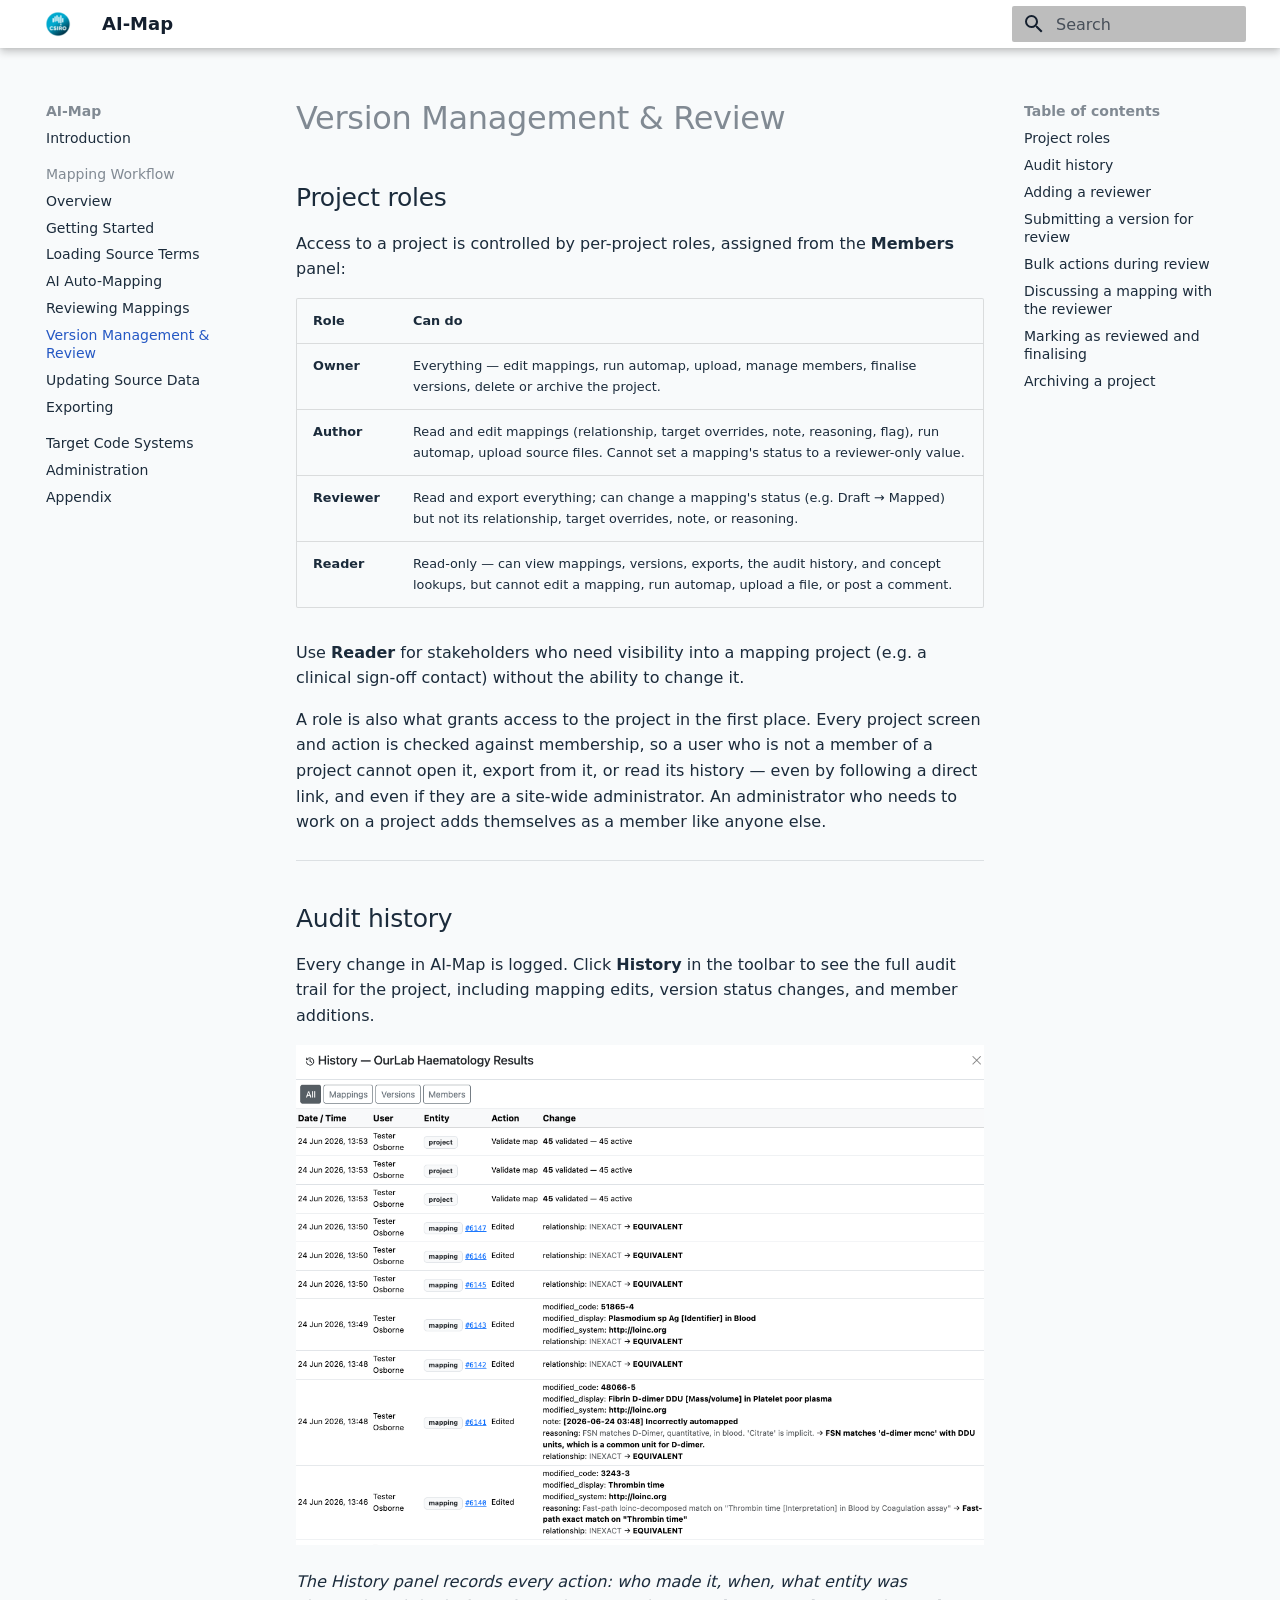
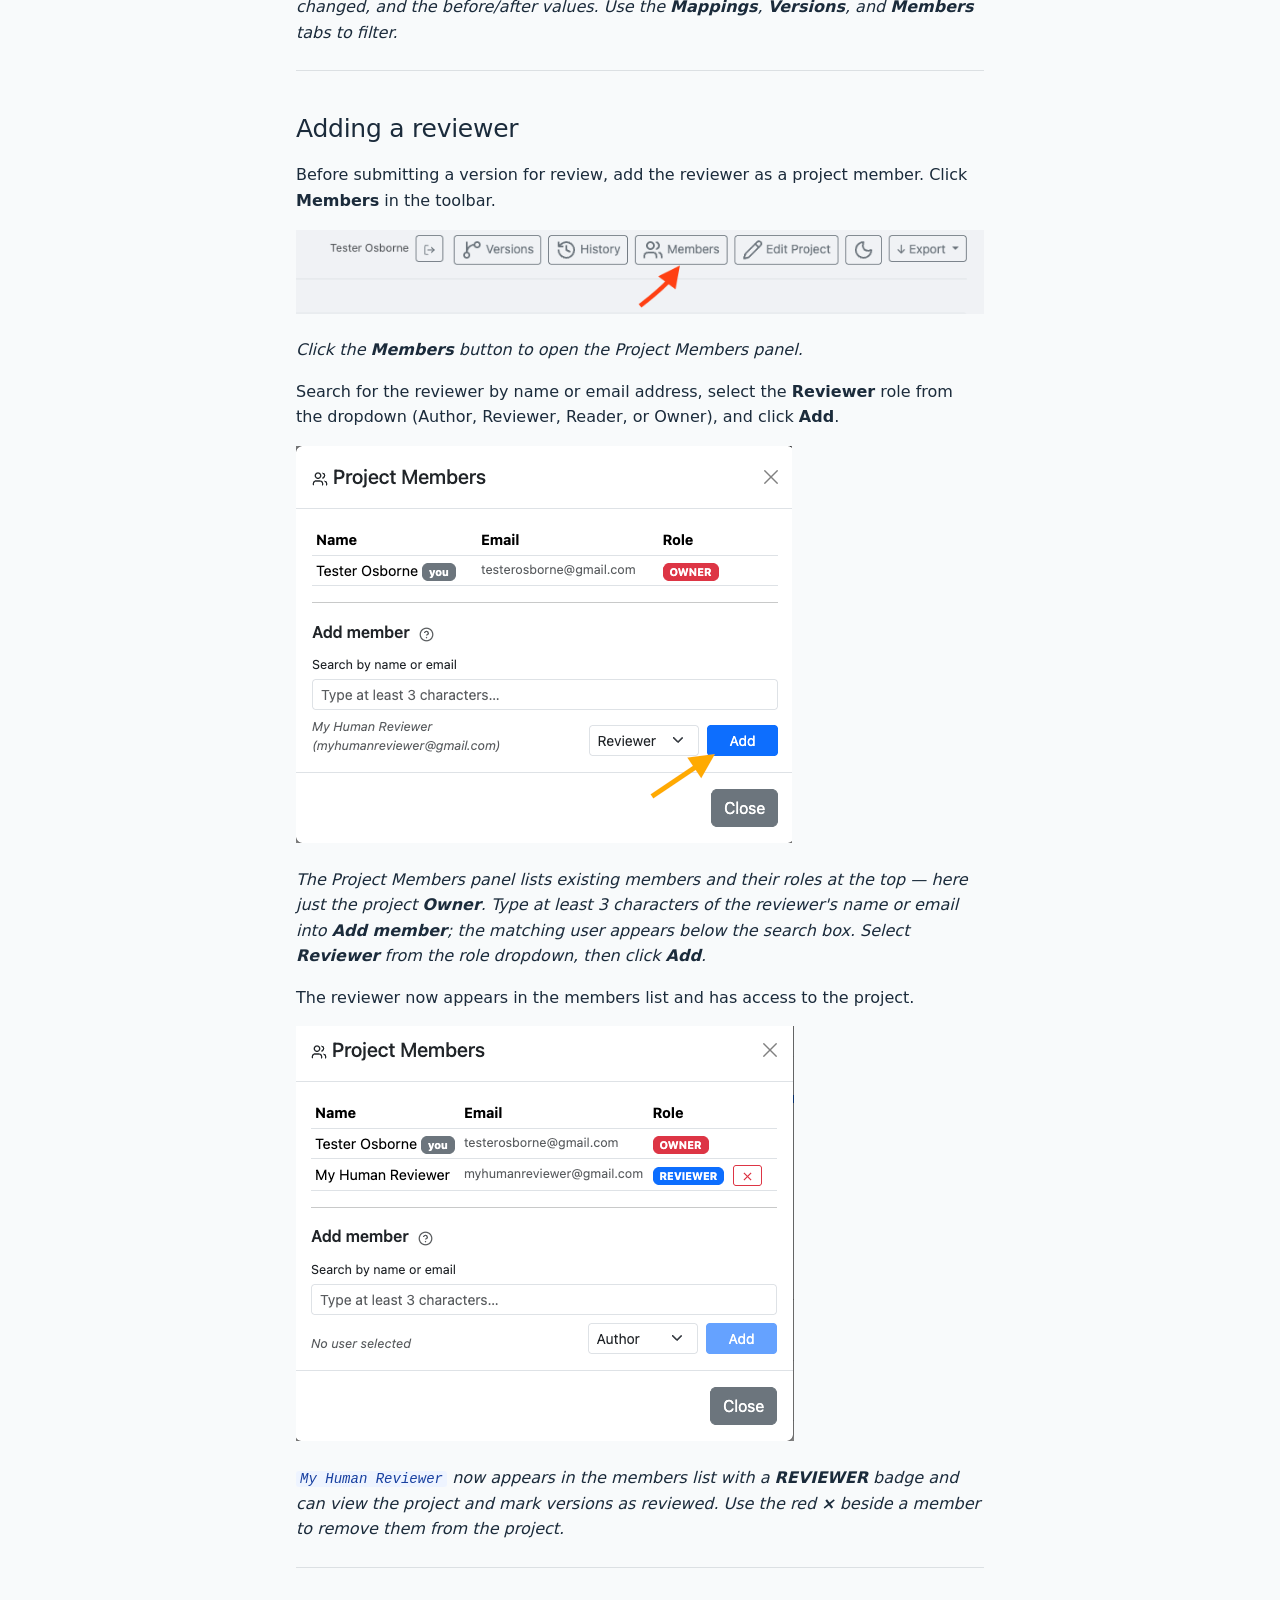
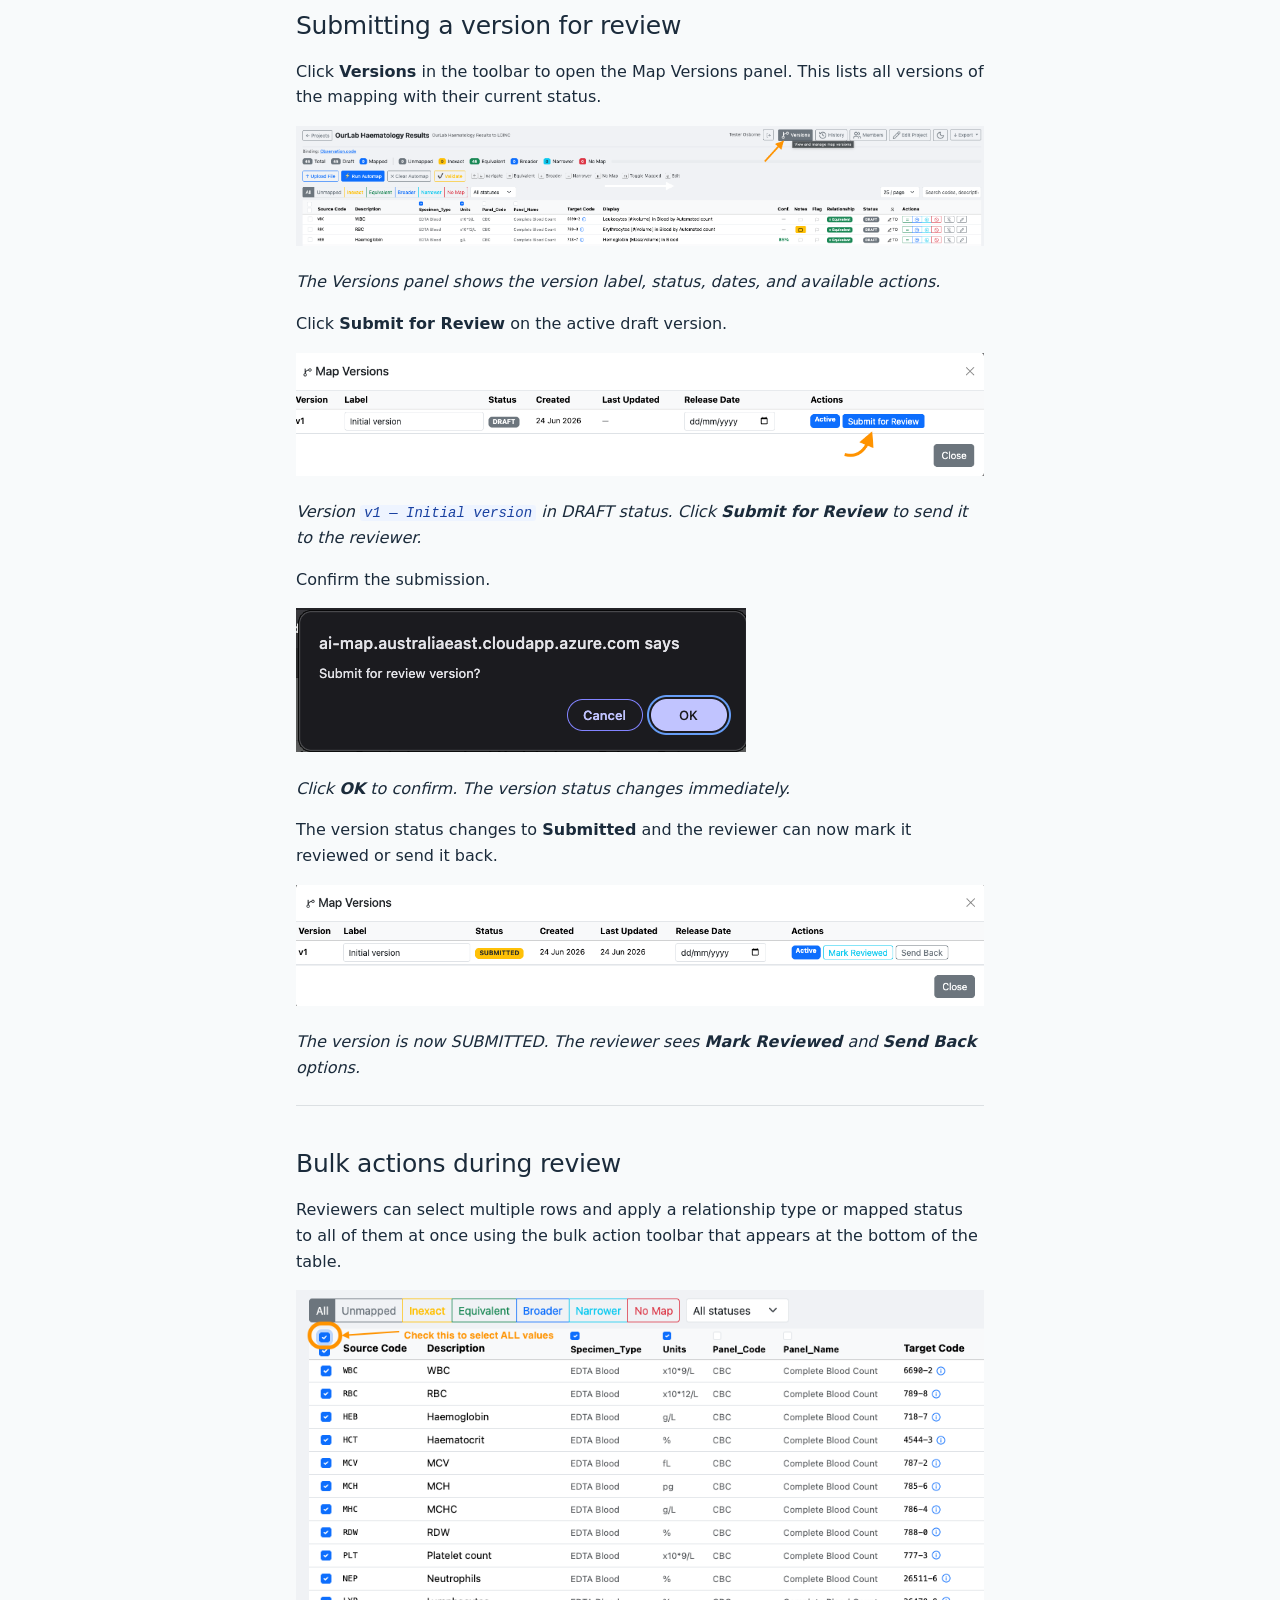
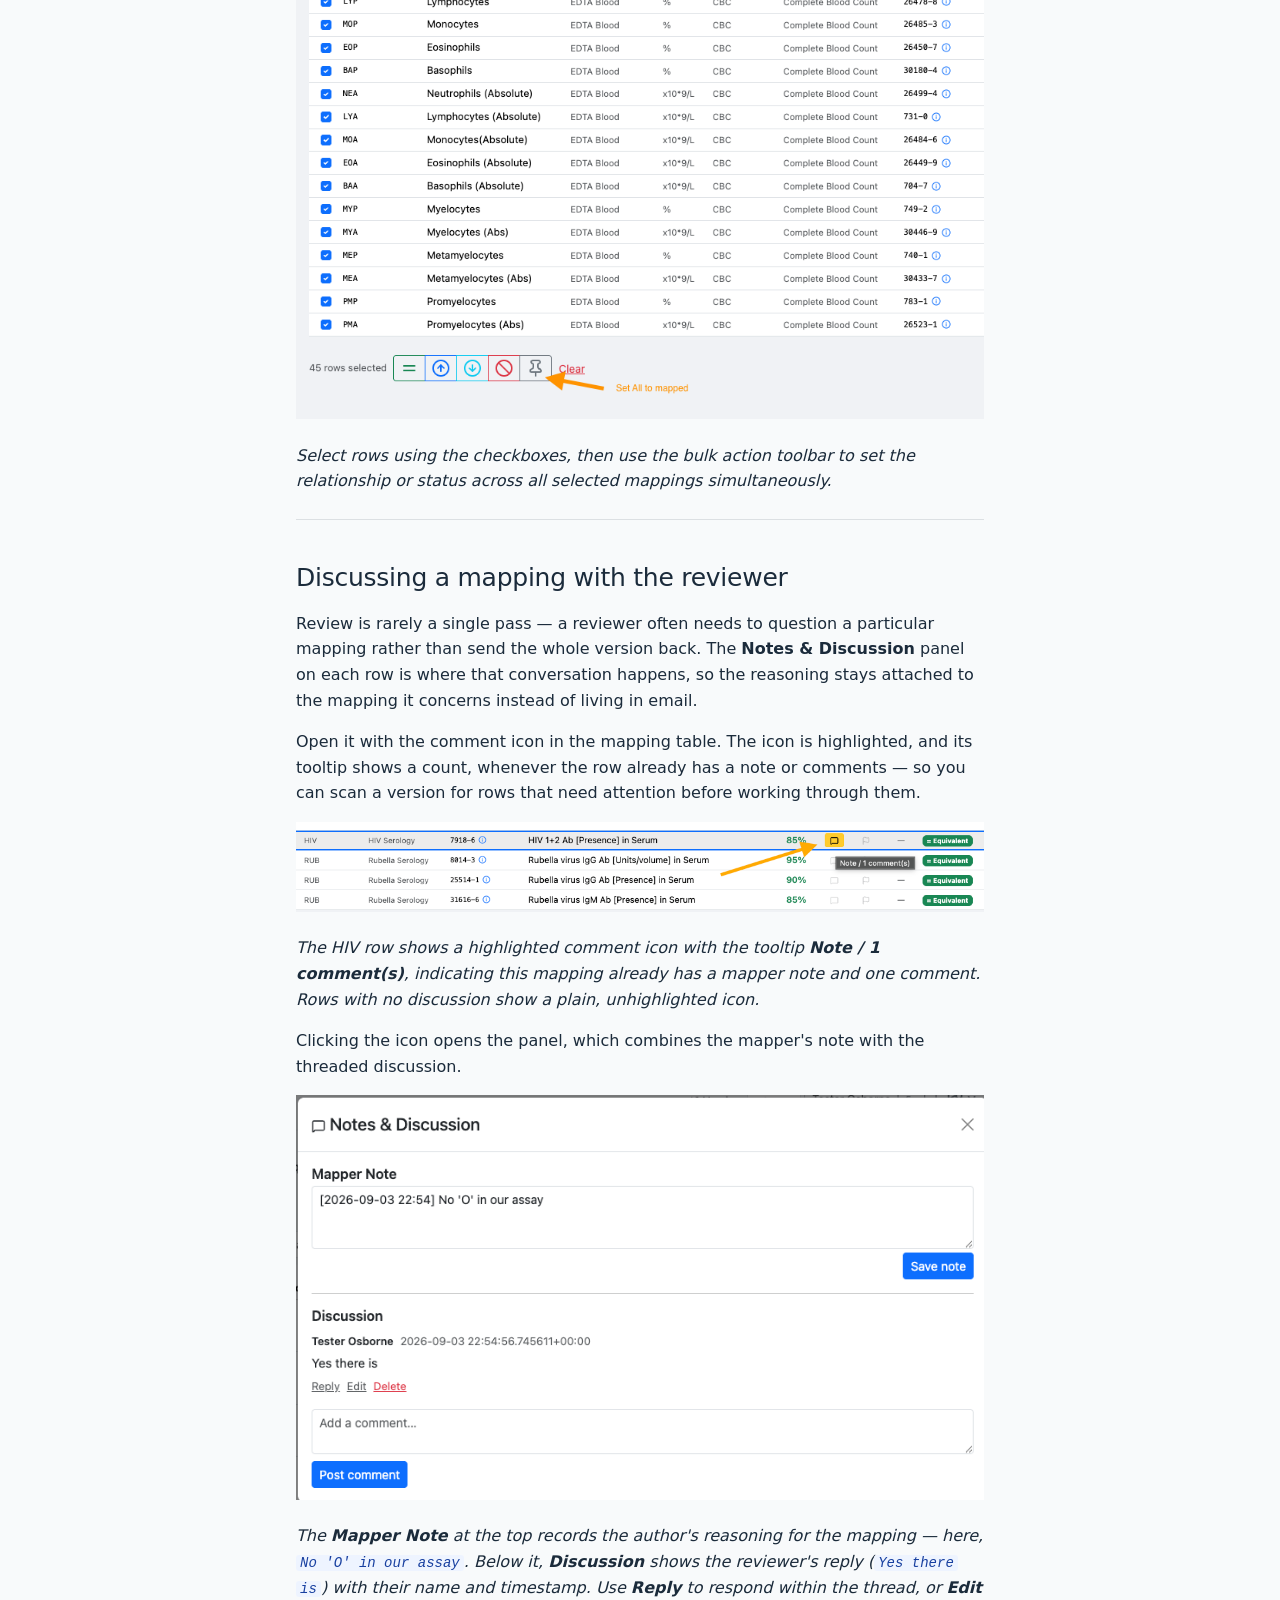
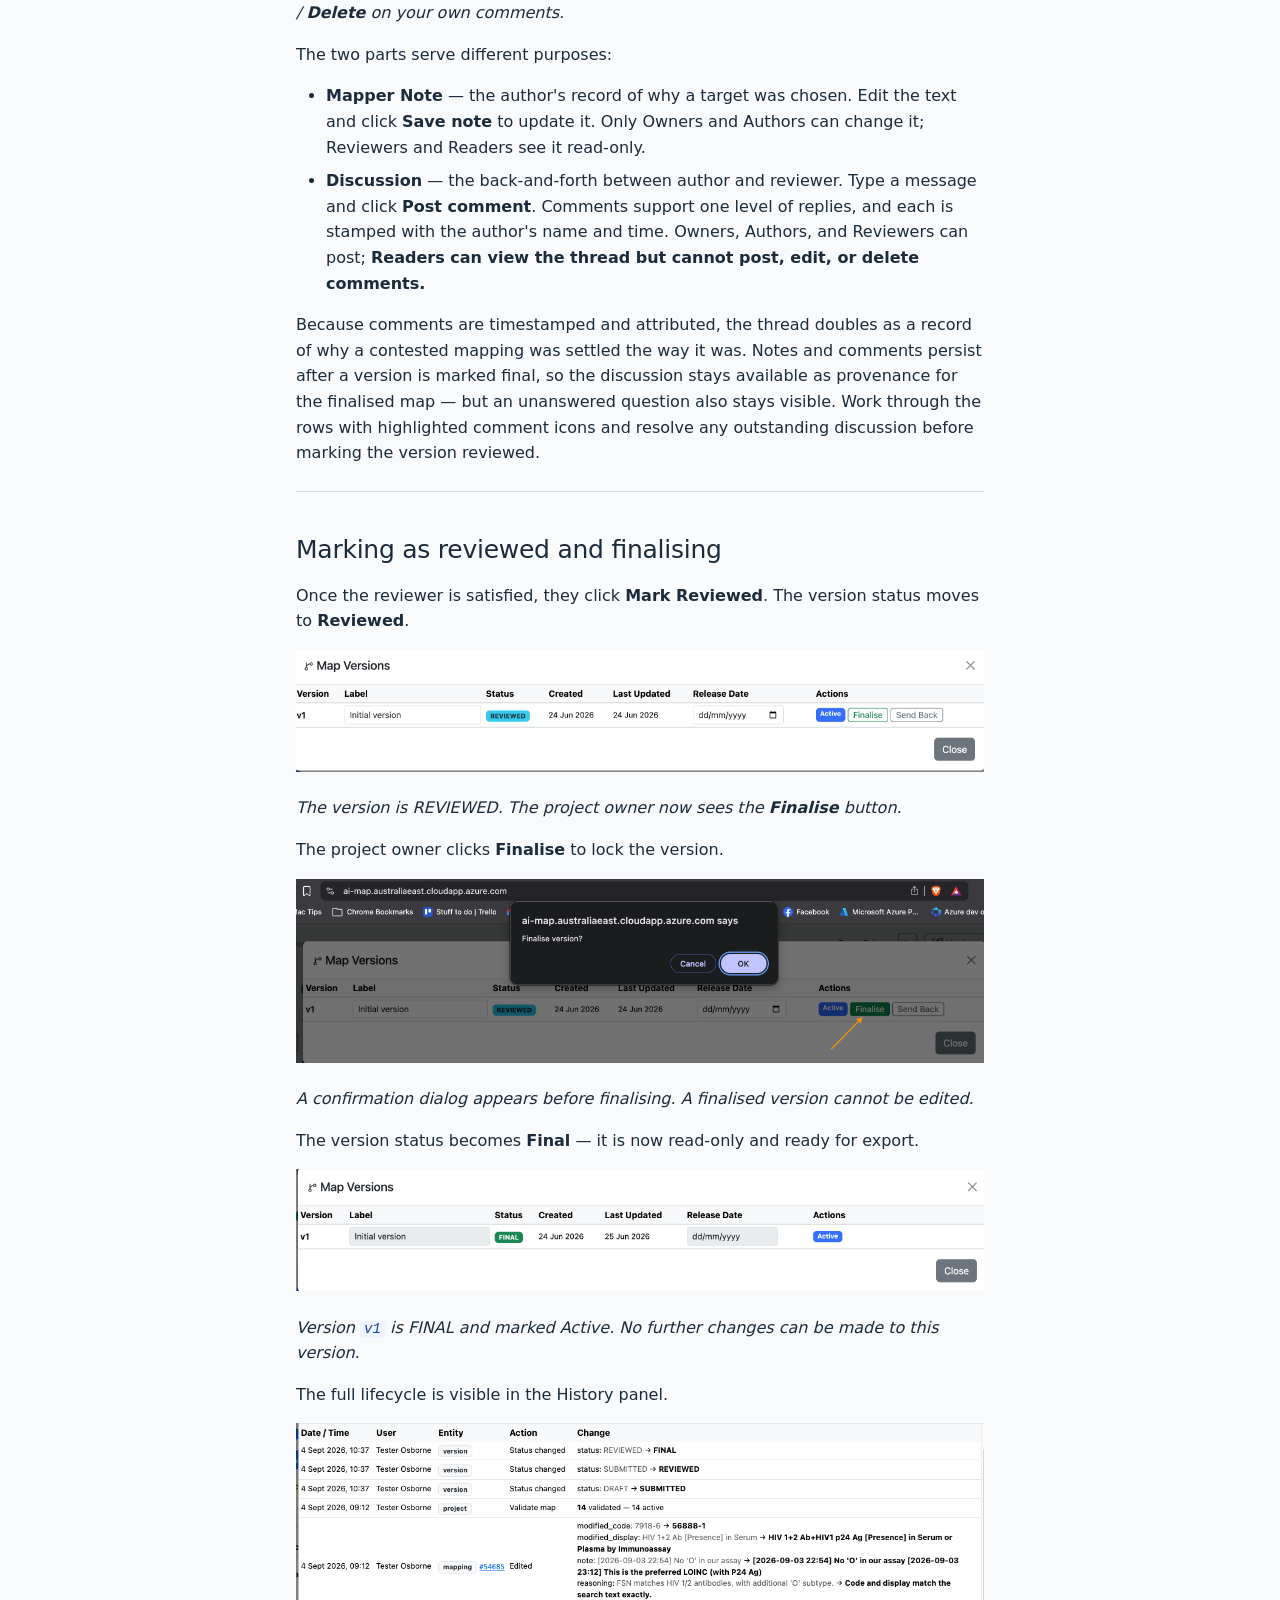
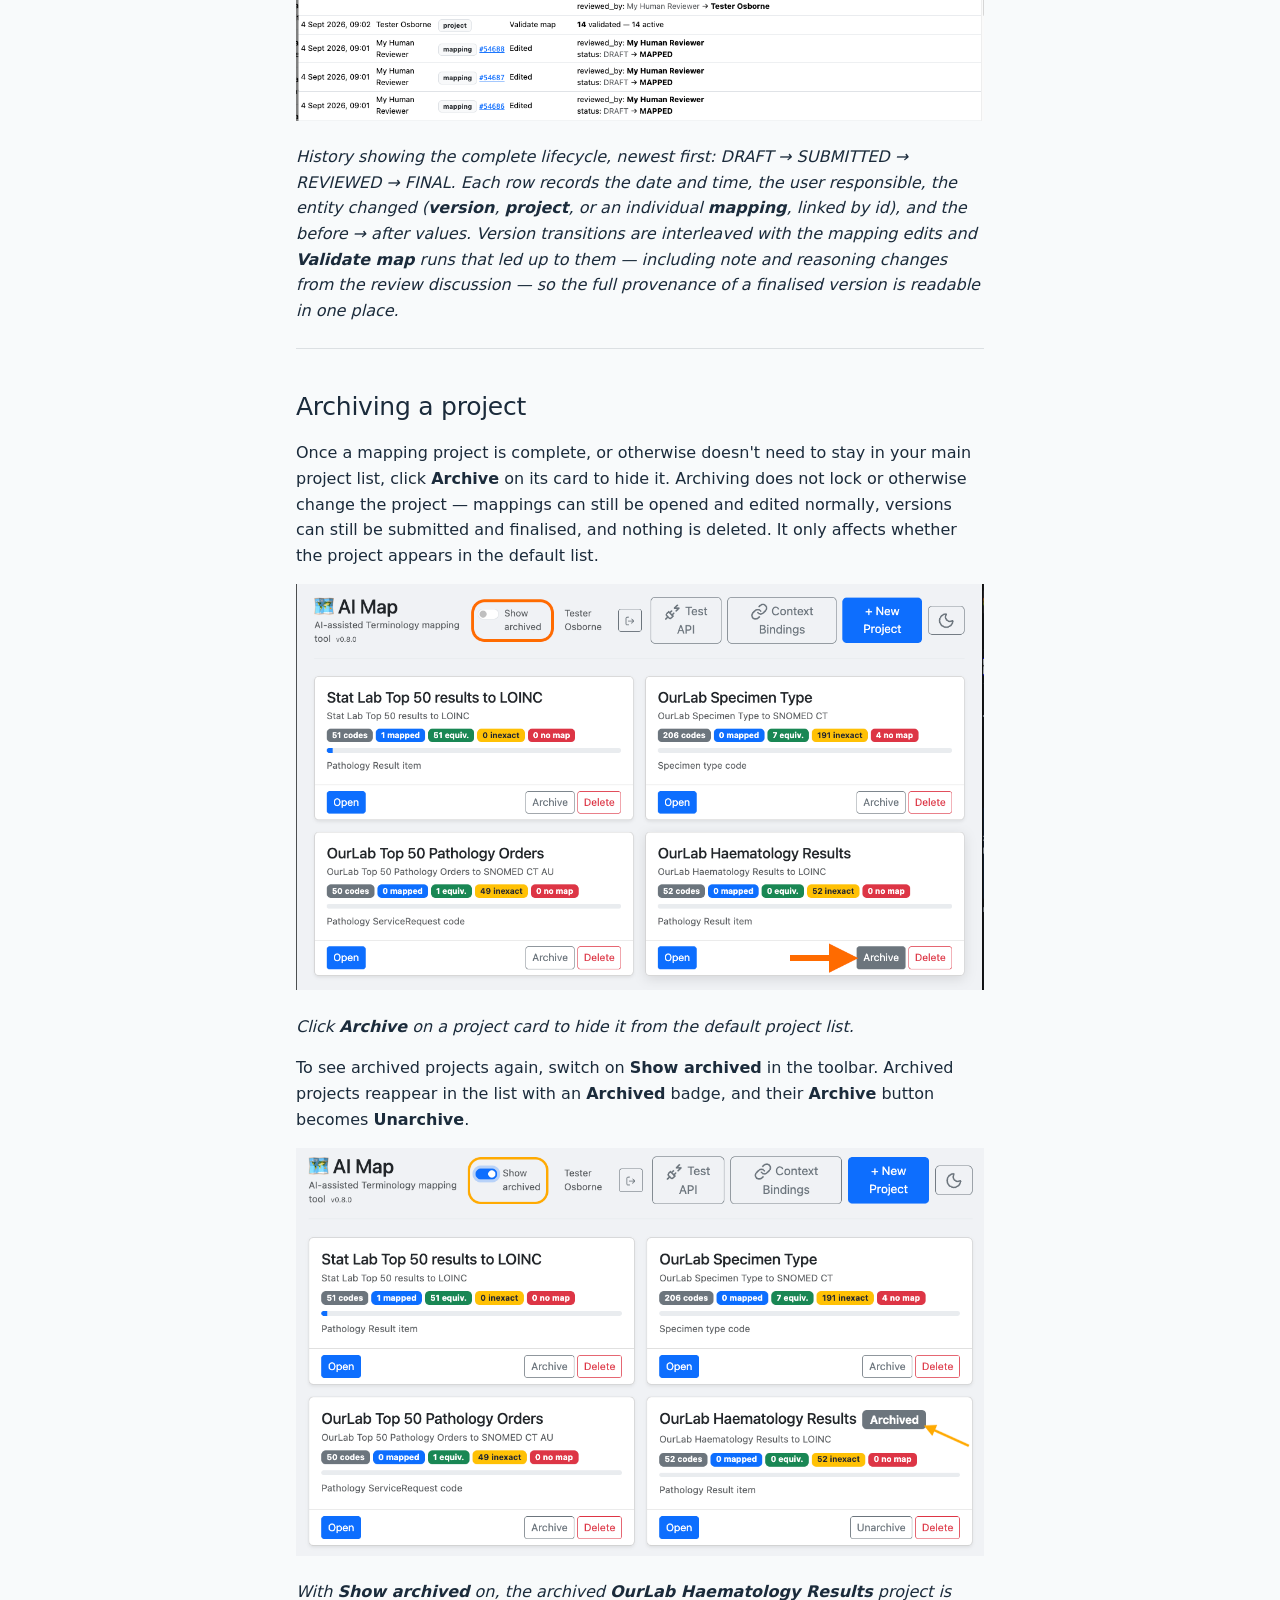
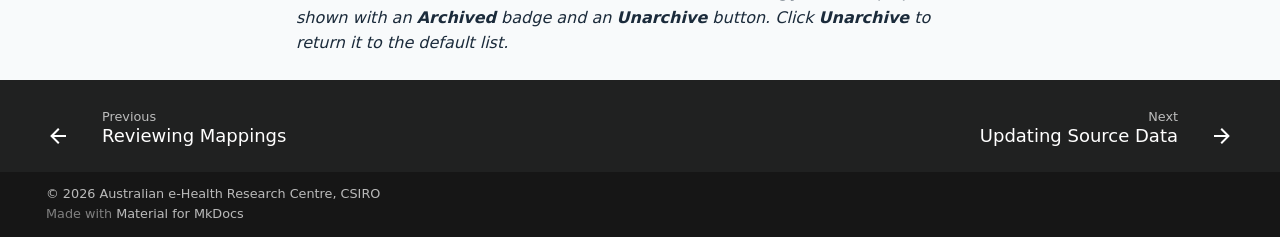
<file: workflow/version-management/index.html>
<!doctype html>
<html lang="en" class="no-js">
  <head>
    
      <meta charset="utf-8">
      <meta name="viewport" content="width=device-width,initial-scale=1">
      
        <meta name="description" content="Mapping Local Code Systems to SNOMED CT and LOINC">
      
      
        <meta name="author" content="AI-Map Team, AEHRC, CSIRO">
      
      
        <link rel="canonical" href="https://mjosborne1.github.io/ai-map-docs/workflow/version-management/">
      
      
        <link rel="prev" href="../reviewing-mappings/">
      
      
        <link rel="next" href="../updating-source/">
      
      
        
      
      
      <link rel="icon" href="../../images/csiro-logo-small.png">
      <meta name="generator" content="mkdocs-1.6.1, mkdocs-material-9.7.6">
    
    
      
        <title>Version Management & Review - AI-Map</title>
      
    
    
      <link rel="stylesheet" href="../../assets/stylesheets/main.484c7ddc.min.css">
      
        
        <link rel="stylesheet" href="../../assets/stylesheets/palette.ab4e12ef.min.css">
      
      


    
    
      
    
    
      
    
    
      <link rel="stylesheet" href="../../stylesheets/extra.css">
    
    <script>__md_scope=new URL("../..",location),__md_hash=e=>[...e].reduce(((e,_)=>(e<<5)-e+_.charCodeAt(0)),0),__md_get=(e,_=localStorage,t=__md_scope)=>JSON.parse(_.getItem(t.pathname+"."+e)),__md_set=(e,_,t=localStorage,a=__md_scope)=>{try{t.setItem(a.pathname+"."+e,JSON.stringify(_))}catch(e){}}</script>
    
      

    
    
  </head>
  
  
    
    
      
    
    
    
    
    <body dir="ltr" data-md-color-scheme="default" data-md-color-primary="custom" data-md-color-accent="custom">
  
    
    <input class="md-toggle" data-md-toggle="drawer" type="checkbox" id="__drawer" autocomplete="off">
    <input class="md-toggle" data-md-toggle="search" type="checkbox" id="__search" autocomplete="off">
    <label class="md-overlay" for="__drawer"></label>
    <div data-md-component="skip">
      
        
        <a href="#version-management-review" class="md-skip">
          Skip to content
        </a>
      
    </div>
    <div data-md-component="announce">
      
    </div>
    
    
      

  

<header class="md-header md-header--shadow" data-md-component="header">
  <nav class="md-header__inner md-grid" aria-label="Header">
    <a href="../.." title="AI-Map" class="md-header__button md-logo" aria-label="AI-Map" data-md-component="logo">
      
  <img src="../../images/csiro-logo-small.png" alt="logo">

    </a>
    <label class="md-header__button md-icon" for="__drawer">
      
      <svg xmlns="http://www.w3.org/2000/svg" viewBox="0 0 24 24"><path d="M3 6h18v2H3zm0 5h18v2H3zm0 5h18v2H3z"/></svg>
    </label>
    <div class="md-header__title" data-md-component="header-title">
      <div class="md-header__ellipsis">
        <div class="md-header__topic">
          <span class="md-ellipsis">
            AI-Map
          </span>
        </div>
        <div class="md-header__topic" data-md-component="header-topic">
          <span class="md-ellipsis">
            
              Version Management & Review
            
          </span>
        </div>
      </div>
    </div>
    
      
        <form class="md-header__option" data-md-component="palette">
  
    
    
    
    <input class="md-option" data-md-color-media="" data-md-color-scheme="default" data-md-color-primary="custom" data-md-color-accent="custom"  aria-hidden="true"  type="radio" name="__palette" id="__palette_0">
    
  
</form>
      
    
    
      <script>var palette=__md_get("__palette");if(palette&&palette.color){if("(prefers-color-scheme)"===palette.color.media){var media=matchMedia("(prefers-color-scheme: light)"),input=document.querySelector(media.matches?"[data-md-color-media='(prefers-color-scheme: light)']":"[data-md-color-media='(prefers-color-scheme: dark)']");palette.color.media=input.getAttribute("data-md-color-media"),palette.color.scheme=input.getAttribute("data-md-color-scheme"),palette.color.primary=input.getAttribute("data-md-color-primary"),palette.color.accent=input.getAttribute("data-md-color-accent")}for(var[key,value]of Object.entries(palette.color))document.body.setAttribute("data-md-color-"+key,value)}</script>
    
    
    
      
      
        <label class="md-header__button md-icon" for="__search">
          
          <svg xmlns="http://www.w3.org/2000/svg" viewBox="0 0 24 24"><path d="M9.5 3A6.5 6.5 0 0 1 16 9.5c0 1.61-.59 3.09-1.56 4.23l.27.27h.79l5 5-1.5 1.5-5-5v-.79l-.27-.27A6.52 6.52 0 0 1 9.5 16 6.5 6.5 0 0 1 3 9.5 6.5 6.5 0 0 1 9.5 3m0 2C7 5 5 7 5 9.5S7 14 9.5 14 14 12 14 9.5 12 5 9.5 5"/></svg>
        </label>
        <div class="md-search" data-md-component="search" role="dialog">
  <label class="md-search__overlay" for="__search"></label>
  <div class="md-search__inner" role="search">
    <form class="md-search__form" name="search">
      <input type="text" class="md-search__input" name="query" aria-label="Search" placeholder="Search" autocapitalize="off" autocorrect="off" autocomplete="off" spellcheck="false" data-md-component="search-query" required>
      <label class="md-search__icon md-icon" for="__search">
        
        <svg xmlns="http://www.w3.org/2000/svg" viewBox="0 0 24 24"><path d="M9.5 3A6.5 6.5 0 0 1 16 9.5c0 1.61-.59 3.09-1.56 4.23l.27.27h.79l5 5-1.5 1.5-5-5v-.79l-.27-.27A6.52 6.52 0 0 1 9.5 16 6.5 6.5 0 0 1 3 9.5 6.5 6.5 0 0 1 9.5 3m0 2C7 5 5 7 5 9.5S7 14 9.5 14 14 12 14 9.5 12 5 9.5 5"/></svg>
        
        <svg xmlns="http://www.w3.org/2000/svg" viewBox="0 0 24 24"><path d="M20 11v2H8l5.5 5.5-1.42 1.42L4.16 12l7.92-7.92L13.5 5.5 8 11z"/></svg>
      </label>
      <nav class="md-search__options" aria-label="Search">
        
        <button type="reset" class="md-search__icon md-icon" title="Clear" aria-label="Clear" tabindex="-1">
          
          <svg xmlns="http://www.w3.org/2000/svg" viewBox="0 0 24 24"><path d="M19 6.41 17.59 5 12 10.59 6.41 5 5 6.41 10.59 12 5 17.59 6.41 19 12 13.41 17.59 19 19 17.59 13.41 12z"/></svg>
        </button>
      </nav>
      
        <div class="md-search__suggest" data-md-component="search-suggest"></div>
      
    </form>
    <div class="md-search__output">
      <div class="md-search__scrollwrap" tabindex="0" data-md-scrollfix>
        <div class="md-search-result" data-md-component="search-result">
          <div class="md-search-result__meta">
            Initializing search
          </div>
          <ol class="md-search-result__list" role="presentation"></ol>
        </div>
      </div>
    </div>
  </div>
</div>
      
    
    
  </nav>
  
</header>
    
    <div class="md-container" data-md-component="container">
      
      
        
          
        
      
      <main class="md-main" data-md-component="main">
        <div class="md-main__inner md-grid">
          
            
              
              <div class="md-sidebar md-sidebar--primary" data-md-component="sidebar" data-md-type="navigation" >
                <div class="md-sidebar__scrollwrap">
                  <div class="md-sidebar__inner">
                    



<nav class="md-nav md-nav--primary" aria-label="Navigation" data-md-level="0">
  <label class="md-nav__title" for="__drawer">
    <a href="../.." title="AI-Map" class="md-nav__button md-logo" aria-label="AI-Map" data-md-component="logo">
      
  <img src="../../images/csiro-logo-small.png" alt="logo">

    </a>
    AI-Map
  </label>
  
  <ul class="md-nav__list" data-md-scrollfix>
    
      
      
  
  
  
  
    <li class="md-nav__item">
      <a href="../.." class="md-nav__link">
        
  
  
  <span class="md-ellipsis">
    
  
    Introduction
  

    
  </span>
  
  

      </a>
    </li>
  

    
      
      
  
  
    
  
  
  
    
    
    
    
      
        
        
      
    
    
    <li class="md-nav__item md-nav__item--active md-nav__item--section md-nav__item--nested">
      
        
        
        <input class="md-nav__toggle md-toggle " type="checkbox" id="__nav_2" checked>
        
          
          <label class="md-nav__link" for="__nav_2" id="__nav_2_label" tabindex="">
            
  
  
  <span class="md-ellipsis">
    
  
    Mapping Workflow
  

    
  </span>
  
  

            <span class="md-nav__icon md-icon"></span>
          </label>
        
        <nav class="md-nav" data-md-level="1" aria-labelledby="__nav_2_label" aria-expanded="true">
          <label class="md-nav__title" for="__nav_2">
            <span class="md-nav__icon md-icon"></span>
            
  
    Mapping Workflow
  

          </label>
          <ul class="md-nav__list" data-md-scrollfix>
            
              
                
  
  
  
  
    <li class="md-nav__item">
      <a href="../../mapping-workflow/" class="md-nav__link">
        
  
  
  <span class="md-ellipsis">
    
  
    Overview
  

    
  </span>
  
  

      </a>
    </li>
  

              
            
              
                
  
  
  
  
    <li class="md-nav__item">
      <a href="../getting-started/" class="md-nav__link">
        
  
  
  <span class="md-ellipsis">
    
  
    Getting Started
  

    
  </span>
  
  

      </a>
    </li>
  

              
            
              
                
  
  
  
  
    <li class="md-nav__item">
      <a href="../loading-source/" class="md-nav__link">
        
  
  
  <span class="md-ellipsis">
    
  
    Loading Source Terms
  

    
  </span>
  
  

      </a>
    </li>
  

              
            
              
                
  
  
  
  
    <li class="md-nav__item">
      <a href="../auto-mapping/" class="md-nav__link">
        
  
  
  <span class="md-ellipsis">
    
  
    AI Auto-Mapping
  

    
  </span>
  
  

      </a>
    </li>
  

              
            
              
                
  
  
  
  
    <li class="md-nav__item">
      <a href="../reviewing-mappings/" class="md-nav__link">
        
  
  
  <span class="md-ellipsis">
    
  
    Reviewing Mappings
  

    
  </span>
  
  

      </a>
    </li>
  

              
            
              
                
  
  
    
  
  
  
    <li class="md-nav__item md-nav__item--active">
      
      <input class="md-nav__toggle md-toggle" type="checkbox" id="__toc">
      
      
        
      
      
        <label class="md-nav__link md-nav__link--active" for="__toc">
          
  
  
  <span class="md-ellipsis">
    
  
    Version Management & Review
  

    
  </span>
  
  

          <span class="md-nav__icon md-icon"></span>
        </label>
      
      <a href="./" class="md-nav__link md-nav__link--active">
        
  
  
  <span class="md-ellipsis">
    
  
    Version Management & Review
  

    
  </span>
  
  

      </a>
      
        

<nav class="md-nav md-nav--secondary" aria-label="Table of contents">
  
  
  
    
  
  
    <label class="md-nav__title" for="__toc">
      <span class="md-nav__icon md-icon"></span>
      Table of contents
    </label>
    <ul class="md-nav__list" data-md-component="toc" data-md-scrollfix>
      
        <li class="md-nav__item">
  <a href="#project-roles" class="md-nav__link">
    <span class="md-ellipsis">
      
        Project roles
      
    </span>
  </a>
  
</li>
      
        <li class="md-nav__item">
  <a href="#audit-history" class="md-nav__link">
    <span class="md-ellipsis">
      
        Audit history
      
    </span>
  </a>
  
</li>
      
        <li class="md-nav__item">
  <a href="#adding-a-reviewer" class="md-nav__link">
    <span class="md-ellipsis">
      
        Adding a reviewer
      
    </span>
  </a>
  
</li>
      
        <li class="md-nav__item">
  <a href="#submitting-a-version-for-review" class="md-nav__link">
    <span class="md-ellipsis">
      
        Submitting a version for review
      
    </span>
  </a>
  
</li>
      
        <li class="md-nav__item">
  <a href="#bulk-actions-during-review" class="md-nav__link">
    <span class="md-ellipsis">
      
        Bulk actions during review
      
    </span>
  </a>
  
</li>
      
        <li class="md-nav__item">
  <a href="#discussing-a-mapping-with-the-reviewer" class="md-nav__link">
    <span class="md-ellipsis">
      
        Discussing a mapping with the reviewer
      
    </span>
  </a>
  
</li>
      
        <li class="md-nav__item">
  <a href="#marking-as-reviewed-and-finalising" class="md-nav__link">
    <span class="md-ellipsis">
      
        Marking as reviewed and finalising
      
    </span>
  </a>
  
</li>
      
        <li class="md-nav__item">
  <a href="#archiving-a-project" class="md-nav__link">
    <span class="md-ellipsis">
      
        Archiving a project
      
    </span>
  </a>
  
</li>
      
    </ul>
  
</nav>
      
    </li>
  

              
            
              
                
  
  
  
  
    <li class="md-nav__item">
      <a href="../updating-source/" class="md-nav__link">
        
  
  
  <span class="md-ellipsis">
    
  
    Updating Source Data
  

    
  </span>
  
  

      </a>
    </li>
  

              
            
              
                
  
  
  
  
    <li class="md-nav__item">
      <a href="../exporting/" class="md-nav__link">
        
  
  
  <span class="md-ellipsis">
    
  
    Exporting
  

    
  </span>
  
  

      </a>
    </li>
  

              
            
          </ul>
        </nav>
      
    </li>
  

    
      
      
  
  
  
  
    <li class="md-nav__item">
      <a href="../../code-systems/" class="md-nav__link">
        
  
  
  <span class="md-ellipsis">
    
  
    Target Code Systems
  

    
  </span>
  
  

      </a>
    </li>
  

    
      
      
  
  
  
  
    <li class="md-nav__item">
      <a href="../../administration/" class="md-nav__link">
        
  
  
  <span class="md-ellipsis">
    
  
    Administration
  

    
  </span>
  
  

      </a>
    </li>
  

    
      
      
  
  
  
  
    <li class="md-nav__item">
      <a href="../../appendix/" class="md-nav__link">
        
  
  
  <span class="md-ellipsis">
    
  
    Appendix
  

    
  </span>
  
  

      </a>
    </li>
  

    
  </ul>
</nav>
                  </div>
                </div>
              </div>
            
            
              
              <div class="md-sidebar md-sidebar--secondary" data-md-component="sidebar" data-md-type="toc" >
                <div class="md-sidebar__scrollwrap">
                  <div class="md-sidebar__inner">
                    

<nav class="md-nav md-nav--secondary" aria-label="Table of contents">
  
  
  
    
  
  
    <label class="md-nav__title" for="__toc">
      <span class="md-nav__icon md-icon"></span>
      Table of contents
    </label>
    <ul class="md-nav__list" data-md-component="toc" data-md-scrollfix>
      
        <li class="md-nav__item">
  <a href="#project-roles" class="md-nav__link">
    <span class="md-ellipsis">
      
        Project roles
      
    </span>
  </a>
  
</li>
      
        <li class="md-nav__item">
  <a href="#audit-history" class="md-nav__link">
    <span class="md-ellipsis">
      
        Audit history
      
    </span>
  </a>
  
</li>
      
        <li class="md-nav__item">
  <a href="#adding-a-reviewer" class="md-nav__link">
    <span class="md-ellipsis">
      
        Adding a reviewer
      
    </span>
  </a>
  
</li>
      
        <li class="md-nav__item">
  <a href="#submitting-a-version-for-review" class="md-nav__link">
    <span class="md-ellipsis">
      
        Submitting a version for review
      
    </span>
  </a>
  
</li>
      
        <li class="md-nav__item">
  <a href="#bulk-actions-during-review" class="md-nav__link">
    <span class="md-ellipsis">
      
        Bulk actions during review
      
    </span>
  </a>
  
</li>
      
        <li class="md-nav__item">
  <a href="#discussing-a-mapping-with-the-reviewer" class="md-nav__link">
    <span class="md-ellipsis">
      
        Discussing a mapping with the reviewer
      
    </span>
  </a>
  
</li>
      
        <li class="md-nav__item">
  <a href="#marking-as-reviewed-and-finalising" class="md-nav__link">
    <span class="md-ellipsis">
      
        Marking as reviewed and finalising
      
    </span>
  </a>
  
</li>
      
        <li class="md-nav__item">
  <a href="#archiving-a-project" class="md-nav__link">
    <span class="md-ellipsis">
      
        Archiving a project
      
    </span>
  </a>
  
</li>
      
    </ul>
  
</nav>
                  </div>
                </div>
              </div>
            
          
          
            <div class="md-content" data-md-component="content">
              
              <article class="md-content__inner md-typeset">
                
                  



<h1 id="version-management-review">Version Management &amp; Review</h1>
<h2 id="project-roles">Project roles</h2>
<p>Access to a project is controlled by per-project roles, assigned from the <strong>Members</strong> panel:</p>
<table>
<thead>
<tr>
<th>Role</th>
<th>Can do</th>
</tr>
</thead>
<tbody>
<tr>
<td><strong>Owner</strong></td>
<td>Everything — edit mappings, run automap, upload, manage members, finalise versions, delete or archive the project.</td>
</tr>
<tr>
<td><strong>Author</strong></td>
<td>Read and edit mappings (relationship, target overrides, note, reasoning, flag), run automap, upload source files. Cannot set a mapping's status to a reviewer-only value.</td>
</tr>
<tr>
<td><strong>Reviewer</strong></td>
<td>Read and export everything; can change a mapping's status (e.g. Draft → Mapped) but not its relationship, target overrides, note, or reasoning.</td>
</tr>
<tr>
<td><strong>Reader</strong></td>
<td>Read-only — can view mappings, versions, exports, the audit history, and concept lookups, but cannot edit a mapping, run automap, upload a file, or post a comment.</td>
</tr>
</tbody>
</table>
<p>Use <strong>Reader</strong> for stakeholders who need visibility into a mapping project (e.g. a clinical sign-off contact) without the ability to change it.</p>
<p>A role is also what grants access to the project in the first place. Every project screen and
action is checked against membership, so a user who is not a member of a project cannot open
it, export from it, or read its history — even by following a direct link, and even if they
are a site-wide administrator. An administrator who needs to work on a project adds
themselves as a member like anyone else.</p>
<hr />
<h2 id="audit-history">Audit history</h2>
<p>Every change in AI-Map is logged. Click <strong>History</strong> in the toolbar to see the full audit trail for the project, including mapping edits, version status changes, and member additions.</p>
<p><img alt="Project history" src="../../images/workflow/22-ViewMapHistory.png" /></p>
<p><em>The History panel records every action: who made it, when, what entity was changed, and the before/after values. Use the <strong>Mappings</strong>, <strong>Versions</strong>, and <strong>Members</strong> tabs to filter.</em></p>
<hr />
<h2 id="adding-a-reviewer">Adding a reviewer</h2>
<p>Before submitting a version for review, add the reviewer as a project member. Click <strong>Members</strong> in the toolbar.</p>
<p><img alt="Members button in toolbar" src="../../images/workflow/23-AddingAReviewer.png" /></p>
<p><em>Click the <strong>Members</strong> button to open the Project Members panel.</em></p>
<p>Search for the reviewer by name or email address, select the <strong>Reviewer</strong> role from the dropdown (Author, Reviewer, Reader, or Owner), and click <strong>Add</strong>.</p>
<p><img alt="Add member dialog" src="../../images/workflow/24-AddingAReviewer2.png" /></p>
<p><em>The Project Members panel lists existing members and their roles at the top — here just the project <strong>Owner</strong>. Type at least 3 characters of the reviewer's name or email into <strong>Add member</strong>; the matching user appears below the search box. Select <strong>Reviewer</strong> from the role dropdown, then click <strong>Add</strong>.</em></p>
<p>The reviewer now appears in the members list and has access to the project.</p>
<p><img alt="Reviewer added" src="../../images/workflow/25-AddingAReviewer3.png" /></p>
<p><em><code>My Human Reviewer</code> now appears in the members list with a <strong>REVIEWER</strong> badge and can view the project and mark versions as reviewed. Use the red <strong>×</strong> beside a member to remove them from the project.</em></p>
<hr />
<h2 id="submitting-a-version-for-review">Submitting a version for review</h2>
<p>Click <strong>Versions</strong> in the toolbar to open the Map Versions panel. This lists all versions of the mapping with their current status.</p>
<p><img alt="Map Versions panel — draft" src="../../images/workflow/26-VersionManagement1.png" /></p>
<p><em>The Versions panel shows the version label, status, dates, and available actions.</em></p>
<p>Click <strong>Submit for Review</strong> on the active draft version.</p>
<p><img alt="Submit for Review button" src="../../images/workflow/27-SubmitVersionForReview.png" /></p>
<p><em>Version <code>v1 — Initial version</code> in DRAFT status. Click <strong>Submit for Review</strong> to send it to the reviewer.</em></p>
<p>Confirm the submission.</p>
<p><img alt="Submit confirmation" src="../../images/workflow/28-SubmitVersionReviewConfirmation.png" /></p>
<p><em>Click <strong>OK</strong> to confirm. The version status changes immediately.</em></p>
<p>The version status changes to <strong>Submitted</strong> and the reviewer can now mark it reviewed or send it back.</p>
<p><img alt="Version submitted" src="../../images/workflow/29-ReviewStatusSubmitted.png" /></p>
<p><em>The version is now SUBMITTED. The reviewer sees <strong>Mark Reviewed</strong> and <strong>Send Back</strong> options.</em></p>
<hr />
<h2 id="bulk-actions-during-review">Bulk actions during review</h2>
<p>Reviewers can select multiple rows and apply a relationship type or mapped status to all of them at once using the bulk action toolbar that appears at the bottom of the table.</p>
<p><img alt="Bulk action toolbar" src="../../images/workflow/30-BulkAction.png" /></p>
<p><em>Select rows using the checkboxes, then use the bulk action toolbar to set the relationship or status across all selected mappings simultaneously.</em></p>
<hr />
<h2 id="discussing-a-mapping-with-the-reviewer">Discussing a mapping with the reviewer</h2>
<p>Review is rarely a single pass — a reviewer often needs to question a particular mapping rather than send the whole version back. The <strong>Notes &amp; Discussion</strong> panel on each row is where that conversation happens, so the reasoning stays attached to the mapping it concerns instead of living in email.</p>
<p>Open it with the comment icon in the mapping table. The icon is highlighted, and its tooltip shows a count, whenever the row already has a note or comments — so you can scan a version for rows that need attention before working through them.</p>
<p><img alt="Row with a note and comment" src="../../images/workflow/54-ReviewNote.png" /></p>
<p><em>The HIV row shows a highlighted comment icon with the tooltip <strong>Note / 1 comment(s)</strong>, indicating this mapping already has a mapper note and one comment. Rows with no discussion show a plain, unhighlighted icon.</em></p>
<p>Clicking the icon opens the panel, which combines the mapper's note with the threaded discussion.</p>
<p><img alt="Notes &amp; Discussion panel" src="../../images/workflow/55-Mapper-Reviewer-Discussion.png" /></p>
<p><em>The <strong>Mapper Note</strong> at the top records the author's reasoning for the mapping — here, <code>No 'O' in our assay</code>. Below it, <strong>Discussion</strong> shows the reviewer's reply (<code>Yes there is</code>) with their name and timestamp. Use <strong>Reply</strong> to respond within the thread, or <strong>Edit</strong> / <strong>Delete</strong> on your own comments.</em></p>
<p>The two parts serve different purposes:</p>
<ul>
<li><strong>Mapper Note</strong> — the author's record of why a target was chosen. Edit the text and click <strong>Save note</strong> to update it. Only Owners and Authors can change it; Reviewers and Readers see it read-only.</li>
<li><strong>Discussion</strong> — the back-and-forth between author and reviewer. Type a message and click <strong>Post comment</strong>. Comments support one level of replies, and each is stamped with the author's name and time. Owners, Authors, and Reviewers can post; <strong>Readers can view the thread but cannot post, edit, or delete comments.</strong></li>
</ul>
<p>Because comments are timestamped and attributed, the thread doubles as a record of why a contested mapping was settled the way it was. Notes and comments persist after a version is marked final, so the discussion stays available as provenance for the finalised map — but an unanswered question also stays visible. Work through the rows with highlighted comment icons and resolve any outstanding discussion before marking the version reviewed.</p>
<hr />
<h2 id="marking-as-reviewed-and-finalising">Marking as reviewed and finalising</h2>
<p>Once the reviewer is satisfied, they click <strong>Mark Reviewed</strong>. The version status moves to <strong>Reviewed</strong>.</p>
<p><img alt="Version reviewed" src="../../images/workflow/31-ReviewComplete.png" /></p>
<p><em>The version is REVIEWED. The project owner now sees the <strong>Finalise</strong> button.</em></p>
<p>The project owner clicks <strong>Finalise</strong> to lock the version.</p>
<p><img alt="Finalise confirmation" src="../../images/workflow/32-FinaliseVersion.png" /></p>
<p><em>A confirmation dialog appears before finalising. A finalised version cannot be edited.</em></p>
<p>The version status becomes <strong>Final</strong> — it is now read-only and ready for export.</p>
<p><img alt="Final status" src="../../images/workflow/33-FinalStatus.png" /></p>
<p><em>Version <code>v1</code> is FINAL and marked Active. No further changes can be made to this version.</em></p>
<p>The full lifecycle is visible in the History panel.</p>
<p><img alt="History showing full lifecycle" src="../../images/workflow/34-HistoryShowingReviewedFinal.png" /></p>
<p><em>History showing the complete lifecycle, newest first: DRAFT → SUBMITTED → REVIEWED → FINAL. Each row records the date and time, the user responsible, the entity changed (<strong>version</strong>, <strong>project</strong>, or an individual <strong>mapping</strong>, linked by id), and the before → after values. Version transitions are interleaved with the mapping edits and <strong>Validate map</strong> runs that led up to them — including note and reasoning changes from the review discussion — so the full provenance of a finalised version is readable in one place.</em></p>
<hr />
<h2 id="archiving-a-project">Archiving a project</h2>
<p>Once a mapping project is complete, or otherwise doesn't need to stay in your main project list, click <strong>Archive</strong> on its card to hide it. Archiving does not lock or otherwise change the project — mappings can still be opened and edited normally, versions can still be submitted and finalised, and nothing is deleted. It only affects whether the project appears in the default list.</p>
<p><img alt="Archive button on a project card" src="../../images/workflow/52-ArchiveProject.png" /></p>
<p><em>Click <strong>Archive</strong> on a project card to hide it from the default project list.</em></p>
<p>To see archived projects again, switch on <strong>Show archived</strong> in the toolbar. Archived projects reappear in the list with an <strong>Archived</strong> badge, and their <strong>Archive</strong> button becomes <strong>Unarchive</strong>.</p>
<p><img alt="Show archived toggle" src="../../images/workflow/53-ShowArchivedProjects.png" /></p>
<p><em>With <strong>Show archived</strong> on, the archived <strong>OurLab Haematology Results</strong> project is shown with an <strong>Archived</strong> badge and an <strong>Unarchive</strong> button. Click <strong>Unarchive</strong> to return it to the default list.</em></p>












                
              </article>
            </div>
          
          
<script>var target=document.getElementById(location.hash.slice(1));target&&target.name&&(target.checked=target.name.startsWith("__tabbed_"))</script>
        </div>
        
          <button type="button" class="md-top md-icon" data-md-component="top" hidden>
  
  <svg xmlns="http://www.w3.org/2000/svg" viewBox="0 0 24 24"><path d="M13 20h-2V8l-5.5 5.5-1.42-1.42L12 4.16l7.92 7.92-1.42 1.42L13 8z"/></svg>
  Back to top
</button>
        
      </main>
      
        <footer class="md-footer">
  
    
      
      <nav class="md-footer__inner md-grid" aria-label="Footer" >
        
          
          <a href="../reviewing-mappings/" class="md-footer__link md-footer__link--prev" aria-label="Previous: Reviewing Mappings">
            <div class="md-footer__button md-icon">
              
              <svg xmlns="http://www.w3.org/2000/svg" viewBox="0 0 24 24"><path d="M20 11v2H8l5.5 5.5-1.42 1.42L4.16 12l7.92-7.92L13.5 5.5 8 11z"/></svg>
            </div>
            <div class="md-footer__title">
              <span class="md-footer__direction">
                Previous
              </span>
              <div class="md-ellipsis">
                Reviewing Mappings
              </div>
            </div>
          </a>
        
        
          
          <a href="../updating-source/" class="md-footer__link md-footer__link--next" aria-label="Next: Updating Source Data">
            <div class="md-footer__title">
              <span class="md-footer__direction">
                Next
              </span>
              <div class="md-ellipsis">
                Updating Source Data
              </div>
            </div>
            <div class="md-footer__button md-icon">
              
              <svg xmlns="http://www.w3.org/2000/svg" viewBox="0 0 24 24"><path d="M4 11v2h12l-5.5 5.5 1.42 1.42L19.84 12l-7.92-7.92L10.5 5.5 16 11z"/></svg>
            </div>
          </a>
        
      </nav>
    
  
  <div class="md-footer-meta md-typeset">
    <div class="md-footer-meta__inner md-grid">
      <div class="md-copyright">
  
    <div class="md-copyright__highlight">
      © 2026 Australian e-Health Research Centre, CSIRO
    </div>
  
  
    Made with
    <a href="https://squidfunk.github.io/mkdocs-material/" target="_blank" rel="noopener">
      Material for MkDocs
    </a>
  
</div>
      
    </div>
  </div>
</footer>
      
    </div>
    <div class="md-dialog" data-md-component="dialog">
      <div class="md-dialog__inner md-typeset"></div>
    </div>
    
    
    
      
      
      <script id="__config" type="application/json">{"annotate": null, "base": "../..", "features": ["navigation.sections", "navigation.top", "navigation.footer", "toc.follow", "search.suggest", "search.highlight", "content.code.copy"], "search": "../../assets/javascripts/workers/search.2c215733.min.js", "tags": null, "translations": {"clipboard.copied": "Copied to clipboard", "clipboard.copy": "Copy to clipboard", "search.result.more.one": "1 more on this page", "search.result.more.other": "# more on this page", "search.result.none": "No matching documents", "search.result.one": "1 matching document", "search.result.other": "# matching documents", "search.result.placeholder": "Type to start searching", "search.result.term.missing": "Missing", "select.version": "Select version"}, "version": null}</script>
    
    
      <script src="../../assets/javascripts/bundle.79ae519e.min.js"></script>
      
    
  </body>
</html>
</file>
<file: stylesheets/extra.css>
/*
 * AI-Map — MkDocs Material theme customisation
 *
 * Primary:  #141F2E (dark navy header, matching Ontoserver docs)
 * Links:    #2558C4 (SNOMED institutional blue)
 * Accent:   #0E7490 (LOINC teal)
 * Ground:   #F8FAFB (cool off-white content area)
 */

/* ── Custom primary (dark navy header) ─────────────── */
[data-md-color-primary="custom"] {
  --md-primary-fg-color:        #ffffff;
  --md-primary-fg-color--light: rgba(255, 255, 255, 0.7);
  --md-primary-fg-color--dark:  rgba(255, 255, 255, 0.3);
  --md-primary-bg-color:        #141F2E;
  --md-primary-bg-color--light: rgba(20, 31, 46, 0.7);
}

/* ── Custom accent (LOINC teal) ─────────────────────── */
[data-md-color-accent="custom"] {
  --md-accent-fg-color:              #0E7490;
  --md-accent-fg-color--transparent: rgba(14, 116, 144, 0.1);
  --md-accent-bg-color:              #ffffff;
  --md-accent-bg-color--light:       rgba(255, 255, 255, 0.7);
}

/* ── Scheme: cool off-white ground, SNOMED blue links ── */
[data-md-color-scheme="default"] {
  --md-default-bg-color:            #F8FAFB;
  --md-default-fg-color:            #1B2B3B;
  --md-default-fg-color--light:     rgba(27, 43, 59, 0.54);
  --md-default-fg-color--lighter:   rgba(27, 43, 59, 0.32);
  --md-default-fg-color--lightest:  rgba(27, 43, 59, 0.12);
  --md-typeset-a-color:             #2558C4;
  --md-code-bg-color:               #EEF4FF;
  --md-code-fg-color:               #1840A0;
}

/* ── Links ──────────────────────────────────────────── */
.md-typeset a {
  color: #2558C4;
}

.md-typeset a:hover {
  color: #1840A0;
}

/* ── Inline code ────────────────────────────────────── */
.md-typeset code {
  background-color: #EEF4FF;
  color: #1840A0;
  border-radius: 3px;
  font-size: 0.875em;
}

/* ── Nav active link ─────────────────────────────────── */
.md-nav__item--active > .md-nav__link,
.md-nav__link--active {
  color: #2558C4;
  font-weight: 500;
}

/* ── Search highlight ────────────────────────────────── */
.md-search-result mark {
  background: rgba(37, 88, 196, 0.15);
  color: inherit;
}

/* ── System font stack (no external font load) ───────── */
:root {
  --md-text-font: 'Segoe UI', system-ui, -apple-system, BlinkMacSystemFont, 'Helvetica Neue', sans-serif;
  --md-code-font: 'SF Mono', ui-monospace, 'Fira Mono', 'Cascadia Code', 'Consolas', monospace;
}
</file>
<file: assets/stylesheets/main.484c7ddc.min.css>
@charset "UTF-8";html{-webkit-text-size-adjust:none;-moz-text-size-adjust:none;text-size-adjust:none;box-sizing:border-box}*,:after,:before{box-sizing:inherit}@media (prefers-reduced-motion){*,:after,:before{transition:none!important}}body{margin:0}a,button,input,label{-webkit-tap-highlight-color:transparent}a{color:inherit;text-decoration:none}hr{border:0;box-sizing:initial;display:block;height:.05rem;overflow:visible;padding:0}small{font-size:80%}sub,sup{line-height:1em}img{border-style:none}table{border-collapse:initial;border-spacing:0}td,th{font-weight:400;vertical-align:top}button{background:#0000;border:0;font-family:inherit;font-size:inherit;margin:0;padding:0}input{border:0;outline:none}:root{--md-primary-fg-color:#4051b5;--md-primary-fg-color--light:#5d6cc0;--md-primary-fg-color--dark:#303fa1;--md-primary-bg-color:#fff;--md-primary-bg-color--light:#ffffffb3;--md-accent-fg-color:#526cfe;--md-accent-fg-color--transparent:#526cfe1a;--md-accent-bg-color:#fff;--md-accent-bg-color--light:#ffffffb3}[data-md-color-scheme=default]{color-scheme:light}[data-md-color-scheme=default] img[src$="#gh-dark-mode-only"],[data-md-color-scheme=default] img[src$="#only-dark"]{display:none}:root,[data-md-color-scheme=default]{--md-hue:225deg;--md-default-fg-color:#000000de;--md-default-fg-color--light:#0000008a;--md-default-fg-color--lighter:#00000052;--md-default-fg-color--lightest:#00000012;--md-default-bg-color:#fff;--md-default-bg-color--light:#ffffffb3;--md-default-bg-color--lighter:#ffffff4d;--md-default-bg-color--lightest:#ffffff1f;--md-code-fg-color:#36464e;--md-code-bg-color:#f5f5f5;--md-code-bg-color--light:#f5f5f5b3;--md-code-bg-color--lighter:#f5f5f54d;--md-code-hl-color:#4287ff;--md-code-hl-color--light:#4287ff1a;--md-code-hl-number-color:#d52a2a;--md-code-hl-special-color:#db1457;--md-code-hl-function-color:#a846b9;--md-code-hl-constant-color:#6e59d9;--md-code-hl-keyword-color:#3f6ec6;--md-code-hl-string-color:#1c7d4d;--md-code-hl-name-color:var(--md-code-fg-color);--md-code-hl-operator-color:var(--md-default-fg-color--light);--md-code-hl-punctuation-color:var(--md-default-fg-color--light);--md-code-hl-comment-color:var(--md-default-fg-color--light);--md-code-hl-generic-color:var(--md-default-fg-color--light);--md-code-hl-variable-color:var(--md-default-fg-color--light);--md-typeset-color:var(--md-default-fg-color);--md-typeset-a-color:var(--md-primary-fg-color);--md-typeset-del-color:#f5503d26;--md-typeset-ins-color:#0bd57026;--md-typeset-kbd-color:#fafafa;--md-typeset-kbd-accent-color:#fff;--md-typeset-kbd-border-color:#b8b8b8;--md-typeset-mark-color:#ffff0080;--md-typeset-table-color:#0000001f;--md-typeset-table-color--light:rgba(0,0,0,.035);--md-admonition-fg-color:var(--md-default-fg-color);--md-admonition-bg-color:var(--md-default-bg-color);--md-warning-fg-color:#000000de;--md-warning-bg-color:#ff9;--md-footer-fg-color:#fff;--md-footer-fg-color--light:#ffffffb3;--md-footer-fg-color--lighter:#ffffff73;--md-footer-bg-color:#000000de;--md-footer-bg-color--dark:#00000052;--md-shadow-z1:0 0.2rem 0.5rem #0000000d,0 0 0.05rem #0000001a;--md-shadow-z2:0 0.2rem 0.5rem #0000001a,0 0 0.05rem #00000040;--md-shadow-z3:0 0.2rem 0.5rem #0003,0 0 0.05rem #00000059}.md-icon svg{fill:currentcolor;display:block;height:1.2rem;width:1.2rem}body{-webkit-font-smoothing:antialiased;-moz-osx-font-smoothing:grayscale;--md-text-font-family:var(--md-text-font,_),-apple-system,BlinkMacSystemFont,Helvetica,Arial,sans-serif;--md-code-font-family:var(--md-code-font,_),SFMono-Regular,Consolas,Menlo,monospace}aside,body,input{font-feature-settings:"kern","liga";color:var(--md-typeset-color);font-family:var(--md-text-font-family)}code,kbd,pre{font-feature-settings:"kern";font-family:var(--md-code-font-family)}:root{--md-typeset-table-sort-icon:url('data:image/svg+xml;charset=utf-8,<svg xmlns="http://www.w3.org/2000/svg" viewBox="0 0 24 24"><path d="m18 21-4-4h3V7h-3l4-4 4 4h-3v10h3M2 19v-2h10v2M2 13v-2h7v2M2 7V5h4v2z"/></svg>');--md-typeset-table-sort-icon--asc:url('data:image/svg+xml;charset=utf-8,<svg xmlns="http://www.w3.org/2000/svg" viewBox="0 0 24 24"><path d="M19 17h3l-4 4-4-4h3V3h2M2 17h10v2H2M6 5v2H2V5m0 6h7v2H2z"/></svg>');--md-typeset-table-sort-icon--desc:url('data:image/svg+xml;charset=utf-8,<svg xmlns="http://www.w3.org/2000/svg" viewBox="0 0 24 24"><path d="M19 7h3l-4-4-4 4h3v14h2M2 17h10v2H2M6 5v2H2V5m0 6h7v2H2z"/></svg>')}.md-typeset{-webkit-print-color-adjust:exact;color-adjust:exact;font-size:.8rem;line-height:1.6;overflow-wrap:break-word}@media print{.md-typeset{font-size:.68rem}}.md-typeset blockquote,.md-typeset dl,.md-typeset figure,.md-typeset ol,.md-typeset pre,.md-typeset ul{margin-bottom:1em;margin-top:1em}.md-typeset h1{color:var(--md-default-fg-color--light);font-size:2em;line-height:1.3;margin:0 0 1.25em}.md-typeset h1,.md-typeset h2{font-weight:300;letter-spacing:-.01em}.md-typeset h2{font-size:1.5625em;line-height:1.4;margin:1.6em 0 .64em}.md-typeset h3{font-size:1.25em;font-weight:400;letter-spacing:-.01em;line-height:1.5;margin:1.6em 0 .8em}.md-typeset h2+h3{margin-top:.8em}.md-typeset h4{font-weight:700;letter-spacing:-.01em;margin:1em 0}.md-typeset h5,.md-typeset h6{color:var(--md-default-fg-color--light);font-size:.8em;font-weight:700;letter-spacing:-.01em;margin:1.25em 0}.md-typeset h5{text-transform:uppercase}.md-typeset h5 code{text-transform:none}.md-typeset hr{border-bottom:.05rem solid var(--md-default-fg-color--lightest);display:flow-root;margin:1.5em 0}.md-typeset a{color:var(--md-typeset-a-color);word-break:break-word}.md-typeset a,.md-typeset a:before{transition:color 125ms}.md-typeset a:focus,.md-typeset a:hover{color:var(--md-accent-fg-color)}.md-typeset a:focus code,.md-typeset a:hover code{background-color:var(--md-accent-fg-color--transparent);color:var(--md-accent-fg-color)}.md-typeset a code{color:var(--md-typeset-a-color)}.md-typeset a.focus-visible{outline-color:var(--md-accent-fg-color);outline-offset:.2rem}.md-typeset code,.md-typeset kbd,.md-typeset pre{color:var(--md-code-fg-color);direction:ltr;font-variant-ligatures:none;transition:background-color 125ms}@media print{.md-typeset code,.md-typeset kbd,.md-typeset pre{white-space:pre-wrap}}.md-typeset code{background-color:var(--md-code-bg-color);border-radius:.1rem;-webkit-box-decoration-break:clone;box-decoration-break:clone;font-size:.85em;padding:0 .2941176471em;transition:color 125ms,background-color 125ms;word-break:break-word}.md-typeset code:not(.focus-visible){-webkit-tap-highlight-color:transparent;outline:none}.md-typeset pre{display:flow-root;line-height:1.4;position:relative}.md-typeset pre>code{-webkit-box-decoration-break:slice;box-decoration-break:slice;box-shadow:none;display:block;margin:0;outline-color:var(--md-accent-fg-color);overflow:auto;padding:.7720588235em 1.1764705882em;scrollbar-color:var(--md-default-fg-color--lighter) #0000;scrollbar-width:thin;touch-action:auto;word-break:normal}.md-typeset pre>code:hover{scrollbar-color:var(--md-accent-fg-color) #0000}.md-typeset pre>code::-webkit-scrollbar{height:.2rem;width:.2rem}.md-typeset pre>code::-webkit-scrollbar-thumb{background-color:var(--md-default-fg-color--lighter)}.md-typeset pre>code::-webkit-scrollbar-thumb:hover{background-color:var(--md-accent-fg-color)}.md-typeset kbd{background-color:var(--md-typeset-kbd-color);border-radius:.1rem;box-shadow:0 .1rem 0 .05rem var(--md-typeset-kbd-border-color),0 .1rem 0 var(--md-typeset-kbd-border-color),0 -.1rem .2rem var(--md-typeset-kbd-accent-color) inset;color:var(--md-default-fg-color);display:inline-block;font-size:.75em;padding:0 .6666666667em;vertical-align:text-top;word-break:break-word}.md-typeset mark{background-color:var(--md-typeset-mark-color);-webkit-box-decoration-break:clone;box-decoration-break:clone;color:inherit;word-break:break-word}.md-typeset abbr{cursor:help;text-decoration:none}.md-typeset [data-preview],.md-typeset abbr{border-bottom:.05rem dotted var(--md-default-fg-color--light)}.md-typeset small{opacity:.75}[dir=ltr] .md-typeset sub,[dir=ltr] .md-typeset sup{margin-left:.078125em}[dir=rtl] .md-typeset sub,[dir=rtl] .md-typeset sup{margin-right:.078125em}[dir=ltr] .md-typeset blockquote{padding-left:.6rem}[dir=rtl] .md-typeset blockquote{padding-right:.6rem}[dir=ltr] .md-typeset blockquote{border-left:.2rem solid var(--md-default-fg-color--lighter)}[dir=rtl] .md-typeset blockquote{border-right:.2rem solid var(--md-default-fg-color--lighter)}.md-typeset blockquote{color:var(--md-default-fg-color--light);margin-left:0;margin-right:0}.md-typeset ul{list-style-type:disc}.md-typeset ul[type]{list-style-type:revert-layer}[dir=ltr] .md-typeset ol,[dir=ltr] .md-typeset ul{margin-left:.625em}[dir=rtl] .md-typeset ol,[dir=rtl] .md-typeset ul{margin-right:.625em}.md-typeset ol,.md-typeset ul{padding:0}.md-typeset ol:not([hidden]),.md-typeset ul:not([hidden]){display:flow-root}.md-typeset ol ol,.md-typeset ul ol{list-style-type:lower-alpha}.md-typeset ol ol ol,.md-typeset ul ol ol{list-style-type:lower-roman}.md-typeset ol ol ol ol,.md-typeset ul ol ol ol{list-style-type:upper-alpha}.md-typeset ol ol ol ol ol,.md-typeset ul ol ol ol ol{list-style-type:upper-roman}.md-typeset ol[type],.md-typeset ul[type]{list-style-type:revert-layer}[dir=ltr] .md-typeset ol li,[dir=ltr] .md-typeset ul li{margin-left:1.25em}[dir=rtl] .md-typeset ol li,[dir=rtl] .md-typeset ul li{margin-right:1.25em}.md-typeset ol li,.md-typeset ul li{margin-bottom:.5em}.md-typeset ol li blockquote,.md-typeset ol li p,.md-typeset ul li blockquote,.md-typeset ul li p{margin:.5em 0}.md-typeset ol li:last-child,.md-typeset ul li:last-child{margin-bottom:0}[dir=ltr] .md-typeset ol li ol,[dir=ltr] .md-typeset ol li ul,[dir=ltr] .md-typeset ul li ol,[dir=ltr] .md-typeset ul li ul{margin-left:.625em}[dir=rtl] .md-typeset ol li ol,[dir=rtl] .md-typeset ol li ul,[dir=rtl] .md-typeset ul li ol,[dir=rtl] .md-typeset ul li ul{margin-right:.625em}.md-typeset ol li ol,.md-typeset ol li ul,.md-typeset ul li ol,.md-typeset ul li ul{margin-bottom:.5em;margin-top:.5em}[dir=ltr] .md-typeset dd{margin-left:1.875em}[dir=rtl] .md-typeset dd{margin-right:1.875em}.md-typeset dd{margin-bottom:1.5em;margin-top:1em}.md-typeset img,.md-typeset svg,.md-typeset video{height:auto;max-width:100%}.md-typeset img[align=left]{margin:1em 1em 1em 0}.md-typeset img[align=right]{margin:1em 0 1em 1em}.md-typeset img[align]:only-child{margin-top:0}.md-typeset figure{display:flow-root;margin:1em auto;max-width:100%;text-align:center;width:fit-content}.md-typeset figure img{display:block;margin:0 auto}.md-typeset figcaption{font-style:italic;margin:1em auto;max-width:24rem}.md-typeset iframe{max-width:100%}.md-typeset table:not([class]){background-color:var(--md-default-bg-color);border:.05rem solid var(--md-typeset-table-color);border-radius:.1rem;display:inline-block;font-size:.64rem;max-width:100%;overflow:auto;touch-action:auto}@media print{.md-typeset table:not([class]){display:table}}.md-typeset table:not([class])+*{margin-top:1.5em}.md-typeset table:not([class]) td>:first-child,.md-typeset table:not([class]) th>:first-child{margin-top:0}.md-typeset table:not([class]) td>:last-child,.md-typeset table:not([class]) th>:last-child{margin-bottom:0}.md-typeset table:not([class]) td:not([align]),.md-typeset table:not([class]) th:not([align]){text-align:left}[dir=rtl] .md-typeset table:not([class]) td:not([align]),[dir=rtl] .md-typeset table:not([class]) th:not([align]){text-align:right}.md-typeset table:not([class]) th{font-weight:700;min-width:5rem;padding:.9375em 1.25em;vertical-align:top}.md-typeset table:not([class]) td{border-top:.05rem solid var(--md-typeset-table-color);padding:.9375em 1.25em;vertical-align:top}.md-typeset table:not([class]) tbody tr{transition:background-color 125ms}.md-typeset table:not([class]) tbody tr:hover{background-color:var(--md-typeset-table-color--light);box-shadow:0 .05rem 0 var(--md-default-bg-color) inset}.md-typeset table:not([class]) a{word-break:normal}.md-typeset table th[role=columnheader]{cursor:pointer}[dir=ltr] .md-typeset table th[role=columnheader]:after{margin-left:.5em}[dir=rtl] .md-typeset table th[role=columnheader]:after{margin-right:.5em}.md-typeset table th[role=columnheader]:after{content:"";display:inline-block;height:1.2em;-webkit-mask-image:var(--md-typeset-table-sort-icon);mask-image:var(--md-typeset-table-sort-icon);-webkit-mask-repeat:no-repeat;mask-repeat:no-repeat;-webkit-mask-size:contain;mask-size:contain;transition:background-color 125ms;vertical-align:text-bottom;width:1.2em}.md-typeset table th[role=columnheader]:hover:after{background-color:var(--md-default-fg-color--lighter)}.md-typeset table th[role=columnheader][aria-sort=ascending]:after{background-color:var(--md-default-fg-color--light);-webkit-mask-image:var(--md-typeset-table-sort-icon--asc);mask-image:var(--md-typeset-table-sort-icon--asc)}.md-typeset table th[role=columnheader][aria-sort=descending]:after{background-color:var(--md-default-fg-color--light);-webkit-mask-image:var(--md-typeset-table-sort-icon--desc);mask-image:var(--md-typeset-table-sort-icon--desc)}.md-typeset__scrollwrap{margin:1em -.8rem;overflow-x:auto;touch-action:auto}.md-typeset__table{display:inline-block;margin-bottom:.5em;padding:0 .8rem}@media print{.md-typeset__table{display:block}}html .md-typeset__table table{display:table;margin:0;overflow:hidden;width:100%}@media screen and (max-width:44.984375em){.md-content__inner>pre{margin:1em -.8rem}.md-content__inner>pre code{border-radius:0}}.md-typeset .md-author{border-radius:100%;display:block;flex-shrink:0;height:1.6rem;overflow:hidden;position:relative;transition:color 125ms,transform 125ms;width:1.6rem}.md-typeset .md-author img{display:block}.md-typeset .md-author--more{background:var(--md-default-fg-color--lightest);color:var(--md-default-fg-color--lighter);font-size:.6rem;font-weight:700;line-height:1.6rem;text-align:center}.md-typeset .md-author--long{height:2.4rem;width:2.4rem}.md-typeset a.md-author{transform:scale(1)}.md-typeset a.md-author img{border-radius:100%;filter:grayscale(100%) opacity(75%);transition:filter 125ms}.md-typeset a.md-author:focus,.md-typeset a.md-author:hover{transform:scale(1.1);z-index:1}.md-typeset a.md-author:focus img,.md-typeset a.md-author:hover img{filter:grayscale(0)}.md-banner{background-color:var(--md-footer-bg-color);color:var(--md-footer-fg-color);overflow:auto}@media print{.md-banner{display:none}}.md-banner--warning{background-color:var(--md-warning-bg-color);color:var(--md-warning-fg-color)}.md-banner__inner{font-size:.7rem;margin:.6rem auto;padding:0 .8rem}[dir=ltr] .md-banner__button{float:right}[dir=rtl] .md-banner__button{float:left}.md-banner__button{color:inherit;cursor:pointer;transition:opacity .25s}.no-js .md-banner__button{display:none}.md-banner__button:hover{opacity:.7}html{font-size:125%;height:100%;overflow-x:hidden}@media screen and (min-width:100em){html{font-size:137.5%}}@media screen and (min-width:125em){html{font-size:150%}}body{background-color:var(--md-default-bg-color);display:flex;flex-direction:column;font-size:.5rem;min-height:100%;position:relative;width:100%}@media print{body{display:block}}@media screen and (max-width:59.984375em){body[data-md-scrolllock]{position:fixed}}.md-grid{margin-left:auto;margin-right:auto;max-width:61rem}.md-container{display:flex;flex-direction:column;flex-grow:1}@media print{.md-container{display:block}}.md-main{flex-grow:1}.md-main__inner{display:flex;height:100%;margin-top:1.5rem}.md-ellipsis{overflow:hidden;text-overflow:ellipsis}.md-toggle{display:none}.md-option{height:0;opacity:0;position:absolute;width:0}.md-option:checked+label:not([hidden]){display:block}.md-option.focus-visible+label{outline-color:var(--md-accent-fg-color);outline-style:auto}.md-skip{background-color:var(--md-default-fg-color);border-radius:.1rem;color:var(--md-default-bg-color);font-size:.64rem;margin:.5rem;opacity:0;outline-color:var(--md-accent-fg-color);padding:.3rem .5rem;position:fixed;transform:translateY(.4rem);z-index:-1}.md-skip:focus{opacity:1;transform:translateY(0);transition:transform .25s cubic-bezier(.4,0,.2,1),opacity 175ms 75ms;z-index:10}@page{margin:25mm}:root{--md-clipboard-icon:url('data:image/svg+xml;charset=utf-8,<svg xmlns="http://www.w3.org/2000/svg" viewBox="0 0 24 24"><path d="M19 21H8V7h11m0-2H8a2 2 0 0 0-2 2v14a2 2 0 0 0 2 2h11a2 2 0 0 0 2-2V7a2 2 0 0 0-2-2m-3-4H4a2 2 0 0 0-2 2v14h2V3h12z"/></svg>')}.md-clipboard{border-radius:.1rem;color:var(--md-default-fg-color--lightest);cursor:pointer;height:1.5em;outline-color:var(--md-accent-fg-color);outline-offset:.1rem;transition:color .25s;width:1.5em;z-index:1}@media print{.md-clipboard{display:none}}.md-clipboard:not(.focus-visible){-webkit-tap-highlight-color:transparent;outline:none}:hover>.md-clipboard{color:var(--md-default-fg-color--light)}.md-clipboard:focus,.md-clipboard:hover{color:var(--md-accent-fg-color)}.md-clipboard:after{background-color:currentcolor;content:"";display:block;height:1.125em;margin:0 auto;-webkit-mask-image:var(--md-clipboard-icon);mask-image:var(--md-clipboard-icon);-webkit-mask-position:center;mask-position:center;-webkit-mask-repeat:no-repeat;mask-repeat:no-repeat;-webkit-mask-size:contain;mask-size:contain;width:1.125em}.md-clipboard--inline{cursor:pointer}.md-clipboard--inline code{transition:color .25s,background-color .25s}.md-clipboard--inline:focus code,.md-clipboard--inline:hover code{background-color:var(--md-accent-fg-color--transparent);color:var(--md-accent-fg-color)}:root{--md-code-select-icon:url('data:image/svg+xml;charset=utf-8,<svg xmlns="http://www.w3.org/2000/svg" viewBox="0 0 24 24"><path d="M19 19h-4v2h4c1.1 0 2-.9 2-2v-4h-2m0-12h-4v2h4v4h2V5c0-1.1-.9-2-2-2M5 5h4V3H5c-1.1 0-2 .9-2 2v4h2m0 6H3v4c0 1.1.9 2 2 2h4v-2H5zm2-4h2v2H7zm4 0h2v2h-2zm4 0h2v2h-2zM7 7h2v2H7zm4 0h2v2h-2zm4 0h2v2h-2zm-8 8h2v2H7zm4 0h2v2h-2zm4 0h2v2h-2z"/></svg>');--md-code-copy-icon:url('data:image/svg+xml;charset=utf-8,<svg xmlns="http://www.w3.org/2000/svg" viewBox="0 0 24 24"><path d="M19 21H8V7h11m0-2H8a2 2 0 0 0-2 2v14a2 2 0 0 0 2 2h11a2 2 0 0 0 2-2V7a2 2 0 0 0-2-2m-3-4H4a2 2 0 0 0-2 2v14h2V3h12z"/></svg>')}.md-typeset .md-code__content{display:grid}.md-code__nav{background-color:var(--md-code-bg-color--lighter);border-radius:.1rem;display:flex;gap:.2rem;padding:.2rem;position:absolute;right:.25em;top:.25em;transition:background-color .25s;z-index:1}:hover>.md-code__nav{background-color:var(--md-code-bg-color--light)}.md-code__button{color:var(--md-default-fg-color--lightest);cursor:pointer;display:block;height:1.5em;outline-color:var(--md-accent-fg-color);outline-offset:.1rem;transition:color .25s;width:1.5em}:hover>*>.md-code__button{color:var(--md-default-fg-color--light)}.md-code__button.focus-visible,.md-code__button:hover{color:var(--md-accent-fg-color)}.md-code__button--active{color:var(--md-default-fg-color)!important}.md-code__button:after{background-color:currentcolor;content:"";display:block;height:1.125em;margin:0 auto;-webkit-mask-position:center;mask-position:center;-webkit-mask-repeat:no-repeat;mask-repeat:no-repeat;-webkit-mask-size:contain;mask-size:contain;width:1.125em}.md-code__button[data-md-type=select]:after{-webkit-mask-image:var(--md-code-select-icon);mask-image:var(--md-code-select-icon)}.md-code__button[data-md-type=copy]:after{-webkit-mask-image:var(--md-code-copy-icon);mask-image:var(--md-code-copy-icon)}@keyframes consent{0%{opacity:0;transform:translateY(100%)}to{opacity:1;transform:translateY(0)}}@keyframes overlay{0%{opacity:0}to{opacity:1}}.md-consent__overlay{animation:overlay .25s both;-webkit-backdrop-filter:blur(.1rem);backdrop-filter:blur(.1rem);background-color:#0000008a;height:100%;opacity:1;position:fixed;top:0;width:100%;z-index:5}.md-consent__inner{animation:consent .5s cubic-bezier(.1,.7,.1,1) both;background-color:var(--md-default-bg-color);border:0;border-radius:.1rem;bottom:0;box-shadow:0 0 .2rem #0000001a,0 .2rem .4rem #0003;max-height:100%;overflow:auto;padding:0;position:fixed;width:100%;z-index:5}.md-consent__form{padding:.8rem}.md-consent__settings{display:none;margin:1em 0}input:checked+.md-consent__settings{display:block}.md-consent__controls{margin-bottom:.8rem}.md-typeset .md-consent__controls .md-button{display:inline}@media screen and (max-width:44.984375em){.md-typeset .md-consent__controls .md-button{display:block;margin-top:.4rem;text-align:center;width:100%}}.md-consent label{cursor:pointer}.md-content{flex-grow:1;min-width:0}.md-content__inner{margin:0 .8rem 1.2rem;padding-top:.6rem}@media screen and (min-width:76.25em){[dir=ltr] .md-sidebar--primary:not([hidden])~.md-content>.md-content__inner{margin-left:1.2rem}[dir=ltr] .md-sidebar--secondary:not([hidden])~.md-content>.md-content__inner,[dir=rtl] .md-sidebar--primary:not([hidden])~.md-content>.md-content__inner{margin-right:1.2rem}[dir=rtl] .md-sidebar--secondary:not([hidden])~.md-content>.md-content__inner{margin-left:1.2rem}}.md-content__inner:before{content:"";display:block;height:.4rem}.md-content__inner>:last-child{margin-bottom:0}[dir=ltr] .md-content__button{float:right}[dir=rtl] .md-content__button{float:left}[dir=ltr] .md-content__button{margin-left:.4rem}[dir=rtl] .md-content__button{margin-right:.4rem}.md-content__button{margin:.4rem 0;padding:0}@media print{.md-content__button{display:none}}.md-typeset .md-content__button{color:var(--md-default-fg-color--lighter)}.md-content__button svg{display:inline;vertical-align:top}[dir=rtl] .md-content__button svg{transform:scaleX(-1)}[dir=ltr] .md-dialog{right:.8rem}[dir=rtl] .md-dialog{left:.8rem}.md-dialog{background-color:var(--md-default-fg-color);border-radius:.1rem;bottom:.8rem;box-shadow:var(--md-shadow-z3);min-width:11.1rem;opacity:0;padding:.4rem .6rem;pointer-events:none;position:fixed;transform:translateY(100%);transition:transform 0ms .4s,opacity .4s;z-index:4}@media print{.md-dialog{display:none}}.md-dialog--active{opacity:1;pointer-events:auto;transform:translateY(0);transition:transform .4s cubic-bezier(.075,.85,.175,1),opacity .4s}.md-dialog__inner{color:var(--md-default-bg-color);font-size:.7rem}.md-feedback{margin:2em 0 1em;text-align:center}.md-feedback fieldset{border:none;margin:0;padding:0}.md-feedback__title{font-weight:700;margin:1em auto}.md-feedback__inner{position:relative}.md-feedback__list{display:flex;flex-wrap:wrap;place-content:baseline center;position:relative}.md-feedback__list:hover .md-icon:not(:disabled){color:var(--md-default-fg-color--lighter)}:disabled .md-feedback__list{min-height:1.8rem}.md-feedback__icon{color:var(--md-default-fg-color--light);cursor:pointer;flex-shrink:0;margin:0 .1rem;transition:color 125ms}.md-feedback__icon:not(:disabled).md-icon:hover{color:var(--md-accent-fg-color)}.md-feedback__icon:disabled{color:var(--md-default-fg-color--lightest);pointer-events:none}.md-feedback__note{opacity:0;position:relative;transform:translateY(.4rem);transition:transform .4s cubic-bezier(.1,.7,.1,1),opacity .15s}.md-feedback__note>*{margin:0 auto;max-width:16rem}:disabled .md-feedback__note{opacity:1;transform:translateY(0)}@media print{.md-feedback{display:none}}.md-footer{background-color:var(--md-footer-bg-color);color:var(--md-footer-fg-color)}@media print{.md-footer{display:none}}.md-footer__inner{justify-content:space-between;overflow:auto;padding:.2rem}.md-footer__inner:not([hidden]){display:flex}.md-footer__link{align-items:end;display:flex;flex-grow:0.01;margin-bottom:.4rem;margin-top:1rem;max-width:100%;outline-color:var(--md-accent-fg-color);overflow:hidden;transition:opacity .25s}.md-footer__link:focus,.md-footer__link:hover{opacity:.7}[dir=rtl] .md-footer__link svg{transform:scaleX(-1)}@media screen and (max-width:44.984375em){.md-footer__link--prev{flex-shrink:0}.md-footer__link--prev .md-footer__title{display:none}}[dir=ltr] .md-footer__link--next{margin-left:auto}[dir=rtl] .md-footer__link--next{margin-right:auto}.md-footer__link--next{text-align:right}[dir=rtl] .md-footer__link--next{text-align:left}.md-footer__title{flex-grow:1;font-size:.9rem;margin-bottom:.7rem;max-width:calc(100% - 2.4rem);padding:0 1rem;white-space:nowrap}.md-footer__button{margin:.2rem;padding:.4rem}.md-footer__direction{font-size:.64rem;opacity:.7}.md-footer-meta{background-color:var(--md-footer-bg-color--dark)}.md-footer-meta__inner{display:flex;flex-wrap:wrap;justify-content:space-between;padding:.2rem}html .md-footer-meta.md-typeset a{color:var(--md-footer-fg-color--light)}html .md-footer-meta.md-typeset a:focus,html .md-footer-meta.md-typeset a:hover{color:var(--md-footer-fg-color)}.md-copyright{color:var(--md-footer-fg-color--lighter);font-size:.64rem;margin:auto .6rem;padding:.4rem 0;width:100%}@media screen and (min-width:45em){.md-copyright{width:auto}}.md-copyright__highlight{color:var(--md-footer-fg-color--light)}.md-social{display:inline-flex;gap:.2rem;margin:0 .4rem;padding:.2rem 0 .6rem}@media screen and (min-width:45em){.md-social{padding:.6rem 0}}.md-social__link{display:inline-block;height:1.6rem;text-align:center;width:1.6rem}.md-social__link:before{line-height:1.9}.md-social__link svg{fill:currentcolor;max-height:.8rem;vertical-align:-25%}.md-typeset .md-button{border:.1rem solid;border-radius:.1rem;color:var(--md-primary-fg-color);cursor:pointer;display:inline-block;font-weight:700;padding:.625em 2em;transition:color 125ms,background-color 125ms,border-color 125ms}.md-typeset .md-button--primary{background-color:var(--md-primary-fg-color);border-color:var(--md-primary-fg-color);color:var(--md-primary-bg-color)}.md-typeset .md-button:focus,.md-typeset .md-button:hover{background-color:var(--md-accent-fg-color);border-color:var(--md-accent-fg-color);color:var(--md-accent-bg-color)}[dir=ltr] .md-typeset .md-input{border-top-left-radius:.1rem}[dir=ltr] .md-typeset .md-input,[dir=rtl] .md-typeset .md-input{border-top-right-radius:.1rem}[dir=rtl] .md-typeset .md-input{border-top-left-radius:.1rem}.md-typeset .md-input{border-bottom:.1rem solid var(--md-default-fg-color--lighter);box-shadow:var(--md-shadow-z1);font-size:.8rem;height:1.8rem;padding:0 .6rem;transition:border .25s,box-shadow .25s}.md-typeset .md-input:focus,.md-typeset .md-input:hover{border-bottom-color:var(--md-accent-fg-color);box-shadow:var(--md-shadow-z2)}.md-typeset .md-input--stretch{width:100%}.md-header{background-color:var(--md-primary-fg-color);box-shadow:0 0 .2rem #0000,0 .2rem .4rem #0000;color:var(--md-primary-bg-color);display:block;left:0;position:sticky;right:0;top:0;z-index:4}@media print{.md-header{display:none}}.md-header[hidden]{transform:translateY(-100%);transition:transform .25s cubic-bezier(.8,0,.6,1),box-shadow .25s}.md-header--shadow{box-shadow:0 0 .2rem #0000001a,0 .2rem .4rem #0003;transition:transform .25s cubic-bezier(.1,.7,.1,1),box-shadow .25s}.md-header__inner{align-items:center;display:flex;padding:0 .2rem}.md-header__button{color:currentcolor;cursor:pointer;margin:.2rem;outline-color:var(--md-accent-fg-color);padding:.4rem;position:relative;transition:opacity .25s;vertical-align:middle;z-index:1}.md-header__button:hover{opacity:.7}.md-header__button:not([hidden]){display:inline-block}.md-header__button:not(.focus-visible){-webkit-tap-highlight-color:transparent;outline:none}.md-header__button.md-logo{margin:.2rem;padding:.4rem}@media screen and (max-width:76.234375em){.md-header__button.md-logo{display:none}}.md-header__button.md-logo img,.md-header__button.md-logo svg{fill:currentcolor;display:block;height:1.2rem;width:auto}@media screen and (min-width:60em){.md-header__button[for=__search]{display:none}}.no-js .md-header__button[for=__search]{display:none}[dir=rtl] .md-header__button[for=__search] svg{transform:scaleX(-1)}@media screen and (min-width:76.25em){.md-header__button[for=__drawer]{display:none}}.md-header__topic{display:flex;max-width:100%;position:absolute;transition:transform .4s cubic-bezier(.1,.7,.1,1),opacity .15s;white-space:nowrap}.md-header__topic+.md-header__topic{opacity:0;pointer-events:none;transform:translateX(1.25rem);transition:transform .4s cubic-bezier(1,.7,.1,.1),opacity .15s;z-index:-1}[dir=rtl] .md-header__topic+.md-header__topic{transform:translateX(-1.25rem)}.md-header__topic:first-child{font-weight:700}[dir=ltr] .md-header__title{margin-left:1rem;margin-right:.4rem}[dir=rtl] .md-header__title{margin-left:.4rem;margin-right:1rem}.md-header__title{flex-grow:1;font-size:.9rem;height:2.4rem;line-height:2.4rem}.md-header__title--active .md-header__topic{opacity:0;pointer-events:none;transform:translateX(-1.25rem);transition:transform .4s cubic-bezier(1,.7,.1,.1),opacity .15s;z-index:-1}[dir=rtl] .md-header__title--active .md-header__topic{transform:translateX(1.25rem)}.md-header__title--active .md-header__topic+.md-header__topic{opacity:1;pointer-events:auto;transform:translateX(0);transition:transform .4s cubic-bezier(.1,.7,.1,1),opacity .15s;z-index:0}.md-header__title>.md-header__ellipsis{height:100%;position:relative;width:100%}.md-header__option{display:flex;flex-shrink:0;max-width:100%;transition:max-width 0ms .25s,opacity .25s .25s;white-space:nowrap}[data-md-toggle=search]:checked~.md-header .md-header__option{max-width:0;opacity:0;transition:max-width 0ms,opacity 0ms}.md-header__option>input{bottom:0}.md-header__source{display:none}@media screen and (min-width:60em){[dir=ltr] .md-header__source{margin-left:1rem}[dir=rtl] .md-header__source{margin-right:1rem}.md-header__source{display:block;max-width:11.7rem;width:11.7rem}}@media screen and (min-width:76.25em){[dir=ltr] .md-header__source{margin-left:1.4rem}[dir=rtl] .md-header__source{margin-right:1.4rem}}.md-meta{color:var(--md-default-fg-color--light);font-size:.7rem;line-height:1.3}.md-meta__list{display:inline-flex;flex-wrap:wrap;list-style:none;margin:0;padding:0}.md-meta__item:not(:last-child):after{content:"·";margin-left:.2rem;margin-right:.2rem}.md-meta__link{color:var(--md-typeset-a-color)}.md-meta__link:focus,.md-meta__link:hover{color:var(--md-accent-fg-color)}.md-draft{background-color:#ff1744;border-radius:.125em;color:#fff;display:inline-block;font-weight:700;padding-left:.5714285714em;padding-right:.5714285714em}:root{--md-nav-icon--prev:url('data:image/svg+xml;charset=utf-8,<svg xmlns="http://www.w3.org/2000/svg" viewBox="0 0 24 24"><path d="M20 11v2H8l5.5 5.5-1.42 1.42L4.16 12l7.92-7.92L13.5 5.5 8 11z"/></svg>');--md-nav-icon--next:url('data:image/svg+xml;charset=utf-8,<svg xmlns="http://www.w3.org/2000/svg" viewBox="0 0 24 24"><path d="M8.59 16.58 13.17 12 8.59 7.41 10 6l6 6-6 6z"/></svg>');--md-toc-icon:url('data:image/svg+xml;charset=utf-8,<svg xmlns="http://www.w3.org/2000/svg" viewBox="0 0 24 24"><path d="M3 9h14V7H3zm0 4h14v-2H3zm0 4h14v-2H3zm16 0h2v-2h-2zm0-10v2h2V7zm0 6h2v-2h-2z"/></svg>')}.md-nav{font-size:.7rem;line-height:1.3}.md-nav__title{color:var(--md-default-fg-color--light);display:block;font-weight:700;overflow:hidden;padding:0 .6rem;text-overflow:ellipsis}.md-nav__title .md-nav__button{display:none}.md-nav__title .md-nav__button img{height:100%;width:auto}.md-nav__title .md-nav__button.md-logo img,.md-nav__title .md-nav__button.md-logo svg{fill:currentcolor;display:block;height:2.4rem;max-width:100%;object-fit:contain;width:auto}.md-nav__list{list-style:none;margin:0;padding:0}.md-nav__link{align-items:flex-start;display:flex;gap:.4rem;margin-top:.625em;scroll-snap-align:start;transition:color 125ms}.md-nav__link--passed,.md-nav__link--passed code{color:var(--md-default-fg-color--light)}.md-nav__item .md-nav__link--active,.md-nav__item .md-nav__link--active code{color:var(--md-typeset-a-color)}.md-nav__link .md-ellipsis{position:relative}.md-nav__link .md-ellipsis code{word-break:normal}[dir=ltr] .md-nav__link .md-icon:last-child{margin-left:auto}[dir=rtl] .md-nav__link .md-icon:last-child{margin-right:auto}.md-nav__link .md-typeset{font-size:.7rem;line-height:1.3}.md-nav__link svg{fill:currentcolor;flex-shrink:0;height:1.3em;position:relative}.md-nav__link[for]:focus,.md-nav__link[for]:hover,.md-nav__link[href]:focus,.md-nav__link[href]:hover{color:var(--md-accent-fg-color);cursor:pointer}.md-nav__link[for]:focus code,.md-nav__link[for]:hover code,.md-nav__link[href]:focus code,.md-nav__link[href]:hover code{background-color:var(--md-accent-fg-color--transparent);color:var(--md-accent-fg-color)}.md-nav__link.focus-visible{outline-color:var(--md-accent-fg-color);outline-offset:.2rem}.md-nav--primary .md-nav__link[for=__toc]{display:none}.md-nav--primary .md-nav__link[for=__toc] .md-icon:after{background-color:currentcolor;display:block;height:100%;-webkit-mask-image:var(--md-toc-icon);mask-image:var(--md-toc-icon);width:100%}.md-nav--primary .md-nav__link[for=__toc]~.md-nav{display:none}.md-nav__container>.md-nav__link{margin-top:0}.md-nav__container>.md-nav__link:first-child{flex-grow:1;min-width:0}.md-nav__icon{flex-shrink:0}.md-nav__source{display:none}@media screen and (max-width:76.234375em){.md-nav--primary,.md-nav--primary .md-nav{background-color:var(--md-default-bg-color);display:flex;flex-direction:column;height:100%;left:0;position:absolute;right:0;top:0;z-index:1}.md-nav--primary .md-nav__item,.md-nav--primary .md-nav__title{font-size:.8rem;line-height:1.5}.md-nav--primary .md-nav__title{background-color:var(--md-default-fg-color--lightest);color:var(--md-default-fg-color--light);cursor:pointer;height:5.6rem;line-height:2.4rem;padding:3rem .8rem .2rem;position:relative;white-space:nowrap}[dir=ltr] .md-nav--primary .md-nav__title .md-nav__icon{left:.4rem}[dir=rtl] .md-nav--primary .md-nav__title .md-nav__icon{right:.4rem}.md-nav--primary .md-nav__title .md-nav__icon{display:block;height:1.2rem;margin:.2rem;position:absolute;top:.4rem;width:1.2rem}.md-nav--primary .md-nav__title .md-nav__icon:after{background-color:currentcolor;content:"";display:block;height:100%;-webkit-mask-image:var(--md-nav-icon--prev);mask-image:var(--md-nav-icon--prev);-webkit-mask-position:center;mask-position:center;-webkit-mask-repeat:no-repeat;mask-repeat:no-repeat;-webkit-mask-size:contain;mask-size:contain;width:100%}.md-nav--primary .md-nav__title~.md-nav__list{background-color:var(--md-default-bg-color);box-shadow:0 .05rem 0 var(--md-default-fg-color--lightest) inset;overflow-y:auto;scroll-snap-type:y mandatory;touch-action:pan-y}.md-nav--primary .md-nav__title~.md-nav__list>:first-child{border-top:0}.md-nav--primary .md-nav__title[for=__drawer]{background-color:var(--md-primary-fg-color);color:var(--md-primary-bg-color);font-weight:700}.md-nav--primary .md-nav__title .md-logo{display:block;left:.2rem;margin:.2rem;padding:.4rem;position:absolute;right:.2rem;top:.2rem}.md-nav--primary .md-nav__list{flex:1}.md-nav--primary .md-nav__item{border-top:.05rem solid var(--md-default-fg-color--lightest)}.md-nav--primary .md-nav__item--active>.md-nav__link{color:var(--md-typeset-a-color)}.md-nav--primary .md-nav__item--active>.md-nav__link:focus,.md-nav--primary .md-nav__item--active>.md-nav__link:hover{color:var(--md-accent-fg-color)}.md-nav--primary .md-nav__link{margin-top:0;padding:.6rem .8rem}.md-nav--primary .md-nav__link svg{margin-top:.1em}.md-nav--primary .md-nav__link>.md-nav__link{padding:0}[dir=ltr] .md-nav--primary .md-nav__link .md-nav__icon{margin-right:-.2rem}[dir=rtl] .md-nav--primary .md-nav__link .md-nav__icon{margin-left:-.2rem}.md-nav--primary .md-nav__link .md-nav__icon{font-size:1.2rem;height:1.2rem;width:1.2rem}.md-nav--primary .md-nav__link .md-nav__icon:after{background-color:currentcolor;content:"";display:block;height:100%;-webkit-mask-image:var(--md-nav-icon--next);mask-image:var(--md-nav-icon--next);-webkit-mask-position:center;mask-position:center;-webkit-mask-repeat:no-repeat;mask-repeat:no-repeat;-webkit-mask-size:contain;mask-size:contain;width:100%}[dir=rtl] .md-nav--primary .md-nav__icon:after{transform:scale(-1)}.md-nav--primary .md-nav--secondary .md-nav{background-color:initial;position:static}[dir=ltr] .md-nav--primary .md-nav--secondary .md-nav .md-nav__link{padding-left:1.4rem}[dir=rtl] .md-nav--primary .md-nav--secondary .md-nav .md-nav__link{padding-right:1.4rem}[dir=ltr] .md-nav--primary .md-nav--secondary .md-nav .md-nav .md-nav__link{padding-left:2rem}[dir=rtl] .md-nav--primary .md-nav--secondary .md-nav .md-nav .md-nav__link{padding-right:2rem}[dir=ltr] .md-nav--primary .md-nav--secondary .md-nav .md-nav .md-nav .md-nav__link{padding-left:2.6rem}[dir=rtl] .md-nav--primary .md-nav--secondary .md-nav .md-nav .md-nav .md-nav__link{padding-right:2.6rem}[dir=ltr] .md-nav--primary .md-nav--secondary .md-nav .md-nav .md-nav .md-nav .md-nav__link{padding-left:3.2rem}[dir=rtl] .md-nav--primary .md-nav--secondary .md-nav .md-nav .md-nav .md-nav .md-nav__link{padding-right:3.2rem}.md-nav--secondary{background-color:initial}.md-nav__toggle~.md-nav{display:flex;opacity:0;transform:translateX(100%);transition:transform .25s cubic-bezier(.8,0,.6,1),opacity 125ms 50ms}[dir=rtl] .md-nav__toggle~.md-nav{transform:translateX(-100%)}.md-nav__toggle:checked~.md-nav{opacity:1;transform:translateX(0);transition:transform .25s cubic-bezier(.4,0,.2,1),opacity 125ms 125ms}.md-nav__toggle:checked~.md-nav>.md-nav__list{backface-visibility:hidden}}@media screen and (max-width:59.984375em){.md-nav--primary .md-nav__link[for=__toc]{display:flex}.md-nav--primary .md-nav__link[for=__toc] .md-icon:after{content:""}.md-nav--primary .md-nav__link[for=__toc]+.md-nav__link{display:none}.md-nav--primary .md-nav__link[for=__toc]~.md-nav{display:flex}.md-nav__source{background-color:var(--md-primary-fg-color--dark);color:var(--md-primary-bg-color);display:block;padding:0 .2rem}}@media screen and (min-width:60em) and (max-width:76.234375em){.md-nav--integrated .md-nav__link[for=__toc]{display:flex}.md-nav--integrated .md-nav__link[for=__toc] .md-icon:after{content:""}.md-nav--integrated .md-nav__link[for=__toc]+.md-nav__link{display:none}.md-nav--integrated .md-nav__link[for=__toc]~.md-nav{display:flex}}@media screen and (min-width:60em){.md-nav{margin-bottom:-.4rem}.md-nav--secondary .md-nav__title{background:var(--md-default-bg-color);box-shadow:0 0 .4rem .4rem var(--md-default-bg-color);position:sticky;top:0;z-index:1}.md-nav--secondary .md-nav__title[for=__toc]{scroll-snap-align:start}.md-nav--secondary .md-nav__title .md-nav__icon{display:none}[dir=ltr] .md-nav--secondary .md-nav__list{padding-left:.6rem}[dir=rtl] .md-nav--secondary .md-nav__list{padding-right:.6rem}.md-nav--secondary .md-nav__list{padding-bottom:.4rem}[dir=ltr] .md-nav--secondary .md-nav__item>.md-nav__link{margin-right:.4rem}[dir=rtl] .md-nav--secondary .md-nav__item>.md-nav__link{margin-left:.4rem}}@media screen and (min-width:76.25em){.md-nav{margin-bottom:-.4rem;transition:max-height .25s cubic-bezier(.86,0,.07,1)}.md-nav--primary .md-nav__title{background:var(--md-default-bg-color);box-shadow:0 0 .4rem .4rem var(--md-default-bg-color);position:sticky;top:0;z-index:1}.md-nav--primary .md-nav__title[for=__drawer]{scroll-snap-align:start}.md-nav--primary .md-nav__title .md-nav__icon{display:none}[dir=ltr] .md-nav--primary .md-nav__list{padding-left:.6rem}[dir=rtl] .md-nav--primary .md-nav__list{padding-right:.6rem}.md-nav--primary .md-nav__list{padding-bottom:.4rem}[dir=ltr] .md-nav--primary .md-nav__item>.md-nav__link{margin-right:.4rem}[dir=rtl] .md-nav--primary .md-nav__item>.md-nav__link{margin-left:.4rem}.md-nav__toggle~.md-nav{display:grid;grid-template-rows:minmax(.4rem,0fr);opacity:0;transition:grid-template-rows .25s cubic-bezier(.86,0,.07,1),opacity .25s,visibility 0ms .25s;visibility:collapse}.md-nav__toggle~.md-nav>.md-nav__list{overflow:hidden}.md-nav__toggle.md-toggle--indeterminate~.md-nav,.md-nav__toggle:checked~.md-nav{grid-template-rows:minmax(.4rem,1fr);opacity:1;transition:grid-template-rows .25s cubic-bezier(.86,0,.07,1),opacity .15s .1s,visibility 0ms;visibility:visible}.md-nav__toggle.md-toggle--indeterminate~.md-nav{transition:none}.md-nav__item--nested>.md-nav>.md-nav__title{display:none}.md-nav__item--section{display:block;margin:1.25em 0}.md-nav__item--section:last-child{margin-bottom:0}.md-nav__item--section>.md-nav__link{font-weight:700}.md-nav__item--section>.md-nav__link[for]{color:var(--md-default-fg-color--light)}.md-nav__item--section>.md-nav__link:not(.md-nav__container){pointer-events:none}.md-nav__item--section>.md-nav__link .md-icon,.md-nav__item--section>.md-nav__link>[for]{display:none}[dir=ltr] .md-nav__item--section>.md-nav{margin-left:-.6rem}[dir=rtl] .md-nav__item--section>.md-nav{margin-right:-.6rem}.md-nav__item--section>.md-nav{display:block;opacity:1;visibility:visible}.md-nav__item--section>.md-nav>.md-nav__list>.md-nav__item{padding:0}.md-nav__icon{border-radius:100%;height:.9rem;transition:background-color .25s;width:.9rem}.md-nav__icon:hover{background-color:var(--md-accent-fg-color--transparent)}.md-nav__icon:after{background-color:currentcolor;border-radius:100%;content:"";display:inline-block;height:100%;-webkit-mask-image:var(--md-nav-icon--next);mask-image:var(--md-nav-icon--next);-webkit-mask-position:center;mask-position:center;-webkit-mask-repeat:no-repeat;mask-repeat:no-repeat;-webkit-mask-size:contain;mask-size:contain;transition:transform .25s;vertical-align:-.1rem;width:100%}[dir=rtl] .md-nav__icon:after{transform:rotate(180deg)}.md-nav__item--nested .md-nav__toggle:checked~.md-nav__link .md-nav__icon:after,.md-nav__item--nested .md-toggle--indeterminate~.md-nav__link .md-nav__icon:after{transform:rotate(90deg)}.md-nav--lifted>.md-nav__list>.md-nav__item,.md-nav--lifted>.md-nav__title{display:none}.md-nav--lifted>.md-nav__list>.md-nav__item--active{display:block}.md-nav--lifted>.md-nav__list>.md-nav__item--active>.md-nav__link{background:var(--md-default-bg-color);box-shadow:0 0 .4rem .4rem var(--md-default-bg-color);margin-top:0;position:sticky;top:0;z-index:1}.md-nav--lifted>.md-nav__list>.md-nav__item--active>.md-nav__link:not(.md-nav__container){pointer-events:none}.md-nav--lifted>.md-nav__list>.md-nav__item--active.md-nav__item--section{margin:0}[dir=ltr] .md-nav--lifted>.md-nav__list>.md-nav__item>.md-nav:not(.md-nav--secondary){margin-left:-.6rem}[dir=rtl] .md-nav--lifted>.md-nav__list>.md-nav__item>.md-nav:not(.md-nav--secondary){margin-right:-.6rem}.md-nav--lifted>.md-nav__list>.md-nav__item>[for]{color:var(--md-default-fg-color--light)}.md-nav--lifted .md-nav[data-md-level="1"]{grid-template-rows:minmax(.4rem,1fr);opacity:1;visibility:visible}[dir=ltr] .md-nav--integrated>.md-nav__list>.md-nav__item--active .md-nav--secondary{border-left:.05rem solid var(--md-primary-fg-color)}[dir=rtl] .md-nav--integrated>.md-nav__list>.md-nav__item--active .md-nav--secondary{border-right:.05rem solid var(--md-primary-fg-color)}.md-nav--integrated>.md-nav__list>.md-nav__item--active .md-nav--secondary{display:block;margin-bottom:1.25em;opacity:1;visibility:visible}.md-nav--integrated>.md-nav__list>.md-nav__item--active .md-nav--secondary>.md-nav__list{overflow:visible;padding-bottom:0}.md-nav--integrated>.md-nav__list>.md-nav__item--active .md-nav--secondary>.md-nav__title{display:none}}.md-pagination{font-size:.8rem;font-weight:700;gap:.4rem}.md-pagination,.md-pagination>*{align-items:center;display:flex;justify-content:center}.md-pagination>*{border-radius:.2rem;height:1.8rem;min-width:1.8rem;text-align:center}.md-pagination__current{background-color:var(--md-default-fg-color--lightest);color:var(--md-default-fg-color--light)}.md-pagination__link{transition:color 125ms,background-color 125ms}.md-pagination__link:focus,.md-pagination__link:hover{background-color:var(--md-accent-fg-color--transparent);color:var(--md-accent-fg-color)}.md-pagination__link:focus svg,.md-pagination__link:hover svg{color:var(--md-accent-fg-color)}.md-pagination__link.focus-visible{outline-color:var(--md-accent-fg-color);outline-offset:.2rem}.md-pagination__link svg{fill:currentcolor;color:var(--md-default-fg-color--lighter);display:block;max-height:100%;width:1.2rem}:root{--md-path-icon:url('data:image/svg+xml;charset=utf-8,<svg xmlns="http://www.w3.org/2000/svg" viewBox="0 0 24 24"><path d="M8.59 16.58 13.17 12 8.59 7.41 10 6l6 6-6 6z"/></svg>')}.md-path{font-size:.7rem;margin:0 .8rem;overflow:auto;padding-top:1.2rem}.md-path:not([hidden]){display:block}@media screen and (min-width:76.25em){.md-path{margin:0 1.2rem}}.md-path__list{align-items:center;display:flex;gap:.2rem;list-style:none;margin:0;padding:0}.md-path__item:not(:first-child){display:inline-flex;gap:.2rem;white-space:nowrap}.md-path__item:not(:first-child):before{background-color:var(--md-default-fg-color--lighter);content:"";display:inline;height:.8rem;-webkit-mask-image:var(--md-path-icon);mask-image:var(--md-path-icon);width:.8rem}.md-path__link{align-items:center;color:var(--md-default-fg-color--light);display:flex}.md-path__link:focus,.md-path__link:hover{color:var(--md-accent-fg-color)}:root{--md-post-pin-icon:url('data:image/svg+xml;charset=utf-8,<svg xmlns="http://www.w3.org/2000/svg" viewBox="0 0 24 24"><path d="M16 12V4h1V2H7v2h1v8l-2 2v2h5.2v6h1.6v-6H18v-2z"/></svg>')}.md-post__back{border-bottom:.05rem solid var(--md-default-fg-color--lightest);margin-bottom:1.2rem;padding-bottom:1.2rem}@media screen and (max-width:76.234375em){.md-post__back{display:none}}[dir=rtl] .md-post__back svg{transform:scaleX(-1)}.md-post__authors{display:flex;flex-direction:column;gap:.6rem;margin:0 .6rem 1.2rem}.md-post .md-post__meta a{transition:color 125ms}.md-post .md-post__meta a:focus,.md-post .md-post__meta a:hover{color:var(--md-accent-fg-color)}.md-post__title{color:var(--md-default-fg-color--light);font-weight:700}.md-post--excerpt{margin-bottom:3.2rem}.md-post--excerpt .md-post__header{align-items:center;display:flex;gap:.6rem;min-height:1.6rem}.md-post--excerpt .md-post__authors{align-items:center;display:inline-flex;flex-direction:row;gap:.2rem;margin:0;min-height:2.4rem}[dir=ltr] .md-post--excerpt .md-post__meta .md-meta__list{margin-right:.4rem}[dir=rtl] .md-post--excerpt .md-post__meta .md-meta__list{margin-left:.4rem}.md-post--excerpt .md-post__content>:first-child{--md-scroll-margin:6rem;margin-top:0}.md-post>.md-nav--secondary{margin:1em 0}.md-pin{background:var(--md-default-fg-color--lightest);border-radius:1rem;margin-top:-.05rem;padding:.2rem}.md-pin:after{background-color:currentcolor;content:"";display:block;height:.6rem;margin:0 auto;-webkit-mask-image:var(--md-post-pin-icon);mask-image:var(--md-post-pin-icon);-webkit-mask-position:center;mask-position:center;-webkit-mask-repeat:no-repeat;mask-repeat:no-repeat;-webkit-mask-size:contain;mask-size:contain;width:.6rem}.md-profile{align-items:center;display:flex;font-size:.7rem;gap:.6rem;line-height:1.4;width:100%}.md-profile__description{flex-grow:1}.md-content--post{display:flex}@media screen and (max-width:76.234375em){.md-content--post{flex-flow:column-reverse}}.md-content--post>.md-content__inner{flex-grow:1;min-width:0}@media screen and (min-width:76.25em){[dir=ltr] .md-content--post>.md-content__inner{margin-left:1.2rem}[dir=rtl] .md-content--post>.md-content__inner{margin-right:1.2rem}}@media screen and (max-width:76.234375em){.md-sidebar.md-sidebar--post{padding:0;position:static;width:100%}.md-sidebar.md-sidebar--post .md-sidebar__scrollwrap{overflow:visible}.md-sidebar.md-sidebar--post .md-sidebar__inner{padding:0}.md-sidebar.md-sidebar--post .md-post__meta{margin-left:.6rem;margin-right:.6rem}.md-sidebar.md-sidebar--post .md-nav__item{border:none;display:inline}.md-sidebar.md-sidebar--post .md-nav__list{display:inline-flex;flex-wrap:wrap;gap:.6rem;padding-bottom:.6rem;padding-top:.6rem}.md-sidebar.md-sidebar--post .md-nav__link{padding:0}.md-sidebar.md-sidebar--post .md-nav{height:auto;margin-bottom:0;position:static}}:root{--md-progress-value:0;--md-progress-delay:400ms}.md-progress{background:var(--md-primary-bg-color);height:.075rem;opacity:min(clamp(0,var(--md-progress-value),1),clamp(0,100 - var(--md-progress-value),1));position:fixed;top:0;transform:scaleX(calc(var(--md-progress-value)*1%));transform-origin:left;transition:transform .5s cubic-bezier(.19,1,.22,1),opacity .25s var(--md-progress-delay);width:100%;z-index:4}:root{--md-search-result-icon:url('data:image/svg+xml;charset=utf-8,<svg xmlns="http://www.w3.org/2000/svg" viewBox="0 0 24 24"><path d="M14 2H6a2 2 0 0 0-2 2v16a2 2 0 0 0 2 2h7c-.41-.25-.8-.56-1.14-.9-.33-.33-.61-.7-.86-1.1H6V4h7v5h5v1.18c.71.16 1.39.43 2 .82V8zm6.31 16.9c1.33-2.11.69-4.9-1.4-6.22-2.11-1.33-4.91-.68-6.22 1.4-1.34 2.11-.69 4.89 1.4 6.22 1.46.93 3.32.93 4.79.02L22 23.39 23.39 22zm-3.81.1a2.5 2.5 0 0 1-2.5-2.5 2.5 2.5 0 0 1 2.5-2.5 2.5 2.5 0 0 1 2.5 2.5 2.5 2.5 0 0 1-2.5 2.5"/></svg>')}.md-search{position:relative}@media screen and (min-width:60em){.md-search{padding:.2rem 0}}.no-js .md-search{display:none}.md-search__overlay{opacity:0;z-index:1}@media screen and (max-width:59.984375em){[dir=ltr] .md-search__overlay{left:-2.2rem}[dir=rtl] .md-search__overlay{right:-2.2rem}.md-search__overlay{background-color:var(--md-default-bg-color);border-radius:1rem;height:2rem;overflow:hidden;pointer-events:none;position:absolute;top:-1rem;transform-origin:center;transition:transform .3s .1s,opacity .2s .2s;width:2rem}[data-md-toggle=search]:checked~.md-header .md-search__overlay{opacity:1;transition:transform .4s,opacity .1s}}@media screen and (min-width:60em){[dir=ltr] .md-search__overlay{left:0}[dir=rtl] .md-search__overlay{right:0}.md-search__overlay{background-color:#0000008a;cursor:pointer;height:0;position:fixed;top:0;transition:width 0ms .25s,height 0ms .25s,opacity .25s;width:0}[data-md-toggle=search]:checked~.md-header .md-search__overlay{height:200vh;opacity:1;transition:width 0ms,height 0ms,opacity .25s;width:100%}}@media screen and (max-width:29.984375em){[data-md-toggle=search]:checked~.md-header .md-search__overlay{transform:scale(45)}}@media screen and (min-width:30em) and (max-width:44.984375em){[data-md-toggle=search]:checked~.md-header .md-search__overlay{transform:scale(60)}}@media screen and (min-width:45em) and (max-width:59.984375em){[data-md-toggle=search]:checked~.md-header .md-search__overlay{transform:scale(75)}}.md-search__inner{backface-visibility:hidden}@media screen and (max-width:59.984375em){[dir=ltr] .md-search__inner{left:0}[dir=rtl] .md-search__inner{right:0}.md-search__inner{height:0;opacity:0;overflow:hidden;position:fixed;top:0;transform:translateX(5%);transition:width 0ms .3s,height 0ms .3s,transform .15s cubic-bezier(.4,0,.2,1) .15s,opacity .15s .15s;width:0;z-index:2}[dir=rtl] .md-search__inner{transform:translateX(-5%)}[data-md-toggle=search]:checked~.md-header .md-search__inner{height:100%;opacity:1;transform:translateX(0);transition:width 0ms 0ms,height 0ms 0ms,transform .15s cubic-bezier(.1,.7,.1,1) .15s,opacity .15s .15s;width:100%}}@media screen and (min-width:60em){[dir=ltr] .md-search__inner{float:right}[dir=rtl] .md-search__inner{float:left}.md-search__inner{padding:.1rem 0;position:relative;transition:width .25s cubic-bezier(.1,.7,.1,1);width:11.7rem}}@media screen and (min-width:60em) and (max-width:76.234375em){[data-md-toggle=search]:checked~.md-header .md-search__inner{width:23.4rem}}@media screen and (min-width:76.25em){[data-md-toggle=search]:checked~.md-header .md-search__inner{width:34.4rem}}.md-search__form{background-color:var(--md-default-bg-color);box-shadow:0 0 .6rem #0000;height:2.4rem;position:relative;transition:color .25s,background-color .25s;z-index:2}@media screen and (min-width:60em){.md-search__form{background-color:#00000042;border-radius:.1rem;height:1.8rem}.md-search__form:hover{background-color:#ffffff1f}}[data-md-toggle=search]:checked~.md-header .md-search__form{background-color:var(--md-default-bg-color);border-radius:.1rem .1rem 0 0;box-shadow:0 0 .6rem #00000012;color:var(--md-default-fg-color)}[dir=ltr] .md-search__input{padding-left:3.6rem;padding-right:2.2rem}[dir=rtl] .md-search__input{padding-left:2.2rem;padding-right:3.6rem}.md-search__input{background:#0000;font-size:.9rem;height:100%;position:relative;text-overflow:ellipsis;width:100%;z-index:2}.md-search__input::placeholder{transition:color .25s}.md-search__input::placeholder,.md-search__input~.md-search__icon{color:var(--md-default-fg-color--light)}.md-search__input::-ms-clear{display:none}@media screen and (max-width:59.984375em){.md-search__input{font-size:.9rem;height:2.4rem;width:100%}}@media screen and (min-width:60em){[dir=ltr] .md-search__input{padding-left:2.2rem}[dir=rtl] .md-search__input{padding-right:2.2rem}.md-search__input{color:inherit;font-size:.8rem}.md-search__input::placeholder{color:var(--md-primary-bg-color--light)}.md-search__input+.md-search__icon{color:var(--md-primary-bg-color)}[data-md-toggle=search]:checked~.md-header .md-search__input{text-overflow:clip}[data-md-toggle=search]:checked~.md-header .md-search__input+.md-search__icon{color:var(--md-default-fg-color--light)}[data-md-toggle=search]:checked~.md-header .md-search__input::placeholder{color:#0000}}.md-search__icon{cursor:pointer;display:inline-block;height:1.2rem;transition:color .25s,opacity .25s;width:1.2rem}.md-search__icon:hover{opacity:.7}[dir=ltr] .md-search__icon[for=__search]{left:.5rem}[dir=rtl] .md-search__icon[for=__search]{right:.5rem}.md-search__icon[for=__search]{position:absolute;top:.3rem;z-index:2}[dir=rtl] .md-search__icon[for=__search] svg{transform:scaleX(-1)}@media screen and (max-width:59.984375em){[dir=ltr] .md-search__icon[for=__search]{left:.8rem}[dir=rtl] .md-search__icon[for=__search]{right:.8rem}.md-search__icon[for=__search]{top:.6rem}.md-search__icon[for=__search] svg:first-child{display:none}}@media screen and (min-width:60em){.md-search__icon[for=__search]{pointer-events:none}.md-search__icon[for=__search] svg:last-child{display:none}}[dir=ltr] .md-search__options{right:.5rem}[dir=rtl] .md-search__options{left:.5rem}.md-search__options{pointer-events:none;position:absolute;top:.3rem;z-index:2}@media screen and (max-width:59.984375em){[dir=ltr] .md-search__options{right:.8rem}[dir=rtl] .md-search__options{left:.8rem}.md-search__options{top:.6rem}}[dir=ltr] .md-search__options>.md-icon{margin-left:.2rem}[dir=rtl] .md-search__options>.md-icon{margin-right:.2rem}.md-search__options>.md-icon{color:var(--md-default-fg-color--light);opacity:0;transform:scale(.75);transition:transform .15s cubic-bezier(.1,.7,.1,1),opacity .15s}.md-search__options>.md-icon:not(.focus-visible){-webkit-tap-highlight-color:transparent;outline:none}[data-md-toggle=search]:checked~.md-header .md-search__input:valid~.md-search__options>.md-icon{opacity:1;pointer-events:auto;transform:scale(1)}[data-md-toggle=search]:checked~.md-header .md-search__input:valid~.md-search__options>.md-icon:hover{opacity:.7}[dir=ltr] .md-search__suggest{padding-left:3.6rem;padding-right:2.2rem}[dir=rtl] .md-search__suggest{padding-left:2.2rem;padding-right:3.6rem}.md-search__suggest{align-items:center;color:var(--md-default-fg-color--lighter);display:flex;font-size:.9rem;height:100%;opacity:0;position:absolute;top:0;transition:opacity 50ms;white-space:nowrap;width:100%}@media screen and (min-width:60em){[dir=ltr] .md-search__suggest{padding-left:2.2rem}[dir=rtl] .md-search__suggest{padding-right:2.2rem}.md-search__suggest{font-size:.8rem}}[data-md-toggle=search]:checked~.md-header .md-search__suggest{opacity:1;transition:opacity .3s .1s}[dir=ltr] .md-search__output{border-bottom-left-radius:.1rem}[dir=ltr] .md-search__output,[dir=rtl] .md-search__output{border-bottom-right-radius:.1rem}[dir=rtl] .md-search__output{border-bottom-left-radius:.1rem}.md-search__output{overflow:hidden;position:absolute;width:100%;z-index:1}@media screen and (max-width:59.984375em){.md-search__output{bottom:0;top:2.4rem}}@media screen and (min-width:60em){.md-search__output{opacity:0;top:1.9rem;transition:opacity .4s}[data-md-toggle=search]:checked~.md-header .md-search__output{box-shadow:var(--md-shadow-z3);opacity:1}}.md-search__scrollwrap{backface-visibility:hidden;background-color:var(--md-default-bg-color);height:100%;overflow-y:auto;touch-action:pan-y}@media (-webkit-max-device-pixel-ratio:1),(max-resolution:1dppx){.md-search__scrollwrap{transform:translateZ(0)}}@media screen and (min-width:60em) and (max-width:76.234375em){.md-search__scrollwrap{width:23.4rem}}@media screen and (min-width:76.25em){.md-search__scrollwrap{width:34.4rem}}@media screen and (min-width:60em){.md-search__scrollwrap{max-height:0;scrollbar-color:var(--md-default-fg-color--lighter) #0000;scrollbar-width:thin}[data-md-toggle=search]:checked~.md-header .md-search__scrollwrap{max-height:75vh}.md-search__scrollwrap:hover{scrollbar-color:var(--md-accent-fg-color) #0000}.md-search__scrollwrap::-webkit-scrollbar{height:.2rem;width:.2rem}.md-search__scrollwrap::-webkit-scrollbar-thumb{background-color:var(--md-default-fg-color--lighter)}.md-search__scrollwrap::-webkit-scrollbar-thumb:hover{background-color:var(--md-accent-fg-color)}}.md-search-result{color:var(--md-default-fg-color);word-break:break-word}.md-search-result__meta{background-color:var(--md-default-fg-color--lightest);color:var(--md-default-fg-color--light);font-size:.64rem;line-height:1.8rem;padding:0 .8rem;scroll-snap-align:start}@media screen and (min-width:60em){[dir=ltr] .md-search-result__meta{padding-left:2.2rem}[dir=rtl] .md-search-result__meta{padding-right:2.2rem}}.md-search-result__list{list-style:none;margin:0;padding:0;-webkit-user-select:none;user-select:none}.md-search-result__item{box-shadow:0 -.05rem var(--md-default-fg-color--lightest)}.md-search-result__item:first-child{box-shadow:none}.md-search-result__link{display:block;outline:none;scroll-snap-align:start;transition:background-color .25s}.md-search-result__link:focus,.md-search-result__link:hover{background-color:var(--md-accent-fg-color--transparent)}.md-search-result__link:last-child p:last-child{margin-bottom:.6rem}.md-search-result__more>summary{cursor:pointer;display:block;outline:none;position:sticky;scroll-snap-align:start;top:0;z-index:1}.md-search-result__more>summary::marker{display:none}.md-search-result__more>summary::-webkit-details-marker{display:none}.md-search-result__more>summary>div{color:var(--md-typeset-a-color);font-size:.64rem;padding:.75em .8rem;transition:color .25s,background-color .25s}@media screen and (min-width:60em){[dir=ltr] .md-search-result__more>summary>div{padding-left:2.2rem}[dir=rtl] .md-search-result__more>summary>div{padding-right:2.2rem}}.md-search-result__more>summary:focus>div,.md-search-result__more>summary:hover>div{background-color:var(--md-accent-fg-color--transparent);color:var(--md-accent-fg-color)}.md-search-result__more[open]>summary{background-color:var(--md-default-bg-color)}.md-search-result__article{overflow:hidden;padding:0 .8rem;position:relative}@media screen and (min-width:60em){[dir=ltr] .md-search-result__article{padding-left:2.2rem}[dir=rtl] .md-search-result__article{padding-right:2.2rem}}[dir=ltr] .md-search-result__icon{left:0}[dir=rtl] .md-search-result__icon{right:0}.md-search-result__icon{color:var(--md-default-fg-color--light);height:1.2rem;margin:.5rem;position:absolute;width:1.2rem}@media screen and (max-width:59.984375em){.md-search-result__icon{display:none}}.md-search-result__icon:after{background-color:currentcolor;content:"";display:inline-block;height:100%;-webkit-mask-image:var(--md-search-result-icon);mask-image:var(--md-search-result-icon);-webkit-mask-position:center;mask-position:center;-webkit-mask-repeat:no-repeat;mask-repeat:no-repeat;-webkit-mask-size:contain;mask-size:contain;width:100%}[dir=rtl] .md-search-result__icon:after{transform:scaleX(-1)}.md-search-result .md-typeset{color:var(--md-default-fg-color--light);font-size:.64rem;line-height:1.6}.md-search-result .md-typeset h1{color:var(--md-default-fg-color);font-size:.8rem;font-weight:400;line-height:1.4;margin:.55rem 0}.md-search-result .md-typeset h1 mark{text-decoration:none}.md-search-result .md-typeset h2{color:var(--md-default-fg-color);font-size:.64rem;font-weight:700;line-height:1.6;margin:.5em 0}.md-search-result .md-typeset h2 mark{text-decoration:none}.md-search-result__terms{color:var(--md-default-fg-color);display:block;font-size:.64rem;font-style:italic;margin:.5em 0}.md-search-result mark{background-color:initial;color:var(--md-accent-fg-color);text-decoration:underline}.md-select{position:relative;z-index:1}.md-select__inner{background-color:var(--md-default-bg-color);border-radius:.1rem;box-shadow:var(--md-shadow-z2);color:var(--md-default-fg-color);left:50%;margin-top:.2rem;max-height:0;opacity:0;position:absolute;top:calc(100% - .2rem);transform:translate3d(-50%,.3rem,0);transition:transform .25s 375ms,opacity .25s .25s,max-height 0ms .5s}.md-select:focus-within .md-select__inner,.md-select:hover .md-select__inner{max-height:10rem;opacity:1;transform:translate3d(-50%,0,0);transition:transform .25s cubic-bezier(.1,.7,.1,1),opacity .25s,max-height 0ms}.md-select__inner:after{border-bottom:.2rem solid #0000;border-bottom-color:var(--md-default-bg-color);border-left:.2rem solid #0000;border-right:.2rem solid #0000;border-top:0;content:"";height:0;left:50%;margin-left:-.2rem;margin-top:-.2rem;position:absolute;top:0;width:0}.md-select__list{border-radius:.1rem;font-size:.8rem;list-style-type:none;margin:0;max-height:inherit;overflow:auto;padding:0}.md-select__item{line-height:1.8rem}[dir=ltr] .md-select__link{padding-left:.6rem;padding-right:1.2rem}[dir=rtl] .md-select__link{padding-left:1.2rem;padding-right:.6rem}.md-select__link{cursor:pointer;display:block;outline:none;scroll-snap-align:start;transition:background-color .25s,color .25s;width:100%}.md-select__link:focus,.md-select__link:hover{color:var(--md-accent-fg-color)}.md-select__link:focus{background-color:var(--md-default-fg-color--lightest)}.md-sidebar{align-self:flex-start;flex-shrink:0;padding:1.2rem 0;position:sticky;top:2.4rem;width:12.1rem}@media print{.md-sidebar{display:none}}@media screen and (max-width:76.234375em){[dir=ltr] .md-sidebar--primary{left:-12.1rem}[dir=rtl] .md-sidebar--primary{right:-12.1rem}.md-sidebar--primary{background-color:var(--md-default-bg-color);display:block;height:100%;position:fixed;top:0;transform:translateX(0);transition:transform .25s cubic-bezier(.4,0,.2,1),box-shadow .25s;width:12.1rem;z-index:5}[data-md-toggle=drawer]:checked~.md-container .md-sidebar--primary{box-shadow:var(--md-shadow-z3);transform:translateX(12.1rem)}[dir=rtl] [data-md-toggle=drawer]:checked~.md-container .md-sidebar--primary{transform:translateX(-12.1rem)}.md-sidebar--primary .md-sidebar__scrollwrap{bottom:0;left:0;margin:0;overflow:hidden;position:absolute;right:0;scroll-snap-type:none;top:0}}@media screen and (min-width:76.25em){.md-sidebar{height:0}.no-js .md-sidebar{height:auto}.md-header--lifted~.md-container .md-sidebar{top:4.8rem}}.md-sidebar--secondary{display:none;order:2}@media screen and (min-width:60em){.md-sidebar--secondary{height:0}.no-js .md-sidebar--secondary{height:auto}.md-sidebar--secondary:not([hidden]){display:block}.md-sidebar--secondary .md-sidebar__scrollwrap{touch-action:pan-y}}.md-sidebar__scrollwrap{backface-visibility:hidden;margin:0 .2rem;overflow-y:auto;scrollbar-color:var(--md-default-fg-color--lighter) #0000}@media screen and (min-width:60em){.md-sidebar__scrollwrap{scrollbar-gutter:stable;scrollbar-width:thin}}.md-sidebar__scrollwrap::-webkit-scrollbar{height:.2rem;width:.2rem}.md-sidebar__scrollwrap:focus-within,.md-sidebar__scrollwrap:hover{scrollbar-color:var(--md-accent-fg-color) #0000}.md-sidebar__scrollwrap:focus-within::-webkit-scrollbar-thumb,.md-sidebar__scrollwrap:hover::-webkit-scrollbar-thumb{background-color:var(--md-default-fg-color--lighter)}.md-sidebar__scrollwrap:focus-within::-webkit-scrollbar-thumb:hover,.md-sidebar__scrollwrap:hover::-webkit-scrollbar-thumb:hover{background-color:var(--md-accent-fg-color)}@supports selector(::-webkit-scrollbar){.md-sidebar__scrollwrap{scrollbar-gutter:auto}[dir=ltr] .md-sidebar__inner{padding-right:calc(100% - 11.5rem)}[dir=rtl] .md-sidebar__inner{padding-left:calc(100% - 11.5rem)}}@media screen and (max-width:76.234375em){.md-overlay{background-color:#0000008a;height:0;opacity:0;position:fixed;top:0;transition:width 0ms .25s,height 0ms .25s,opacity .25s;width:0;z-index:5}[data-md-toggle=drawer]:checked~.md-overlay{height:100%;opacity:1;transition:width 0ms,height 0ms,opacity .25s;width:100%}}@keyframes facts{0%{height:0}to{height:.65rem}}@keyframes fact{0%{opacity:0;transform:translateY(100%)}50%{opacity:0}to{opacity:1;transform:translateY(0)}}:root{--md-source-forks-icon:url('data:image/svg+xml;charset=utf-8,<svg xmlns="http://www.w3.org/2000/svg" viewBox="0 0 16 16"><path d="M5 5.372v.878c0 .414.336.75.75.75h4.5a.75.75 0 0 0 .75-.75v-.878a2.25 2.25 0 1 1 1.5 0v.878a2.25 2.25 0 0 1-2.25 2.25h-1.5v2.128a2.251 2.251 0 1 1-1.5 0V8.5h-1.5A2.25 2.25 0 0 1 3.5 6.25v-.878a2.25 2.25 0 1 1 1.5 0M5 3.25a.75.75 0 1 0-1.5 0 .75.75 0 0 0 1.5 0m6.75.75a.75.75 0 1 0 0-1.5.75.75 0 0 0 0 1.5m-3 8.75a.75.75 0 1 0-1.5 0 .75.75 0 0 0 1.5 0"/></svg>');--md-source-repositories-icon:url('data:image/svg+xml;charset=utf-8,<svg xmlns="http://www.w3.org/2000/svg" viewBox="0 0 16 16"><path d="M2 2.5A2.5 2.5 0 0 1 4.5 0h8.75a.75.75 0 0 1 .75.75v12.5a.75.75 0 0 1-.75.75h-2.5a.75.75 0 0 1 0-1.5h1.75v-2h-8a1 1 0 0 0-.714 1.7.75.75 0 1 1-1.072 1.05A2.5 2.5 0 0 1 2 11.5Zm10.5-1h-8a1 1 0 0 0-1 1v6.708A2.5 2.5 0 0 1 4.5 9h8ZM5 12.25a.25.25 0 0 1 .25-.25h3.5a.25.25 0 0 1 .25.25v3.25a.25.25 0 0 1-.4.2l-1.45-1.087a.25.25 0 0 0-.3 0L5.4 15.7a.25.25 0 0 1-.4-.2Z"/></svg>');--md-source-stars-icon:url('data:image/svg+xml;charset=utf-8,<svg xmlns="http://www.w3.org/2000/svg" viewBox="0 0 16 16"><path d="M8 .25a.75.75 0 0 1 .673.418l1.882 3.815 4.21.612a.75.75 0 0 1 .416 1.279l-3.046 2.97.719 4.192a.751.751 0 0 1-1.088.791L8 12.347l-3.766 1.98a.75.75 0 0 1-1.088-.79l.72-4.194L.818 6.374a.75.75 0 0 1 .416-1.28l4.21-.611L7.327.668A.75.75 0 0 1 8 .25m0 2.445L6.615 5.5a.75.75 0 0 1-.564.41l-3.097.45 2.24 2.184a.75.75 0 0 1 .216.664l-.528 3.084 2.769-1.456a.75.75 0 0 1 .698 0l2.77 1.456-.53-3.084a.75.75 0 0 1 .216-.664l2.24-2.183-3.096-.45a.75.75 0 0 1-.564-.41z"/></svg>');--md-source-version-icon:url('data:image/svg+xml;charset=utf-8,<svg xmlns="http://www.w3.org/2000/svg" viewBox="0 0 16 16"><path d="M1 7.775V2.75C1 1.784 1.784 1 2.75 1h5.025c.464 0 .91.184 1.238.513l6.25 6.25a1.75 1.75 0 0 1 0 2.474l-5.026 5.026a1.75 1.75 0 0 1-2.474 0l-6.25-6.25A1.75 1.75 0 0 1 1 7.775m1.5 0c0 .066.026.13.073.177l6.25 6.25a.25.25 0 0 0 .354 0l5.025-5.025a.25.25 0 0 0 0-.354l-6.25-6.25a.25.25 0 0 0-.177-.073H2.75a.25.25 0 0 0-.25.25ZM6 5a1 1 0 1 1 0 2 1 1 0 0 1 0-2"/></svg>')}.md-source{backface-visibility:hidden;display:block;font-size:.65rem;line-height:1.2;outline-color:var(--md-accent-fg-color);transition:opacity .25s;white-space:nowrap}.md-source:hover{opacity:.7}.md-source__icon{display:inline-block;height:2.4rem;vertical-align:middle;width:2rem}[dir=ltr] .md-source__icon svg{margin-left:.6rem}[dir=rtl] .md-source__icon svg{margin-right:.6rem}.md-source__icon svg{margin-top:.6rem}[dir=ltr] .md-source__icon+.md-source__repository{padding-left:2rem}[dir=rtl] .md-source__icon+.md-source__repository{padding-right:2rem}[dir=ltr] .md-source__icon+.md-source__repository{margin-left:-2rem}[dir=rtl] .md-source__icon+.md-source__repository{margin-right:-2rem}[dir=ltr] .md-source__repository{margin-left:.6rem}[dir=rtl] .md-source__repository{margin-right:.6rem}.md-source__repository{display:inline-block;max-width:calc(100% - 1.2rem);overflow:hidden;text-overflow:ellipsis;vertical-align:middle}.md-source__facts{display:flex;font-size:.55rem;gap:.4rem;list-style-type:none;margin:.1rem 0 0;opacity:.75;overflow:hidden;padding:0;width:100%}.md-source__repository--active .md-source__facts{animation:facts .25s ease-in}.md-source__fact{overflow:hidden;text-overflow:ellipsis}.md-source__repository--active .md-source__fact{animation:fact .4s ease-out}[dir=ltr] .md-source__fact:before{margin-right:.1rem}[dir=rtl] .md-source__fact:before{margin-left:.1rem}.md-source__fact:before{background-color:currentcolor;content:"";display:inline-block;height:.6rem;-webkit-mask-position:center;mask-position:center;-webkit-mask-repeat:no-repeat;mask-repeat:no-repeat;-webkit-mask-size:contain;mask-size:contain;vertical-align:text-top;width:.6rem}.md-source__fact:nth-child(1n+2){flex-shrink:0}.md-source__fact--version:before{-webkit-mask-image:var(--md-source-version-icon);mask-image:var(--md-source-version-icon)}.md-source__fact--stars:before{-webkit-mask-image:var(--md-source-stars-icon);mask-image:var(--md-source-stars-icon)}.md-source__fact--forks:before{-webkit-mask-image:var(--md-source-forks-icon);mask-image:var(--md-source-forks-icon)}.md-source__fact--repositories:before{-webkit-mask-image:var(--md-source-repositories-icon);mask-image:var(--md-source-repositories-icon)}.md-source-file{margin:1em 0}[dir=ltr] .md-source-file__fact{margin-right:.6rem}[dir=rtl] .md-source-file__fact{margin-left:.6rem}.md-source-file__fact{align-items:center;color:var(--md-default-fg-color--light);display:inline-flex;font-size:.68rem;gap:.3rem}.md-source-file__fact .md-icon{flex-shrink:0;margin-bottom:.05rem}[dir=ltr] .md-source-file__fact .md-author{float:left}[dir=rtl] .md-source-file__fact .md-author{float:right}.md-source-file__fact .md-author{margin-right:.2rem}.md-source-file__fact svg{width:.9rem}:root{--md-status:url('data:image/svg+xml;charset=utf-8,<svg xmlns="http://www.w3.org/2000/svg" viewBox="0 0 24 24"><path d="M11 9h2V7h-2m1 13c-4.41 0-8-3.59-8-8s3.59-8 8-8 8 3.59 8 8-3.59 8-8 8m0-18A10 10 0 0 0 2 12a10 10 0 0 0 10 10 10 10 0 0 0 10-10A10 10 0 0 0 12 2m-1 15h2v-6h-2z"/></svg>');--md-status--new:url('data:image/svg+xml;charset=utf-8,<svg xmlns="http://www.w3.org/2000/svg" viewBox="0 0 24 24"><path d="m23 12-2.44-2.78.34-3.68-3.61-.82-1.89-3.18L12 3 8.6 1.54 6.71 4.72l-3.61.81.34 3.68L1 12l2.44 2.78-.34 3.69 3.61.82 1.89 3.18L12 21l3.4 1.46 1.89-3.18 3.61-.82-.34-3.68zm-10 5h-2v-2h2zm0-4h-2V7h2z"/></svg>');--md-status--deprecated:url('data:image/svg+xml;charset=utf-8,<svg xmlns="http://www.w3.org/2000/svg" viewBox="0 0 24 24"><path d="M9 3v1H4v2h1v13a2 2 0 0 0 2 2h10a2 2 0 0 0 2-2V6h1V4h-5V3zm0 5h2v9H9zm4 0h2v9h-2z"/></svg>');--md-status--encrypted:url('data:image/svg+xml;charset=utf-8,<svg xmlns="http://www.w3.org/2000/svg" viewBox="0 0 24 24"><path d="M12 1 3 5v6c0 5.55 3.84 10.74 9 12 5.16-1.26 9-6.45 9-12V5zm0 6c1.4 0 2.8 1.1 2.8 2.5V11c.6 0 1.2.6 1.2 1.3v3.5c0 .6-.6 1.2-1.3 1.2H9.2c-.6 0-1.2-.6-1.2-1.3v-3.5c0-.6.6-1.2 1.2-1.2V9.5C9.2 8.1 10.6 7 12 7m0 1.2c-.8 0-1.5.5-1.5 1.3V11h3V9.5c0-.8-.7-1.3-1.5-1.3"/></svg>')}.md-status:after{background-color:var(--md-default-fg-color--light);content:"";display:inline-block;height:1.125em;-webkit-mask-image:var(--md-status);mask-image:var(--md-status);-webkit-mask-position:center;mask-position:center;-webkit-mask-repeat:no-repeat;mask-repeat:no-repeat;-webkit-mask-size:contain;mask-size:contain;vertical-align:text-bottom;width:1.125em}.md-status:hover:after{background-color:currentcolor}.md-status--new:after{-webkit-mask-image:var(--md-status--new);mask-image:var(--md-status--new)}.md-status--deprecated:after{-webkit-mask-image:var(--md-status--deprecated);mask-image:var(--md-status--deprecated)}.md-status--encrypted:after{-webkit-mask-image:var(--md-status--encrypted);mask-image:var(--md-status--encrypted)}.md-tabs{background-color:var(--md-primary-fg-color);color:var(--md-primary-bg-color);display:block;line-height:1.3;overflow:auto;width:100%;z-index:3}@media print{.md-tabs{display:none}}@media screen and (max-width:76.234375em){.md-tabs{display:none}}.md-tabs[hidden]{pointer-events:none}[dir=ltr] .md-tabs__list{margin-left:.2rem}[dir=rtl] .md-tabs__list{margin-right:.2rem}.md-tabs__list{contain:content;display:flex;list-style:none;margin:0;overflow:auto;padding:0;scrollbar-width:none;white-space:nowrap}.md-tabs__list::-webkit-scrollbar{display:none}.md-tabs__item{height:2.4rem;padding-left:.6rem;padding-right:.6rem}.md-tabs__item--active .md-tabs__link{color:inherit;opacity:1}.md-tabs__link{backface-visibility:hidden;display:flex;font-size:.7rem;margin-top:.8rem;opacity:.7;outline-color:var(--md-accent-fg-color);outline-offset:.2rem;transition:transform .4s cubic-bezier(.1,.7,.1,1),opacity .25s}.md-tabs__link:focus,.md-tabs__link:hover{color:inherit;opacity:1}[dir=ltr] .md-tabs__link svg{margin-right:.4rem}[dir=rtl] .md-tabs__link svg{margin-left:.4rem}.md-tabs__link svg{fill:currentcolor;height:1.3em}.md-tabs__item:nth-child(2) .md-tabs__link{transition-delay:20ms}.md-tabs__item:nth-child(3) .md-tabs__link{transition-delay:40ms}.md-tabs__item:nth-child(4) .md-tabs__link{transition-delay:60ms}.md-tabs__item:nth-child(5) .md-tabs__link{transition-delay:80ms}.md-tabs__item:nth-child(6) .md-tabs__link{transition-delay:.1s}.md-tabs__item:nth-child(7) .md-tabs__link{transition-delay:.12s}.md-tabs__item:nth-child(8) .md-tabs__link{transition-delay:.14s}.md-tabs__item:nth-child(9) .md-tabs__link{transition-delay:.16s}.md-tabs__item:nth-child(10) .md-tabs__link{transition-delay:.18s}.md-tabs__item:nth-child(11) .md-tabs__link{transition-delay:.2s}.md-tabs__item:nth-child(12) .md-tabs__link{transition-delay:.22s}.md-tabs__item:nth-child(13) .md-tabs__link{transition-delay:.24s}.md-tabs__item:nth-child(14) .md-tabs__link{transition-delay:.26s}.md-tabs__item:nth-child(15) .md-tabs__link{transition-delay:.28s}.md-tabs__item:nth-child(16) .md-tabs__link{transition-delay:.3s}.md-tabs[hidden] .md-tabs__link{opacity:0;transform:translateY(50%);transition:transform 0ms .1s,opacity .1s}:root{--md-tag-icon:url('data:image/svg+xml;charset=utf-8,<svg xmlns="http://www.w3.org/2000/svg" viewBox="0 0 24 24"><path d="m5.41 21 .71-4h-4l.35-2h4l1.06-6h-4l.35-2h4l.71-4h2l-.71 4h6l.71-4h2l-.71 4h4l-.35 2h-4l-1.06 6h4l-.35 2h-4l-.71 4h-2l.71-4h-6l-.71 4zM9.53 9l-1.06 6h6l1.06-6z"/></svg>')}.md-typeset .md-tags:not([hidden]){display:inline-flex;flex-wrap:wrap;gap:.5em;margin-bottom:.75em;margin-top:-.125em}.md-typeset .md-tag{align-items:center;background:var(--md-default-fg-color--lightest);border-radius:2.4rem;display:inline-flex;font-size:.64rem;font-size:min(.8em,.64rem);font-weight:700;gap:.5em;letter-spacing:normal;line-height:1.6;padding:.3125em .78125em}.md-typeset .md-tag[href]{-webkit-tap-highlight-color:transparent;color:inherit;outline:none;transition:color 125ms,background-color 125ms}.md-typeset .md-tag[href]:focus,.md-typeset .md-tag[href]:hover{background-color:var(--md-accent-fg-color);color:var(--md-accent-bg-color)}[id]>.md-typeset .md-tag{vertical-align:text-top}.md-typeset .md-tag-shadow{opacity:.5}.md-typeset .md-tag-icon:before{background-color:var(--md-default-fg-color--lighter);content:"";display:inline-block;height:1.2em;-webkit-mask-image:var(--md-tag-icon);mask-image:var(--md-tag-icon);-webkit-mask-position:center;mask-position:center;-webkit-mask-repeat:no-repeat;mask-repeat:no-repeat;-webkit-mask-size:contain;mask-size:contain;transition:background-color 125ms;vertical-align:text-bottom;width:1.2em}.md-typeset .md-tag-icon[href]:focus:before,.md-typeset .md-tag-icon[href]:hover:before{background-color:var(--md-accent-bg-color)}@keyframes pulse{0%{transform:scale(.95)}75%{transform:scale(1)}to{transform:scale(.95)}}:root{--md-annotation-bg-icon:url('data:image/svg+xml;charset=utf-8,<svg xmlns="http://www.w3.org/2000/svg" viewBox="0 0 24 24"><path d="M12 2A10 10 0 0 0 2 12a10 10 0 0 0 10 10 10 10 0 0 0 10-10A10 10 0 0 0 12 2"/></svg>');--md-annotation-icon:url('data:image/svg+xml;charset=utf-8,<svg xmlns="http://www.w3.org/2000/svg" viewBox="0 0 24 24"><path d="M17 13h-4v4h-2v-4H7v-2h4V7h2v4h4m-5-9A10 10 0 0 0 2 12a10 10 0 0 0 10 10 10 10 0 0 0 10-10A10 10 0 0 0 12 2"/></svg>')}.md-tooltip{backface-visibility:hidden;background-color:var(--md-default-bg-color);border-radius:.1rem;box-shadow:var(--md-shadow-z2);color:var(--md-default-fg-color);font-family:var(--md-text-font-family);left:clamp(var(--md-tooltip-0,0rem) + .8rem,var(--md-tooltip-x),100vw + var(--md-tooltip-0,0rem) + .8rem - var(--md-tooltip-width) - 2 * .8rem);max-width:calc(100vw - 1.6rem);opacity:0;position:absolute;top:var(--md-tooltip-y);transform:translateY(-.4rem);transition:transform 0ms .25s,opacity .25s,z-index .25s;width:var(--md-tooltip-width);z-index:0}.md-tooltip--active{opacity:1;transform:translateY(0);transition:transform .25s cubic-bezier(.1,.7,.1,1),opacity .25s,z-index 0ms;z-index:2}.md-tooltip--inline{font-weight:700;-webkit-user-select:none;user-select:none;width:auto}.md-tooltip--inline:not(.md-tooltip--active){transform:translateY(.2rem) scale(.9)}.md-tooltip--inline .md-tooltip__inner{font-size:.5rem;padding:.2rem .4rem}[hidden]+.md-tooltip--inline{display:none}.focus-visible>.md-tooltip,.md-tooltip:target{outline:var(--md-accent-fg-color) auto}.md-tooltip__inner{font-size:.64rem;padding:.8rem}.md-tooltip__inner.md-typeset>:first-child{margin-top:0}.md-tooltip__inner.md-typeset>:last-child{margin-bottom:0}.md-annotation{font-style:normal;font-weight:400;outline:none;text-align:initial;vertical-align:text-bottom;white-space:normal}[dir=rtl] .md-annotation{direction:rtl}code .md-annotation{font-family:var(--md-code-font-family);font-size:inherit}.md-annotation:not([hidden]){display:inline-block;line-height:1.25}.md-annotation__index{border-radius:.01px;cursor:pointer;display:inline-block;margin-left:.4ch;margin-right:.4ch;outline:none;overflow:hidden;position:relative;-webkit-user-select:none;user-select:none;vertical-align:text-top;z-index:0}.md-annotation .md-annotation__index{transition:z-index .25s}@media screen{.md-annotation__index{width:2.2ch}[data-md-visible]>.md-annotation__index{animation:pulse 2s infinite}.md-annotation__index:before{background:var(--md-default-bg-color);-webkit-mask-image:var(--md-annotation-bg-icon);mask-image:var(--md-annotation-bg-icon)}.md-annotation__index:after,.md-annotation__index:before{content:"";height:2.2ch;-webkit-mask-position:center;mask-position:center;-webkit-mask-repeat:no-repeat;mask-repeat:no-repeat;-webkit-mask-size:contain;mask-size:contain;position:absolute;top:-.1ch;width:2.2ch;z-index:-1}.md-annotation__index:after{background-color:var(--md-default-fg-color--lighter);-webkit-mask-image:var(--md-annotation-icon);mask-image:var(--md-annotation-icon);transform:scale(1.0001);transition:background-color .25s,transform .25s}.md-tooltip--active+.md-annotation__index:after{transform:rotate(45deg)}.md-tooltip--active+.md-annotation__index:after,:hover>.md-annotation__index:after{background-color:var(--md-accent-fg-color)}}.md-tooltip--active+.md-annotation__index{animation-play-state:paused;transition-duration:0ms;z-index:2}.md-annotation__index [data-md-annotation-id]{display:inline-block}@media print{.md-annotation__index [data-md-annotation-id]{background:var(--md-default-fg-color--lighter);border-radius:2ch;color:var(--md-default-bg-color);font-weight:700;padding:0 .6ch;white-space:nowrap}.md-annotation__index [data-md-annotation-id]:after{content:attr(data-md-annotation-id)}}.md-typeset .md-annotation-list{counter-reset:annotation;list-style:none!important}.md-typeset .md-annotation-list li{position:relative}[dir=ltr] .md-typeset .md-annotation-list li:before{left:-2.125em}[dir=rtl] .md-typeset .md-annotation-list li:before{right:-2.125em}.md-typeset .md-annotation-list li:before{background:var(--md-default-fg-color--lighter);border-radius:2ch;color:var(--md-default-bg-color);content:counter(annotation);counter-increment:annotation;font-size:.8875em;font-weight:700;height:2ch;line-height:1.25;min-width:2ch;padding:0 .6ch;position:absolute;text-align:center;top:.25em}:root{--md-tooltip-width:20rem;--md-tooltip-tail:0.3rem}.md-tooltip2{backface-visibility:hidden;color:var(--md-default-fg-color);font-family:var(--md-text-font-family);opacity:0;pointer-events:none;position:absolute;top:calc(var(--md-tooltip-host-y) + var(--md-tooltip-y));transform:translateY(-.4rem);transform-origin:calc(var(--md-tooltip-host-x) + var(--md-tooltip-x)) 0;transition:transform 0ms .25s,opacity .25s,z-index .25s;width:100%;z-index:0}.md-tooltip2:before{border-left:var(--md-tooltip-tail) solid #0000;border-right:var(--md-tooltip-tail) solid #0000;content:"";display:block;left:clamp(1.5 * .8rem,var(--md-tooltip-host-x) + var(--md-tooltip-x) - var(--md-tooltip-tail),100vw - 2 * var(--md-tooltip-tail) - 1.5 * .8rem);position:absolute;z-index:1}.md-tooltip2--top:before{border-top:var(--md-tooltip-tail) solid var(--md-default-bg-color);bottom:calc(var(--md-tooltip-tail)*-1 + .025rem);filter:drop-shadow(0 1px 0 hsla(0,0%,0%,.05))}.md-tooltip2--bottom:before{border-bottom:var(--md-tooltip-tail) solid var(--md-default-bg-color);filter:drop-shadow(0 -1px 0 hsla(0,0%,0%,.05));top:calc(var(--md-tooltip-tail)*-1 + .025rem)}.md-tooltip2--active{opacity:1;transform:translateY(0);transition:transform .4s cubic-bezier(0,1,.5,1),opacity .25s,z-index 0ms;z-index:2}.md-tooltip2__inner{scrollbar-gutter:stable;background-color:var(--md-default-bg-color);border-radius:.1rem;box-shadow:var(--md-shadow-z2);left:clamp(.8rem,var(--md-tooltip-host-x) - .8rem,100vw - var(--md-tooltip-width) - .8rem);max-height:40vh;max-width:calc(100vw - 1.6rem);position:relative;scrollbar-width:thin}.md-tooltip2__inner::-webkit-scrollbar{height:.2rem;width:.2rem}.md-tooltip2__inner::-webkit-scrollbar-thumb{background-color:var(--md-default-fg-color--lighter)}.md-tooltip2__inner::-webkit-scrollbar-thumb:hover{background-color:var(--md-accent-fg-color)}[role=dialog]>.md-tooltip2__inner{font-size:.64rem;overflow:auto;padding:0 .8rem;pointer-events:auto;width:var(--md-tooltip-width)}[role=dialog]>.md-tooltip2__inner:after,[role=dialog]>.md-tooltip2__inner:before{content:"";display:block;height:.8rem;position:sticky;width:100%;z-index:10}[role=dialog]>.md-tooltip2__inner:before{background:linear-gradient(var(--md-default-bg-color),#0000 75%);top:0}[role=dialog]>.md-tooltip2__inner:after{background:linear-gradient(#0000,var(--md-default-bg-color) 75%);bottom:0}[role=tooltip]>.md-tooltip2__inner{font-size:.5rem;font-weight:700;left:clamp(.8rem,var(--md-tooltip-host-x) + var(--md-tooltip-x) - var(--md-tooltip-width)/2,100vw - var(--md-tooltip-width) - .8rem);max-width:min(100vw - 2 * .8rem,400px);padding:.2rem .4rem;-webkit-user-select:none;user-select:none;width:fit-content}.md-tooltip2__inner.md-typeset>:first-child{margin-top:0}.md-tooltip2__inner.md-typeset>:last-child{margin-bottom:0}[dir=ltr] .md-top{margin-left:50%}[dir=rtl] .md-top{margin-right:50%}.md-top{background-color:var(--md-default-bg-color);border-radius:1.6rem;box-shadow:var(--md-shadow-z2);color:var(--md-default-fg-color--light);cursor:pointer;display:block;font-size:.7rem;outline:none;padding:.4rem .8rem;position:fixed;top:3.2rem;transform:translate(-50%);transition:color 125ms,background-color 125ms,transform 125ms cubic-bezier(.4,0,.2,1),opacity 125ms;z-index:2}@media print{.md-top{display:none}}[dir=rtl] .md-top{transform:translate(50%)}.md-top[hidden]{opacity:0;pointer-events:none;transform:translate(-50%,.2rem);transition-duration:0ms}[dir=rtl] .md-top[hidden]{transform:translate(50%,.2rem)}.md-top:focus,.md-top:hover{background-color:var(--md-accent-fg-color);color:var(--md-accent-bg-color)}.md-top svg{display:inline-block;vertical-align:-.5em}@keyframes hoverfix{0%{pointer-events:none}}:root{--md-version-icon:url('data:image/svg+xml;charset=utf-8,<svg xmlns="http://www.w3.org/2000/svg" viewBox="0 0 320 512"><!--! Font Awesome Free 7.1.0 by @fontawesome - https://fontawesome.com License - https://fontawesome.com/license/free (Icons: CC BY 4.0, Fonts: SIL OFL 1.1, Code: MIT License) Copyright 2025 Fonticons, Inc.--><path d="M140.3 376.8c12.6 10.2 31.1 9.5 42.8-2.2l128-128c9.2-9.2 11.9-22.9 6.9-34.9S301.4 192 288.5 192h-256c-12.9 0-24.6 7.8-29.6 19.8s-2.2 25.7 7 34.8l128 128z"/></svg>')}.md-version{flex-shrink:0;font-size:.8rem;height:2.4rem}[dir=ltr] .md-version__current{margin-left:1.4rem;margin-right:.4rem}[dir=rtl] .md-version__current{margin-left:.4rem;margin-right:1.4rem}.md-version__current{color:inherit;cursor:pointer;outline:none;position:relative;top:.05rem}[dir=ltr] .md-version__current:after{margin-left:.4rem}[dir=rtl] .md-version__current:after{margin-right:.4rem}.md-version__current:after{background-color:currentcolor;content:"";display:inline-block;height:.6rem;-webkit-mask-image:var(--md-version-icon);mask-image:var(--md-version-icon);-webkit-mask-position:center;mask-position:center;-webkit-mask-repeat:no-repeat;mask-repeat:no-repeat;-webkit-mask-size:contain;mask-size:contain;width:.4rem}.md-version__alias{margin-left:.3rem;opacity:.7}.md-version__list{background-color:var(--md-default-bg-color);border-radius:.1rem;box-shadow:var(--md-shadow-z2);color:var(--md-default-fg-color);list-style-type:none;margin:.2rem .8rem;max-height:0;opacity:0;overflow:auto;padding:0;position:absolute;scroll-snap-type:y mandatory;top:.15rem;transition:max-height 0ms .5s,opacity .25s .25s;z-index:3}.md-version:focus-within .md-version__list,.md-version:hover .md-version__list{max-height:10rem;opacity:1;transition:max-height 0ms,opacity .25s}@media (hover:none),(pointer:coarse){.md-version:hover .md-version__list{animation:hoverfix .25s forwards}.md-version:focus-within .md-version__list{animation:none}}.md-version__item{line-height:1.8rem}[dir=ltr] .md-version__link{padding-left:.6rem;padding-right:1.2rem}[dir=rtl] .md-version__link{padding-left:1.2rem;padding-right:.6rem}.md-version__link{cursor:pointer;display:block;outline:none;scroll-snap-align:start;transition:color .25s,background-color .25s;white-space:nowrap;width:100%}.md-version__link:focus,.md-version__link:hover{color:var(--md-accent-fg-color)}.md-version__link:focus{background-color:var(--md-default-fg-color--lightest)}:root{--md-admonition-icon--note:url('data:image/svg+xml;charset=utf-8,<svg xmlns="http://www.w3.org/2000/svg" viewBox="0 0 24 24"><path d="M12 2C6.47 2 2 6.47 2 12s4.47 10 10 10 10-4.47 10-10S17.53 2 12 2m3.1 5.07c.14 0 .28.05.4.16l1.27 1.27c.23.22.23.57 0 .78l-1 1-2.05-2.05 1-1c.1-.11.24-.16.38-.16m-1.97 1.74 2.06 2.06-6.06 6.06H7.07v-2.06z"/></svg>');--md-admonition-icon--abstract:url('data:image/svg+xml;charset=utf-8,<svg xmlns="http://www.w3.org/2000/svg" viewBox="0 0 24 24"><path d="M17 9H7V7h10m0 6H7v-2h10m-3 6H7v-2h7M12 3a1 1 0 0 1 1 1 1 1 0 0 1-1 1 1 1 0 0 1-1-1 1 1 0 0 1 1-1m7 0h-4.18C14.4 1.84 13.3 1 12 1s-2.4.84-2.82 2H5a2 2 0 0 0-2 2v14a2 2 0 0 0 2 2h14a2 2 0 0 0 2-2V5a2 2 0 0 0-2-2"/></svg>');--md-admonition-icon--info:url('data:image/svg+xml;charset=utf-8,<svg xmlns="http://www.w3.org/2000/svg" viewBox="0 0 24 24"><path d="M13 9h-2V7h2m0 10h-2v-6h2m-1-9A10 10 0 0 0 2 12a10 10 0 0 0 10 10 10 10 0 0 0 10-10A10 10 0 0 0 12 2"/></svg>');--md-admonition-icon--tip:url('data:image/svg+xml;charset=utf-8,<svg xmlns="http://www.w3.org/2000/svg" viewBox="0 0 24 24"><path d="M17.66 11.2c-.23-.3-.51-.56-.77-.82-.67-.6-1.43-1.03-2.07-1.66C13.33 7.26 13 4.85 13.95 3c-.95.23-1.78.75-2.49 1.32-2.59 2.08-3.61 5.75-2.39 8.9.04.1.08.2.08.33 0 .22-.15.42-.35.5-.23.1-.47.04-.66-.12a.6.6 0 0 1-.14-.17c-1.13-1.43-1.31-3.48-.55-5.12C5.78 10 4.87 12.3 5 14.47c.06.5.12 1 .29 1.5.14.6.41 1.2.71 1.73 1.08 1.73 2.95 2.97 4.96 3.22 2.14.27 4.43-.12 6.07-1.6 1.83-1.66 2.47-4.32 1.53-6.6l-.13-.26c-.21-.46-.77-1.26-.77-1.26m-3.16 6.3c-.28.24-.74.5-1.1.6-1.12.4-2.24-.16-2.9-.82 1.19-.28 1.9-1.16 2.11-2.05.17-.8-.15-1.46-.28-2.23-.12-.74-.1-1.37.17-2.06.19.38.39.76.63 1.06.77 1 1.98 1.44 2.24 2.8.04.14.06.28.06.43.03.82-.33 1.72-.93 2.27"/></svg>');--md-admonition-icon--success:url('data:image/svg+xml;charset=utf-8,<svg xmlns="http://www.w3.org/2000/svg" viewBox="0 0 24 24"><path d="M21 7 9 19l-5.5-5.5 1.41-1.41L9 16.17 19.59 5.59z"/></svg>');--md-admonition-icon--question:url('data:image/svg+xml;charset=utf-8,<svg xmlns="http://www.w3.org/2000/svg" viewBox="0 0 24 24"><path d="m15.07 11.25-.9.92C13.45 12.89 13 13.5 13 15h-2v-.5c0-1.11.45-2.11 1.17-2.83l1.24-1.26c.37-.36.59-.86.59-1.41a2 2 0 0 0-2-2 2 2 0 0 0-2 2H8a4 4 0 0 1 4-4 4 4 0 0 1 4 4 3.2 3.2 0 0 1-.93 2.25M13 19h-2v-2h2M12 2A10 10 0 0 0 2 12a10 10 0 0 0 10 10 10 10 0 0 0 10-10c0-5.53-4.5-10-10-10"/></svg>');--md-admonition-icon--warning:url('data:image/svg+xml;charset=utf-8,<svg xmlns="http://www.w3.org/2000/svg" viewBox="0 0 24 24"><path d="M13 14h-2V9h2m0 9h-2v-2h2M1 21h22L12 2z"/></svg>');--md-admonition-icon--failure:url('data:image/svg+xml;charset=utf-8,<svg xmlns="http://www.w3.org/2000/svg" viewBox="0 0 24 24"><path d="M19 6.41 17.59 5 12 10.59 6.41 5 5 6.41 10.59 12 5 17.59 6.41 19 12 13.41 17.59 19 19 17.59 13.41 12z"/></svg>');--md-admonition-icon--danger:url('data:image/svg+xml;charset=utf-8,<svg xmlns="http://www.w3.org/2000/svg" viewBox="0 0 24 24"><path d="m11.5 20 4.86-9.73H13V4l-5 9.73h3.5zM12 2c2.75 0 5.1 1 7.05 2.95S22 9.25 22 12s-1 5.1-2.95 7.05S14.75 22 12 22s-5.1-1-7.05-2.95S2 14.75 2 12s1-5.1 2.95-7.05S9.25 2 12 2"/></svg>');--md-admonition-icon--bug:url('data:image/svg+xml;charset=utf-8,<svg xmlns="http://www.w3.org/2000/svg" viewBox="0 0 24 24"><path d="M11 13h2v1h-2zm10-8v6c0 5.5-3.8 10.7-9 12-5.2-1.3-9-6.5-9-12V5l9-4zm-4 5h-2.2c-.2-.6-.6-1.1-1.1-1.5l1.2-1.2-.7-.7L12.8 8H12c-.2 0-.5 0-.7.1L9.9 6.6l-.8.8 1.2 1.2c-.5.3-.9.8-1.1 1.4H7v1h2v1H7v1h2v1H7v1h2.2c.4 1.2 1.5 2 2.8 2s2.4-.8 2.8-2H17v-1h-2v-1h2v-1h-2v-1h2zm-6 2h2v-1h-2z"/></svg>');--md-admonition-icon--example:url('data:image/svg+xml;charset=utf-8,<svg xmlns="http://www.w3.org/2000/svg" viewBox="0 0 24 24"><path d="M7 2v2h1v14a4 4 0 0 0 4 4 4 4 0 0 0 4-4V4h1V2zm4 14c-.6 0-1-.4-1-1s.4-1 1-1 1 .4 1 1-.4 1-1 1m2-4c-.6 0-1-.4-1-1s.4-1 1-1 1 .4 1 1-.4 1-1 1m1-5h-4V4h4z"/></svg>');--md-admonition-icon--quote:url('data:image/svg+xml;charset=utf-8,<svg xmlns="http://www.w3.org/2000/svg" viewBox="0 0 24 24"><path d="M14 17h3l2-4V7h-6v6h3M6 17h3l2-4V7H5v6h3z"/></svg>')}.md-typeset .admonition,.md-typeset details{background-color:var(--md-admonition-bg-color);border:.075rem solid #448aff;border-radius:.2rem;box-shadow:var(--md-shadow-z1);color:var(--md-admonition-fg-color);display:flow-root;font-size:.64rem;margin:1.5625em 0;padding:0 .6rem;page-break-inside:avoid;transition:box-shadow 125ms}@media print{.md-typeset .admonition,.md-typeset details{box-shadow:none}}.md-typeset .admonition:focus-within,.md-typeset details:focus-within{box-shadow:0 0 0 .2rem #448aff1a}.md-typeset .admonition>*,.md-typeset details>*{box-sizing:border-box}.md-typeset .admonition .admonition,.md-typeset .admonition details,.md-typeset details .admonition,.md-typeset details details{margin-bottom:1em;margin-top:1em}.md-typeset .admonition .md-typeset__scrollwrap,.md-typeset details .md-typeset__scrollwrap{margin:1em -.6rem}.md-typeset .admonition .md-typeset__table,.md-typeset details .md-typeset__table{padding:0 .6rem}.md-typeset .admonition>.tabbed-set:only-child,.md-typeset details>.tabbed-set:only-child{margin-top:0}html .md-typeset .admonition>:last-child,html .md-typeset details>:last-child{margin-bottom:.6rem}[dir=ltr] .md-typeset .admonition-title,[dir=ltr] .md-typeset summary{padding-left:2rem;padding-right:.6rem}[dir=rtl] .md-typeset .admonition-title,[dir=rtl] .md-typeset summary{padding-left:.6rem;padding-right:2rem}[dir=ltr] .md-typeset .admonition-title,[dir=ltr] .md-typeset summary{border-left-width:.2rem}[dir=rtl] .md-typeset .admonition-title,[dir=rtl] .md-typeset summary{border-right-width:.2rem}[dir=ltr] .md-typeset .admonition-title,[dir=ltr] .md-typeset summary{border-top-left-radius:.1rem}[dir=ltr] .md-typeset .admonition-title,[dir=ltr] .md-typeset summary,[dir=rtl] .md-typeset .admonition-title,[dir=rtl] .md-typeset summary{border-top-right-radius:.1rem}[dir=rtl] .md-typeset .admonition-title,[dir=rtl] .md-typeset summary{border-top-left-radius:.1rem}.md-typeset .admonition-title,.md-typeset summary{background-color:#448aff1a;border:none;font-weight:700;margin:0 -.6rem;padding-bottom:.4rem;padding-top:.4rem;position:relative}html .md-typeset .admonition-title:last-child,html .md-typeset summary:last-child{margin-bottom:0}[dir=ltr] .md-typeset .admonition-title:before,[dir=ltr] .md-typeset summary:before{left:.6rem}[dir=rtl] .md-typeset .admonition-title:before,[dir=rtl] .md-typeset summary:before{right:.6rem}.md-typeset .admonition-title:before,.md-typeset summary:before{background-color:#448aff;content:"";height:1rem;-webkit-mask-image:var(--md-admonition-icon--note);mask-image:var(--md-admonition-icon--note);-webkit-mask-position:center;mask-position:center;-webkit-mask-repeat:no-repeat;mask-repeat:no-repeat;-webkit-mask-size:contain;mask-size:contain;position:absolute;top:.625em;width:1rem}.md-typeset .admonition-title code,.md-typeset summary code{box-shadow:0 0 0 .05rem var(--md-default-fg-color--lightest)}.md-typeset .admonition.note,.md-typeset details.note{border-color:#448aff}.md-typeset .admonition.note:focus-within,.md-typeset details.note:focus-within{box-shadow:0 0 0 .2rem #448aff1a}.md-typeset .note>.admonition-title,.md-typeset .note>summary{background-color:#448aff1a}.md-typeset .note>.admonition-title:before,.md-typeset .note>summary:before{background-color:#448aff;-webkit-mask-image:var(--md-admonition-icon--note);mask-image:var(--md-admonition-icon--note)}.md-typeset .note>.admonition-title:after,.md-typeset .note>summary:after{color:#448aff}.md-typeset .admonition.abstract,.md-typeset details.abstract{border-color:#00b0ff}.md-typeset .admonition.abstract:focus-within,.md-typeset details.abstract:focus-within{box-shadow:0 0 0 .2rem #00b0ff1a}.md-typeset .abstract>.admonition-title,.md-typeset .abstract>summary{background-color:#00b0ff1a}.md-typeset .abstract>.admonition-title:before,.md-typeset .abstract>summary:before{background-color:#00b0ff;-webkit-mask-image:var(--md-admonition-icon--abstract);mask-image:var(--md-admonition-icon--abstract)}.md-typeset .abstract>.admonition-title:after,.md-typeset .abstract>summary:after{color:#00b0ff}.md-typeset .admonition.info,.md-typeset details.info{border-color:#00b8d4}.md-typeset .admonition.info:focus-within,.md-typeset details.info:focus-within{box-shadow:0 0 0 .2rem #00b8d41a}.md-typeset .info>.admonition-title,.md-typeset .info>summary{background-color:#00b8d41a}.md-typeset .info>.admonition-title:before,.md-typeset .info>summary:before{background-color:#00b8d4;-webkit-mask-image:var(--md-admonition-icon--info);mask-image:var(--md-admonition-icon--info)}.md-typeset .info>.admonition-title:after,.md-typeset .info>summary:after{color:#00b8d4}.md-typeset .admonition.tip,.md-typeset details.tip{border-color:#00bfa5}.md-typeset .admonition.tip:focus-within,.md-typeset details.tip:focus-within{box-shadow:0 0 0 .2rem #00bfa51a}.md-typeset .tip>.admonition-title,.md-typeset .tip>summary{background-color:#00bfa51a}.md-typeset .tip>.admonition-title:before,.md-typeset .tip>summary:before{background-color:#00bfa5;-webkit-mask-image:var(--md-admonition-icon--tip);mask-image:var(--md-admonition-icon--tip)}.md-typeset .tip>.admonition-title:after,.md-typeset .tip>summary:after{color:#00bfa5}.md-typeset .admonition.success,.md-typeset details.success{border-color:#00c853}.md-typeset .admonition.success:focus-within,.md-typeset details.success:focus-within{box-shadow:0 0 0 .2rem #00c8531a}.md-typeset .success>.admonition-title,.md-typeset .success>summary{background-color:#00c8531a}.md-typeset .success>.admonition-title:before,.md-typeset .success>summary:before{background-color:#00c853;-webkit-mask-image:var(--md-admonition-icon--success);mask-image:var(--md-admonition-icon--success)}.md-typeset .success>.admonition-title:after,.md-typeset .success>summary:after{color:#00c853}.md-typeset .admonition.question,.md-typeset details.question{border-color:#64dd17}.md-typeset .admonition.question:focus-within,.md-typeset details.question:focus-within{box-shadow:0 0 0 .2rem #64dd171a}.md-typeset .question>.admonition-title,.md-typeset .question>summary{background-color:#64dd171a}.md-typeset .question>.admonition-title:before,.md-typeset .question>summary:before{background-color:#64dd17;-webkit-mask-image:var(--md-admonition-icon--question);mask-image:var(--md-admonition-icon--question)}.md-typeset .question>.admonition-title:after,.md-typeset .question>summary:after{color:#64dd17}.md-typeset .admonition.warning,.md-typeset details.warning{border-color:#ff9100}.md-typeset .admonition.warning:focus-within,.md-typeset details.warning:focus-within{box-shadow:0 0 0 .2rem #ff91001a}.md-typeset .warning>.admonition-title,.md-typeset .warning>summary{background-color:#ff91001a}.md-typeset .warning>.admonition-title:before,.md-typeset .warning>summary:before{background-color:#ff9100;-webkit-mask-image:var(--md-admonition-icon--warning);mask-image:var(--md-admonition-icon--warning)}.md-typeset .warning>.admonition-title:after,.md-typeset .warning>summary:after{color:#ff9100}.md-typeset .admonition.failure,.md-typeset details.failure{border-color:#ff5252}.md-typeset .admonition.failure:focus-within,.md-typeset details.failure:focus-within{box-shadow:0 0 0 .2rem #ff52521a}.md-typeset .failure>.admonition-title,.md-typeset .failure>summary{background-color:#ff52521a}.md-typeset .failure>.admonition-title:before,.md-typeset .failure>summary:before{background-color:#ff5252;-webkit-mask-image:var(--md-admonition-icon--failure);mask-image:var(--md-admonition-icon--failure)}.md-typeset .failure>.admonition-title:after,.md-typeset .failure>summary:after{color:#ff5252}.md-typeset .admonition.danger,.md-typeset details.danger{border-color:#ff1744}.md-typeset .admonition.danger:focus-within,.md-typeset details.danger:focus-within{box-shadow:0 0 0 .2rem #ff17441a}.md-typeset .danger>.admonition-title,.md-typeset .danger>summary{background-color:#ff17441a}.md-typeset .danger>.admonition-title:before,.md-typeset .danger>summary:before{background-color:#ff1744;-webkit-mask-image:var(--md-admonition-icon--danger);mask-image:var(--md-admonition-icon--danger)}.md-typeset .danger>.admonition-title:after,.md-typeset .danger>summary:after{color:#ff1744}.md-typeset .admonition.bug,.md-typeset details.bug{border-color:#f50057}.md-typeset .admonition.bug:focus-within,.md-typeset details.bug:focus-within{box-shadow:0 0 0 .2rem #f500571a}.md-typeset .bug>.admonition-title,.md-typeset .bug>summary{background-color:#f500571a}.md-typeset .bug>.admonition-title:before,.md-typeset .bug>summary:before{background-color:#f50057;-webkit-mask-image:var(--md-admonition-icon--bug);mask-image:var(--md-admonition-icon--bug)}.md-typeset .bug>.admonition-title:after,.md-typeset .bug>summary:after{color:#f50057}.md-typeset .admonition.example,.md-typeset details.example{border-color:#7c4dff}.md-typeset .admonition.example:focus-within,.md-typeset details.example:focus-within{box-shadow:0 0 0 .2rem #7c4dff1a}.md-typeset .example>.admonition-title,.md-typeset .example>summary{background-color:#7c4dff1a}.md-typeset .example>.admonition-title:before,.md-typeset .example>summary:before{background-color:#7c4dff;-webkit-mask-image:var(--md-admonition-icon--example);mask-image:var(--md-admonition-icon--example)}.md-typeset .example>.admonition-title:after,.md-typeset .example>summary:after{color:#7c4dff}.md-typeset .admonition.quote,.md-typeset details.quote{border-color:#9e9e9e}.md-typeset .admonition.quote:focus-within,.md-typeset details.quote:focus-within{box-shadow:0 0 0 .2rem #9e9e9e1a}.md-typeset .quote>.admonition-title,.md-typeset .quote>summary{background-color:#9e9e9e1a}.md-typeset .quote>.admonition-title:before,.md-typeset .quote>summary:before{background-color:#9e9e9e;-webkit-mask-image:var(--md-admonition-icon--quote);mask-image:var(--md-admonition-icon--quote)}.md-typeset .quote>.admonition-title:after,.md-typeset .quote>summary:after{color:#9e9e9e}:root{--md-footnotes-icon:url('data:image/svg+xml;charset=utf-8,<svg xmlns="http://www.w3.org/2000/svg" viewBox="0 0 24 24"><path d="M19 7v4H5.83l3.58-3.59L8 6l-6 6 6 6 1.41-1.42L5.83 13H21V7z"/></svg>')}.md-typeset .footnote{color:var(--md-default-fg-color--light);font-size:.64rem}[dir=ltr] .md-typeset .footnote>ol{margin-left:0}[dir=rtl] .md-typeset .footnote>ol{margin-right:0}.md-typeset .footnote>ol>li{transition:color 125ms}.md-typeset .footnote>ol>li:target{color:var(--md-default-fg-color)}.md-typeset .footnote>ol>li:focus-within .footnote-backref{opacity:1;transform:translateX(0);transition:none}.md-typeset .footnote>ol>li:hover .footnote-backref,.md-typeset .footnote>ol>li:target .footnote-backref{opacity:1;transform:translateX(0)}.md-typeset .footnote>ol>li>:first-child{margin-top:0}.md-typeset .footnote-ref{font-size:.75em;font-weight:700}html .md-typeset .footnote-ref{outline-offset:.1rem}.md-typeset [id^="fnref:"]:target>.footnote-ref{outline:auto}.md-typeset .footnote-backref{color:var(--md-typeset-a-color);display:inline-block;font-size:0;opacity:0;transform:translateX(.25rem);transition:color .25s,transform .25s .25s,opacity 125ms .25s;vertical-align:text-bottom}@media print{.md-typeset .footnote-backref{color:var(--md-typeset-a-color);opacity:1;transform:translateX(0)}}[dir=rtl] .md-typeset .footnote-backref{transform:translateX(-.25rem)}.md-typeset .footnote-backref:hover{color:var(--md-accent-fg-color)}.md-typeset .footnote-backref:before{background-color:currentcolor;content:"";display:inline-block;height:.8rem;-webkit-mask-image:var(--md-footnotes-icon);mask-image:var(--md-footnotes-icon);-webkit-mask-position:center;mask-position:center;-webkit-mask-repeat:no-repeat;mask-repeat:no-repeat;-webkit-mask-size:contain;mask-size:contain;width:.8rem}[dir=rtl] .md-typeset .footnote-backref:before{transform:scaleX(-1)}[dir=ltr] .md-typeset .headerlink{margin-left:.5rem}[dir=rtl] .md-typeset .headerlink{margin-right:.5rem}.md-typeset .headerlink{color:var(--md-default-fg-color--lighter);display:inline-block;opacity:0;transition:color .25s,opacity 125ms}@media print{.md-typeset .headerlink{display:none}}.md-typeset .headerlink:focus,.md-typeset :hover>.headerlink,.md-typeset :target>.headerlink{opacity:1;transition:color .25s,opacity 125ms}.md-typeset .headerlink:focus,.md-typeset .headerlink:hover,.md-typeset :target>.headerlink{color:var(--md-accent-fg-color)}.md-typeset :target{--md-scroll-margin:3.6rem;--md-scroll-offset:0rem;scroll-margin-top:calc(var(--md-scroll-margin) - var(--md-scroll-offset))}@media screen and (min-width:76.25em){.md-header--lifted~.md-container .md-typeset :target{--md-scroll-margin:6rem}}.md-typeset h1:target,.md-typeset h2:target,.md-typeset h3:target{--md-scroll-offset:0.2rem}.md-typeset h4:target{--md-scroll-offset:0.15rem}.md-typeset div.arithmatex{overflow:auto}@media screen and (max-width:44.984375em){.md-typeset div.arithmatex{margin:0 -.8rem}.md-typeset div.arithmatex>*{width:min-content}}.md-typeset div.arithmatex>*{margin-left:auto!important;margin-right:auto!important;padding:0 .8rem;touch-action:auto}.md-typeset div.arithmatex>* mjx-container{margin:0!important}.md-typeset div.arithmatex mjx-assistive-mml{height:0}.md-typeset .katex-html svg{max-width:revert}.md-typeset del.critic{background-color:var(--md-typeset-del-color)}.md-typeset del.critic,.md-typeset ins.critic{-webkit-box-decoration-break:clone;box-decoration-break:clone}.md-typeset ins.critic{background-color:var(--md-typeset-ins-color)}.md-typeset .critic.comment{-webkit-box-decoration-break:clone;box-decoration-break:clone;color:var(--md-code-hl-comment-color)}.md-typeset .critic.comment:before{content:"/* "}.md-typeset .critic.comment:after{content:" */"}.md-typeset .critic.block{box-shadow:none;display:block;margin:1em 0;overflow:auto;padding-left:.8rem;padding-right:.8rem}.md-typeset .critic.block>:first-child{margin-top:.5em}.md-typeset .critic.block>:last-child{margin-bottom:.5em}:root{--md-details-icon:url('data:image/svg+xml;charset=utf-8,<svg xmlns="http://www.w3.org/2000/svg" viewBox="0 0 24 24"><path d="M8.59 16.58 13.17 12 8.59 7.41 10 6l6 6-6 6z"/></svg>')}.md-typeset details{display:flow-root;overflow:visible;padding-top:0}.md-typeset details[open]>summary:after{transform:rotate(90deg)}.md-typeset details:not([open]){box-shadow:none;padding-bottom:0}.md-typeset details:not([open])>summary{border-radius:.1rem}[dir=ltr] .md-typeset summary{padding-right:1.8rem}[dir=rtl] .md-typeset summary{padding-left:1.8rem}[dir=ltr] .md-typeset summary{border-top-left-radius:.1rem}[dir=ltr] .md-typeset summary,[dir=rtl] .md-typeset summary{border-top-right-radius:.1rem}[dir=rtl] .md-typeset summary{border-top-left-radius:.1rem}.md-typeset summary{cursor:pointer;display:block;min-height:1rem;overflow:hidden}.md-typeset summary.focus-visible{outline-color:var(--md-accent-fg-color);outline-offset:.2rem}.md-typeset summary:not(.focus-visible){-webkit-tap-highlight-color:transparent;outline:none}[dir=ltr] .md-typeset summary:after{right:.4rem}[dir=rtl] .md-typeset summary:after{left:.4rem}.md-typeset summary:after{background-color:currentcolor;content:"";height:1rem;-webkit-mask-image:var(--md-details-icon);mask-image:var(--md-details-icon);-webkit-mask-position:center;mask-position:center;-webkit-mask-repeat:no-repeat;mask-repeat:no-repeat;-webkit-mask-size:contain;mask-size:contain;position:absolute;top:.625em;transform:rotate(0deg);transition:transform .25s;width:1rem}[dir=rtl] .md-typeset summary:after{transform:rotate(180deg)}.md-typeset summary::marker{display:none}.md-typeset summary::-webkit-details-marker{display:none}.md-typeset .emojione,.md-typeset .gemoji,.md-typeset .twemoji{--md-icon-size:1.125em;display:inline-flex;height:var(--md-icon-size);vertical-align:text-top}.md-typeset .emojione svg,.md-typeset .gemoji svg,.md-typeset .twemoji svg{fill:currentcolor;max-height:100%;width:var(--md-icon-size)}.md-typeset .lg,.md-typeset .xl,.md-typeset .xxl,.md-typeset .xxxl{vertical-align:text-bottom}.md-typeset .middle{vertical-align:middle}.md-typeset .lg{--md-icon-size:1.5em}.md-typeset .xl{--md-icon-size:2.25em}.md-typeset .xxl{--md-icon-size:3em}.md-typeset .xxxl{--md-icon-size:4em}.highlight .o,.highlight .ow{color:var(--md-code-hl-operator-color)}.highlight .p{color:var(--md-code-hl-punctuation-color)}.highlight .cpf,.highlight .l,.highlight .s,.highlight .s1,.highlight .s2,.highlight .sb,.highlight .sc,.highlight .si,.highlight .ss{color:var(--md-code-hl-string-color)}.highlight .cp,.highlight .se,.highlight .sh,.highlight .sr,.highlight .sx{color:var(--md-code-hl-special-color)}.highlight .il,.highlight .m,.highlight .mb,.highlight .mf,.highlight .mh,.highlight .mi,.highlight .mo{color:var(--md-code-hl-number-color)}.highlight .k,.highlight .kd,.highlight .kn,.highlight .kp,.highlight .kr,.highlight .kt{color:var(--md-code-hl-keyword-color)}.highlight .kc,.highlight .n{color:var(--md-code-hl-name-color)}.highlight .bp,.highlight .nb,.highlight .no{color:var(--md-code-hl-constant-color)}.highlight .nc,.highlight .ne,.highlight .nf,.highlight .nn{color:var(--md-code-hl-function-color)}.highlight .nd,.highlight .ni,.highlight .nl,.highlight .nt{color:var(--md-code-hl-keyword-color)}.highlight .c,.highlight .c1,.highlight .ch,.highlight .cm,.highlight .cs,.highlight .sd{color:var(--md-code-hl-comment-color)}.highlight .na,.highlight .nv,.highlight .vc,.highlight .vg,.highlight .vi{color:var(--md-code-hl-variable-color)}.highlight .ge,.highlight .gh,.highlight .go,.highlight .gp,.highlight .gr,.highlight .gs,.highlight .gt,.highlight .gu{color:var(--md-code-hl-generic-color)}.highlight .gd,.highlight .gi{border-radius:.1rem;margin:0 -.125em;padding:0 .125em}.highlight .gd{background-color:var(--md-typeset-del-color)}.highlight .gi{background-color:var(--md-typeset-ins-color)}.highlight .hll{background-color:var(--md-code-hl-color--light);box-shadow:2px 0 0 0 var(--md-code-hl-color) inset;display:block;margin:0 -1.1764705882em;padding:0 1.1764705882em}.highlight span.filename{background-color:var(--md-code-bg-color);border-bottom:.05rem solid var(--md-default-fg-color--lightest);border-top-left-radius:.1rem;border-top-right-radius:.1rem;display:flow-root;font-size:.85em;font-weight:700;margin-top:1em;padding:.6617647059em 1.1764705882em;position:relative}.highlight span.filename+pre{margin-top:0}.highlight span.filename+pre>code{border-top-left-radius:0;border-top-right-radius:0}.highlight [data-linenos]:before{background-color:var(--md-code-bg-color);box-shadow:-.05rem 0 var(--md-default-fg-color--lightest) inset;color:var(--md-default-fg-color--light);content:attr(data-linenos);float:left;left:-1.1764705882em;margin-left:-1.1764705882em;margin-right:1.1764705882em;padding-left:1.1764705882em;position:sticky;-webkit-user-select:none;user-select:none;z-index:3}.highlight code a[id]{position:absolute;visibility:hidden}.highlight code[data-md-copying]{display:initial}.highlight code[data-md-copying] .hll{display:contents}.highlight code[data-md-copying] .md-annotation{display:none}.highlighttable{display:flow-root}.highlighttable tbody,.highlighttable td{display:block;padding:0}.highlighttable tr{display:flex}.highlighttable pre{margin:0}.highlighttable th.filename{flex-grow:1;padding:0;text-align:left}.highlighttable th.filename span.filename{margin-top:0}.highlighttable .linenos{background-color:var(--md-code-bg-color);border-bottom-left-radius:.1rem;border-top-left-radius:.1rem;font-size:.85em;padding:.7720588235em 0 .7720588235em 1.1764705882em;-webkit-user-select:none;user-select:none}.highlighttable .linenodiv{box-shadow:-.05rem 0 var(--md-default-fg-color--lightest) inset}.highlighttable .linenodiv pre{color:var(--md-default-fg-color--light);text-align:right}.highlighttable .linenodiv span[class]{padding-right:.5882352941em}.highlighttable .code{flex:1;min-width:0}.linenodiv a{color:inherit}.md-typeset .highlighttable{direction:ltr;margin:1em 0}.md-typeset .highlighttable>tbody>tr>.code>div>pre>code{border-bottom-left-radius:0;border-top-left-radius:0}.md-typeset .highlight+.result{border:.05rem solid var(--md-code-bg-color);border-bottom-left-radius:.1rem;border-bottom-right-radius:.1rem;border-top-width:.1rem;margin-top:-1.125em;overflow:visible;padding:0 1em}.md-typeset .highlight+.result:after{clear:both;content:"";display:block}@media screen and (max-width:44.984375em){.md-content__inner>.highlight{margin:1em -.8rem}.md-content__inner>.highlight>.filename,.md-content__inner>.highlight>.highlighttable>tbody>tr>.code>div>pre>code,.md-content__inner>.highlight>.highlighttable>tbody>tr>.filename span.filename,.md-content__inner>.highlight>.highlighttable>tbody>tr>.linenos,.md-content__inner>.highlight>pre>code{border-radius:0}.md-content__inner>.highlight+.result{border-left-width:0;border-radius:0;border-right-width:0;margin-left:-.8rem;margin-right:-.8rem}}.md-typeset .keys kbd:after,.md-typeset .keys kbd:before{-moz-osx-font-smoothing:initial;-webkit-font-smoothing:initial;color:inherit;margin:0;position:relative}.md-typeset .keys span{color:var(--md-default-fg-color--light);padding:0 .2em}.md-typeset .keys .key-alt:before,.md-typeset .keys .key-left-alt:before,.md-typeset .keys .key-right-alt:before{content:"⎇";padding-right:.4em}.md-typeset .keys .key-command:before,.md-typeset .keys .key-left-command:before,.md-typeset .keys .key-right-command:before{content:"⌘";padding-right:.4em}.md-typeset .keys .key-control:before,.md-typeset .keys .key-left-control:before,.md-typeset .keys .key-right-control:before{content:"⌃";padding-right:.4em}.md-typeset .keys .key-left-meta:before,.md-typeset .keys .key-meta:before,.md-typeset .keys .key-right-meta:before{content:"◆";padding-right:.4em}.md-typeset .keys .key-left-option:before,.md-typeset .keys .key-option:before,.md-typeset .keys .key-right-option:before{content:"⌥";padding-right:.4em}.md-typeset .keys .key-left-shift:before,.md-typeset .keys .key-right-shift:before,.md-typeset .keys .key-shift:before{content:"⇧";padding-right:.4em}.md-typeset .keys .key-left-super:before,.md-typeset .keys .key-right-super:before,.md-typeset .keys .key-super:before{content:"❖";padding-right:.4em}.md-typeset .keys .key-left-windows:before,.md-typeset .keys .key-right-windows:before,.md-typeset .keys .key-windows:before{content:"⊞";padding-right:.4em}.md-typeset .keys .key-arrow-down:before{content:"↓";padding-right:.4em}.md-typeset .keys .key-arrow-left:before{content:"←";padding-right:.4em}.md-typeset .keys .key-arrow-right:before{content:"→";padding-right:.4em}.md-typeset .keys .key-arrow-up:before{content:"↑";padding-right:.4em}.md-typeset .keys .key-backspace:before{content:"⌫";padding-right:.4em}.md-typeset .keys .key-backtab:before{content:"⇤";padding-right:.4em}.md-typeset .keys .key-caps-lock:before{content:"⇪";padding-right:.4em}.md-typeset .keys .key-clear:before{content:"⌧";padding-right:.4em}.md-typeset .keys .key-context-menu:before{content:"☰";padding-right:.4em}.md-typeset .keys .key-delete:before{content:"⌦";padding-right:.4em}.md-typeset .keys .key-eject:before{content:"⏏";padding-right:.4em}.md-typeset .keys .key-end:before{content:"⤓";padding-right:.4em}.md-typeset .keys .key-escape:before{content:"⎋";padding-right:.4em}.md-typeset .keys .key-home:before{content:"⤒";padding-right:.4em}.md-typeset .keys .key-insert:before{content:"⎀";padding-right:.4em}.md-typeset .keys .key-page-down:before{content:"⇟";padding-right:.4em}.md-typeset .keys .key-page-up:before{content:"⇞";padding-right:.4em}.md-typeset .keys .key-print-screen:before{content:"⎙";padding-right:.4em}.md-typeset .keys .key-tab:after{content:"⇥";padding-left:.4em}.md-typeset .keys .key-num-enter:after{content:"⌤";padding-left:.4em}.md-typeset .keys .key-enter:after{content:"⏎";padding-left:.4em}:root{--md-tabbed-icon--prev:url('data:image/svg+xml;charset=utf-8,<svg xmlns="http://www.w3.org/2000/svg" viewBox="0 0 24 24"><path d="M15.41 16.58 10.83 12l4.58-4.59L14 6l-6 6 6 6z"/></svg>');--md-tabbed-icon--next:url('data:image/svg+xml;charset=utf-8,<svg xmlns="http://www.w3.org/2000/svg" viewBox="0 0 24 24"><path d="M8.59 16.58 13.17 12 8.59 7.41 10 6l6 6-6 6z"/></svg>')}.md-typeset .tabbed-set{border-radius:.1rem;display:flex;flex-flow:column wrap;margin:1em 0;position:relative}.md-typeset .tabbed-set>input{height:0;opacity:0;position:absolute;width:0}.md-typeset .tabbed-set>input:target{--md-scroll-offset:0.625em}.md-typeset .tabbed-set>input.focus-visible~.tabbed-labels:before{background-color:var(--md-accent-fg-color)}.md-typeset .tabbed-labels{-ms-overflow-style:none;box-shadow:0 -.05rem var(--md-default-fg-color--lightest) inset;display:flex;max-width:100%;overflow:auto;scrollbar-width:none}@media print{.md-typeset .tabbed-labels{display:contents}}@media screen{.js .md-typeset .tabbed-labels{position:relative}.js .md-typeset .tabbed-labels:before{background:var(--md-default-fg-color);bottom:0;content:"";display:block;height:2px;left:0;position:absolute;transform:translateX(var(--md-indicator-x));transition:width 225ms,background-color .25s,transform .25s;transition-timing-function:cubic-bezier(.4,0,.2,1);width:var(--md-indicator-width)}}.md-typeset .tabbed-labels::-webkit-scrollbar{display:none}.md-typeset .tabbed-labels>label{border-bottom:.1rem solid #0000;border-radius:.1rem .1rem 0 0;color:var(--md-default-fg-color--light);cursor:pointer;flex-shrink:0;font-size:.64rem;font-weight:700;padding:.78125em 1.25em .625em;scroll-margin-inline-start:1rem;transition:background-color .25s,color .25s;white-space:nowrap;width:auto}@media print{.md-typeset .tabbed-labels>label:first-child{order:1}.md-typeset .tabbed-labels>label:nth-child(2){order:2}.md-typeset .tabbed-labels>label:nth-child(3){order:3}.md-typeset .tabbed-labels>label:nth-child(4){order:4}.md-typeset .tabbed-labels>label:nth-child(5){order:5}.md-typeset .tabbed-labels>label:nth-child(6){order:6}.md-typeset .tabbed-labels>label:nth-child(7){order:7}.md-typeset .tabbed-labels>label:nth-child(8){order:8}.md-typeset .tabbed-labels>label:nth-child(9){order:9}.md-typeset .tabbed-labels>label:nth-child(10){order:10}.md-typeset .tabbed-labels>label:nth-child(11){order:11}.md-typeset .tabbed-labels>label:nth-child(12){order:12}.md-typeset .tabbed-labels>label:nth-child(13){order:13}.md-typeset .tabbed-labels>label:nth-child(14){order:14}.md-typeset .tabbed-labels>label:nth-child(15){order:15}.md-typeset .tabbed-labels>label:nth-child(16){order:16}.md-typeset .tabbed-labels>label:nth-child(17){order:17}.md-typeset .tabbed-labels>label:nth-child(18){order:18}.md-typeset .tabbed-labels>label:nth-child(19){order:19}.md-typeset .tabbed-labels>label:nth-child(20){order:20}}.md-typeset .tabbed-labels>label:hover{color:var(--md-default-fg-color)}.md-typeset .tabbed-labels>label>[href]:first-child{color:inherit}.md-typeset .tabbed-labels--linked>label{padding:0}.md-typeset .tabbed-labels--linked>label>a{display:block;padding:.78125em 1.25em .625em}.md-typeset .tabbed-content{width:100%}@media print{.md-typeset .tabbed-content{display:contents}}.md-typeset .tabbed-block{display:none}@media print{.md-typeset .tabbed-block{display:block}.md-typeset .tabbed-block:first-child{order:1}.md-typeset .tabbed-block:nth-child(2){order:2}.md-typeset .tabbed-block:nth-child(3){order:3}.md-typeset .tabbed-block:nth-child(4){order:4}.md-typeset .tabbed-block:nth-child(5){order:5}.md-typeset .tabbed-block:nth-child(6){order:6}.md-typeset .tabbed-block:nth-child(7){order:7}.md-typeset .tabbed-block:nth-child(8){order:8}.md-typeset .tabbed-block:nth-child(9){order:9}.md-typeset .tabbed-block:nth-child(10){order:10}.md-typeset .tabbed-block:nth-child(11){order:11}.md-typeset .tabbed-block:nth-child(12){order:12}.md-typeset .tabbed-block:nth-child(13){order:13}.md-typeset .tabbed-block:nth-child(14){order:14}.md-typeset .tabbed-block:nth-child(15){order:15}.md-typeset .tabbed-block:nth-child(16){order:16}.md-typeset .tabbed-block:nth-child(17){order:17}.md-typeset .tabbed-block:nth-child(18){order:18}.md-typeset .tabbed-block:nth-child(19){order:19}.md-typeset .tabbed-block:nth-child(20){order:20}}.md-typeset .tabbed-block>.highlight:first-child>pre,.md-typeset .tabbed-block>pre:first-child{margin:0}.md-typeset .tabbed-block>.highlight:first-child>pre>code,.md-typeset .tabbed-block>pre:first-child>code{border-top-left-radius:0;border-top-right-radius:0}.md-typeset .tabbed-block>.highlight:first-child>.filename{border-top-left-radius:0;border-top-right-radius:0;margin:0}.md-typeset .tabbed-block>.highlight:first-child>.highlighttable{margin:0}.md-typeset .tabbed-block>.highlight:first-child>.highlighttable>tbody>tr>.filename span.filename,.md-typeset .tabbed-block>.highlight:first-child>.highlighttable>tbody>tr>.linenos{border-top-left-radius:0;border-top-right-radius:0;margin:0}.md-typeset .tabbed-block>.highlight:first-child>.highlighttable>tbody>tr>.code>div>pre>code{border-top-left-radius:0;border-top-right-radius:0}.md-typeset .tabbed-block>.highlight:first-child+.result{margin-top:-.125em}.md-typeset .tabbed-block>.tabbed-set{margin:0}.md-typeset .tabbed-button{align-self:center;border-radius:100%;color:var(--md-default-fg-color--light);cursor:pointer;display:block;height:.9rem;margin-top:.1rem;pointer-events:auto;transition:background-color .25s;width:.9rem}.md-typeset .tabbed-button:hover{background-color:var(--md-accent-fg-color--transparent);color:var(--md-accent-fg-color)}.md-typeset .tabbed-button:after{background-color:currentcolor;content:"";display:block;height:100%;-webkit-mask-image:var(--md-tabbed-icon--prev);mask-image:var(--md-tabbed-icon--prev);-webkit-mask-position:center;mask-position:center;-webkit-mask-repeat:no-repeat;mask-repeat:no-repeat;-webkit-mask-size:contain;mask-size:contain;transition:background-color .25s,transform .25s;width:100%}.md-typeset .tabbed-control{background:linear-gradient(to right,var(--md-default-bg-color) 60%,#0000);display:flex;height:1.9rem;justify-content:start;pointer-events:none;position:absolute;transition:opacity 125ms;width:1.2rem}[dir=rtl] .md-typeset .tabbed-control{transform:rotate(180deg)}.md-typeset .tabbed-control[hidden]{opacity:0}.md-typeset .tabbed-control--next{background:linear-gradient(to left,var(--md-default-bg-color) 60%,#0000);justify-content:end;right:0}.md-typeset .tabbed-control--next .tabbed-button:after{-webkit-mask-image:var(--md-tabbed-icon--next);mask-image:var(--md-tabbed-icon--next)}@media screen and (max-width:44.984375em){[dir=ltr] .md-content__inner>.tabbed-set .tabbed-labels{padding-left:.8rem}[dir=rtl] .md-content__inner>.tabbed-set .tabbed-labels{padding-right:.8rem}.md-content__inner>.tabbed-set .tabbed-labels{margin:0 -.8rem;max-width:100vw;scroll-padding-inline-start:.8rem}[dir=ltr] .md-content__inner>.tabbed-set .tabbed-labels:after{padding-right:.8rem}[dir=rtl] .md-content__inner>.tabbed-set .tabbed-labels:after{padding-left:.8rem}.md-content__inner>.tabbed-set .tabbed-labels:after{content:""}[dir=ltr] .md-content__inner>.tabbed-set .tabbed-labels~.tabbed-control--prev{padding-left:.8rem}[dir=rtl] .md-content__inner>.tabbed-set .tabbed-labels~.tabbed-control--prev{padding-right:.8rem}[dir=ltr] .md-content__inner>.tabbed-set .tabbed-labels~.tabbed-control--prev{margin-left:-.8rem}[dir=rtl] .md-content__inner>.tabbed-set .tabbed-labels~.tabbed-control--prev{margin-right:-.8rem}.md-content__inner>.tabbed-set .tabbed-labels~.tabbed-control--prev{width:2rem}[dir=ltr] .md-content__inner>.tabbed-set .tabbed-labels~.tabbed-control--next{padding-right:.8rem}[dir=rtl] .md-content__inner>.tabbed-set .tabbed-labels~.tabbed-control--next{padding-left:.8rem}[dir=ltr] .md-content__inner>.tabbed-set .tabbed-labels~.tabbed-control--next{margin-right:-.8rem}[dir=rtl] .md-content__inner>.tabbed-set .tabbed-labels~.tabbed-control--next{margin-left:-.8rem}.md-content__inner>.tabbed-set .tabbed-labels~.tabbed-control--next{width:2rem}}@media screen{.md-typeset .tabbed-set>input:first-child:checked~.tabbed-labels>:first-child,.md-typeset .tabbed-set>input:nth-child(10):checked~.tabbed-labels>:nth-child(10),.md-typeset .tabbed-set>input:nth-child(11):checked~.tabbed-labels>:nth-child(11),.md-typeset .tabbed-set>input:nth-child(12):checked~.tabbed-labels>:nth-child(12),.md-typeset .tabbed-set>input:nth-child(13):checked~.tabbed-labels>:nth-child(13),.md-typeset .tabbed-set>input:nth-child(14):checked~.tabbed-labels>:nth-child(14),.md-typeset .tabbed-set>input:nth-child(15):checked~.tabbed-labels>:nth-child(15),.md-typeset .tabbed-set>input:nth-child(16):checked~.tabbed-labels>:nth-child(16),.md-typeset .tabbed-set>input:nth-child(17):checked~.tabbed-labels>:nth-child(17),.md-typeset .tabbed-set>input:nth-child(18):checked~.tabbed-labels>:nth-child(18),.md-typeset .tabbed-set>input:nth-child(19):checked~.tabbed-labels>:nth-child(19),.md-typeset .tabbed-set>input:nth-child(2):checked~.tabbed-labels>:nth-child(2),.md-typeset .tabbed-set>input:nth-child(20):checked~.tabbed-labels>:nth-child(20),.md-typeset .tabbed-set>input:nth-child(3):checked~.tabbed-labels>:nth-child(3),.md-typeset .tabbed-set>input:nth-child(4):checked~.tabbed-labels>:nth-child(4),.md-typeset .tabbed-set>input:nth-child(5):checked~.tabbed-labels>:nth-child(5),.md-typeset .tabbed-set>input:nth-child(6):checked~.tabbed-labels>:nth-child(6),.md-typeset .tabbed-set>input:nth-child(7):checked~.tabbed-labels>:nth-child(7),.md-typeset .tabbed-set>input:nth-child(8):checked~.tabbed-labels>:nth-child(8),.md-typeset .tabbed-set>input:nth-child(9):checked~.tabbed-labels>:nth-child(9){color:var(--md-default-fg-color)}.md-typeset .no-js .tabbed-set>input:first-child:checked~.tabbed-labels>:first-child,.md-typeset .no-js .tabbed-set>input:nth-child(10):checked~.tabbed-labels>:nth-child(10),.md-typeset .no-js .tabbed-set>input:nth-child(11):checked~.tabbed-labels>:nth-child(11),.md-typeset .no-js .tabbed-set>input:nth-child(12):checked~.tabbed-labels>:nth-child(12),.md-typeset .no-js .tabbed-set>input:nth-child(13):checked~.tabbed-labels>:nth-child(13),.md-typeset .no-js .tabbed-set>input:nth-child(14):checked~.tabbed-labels>:nth-child(14),.md-typeset .no-js .tabbed-set>input:nth-child(15):checked~.tabbed-labels>:nth-child(15),.md-typeset .no-js .tabbed-set>input:nth-child(16):checked~.tabbed-labels>:nth-child(16),.md-typeset .no-js .tabbed-set>input:nth-child(17):checked~.tabbed-labels>:nth-child(17),.md-typeset .no-js .tabbed-set>input:nth-child(18):checked~.tabbed-labels>:nth-child(18),.md-typeset .no-js .tabbed-set>input:nth-child(19):checked~.tabbed-labels>:nth-child(19),.md-typeset .no-js .tabbed-set>input:nth-child(2):checked~.tabbed-labels>:nth-child(2),.md-typeset .no-js .tabbed-set>input:nth-child(20):checked~.tabbed-labels>:nth-child(20),.md-typeset .no-js .tabbed-set>input:nth-child(3):checked~.tabbed-labels>:nth-child(3),.md-typeset .no-js .tabbed-set>input:nth-child(4):checked~.tabbed-labels>:nth-child(4),.md-typeset .no-js .tabbed-set>input:nth-child(5):checked~.tabbed-labels>:nth-child(5),.md-typeset .no-js .tabbed-set>input:nth-child(6):checked~.tabbed-labels>:nth-child(6),.md-typeset .no-js .tabbed-set>input:nth-child(7):checked~.tabbed-labels>:nth-child(7),.md-typeset .no-js .tabbed-set>input:nth-child(8):checked~.tabbed-labels>:nth-child(8),.md-typeset .no-js .tabbed-set>input:nth-child(9):checked~.tabbed-labels>:nth-child(9),.md-typeset [role=dialog] .tabbed-set>input:first-child:checked~.tabbed-labels>:first-child,.md-typeset [role=dialog] .tabbed-set>input:nth-child(10):checked~.tabbed-labels>:nth-child(10),.md-typeset [role=dialog] .tabbed-set>input:nth-child(11):checked~.tabbed-labels>:nth-child(11),.md-typeset [role=dialog] .tabbed-set>input:nth-child(12):checked~.tabbed-labels>:nth-child(12),.md-typeset [role=dialog] .tabbed-set>input:nth-child(13):checked~.tabbed-labels>:nth-child(13),.md-typeset [role=dialog] .tabbed-set>input:nth-child(14):checked~.tabbed-labels>:nth-child(14),.md-typeset [role=dialog] .tabbed-set>input:nth-child(15):checked~.tabbed-labels>:nth-child(15),.md-typeset [role=dialog] .tabbed-set>input:nth-child(16):checked~.tabbed-labels>:nth-child(16),.md-typeset [role=dialog] .tabbed-set>input:nth-child(17):checked~.tabbed-labels>:nth-child(17),.md-typeset [role=dialog] .tabbed-set>input:nth-child(18):checked~.tabbed-labels>:nth-child(18),.md-typeset [role=dialog] .tabbed-set>input:nth-child(19):checked~.tabbed-labels>:nth-child(19),.md-typeset [role=dialog] .tabbed-set>input:nth-child(2):checked~.tabbed-labels>:nth-child(2),.md-typeset [role=dialog] .tabbed-set>input:nth-child(20):checked~.tabbed-labels>:nth-child(20),.md-typeset [role=dialog] .tabbed-set>input:nth-child(3):checked~.tabbed-labels>:nth-child(3),.md-typeset [role=dialog] .tabbed-set>input:nth-child(4):checked~.tabbed-labels>:nth-child(4),.md-typeset [role=dialog] .tabbed-set>input:nth-child(5):checked~.tabbed-labels>:nth-child(5),.md-typeset [role=dialog] .tabbed-set>input:nth-child(6):checked~.tabbed-labels>:nth-child(6),.md-typeset [role=dialog] .tabbed-set>input:nth-child(7):checked~.tabbed-labels>:nth-child(7),.md-typeset [role=dialog] .tabbed-set>input:nth-child(8):checked~.tabbed-labels>:nth-child(8),.md-typeset [role=dialog] .tabbed-set>input:nth-child(9):checked~.tabbed-labels>:nth-child(9),.no-js .md-typeset .tabbed-set>input:first-child:checked~.tabbed-labels>:first-child,.no-js .md-typeset .tabbed-set>input:nth-child(10):checked~.tabbed-labels>:nth-child(10),.no-js .md-typeset .tabbed-set>input:nth-child(11):checked~.tabbed-labels>:nth-child(11),.no-js .md-typeset .tabbed-set>input:nth-child(12):checked~.tabbed-labels>:nth-child(12),.no-js .md-typeset .tabbed-set>input:nth-child(13):checked~.tabbed-labels>:nth-child(13),.no-js .md-typeset .tabbed-set>input:nth-child(14):checked~.tabbed-labels>:nth-child(14),.no-js .md-typeset .tabbed-set>input:nth-child(15):checked~.tabbed-labels>:nth-child(15),.no-js .md-typeset .tabbed-set>input:nth-child(16):checked~.tabbed-labels>:nth-child(16),.no-js .md-typeset .tabbed-set>input:nth-child(17):checked~.tabbed-labels>:nth-child(17),.no-js .md-typeset .tabbed-set>input:nth-child(18):checked~.tabbed-labels>:nth-child(18),.no-js .md-typeset .tabbed-set>input:nth-child(19):checked~.tabbed-labels>:nth-child(19),.no-js .md-typeset .tabbed-set>input:nth-child(2):checked~.tabbed-labels>:nth-child(2),.no-js .md-typeset .tabbed-set>input:nth-child(20):checked~.tabbed-labels>:nth-child(20),.no-js .md-typeset .tabbed-set>input:nth-child(3):checked~.tabbed-labels>:nth-child(3),.no-js .md-typeset .tabbed-set>input:nth-child(4):checked~.tabbed-labels>:nth-child(4),.no-js .md-typeset .tabbed-set>input:nth-child(5):checked~.tabbed-labels>:nth-child(5),.no-js .md-typeset .tabbed-set>input:nth-child(6):checked~.tabbed-labels>:nth-child(6),.no-js .md-typeset .tabbed-set>input:nth-child(7):checked~.tabbed-labels>:nth-child(7),.no-js .md-typeset .tabbed-set>input:nth-child(8):checked~.tabbed-labels>:nth-child(8),.no-js .md-typeset .tabbed-set>input:nth-child(9):checked~.tabbed-labels>:nth-child(9),[role=dialog] .md-typeset .tabbed-set>input:first-child:checked~.tabbed-labels>:first-child,[role=dialog] .md-typeset .tabbed-set>input:nth-child(10):checked~.tabbed-labels>:nth-child(10),[role=dialog] .md-typeset .tabbed-set>input:nth-child(11):checked~.tabbed-labels>:nth-child(11),[role=dialog] .md-typeset .tabbed-set>input:nth-child(12):checked~.tabbed-labels>:nth-child(12),[role=dialog] .md-typeset .tabbed-set>input:nth-child(13):checked~.tabbed-labels>:nth-child(13),[role=dialog] .md-typeset .tabbed-set>input:nth-child(14):checked~.tabbed-labels>:nth-child(14),[role=dialog] .md-typeset .tabbed-set>input:nth-child(15):checked~.tabbed-labels>:nth-child(15),[role=dialog] .md-typeset .tabbed-set>input:nth-child(16):checked~.tabbed-labels>:nth-child(16),[role=dialog] .md-typeset .tabbed-set>input:nth-child(17):checked~.tabbed-labels>:nth-child(17),[role=dialog] .md-typeset .tabbed-set>input:nth-child(18):checked~.tabbed-labels>:nth-child(18),[role=dialog] .md-typeset .tabbed-set>input:nth-child(19):checked~.tabbed-labels>:nth-child(19),[role=dialog] .md-typeset .tabbed-set>input:nth-child(2):checked~.tabbed-labels>:nth-child(2),[role=dialog] .md-typeset .tabbed-set>input:nth-child(20):checked~.tabbed-labels>:nth-child(20),[role=dialog] .md-typeset .tabbed-set>input:nth-child(3):checked~.tabbed-labels>:nth-child(3),[role=dialog] .md-typeset .tabbed-set>input:nth-child(4):checked~.tabbed-labels>:nth-child(4),[role=dialog] .md-typeset .tabbed-set>input:nth-child(5):checked~.tabbed-labels>:nth-child(5),[role=dialog] .md-typeset .tabbed-set>input:nth-child(6):checked~.tabbed-labels>:nth-child(6),[role=dialog] .md-typeset .tabbed-set>input:nth-child(7):checked~.tabbed-labels>:nth-child(7),[role=dialog] .md-typeset .tabbed-set>input:nth-child(8):checked~.tabbed-labels>:nth-child(8),[role=dialog] .md-typeset .tabbed-set>input:nth-child(9):checked~.tabbed-labels>:nth-child(9){border-color:var(--md-default-fg-color)}}.md-typeset .tabbed-set>input:first-child.focus-visible~.tabbed-labels>:first-child,.md-typeset .tabbed-set>input:nth-child(10).focus-visible~.tabbed-labels>:nth-child(10),.md-typeset .tabbed-set>input:nth-child(11).focus-visible~.tabbed-labels>:nth-child(11),.md-typeset .tabbed-set>input:nth-child(12).focus-visible~.tabbed-labels>:nth-child(12),.md-typeset .tabbed-set>input:nth-child(13).focus-visible~.tabbed-labels>:nth-child(13),.md-typeset .tabbed-set>input:nth-child(14).focus-visible~.tabbed-labels>:nth-child(14),.md-typeset .tabbed-set>input:nth-child(15).focus-visible~.tabbed-labels>:nth-child(15),.md-typeset .tabbed-set>input:nth-child(16).focus-visible~.tabbed-labels>:nth-child(16),.md-typeset .tabbed-set>input:nth-child(17).focus-visible~.tabbed-labels>:nth-child(17),.md-typeset .tabbed-set>input:nth-child(18).focus-visible~.tabbed-labels>:nth-child(18),.md-typeset .tabbed-set>input:nth-child(19).focus-visible~.tabbed-labels>:nth-child(19),.md-typeset .tabbed-set>input:nth-child(2).focus-visible~.tabbed-labels>:nth-child(2),.md-typeset .tabbed-set>input:nth-child(20).focus-visible~.tabbed-labels>:nth-child(20),.md-typeset .tabbed-set>input:nth-child(3).focus-visible~.tabbed-labels>:nth-child(3),.md-typeset .tabbed-set>input:nth-child(4).focus-visible~.tabbed-labels>:nth-child(4),.md-typeset .tabbed-set>input:nth-child(5).focus-visible~.tabbed-labels>:nth-child(5),.md-typeset .tabbed-set>input:nth-child(6).focus-visible~.tabbed-labels>:nth-child(6),.md-typeset .tabbed-set>input:nth-child(7).focus-visible~.tabbed-labels>:nth-child(7),.md-typeset .tabbed-set>input:nth-child(8).focus-visible~.tabbed-labels>:nth-child(8),.md-typeset .tabbed-set>input:nth-child(9).focus-visible~.tabbed-labels>:nth-child(9){color:var(--md-accent-fg-color)}.md-typeset .tabbed-set>input:first-child:checked~.tabbed-content>:first-child,.md-typeset .tabbed-set>input:nth-child(10):checked~.tabbed-content>:nth-child(10),.md-typeset .tabbed-set>input:nth-child(11):checked~.tabbed-content>:nth-child(11),.md-typeset .tabbed-set>input:nth-child(12):checked~.tabbed-content>:nth-child(12),.md-typeset .tabbed-set>input:nth-child(13):checked~.tabbed-content>:nth-child(13),.md-typeset .tabbed-set>input:nth-child(14):checked~.tabbed-content>:nth-child(14),.md-typeset .tabbed-set>input:nth-child(15):checked~.tabbed-content>:nth-child(15),.md-typeset .tabbed-set>input:nth-child(16):checked~.tabbed-content>:nth-child(16),.md-typeset .tabbed-set>input:nth-child(17):checked~.tabbed-content>:nth-child(17),.md-typeset .tabbed-set>input:nth-child(18):checked~.tabbed-content>:nth-child(18),.md-typeset .tabbed-set>input:nth-child(19):checked~.tabbed-content>:nth-child(19),.md-typeset .tabbed-set>input:nth-child(2):checked~.tabbed-content>:nth-child(2),.md-typeset .tabbed-set>input:nth-child(20):checked~.tabbed-content>:nth-child(20),.md-typeset .tabbed-set>input:nth-child(3):checked~.tabbed-content>:nth-child(3),.md-typeset .tabbed-set>input:nth-child(4):checked~.tabbed-content>:nth-child(4),.md-typeset .tabbed-set>input:nth-child(5):checked~.tabbed-content>:nth-child(5),.md-typeset .tabbed-set>input:nth-child(6):checked~.tabbed-content>:nth-child(6),.md-typeset .tabbed-set>input:nth-child(7):checked~.tabbed-content>:nth-child(7),.md-typeset .tabbed-set>input:nth-child(8):checked~.tabbed-content>:nth-child(8),.md-typeset .tabbed-set>input:nth-child(9):checked~.tabbed-content>:nth-child(9){display:block}:root{--md-tasklist-icon:url('data:image/svg+xml;charset=utf-8,<svg xmlns="http://www.w3.org/2000/svg" viewBox="0 0 24 24"><path d="M1 12C1 5.925 5.925 1 12 1s11 4.925 11 11-4.925 11-11 11S1 18.075 1 12m16.28-2.72a.75.75 0 0 0-.018-1.042.75.75 0 0 0-1.042-.018l-5.97 5.97-2.47-2.47a.75.75 0 0 0-1.042.018.75.75 0 0 0-.018 1.042l3 3a.75.75 0 0 0 1.06 0Z"/></svg>');--md-tasklist-icon--checked:url('data:image/svg+xml;charset=utf-8,<svg xmlns="http://www.w3.org/2000/svg" viewBox="0 0 24 24"><path d="M1 12C1 5.925 5.925 1 12 1s11 4.925 11 11-4.925 11-11 11S1 18.075 1 12m16.28-2.72a.75.75 0 0 0-.018-1.042.75.75 0 0 0-1.042-.018l-5.97 5.97-2.47-2.47a.75.75 0 0 0-1.042.018.75.75 0 0 0-.018 1.042l3 3a.75.75 0 0 0 1.06 0Z"/></svg>')}.md-typeset .task-list-item{list-style-type:none;position:relative}[dir=ltr] .md-typeset .task-list-item [type=checkbox]{left:-2em}[dir=rtl] .md-typeset .task-list-item [type=checkbox]{right:-2em}.md-typeset .task-list-item [type=checkbox]{position:absolute;top:.45em}.md-typeset .task-list-control [type=checkbox]{opacity:0;z-index:-1}[dir=ltr] .md-typeset .task-list-indicator:before{left:-1.5em}[dir=rtl] .md-typeset .task-list-indicator:before{right:-1.5em}.md-typeset .task-list-indicator:before{background-color:var(--md-default-fg-color--lightest);content:"";height:1.25em;-webkit-mask-image:var(--md-tasklist-icon);mask-image:var(--md-tasklist-icon);-webkit-mask-position:center;mask-position:center;-webkit-mask-repeat:no-repeat;mask-repeat:no-repeat;-webkit-mask-size:contain;mask-size:contain;position:absolute;top:.15em;width:1.25em}.md-typeset [type=checkbox]:checked+.task-list-indicator:before{background-color:#00e676;-webkit-mask-image:var(--md-tasklist-icon--checked);mask-image:var(--md-tasklist-icon--checked)}@media print{.giscus,[id=__comments]{display:none}}:root>*{--md-mermaid-font-family:var(--md-text-font-family),sans-serif;--md-mermaid-edge-color:var(--md-code-fg-color);--md-mermaid-node-bg-color:var(--md-accent-fg-color--transparent);--md-mermaid-node-fg-color:var(--md-accent-fg-color);--md-mermaid-label-bg-color:var(--md-default-bg-color);--md-mermaid-label-fg-color:var(--md-code-fg-color);--md-mermaid-sequence-actor-bg-color:var(--md-mermaid-label-bg-color);--md-mermaid-sequence-actor-fg-color:var(--md-mermaid-label-fg-color);--md-mermaid-sequence-actor-border-color:var(--md-mermaid-node-fg-color);--md-mermaid-sequence-actor-line-color:var(--md-default-fg-color--lighter);--md-mermaid-sequence-actorman-bg-color:var(--md-mermaid-label-bg-color);--md-mermaid-sequence-actorman-line-color:var(--md-mermaid-node-fg-color);--md-mermaid-sequence-box-bg-color:var(--md-mermaid-node-bg-color);--md-mermaid-sequence-box-fg-color:var(--md-mermaid-edge-color);--md-mermaid-sequence-label-bg-color:var(--md-mermaid-node-bg-color);--md-mermaid-sequence-label-fg-color:var(--md-mermaid-node-fg-color);--md-mermaid-sequence-loop-bg-color:var(--md-mermaid-node-bg-color);--md-mermaid-sequence-loop-fg-color:var(--md-mermaid-edge-color);--md-mermaid-sequence-loop-border-color:var(--md-mermaid-node-fg-color);--md-mermaid-sequence-message-fg-color:var(--md-mermaid-edge-color);--md-mermaid-sequence-message-line-color:var(--md-mermaid-edge-color);--md-mermaid-sequence-note-bg-color:var(--md-mermaid-label-bg-color);--md-mermaid-sequence-note-fg-color:var(--md-mermaid-edge-color);--md-mermaid-sequence-note-border-color:var(--md-mermaid-label-fg-color);--md-mermaid-sequence-number-bg-color:var(--md-mermaid-node-fg-color);--md-mermaid-sequence-number-fg-color:var(--md-accent-bg-color)}.mermaid{line-height:normal;margin:1em 0}.md-typeset .grid{grid-gap:.4rem;display:grid;grid-template-columns:repeat(auto-fit,minmax(min(100%,16rem),1fr));margin:1em 0}.md-typeset .grid.cards>ol,.md-typeset .grid.cards>ul{display:contents}.md-typeset .grid.cards>ol>li,.md-typeset .grid.cards>ul>li,.md-typeset .grid>.card{border:.05rem solid var(--md-default-fg-color--lightest);border-radius:.1rem;display:block;margin:0;padding:.8rem;transition:border .25s,box-shadow .25s}.md-typeset .grid.cards>ol>li:focus-within,.md-typeset .grid.cards>ol>li:hover,.md-typeset .grid.cards>ul>li:focus-within,.md-typeset .grid.cards>ul>li:hover,.md-typeset .grid>.card:focus-within,.md-typeset .grid>.card:hover{border-color:#0000;box-shadow:var(--md-shadow-z2)}.md-typeset .grid.cards>ol>li>hr,.md-typeset .grid.cards>ul>li>hr,.md-typeset .grid>.card>hr{margin-bottom:1em;margin-top:1em}.md-typeset .grid.cards>ol>li>:first-child,.md-typeset .grid.cards>ul>li>:first-child,.md-typeset .grid>.card>:first-child{margin-top:0}.md-typeset .grid.cards>ol>li>:last-child,.md-typeset .grid.cards>ul>li>:last-child,.md-typeset .grid>.card>:last-child{margin-bottom:0}.md-typeset .grid>*,.md-typeset .grid>.admonition,.md-typeset .grid>.highlight>*,.md-typeset .grid>.highlighttable,.md-typeset .grid>.md-typeset details,.md-typeset .grid>details,.md-typeset .grid>pre{margin-bottom:0;margin-top:0}.md-typeset .grid>.highlight>pre:only-child,.md-typeset .grid>.highlight>pre>code,.md-typeset .grid>.highlighttable,.md-typeset .grid>.highlighttable>tbody,.md-typeset .grid>.highlighttable>tbody>tr,.md-typeset .grid>.highlighttable>tbody>tr>.code,.md-typeset .grid>.highlighttable>tbody>tr>.code>.highlight,.md-typeset .grid>.highlighttable>tbody>tr>.code>.highlight>pre,.md-typeset .grid>.highlighttable>tbody>tr>.code>.highlight>pre>code{height:100%}.md-typeset .grid>.tabbed-set{margin-bottom:0;margin-top:0}@media screen and (min-width:45em){[dir=ltr] .md-typeset .inline{float:left}[dir=rtl] .md-typeset .inline{float:right}[dir=ltr] .md-typeset .inline{margin-right:.8rem}[dir=rtl] .md-typeset .inline{margin-left:.8rem}.md-typeset .inline{margin-bottom:.8rem;margin-top:0;width:11.7rem}[dir=ltr] .md-typeset .inline.end{float:right}[dir=rtl] .md-typeset .inline.end{float:left}[dir=ltr] .md-typeset .inline.end{margin-left:.8rem;margin-right:0}[dir=rtl] .md-typeset .inline.end{margin-left:0;margin-right:.8rem}}
</file>
<file: assets/stylesheets/palette.ab4e12ef.min.css>
@media screen{[data-md-color-scheme=slate]{--md-default-fg-color:hsla(var(--md-hue),15%,90%,0.82);--md-default-fg-color--light:hsla(var(--md-hue),15%,90%,0.56);--md-default-fg-color--lighter:hsla(var(--md-hue),15%,90%,0.32);--md-default-fg-color--lightest:hsla(var(--md-hue),15%,90%,0.12);--md-default-bg-color:hsla(var(--md-hue),15%,14%,1);--md-default-bg-color--light:hsla(var(--md-hue),15%,14%,0.54);--md-default-bg-color--lighter:hsla(var(--md-hue),15%,14%,0.26);--md-default-bg-color--lightest:hsla(var(--md-hue),15%,14%,0.07);--md-code-fg-color:hsla(var(--md-hue),18%,86%,0.82);--md-code-bg-color:hsla(var(--md-hue),15%,18%,1);--md-code-bg-color--light:hsla(var(--md-hue),15%,18%,0.9);--md-code-bg-color--lighter:hsla(var(--md-hue),15%,18%,0.54);--md-code-hl-color:#2977ff;--md-code-hl-color--light:#2977ff1a;--md-code-hl-number-color:#e6695b;--md-code-hl-special-color:#f06090;--md-code-hl-function-color:#c973d9;--md-code-hl-constant-color:#9383e2;--md-code-hl-keyword-color:#6791e0;--md-code-hl-string-color:#2fb170;--md-code-hl-name-color:var(--md-code-fg-color);--md-code-hl-operator-color:var(--md-default-fg-color--light);--md-code-hl-punctuation-color:var(--md-default-fg-color--light);--md-code-hl-comment-color:var(--md-default-fg-color--light);--md-code-hl-generic-color:var(--md-default-fg-color--light);--md-code-hl-variable-color:var(--md-default-fg-color--light);--md-typeset-color:var(--md-default-fg-color);--md-typeset-a-color:var(--md-primary-fg-color);--md-typeset-kbd-color:hsla(var(--md-hue),15%,90%,0.12);--md-typeset-kbd-accent-color:hsla(var(--md-hue),15%,90%,0.2);--md-typeset-kbd-border-color:hsla(var(--md-hue),15%,14%,1);--md-typeset-mark-color:#4287ff4d;--md-typeset-table-color:hsla(var(--md-hue),15%,95%,0.12);--md-typeset-table-color--light:hsla(var(--md-hue),15%,95%,0.035);--md-admonition-fg-color:var(--md-default-fg-color);--md-admonition-bg-color:var(--md-default-bg-color);--md-footer-bg-color:hsla(var(--md-hue),15%,10%,0.87);--md-footer-bg-color--dark:hsla(var(--md-hue),15%,8%,1);--md-shadow-z1:0 0.2rem 0.5rem #0000000d,0 0 0.05rem #0000001a;--md-shadow-z2:0 0.2rem 0.5rem #00000040,0 0 0.05rem #00000040;--md-shadow-z3:0 0.2rem 0.5rem #0006,0 0 0.05rem #00000059;color-scheme:dark}[data-md-color-scheme=slate] img[src$="#gh-light-mode-only"],[data-md-color-scheme=slate] img[src$="#only-light"]{display:none}[data-md-color-scheme=slate][data-md-color-primary=pink]{--md-typeset-a-color:#ed5487}[data-md-color-scheme=slate][data-md-color-primary=purple]{--md-typeset-a-color:#c46fd3}[data-md-color-scheme=slate][data-md-color-primary=deep-purple]{--md-typeset-a-color:#a47bea}[data-md-color-scheme=slate][data-md-color-primary=indigo]{--md-typeset-a-color:#5488e8}[data-md-color-scheme=slate][data-md-color-primary=teal]{--md-typeset-a-color:#00ccb8}[data-md-color-scheme=slate][data-md-color-primary=green]{--md-typeset-a-color:#71c174}[data-md-color-scheme=slate][data-md-color-primary=deep-orange]{--md-typeset-a-color:#ff764d}[data-md-color-scheme=slate][data-md-color-primary=brown]{--md-typeset-a-color:#c1775c}[data-md-color-scheme=slate][data-md-color-primary=black],[data-md-color-scheme=slate][data-md-color-primary=blue-grey],[data-md-color-scheme=slate][data-md-color-primary=grey],[data-md-color-scheme=slate][data-md-color-primary=white]{--md-typeset-a-color:#5e8bde}[data-md-color-switching] *,[data-md-color-switching] :after,[data-md-color-switching] :before{transition-duration:0ms!important}}[data-md-color-accent=red]{--md-accent-fg-color:#ff1947;--md-accent-fg-color--transparent:#ff19471a;--md-accent-bg-color:#fff;--md-accent-bg-color--light:#ffffffb3}[data-md-color-accent=pink]{--md-accent-fg-color:#f50056;--md-accent-fg-color--transparent:#f500561a;--md-accent-bg-color:#fff;--md-accent-bg-color--light:#ffffffb3}[data-md-color-accent=purple]{--md-accent-fg-color:#df41fb;--md-accent-fg-color--transparent:#df41fb1a;--md-accent-bg-color:#fff;--md-accent-bg-color--light:#ffffffb3}[data-md-color-accent=deep-purple]{--md-accent-fg-color:#7c4dff;--md-accent-fg-color--transparent:#7c4dff1a;--md-accent-bg-color:#fff;--md-accent-bg-color--light:#ffffffb3}[data-md-color-accent=indigo]{--md-accent-fg-color:#526cfe;--md-accent-fg-color--transparent:#526cfe1a;--md-accent-bg-color:#fff;--md-accent-bg-color--light:#ffffffb3}[data-md-color-accent=blue]{--md-accent-fg-color:#4287ff;--md-accent-fg-color--transparent:#4287ff1a;--md-accent-bg-color:#fff;--md-accent-bg-color--light:#ffffffb3}[data-md-color-accent=light-blue]{--md-accent-fg-color:#0091eb;--md-accent-fg-color--transparent:#0091eb1a;--md-accent-bg-color:#fff;--md-accent-bg-color--light:#ffffffb3}[data-md-color-accent=cyan]{--md-accent-fg-color:#00bad6;--md-accent-fg-color--transparent:#00bad61a;--md-accent-bg-color:#fff;--md-accent-bg-color--light:#ffffffb3}[data-md-color-accent=teal]{--md-accent-fg-color:#00bda4;--md-accent-fg-color--transparent:#00bda41a;--md-accent-bg-color:#fff;--md-accent-bg-color--light:#ffffffb3}[data-md-color-accent=green]{--md-accent-fg-color:#00c753;--md-accent-fg-color--transparent:#00c7531a;--md-accent-bg-color:#fff;--md-accent-bg-color--light:#ffffffb3}[data-md-color-accent=light-green]{--md-accent-fg-color:#63de17;--md-accent-fg-color--transparent:#63de171a;--md-accent-bg-color:#fff;--md-accent-bg-color--light:#ffffffb3}[data-md-color-accent=lime]{--md-accent-fg-color:#b0eb00;--md-accent-fg-color--transparent:#b0eb001a;--md-accent-bg-color:#000000de;--md-accent-bg-color--light:#0000008a}[data-md-color-accent=yellow]{--md-accent-fg-color:#ffd500;--md-accent-fg-color--transparent:#ffd5001a;--md-accent-bg-color:#000000de;--md-accent-bg-color--light:#0000008a}[data-md-color-accent=amber]{--md-accent-fg-color:#fa0;--md-accent-fg-color--transparent:#ffaa001a;--md-accent-bg-color:#000000de;--md-accent-bg-color--light:#0000008a}[data-md-color-accent=orange]{--md-accent-fg-color:#ff9100;--md-accent-fg-color--transparent:#ff91001a;--md-accent-bg-color:#000000de;--md-accent-bg-color--light:#0000008a}[data-md-color-accent=deep-orange]{--md-accent-fg-color:#ff6e42;--md-accent-fg-color--transparent:#ff6e421a;--md-accent-bg-color:#fff;--md-accent-bg-color--light:#ffffffb3}[data-md-color-primary=red]{--md-primary-fg-color:#ef5552;--md-primary-fg-color--light:#e57171;--md-primary-fg-color--dark:#e53734;--md-primary-bg-color:#fff;--md-primary-bg-color--light:#ffffffb3}[data-md-color-primary=pink]{--md-primary-fg-color:#e92063;--md-primary-fg-color--light:#ec417a;--md-primary-fg-color--dark:#c3185d;--md-primary-bg-color:#fff;--md-primary-bg-color--light:#ffffffb3}[data-md-color-primary=purple]{--md-primary-fg-color:#ab47bd;--md-primary-fg-color--light:#bb69c9;--md-primary-fg-color--dark:#8c24a8;--md-primary-bg-color:#fff;--md-primary-bg-color--light:#ffffffb3}[data-md-color-primary=deep-purple]{--md-primary-fg-color:#7e56c2;--md-primary-fg-color--light:#9574cd;--md-primary-fg-color--dark:#673ab6;--md-primary-bg-color:#fff;--md-primary-bg-color--light:#ffffffb3}[data-md-color-primary=indigo]{--md-primary-fg-color:#4051b5;--md-primary-fg-color--light:#5d6cc0;--md-primary-fg-color--dark:#303fa1;--md-primary-bg-color:#fff;--md-primary-bg-color--light:#ffffffb3}[data-md-color-primary=blue]{--md-primary-fg-color:#2094f3;--md-primary-fg-color--light:#42a5f5;--md-primary-fg-color--dark:#1975d2;--md-primary-bg-color:#fff;--md-primary-bg-color--light:#ffffffb3}[data-md-color-primary=light-blue]{--md-primary-fg-color:#02a6f2;--md-primary-fg-color--light:#28b5f6;--md-primary-fg-color--dark:#0287cf;--md-primary-bg-color:#fff;--md-primary-bg-color--light:#ffffffb3}[data-md-color-primary=cyan]{--md-primary-fg-color:#00bdd6;--md-primary-fg-color--light:#25c5da;--md-primary-fg-color--dark:#0097a8;--md-primary-bg-color:#fff;--md-primary-bg-color--light:#ffffffb3}[data-md-color-primary=teal]{--md-primary-fg-color:#009485;--md-primary-fg-color--light:#26a699;--md-primary-fg-color--dark:#007a6c;--md-primary-bg-color:#fff;--md-primary-bg-color--light:#ffffffb3}[data-md-color-primary=green]{--md-primary-fg-color:#4cae4f;--md-primary-fg-color--light:#68bb6c;--md-primary-fg-color--dark:#398e3d;--md-primary-bg-color:#fff;--md-primary-bg-color--light:#ffffffb3}[data-md-color-primary=light-green]{--md-primary-fg-color:#8bc34b;--md-primary-fg-color--light:#9ccc66;--md-primary-fg-color--dark:#689f38;--md-primary-bg-color:#fff;--md-primary-bg-color--light:#ffffffb3}[data-md-color-primary=lime]{--md-primary-fg-color:#cbdc38;--md-primary-fg-color--light:#d3e156;--md-primary-fg-color--dark:#b0b52c;--md-primary-bg-color:#000000de;--md-primary-bg-color--light:#0000008a}[data-md-color-primary=yellow]{--md-primary-fg-color:#ffec3d;--md-primary-fg-color--light:#ffee57;--md-primary-fg-color--dark:#fbc02d;--md-primary-bg-color:#000000de;--md-primary-bg-color--light:#0000008a}[data-md-color-primary=amber]{--md-primary-fg-color:#ffc105;--md-primary-fg-color--light:#ffc929;--md-primary-fg-color--dark:#ffa200;--md-primary-bg-color:#000000de;--md-primary-bg-color--light:#0000008a}[data-md-color-primary=orange]{--md-primary-fg-color:#ffa724;--md-primary-fg-color--light:#ffa724;--md-primary-fg-color--dark:#fa8900;--md-primary-bg-color:#000000de;--md-primary-bg-color--light:#0000008a}[data-md-color-primary=deep-orange]{--md-primary-fg-color:#ff6e42;--md-primary-fg-color--light:#ff8a66;--md-primary-fg-color--dark:#f4511f;--md-primary-bg-color:#fff;--md-primary-bg-color--light:#ffffffb3}[data-md-color-primary=brown]{--md-primary-fg-color:#795649;--md-primary-fg-color--light:#8d6e62;--md-primary-fg-color--dark:#5d4037;--md-primary-bg-color:#fff;--md-primary-bg-color--light:#ffffffb3}[data-md-color-primary=grey]{--md-primary-fg-color:#757575;--md-primary-fg-color--light:#9e9e9e;--md-primary-fg-color--dark:#616161;--md-primary-bg-color:#fff;--md-primary-bg-color--light:#ffffffb3;--md-typeset-a-color:#4051b5}[data-md-color-primary=blue-grey]{--md-primary-fg-color:#546d78;--md-primary-fg-color--light:#607c8a;--md-primary-fg-color--dark:#455a63;--md-primary-bg-color:#fff;--md-primary-bg-color--light:#ffffffb3;--md-typeset-a-color:#4051b5}[data-md-color-primary=light-green]:not([data-md-color-scheme=slate]){--md-typeset-a-color:#72ad2e}[data-md-color-primary=lime]:not([data-md-color-scheme=slate]){--md-typeset-a-color:#8b990a}[data-md-color-primary=yellow]:not([data-md-color-scheme=slate]){--md-typeset-a-color:#b8a500}[data-md-color-primary=amber]:not([data-md-color-scheme=slate]){--md-typeset-a-color:#d19d00}[data-md-color-primary=orange]:not([data-md-color-scheme=slate]){--md-typeset-a-color:#e68a00}[data-md-color-primary=white]{--md-primary-fg-color:hsla(var(--md-hue),0%,100%,1);--md-primary-fg-color--light:hsla(var(--md-hue),0%,100%,0.7);--md-primary-fg-color--dark:hsla(var(--md-hue),0%,0%,0.07);--md-primary-bg-color:hsla(var(--md-hue),0%,0%,0.87);--md-primary-bg-color--light:hsla(var(--md-hue),0%,0%,0.54);--md-typeset-a-color:#4051b5}[data-md-color-primary=white] .md-button{color:var(--md-typeset-a-color)}[data-md-color-primary=white] .md-button--primary{background-color:var(--md-typeset-a-color);border-color:var(--md-typeset-a-color);color:hsla(var(--md-hue),0%,100%,1)}@media screen and (min-width:60em){[data-md-color-primary=white] .md-search__form{background-color:hsla(var(--md-hue),0%,0%,.07)}[data-md-color-primary=white] .md-search__form:hover{background-color:hsla(var(--md-hue),0%,0%,.32)}[data-md-color-primary=white] .md-search__input+.md-search__icon{color:hsla(var(--md-hue),0%,0%,.87)}}@media screen and (min-width:76.25em){[data-md-color-primary=white] .md-tabs{border-bottom:.05rem solid #00000012}}[data-md-color-primary=black]{--md-primary-fg-color:hsla(var(--md-hue),15%,9%,1);--md-primary-fg-color--light:hsla(var(--md-hue),15%,9%,0.54);--md-primary-fg-color--dark:hsla(var(--md-hue),15%,9%,1);--md-primary-bg-color:hsla(var(--md-hue),15%,100%,1);--md-primary-bg-color--light:hsla(var(--md-hue),15%,100%,0.7);--md-typeset-a-color:#4051b5}[data-md-color-primary=black] .md-button{color:var(--md-typeset-a-color)}[data-md-color-primary=black] .md-button--primary{background-color:var(--md-typeset-a-color);border-color:var(--md-typeset-a-color);color:hsla(var(--md-hue),0%,100%,1)}[data-md-color-primary=black] .md-header{background-color:hsla(var(--md-hue),15%,9%,1)}@media screen and (max-width:59.984375em){[data-md-color-primary=black] .md-nav__source{background-color:hsla(var(--md-hue),15%,11%,.87)}}@media screen and (max-width:76.234375em){html [data-md-color-primary=black] .md-nav--primary .md-nav__title[for=__drawer]{background-color:hsla(var(--md-hue),15%,9%,1)}}@media screen and (min-width:76.25em){[data-md-color-primary=black] .md-tabs{background-color:hsla(var(--md-hue),15%,9%,1)}}
</file>
